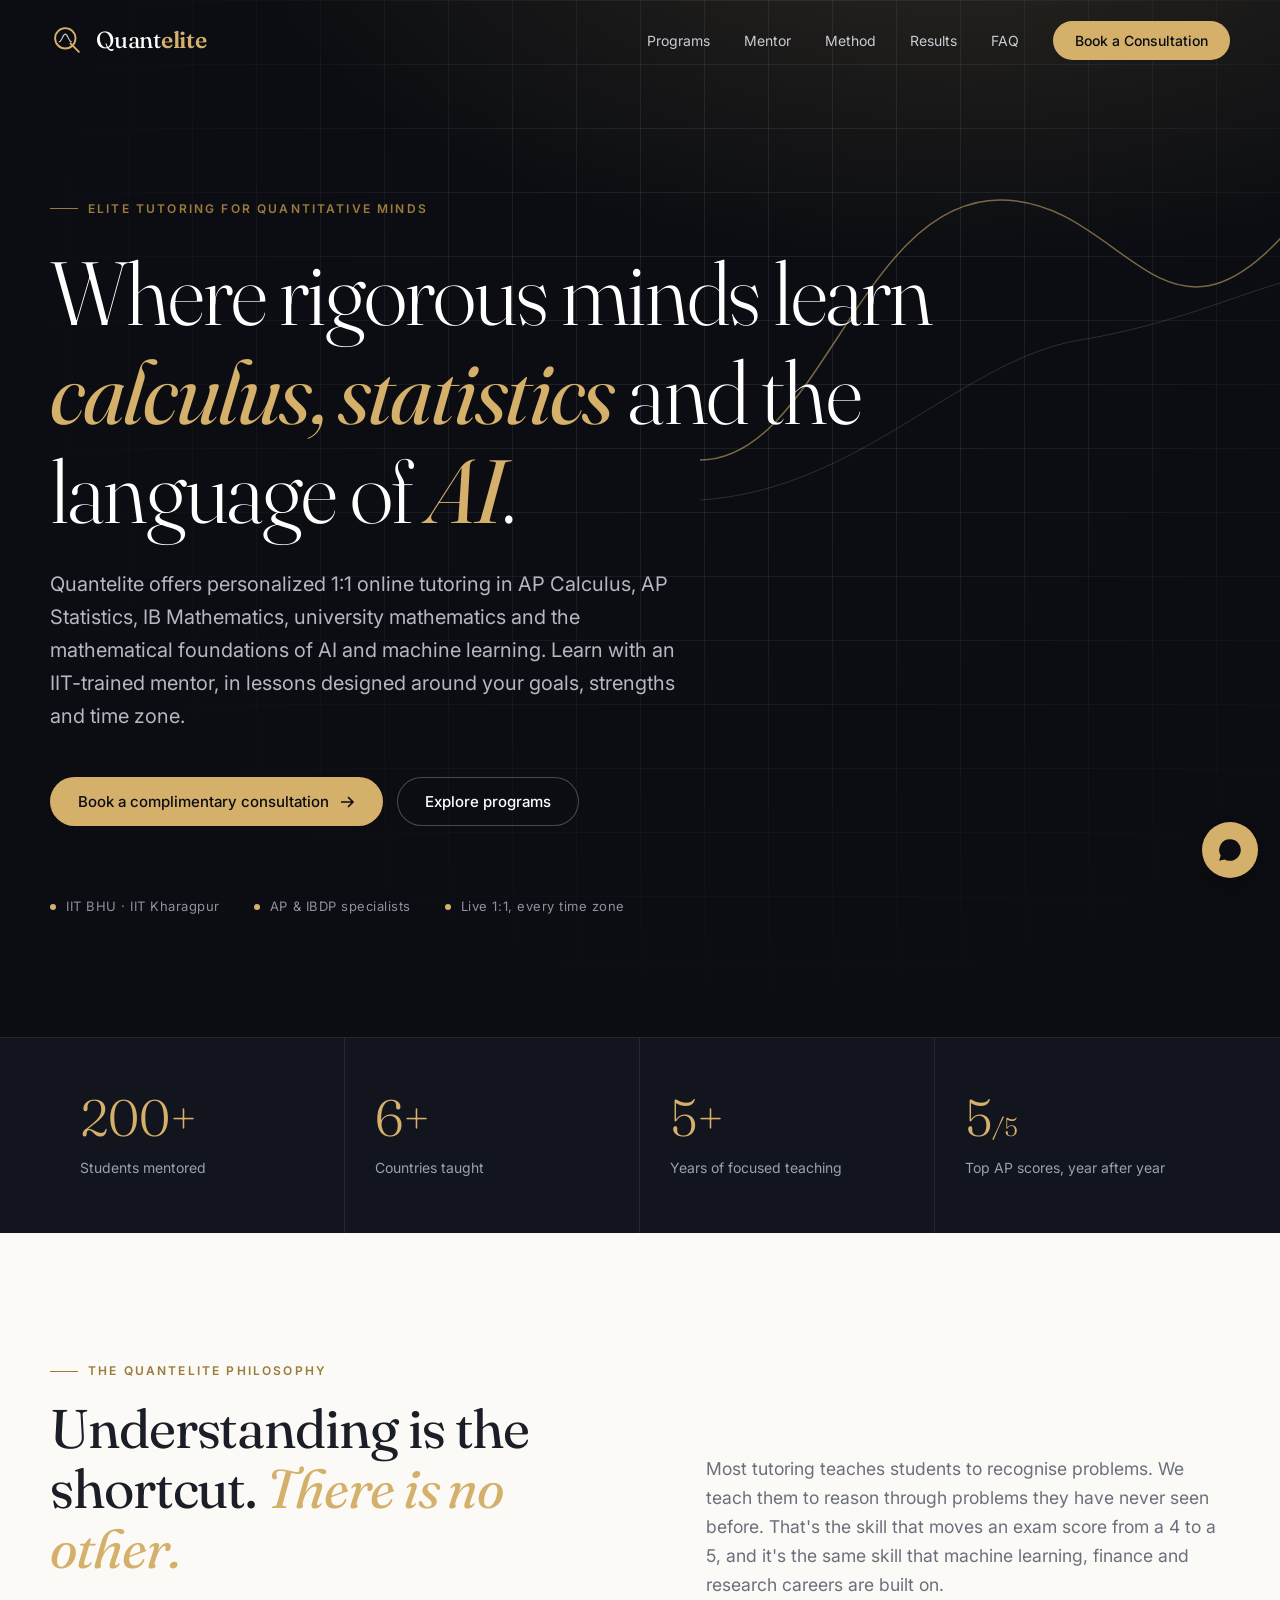
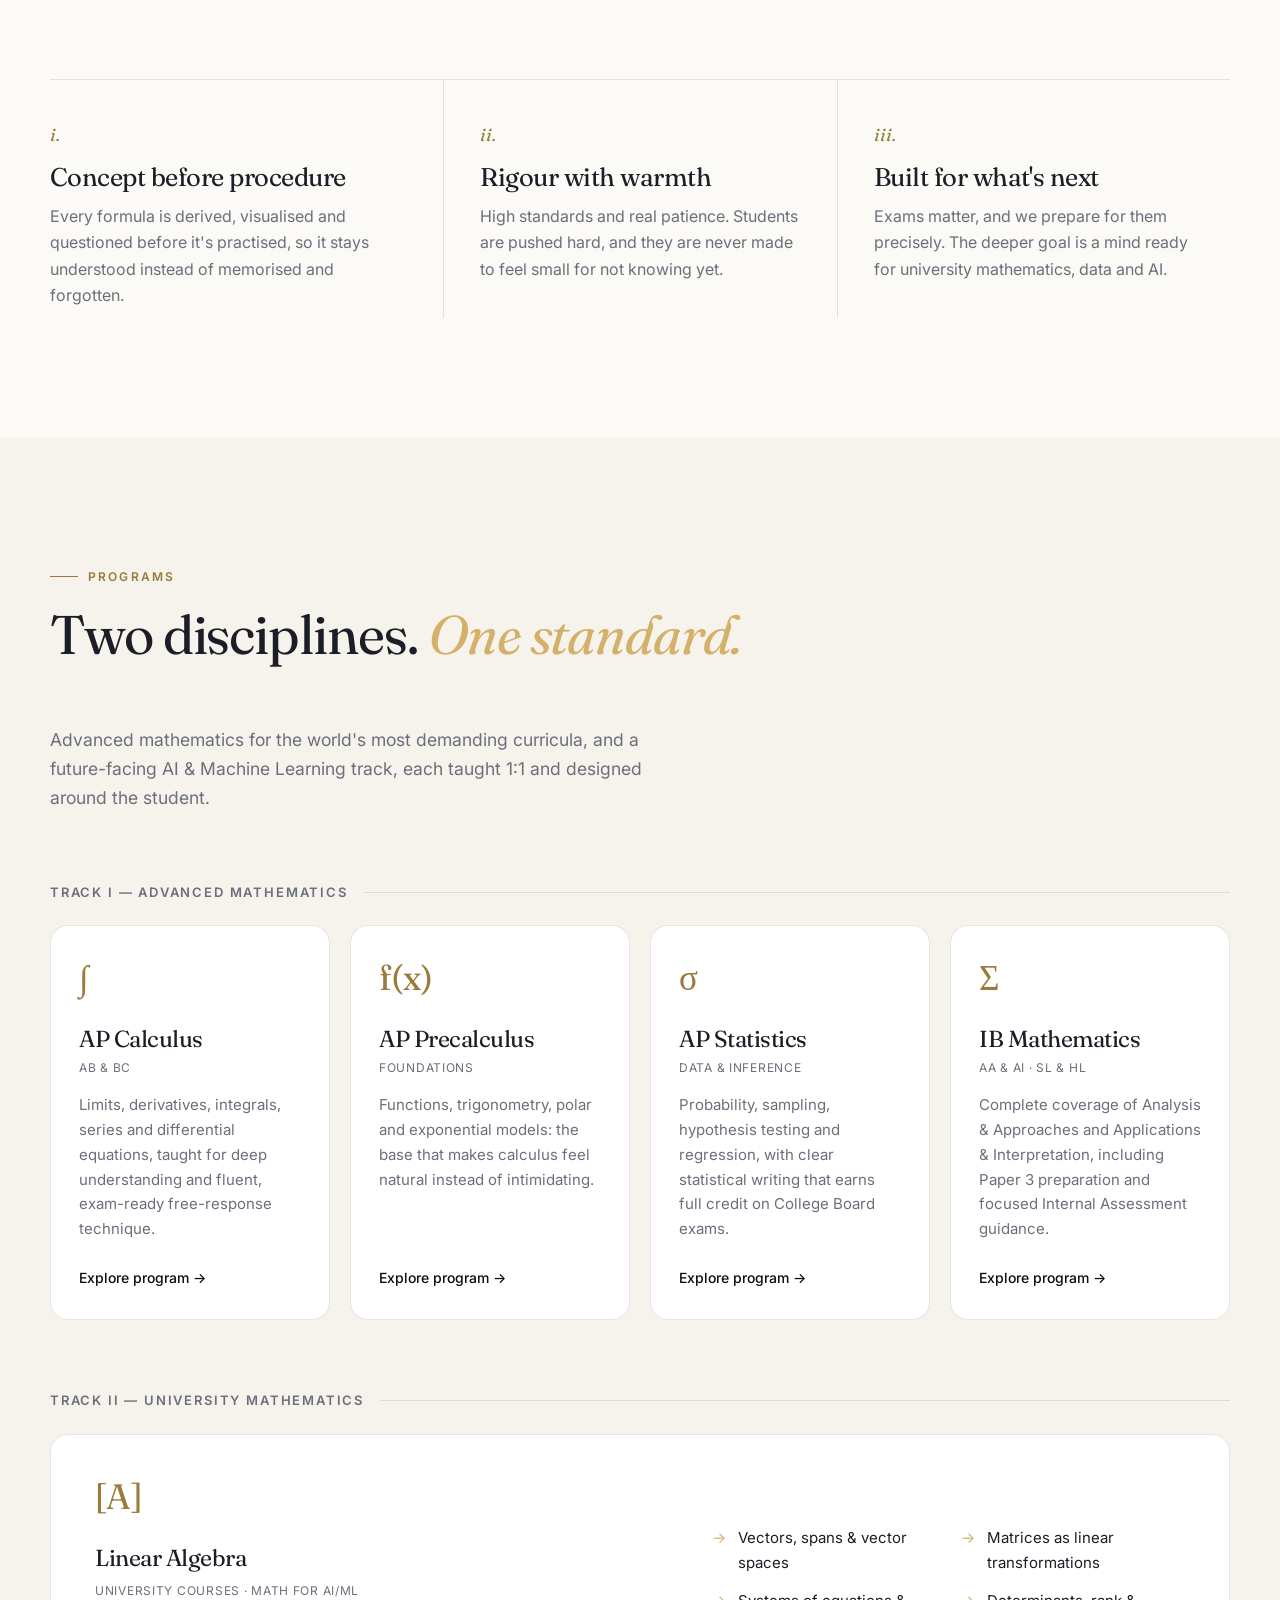
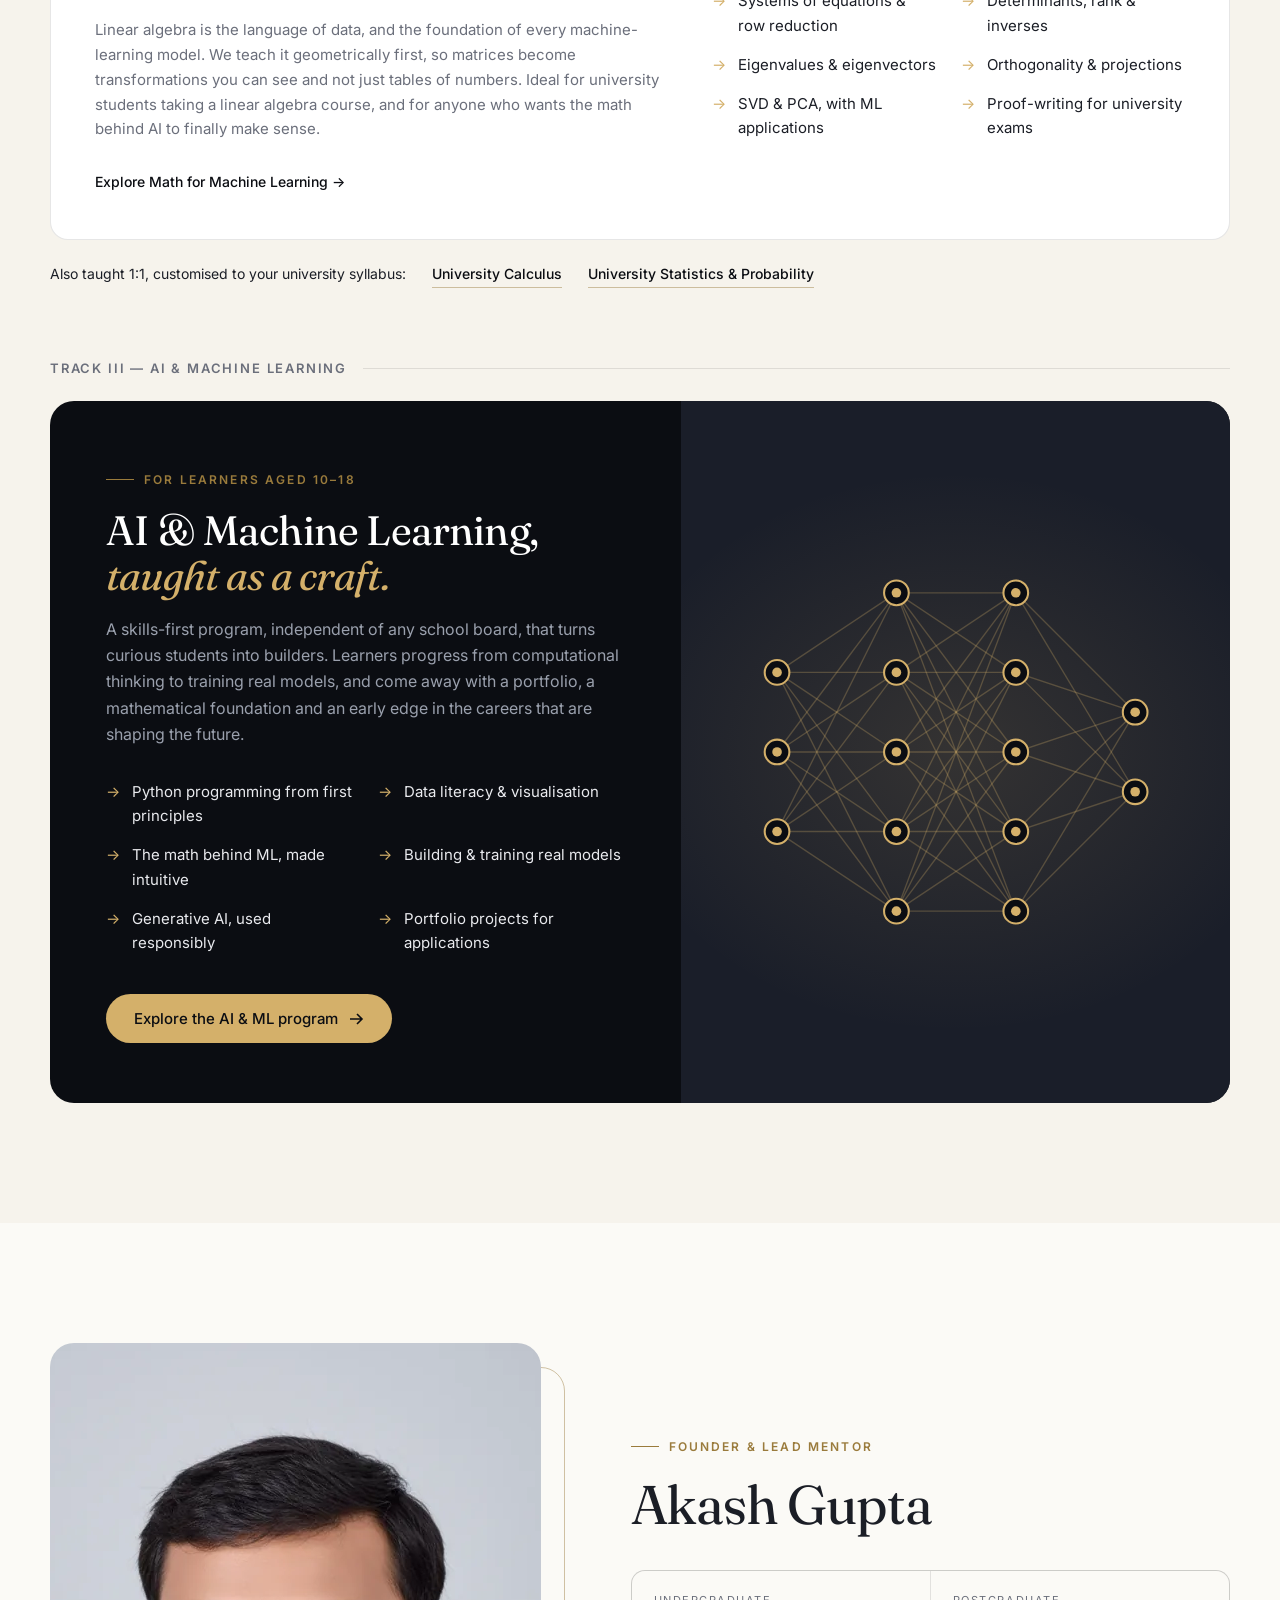
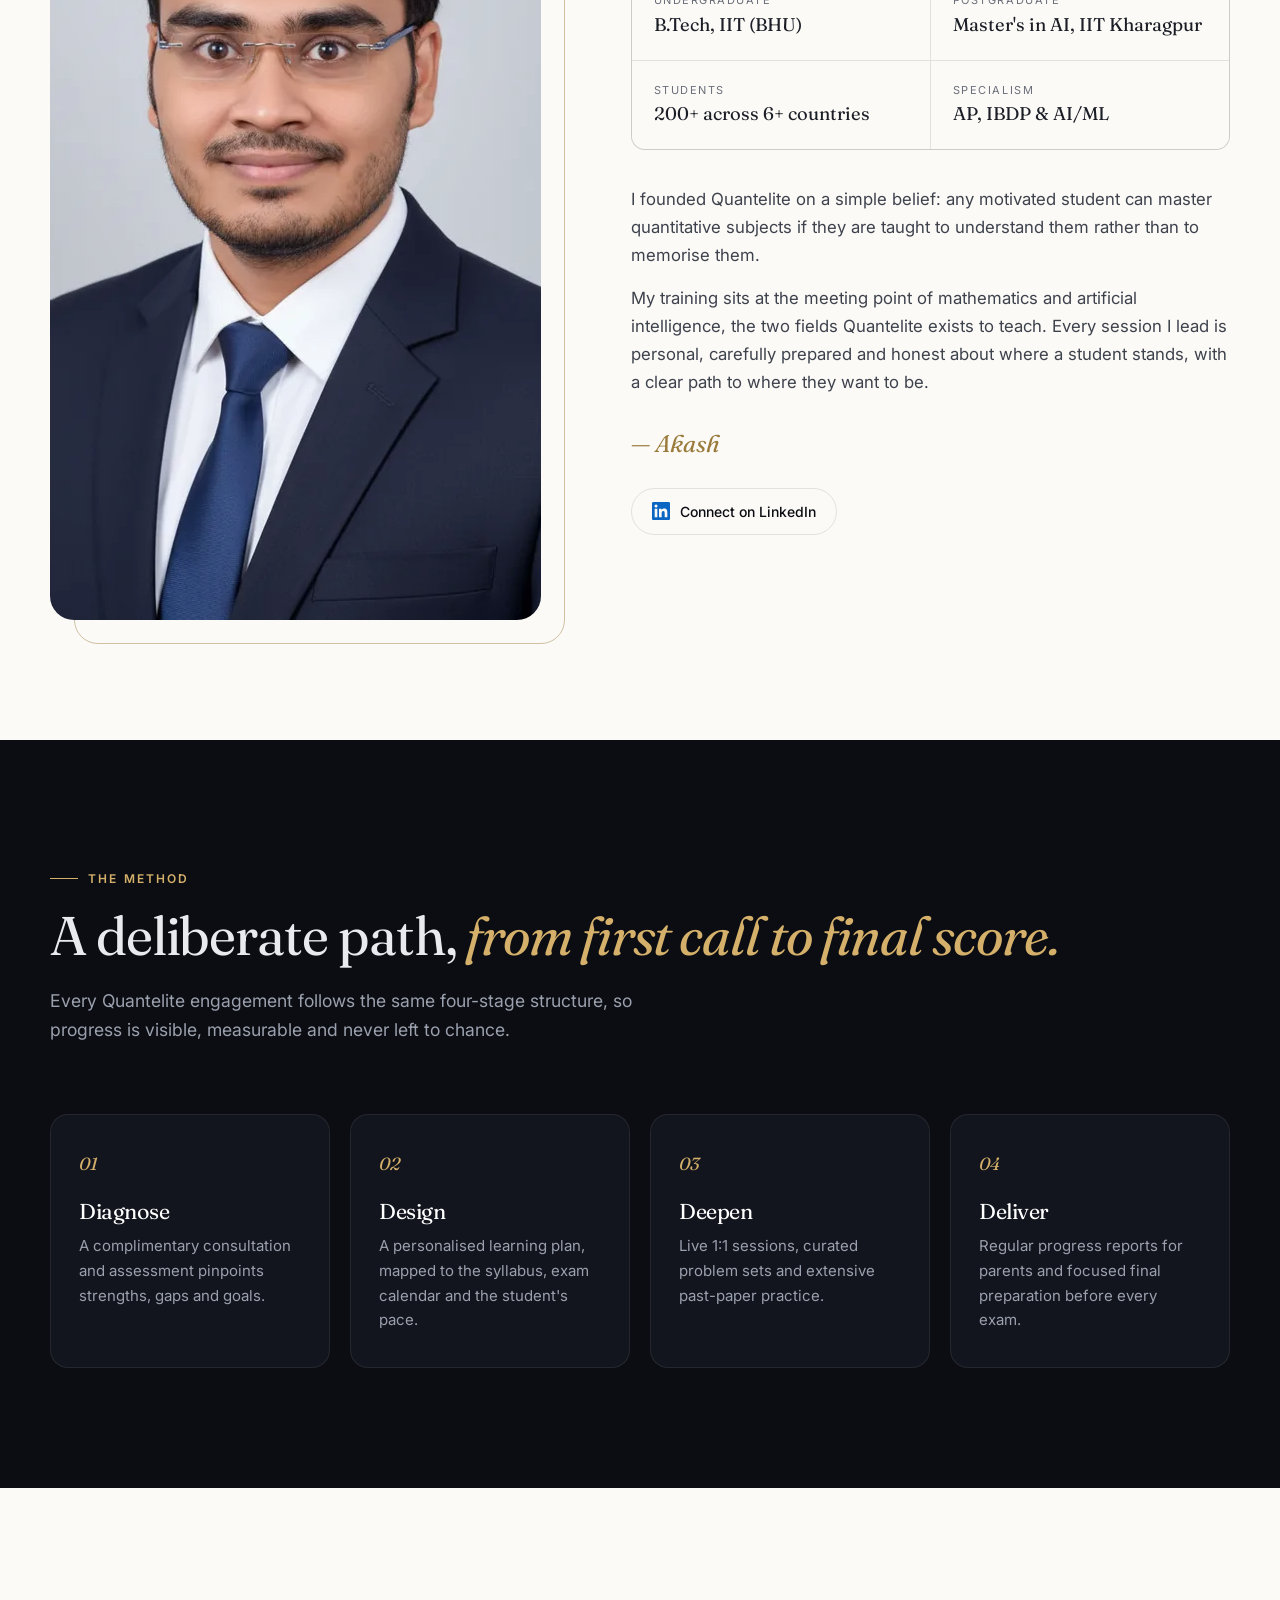
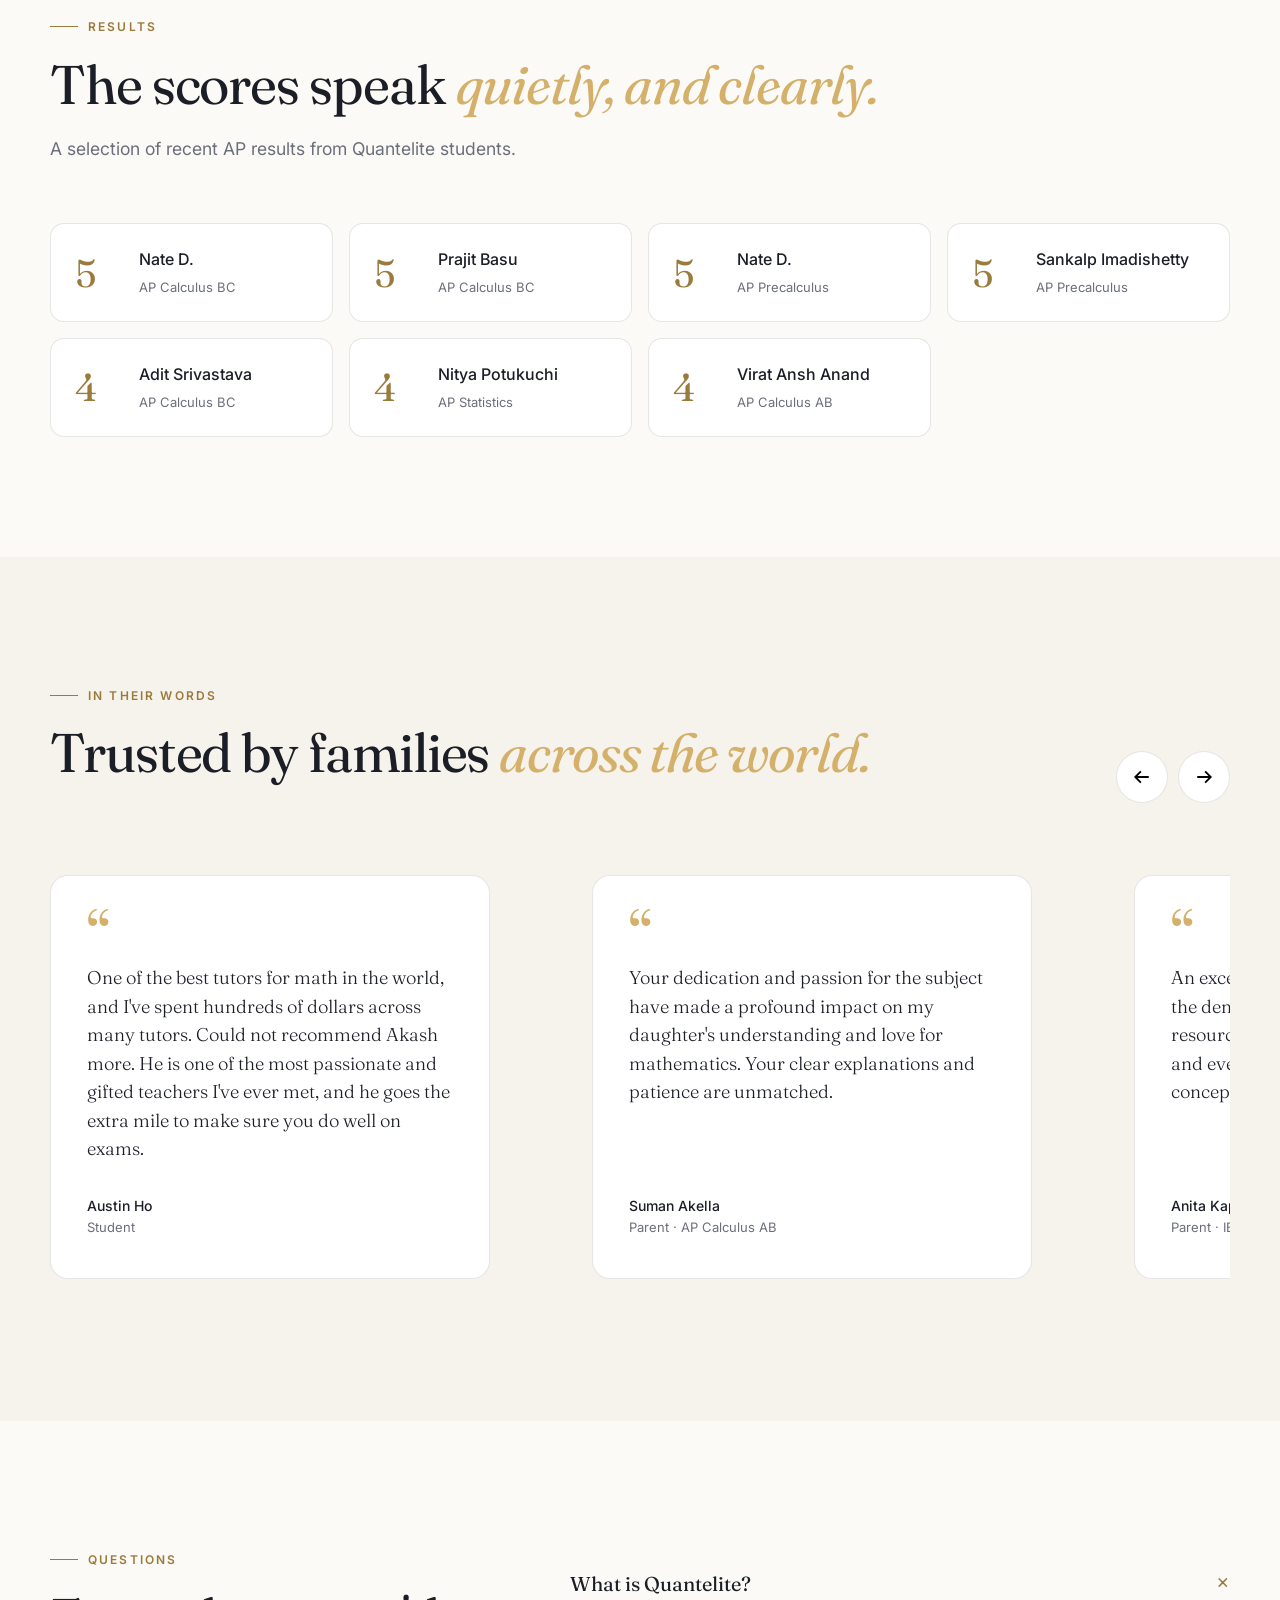
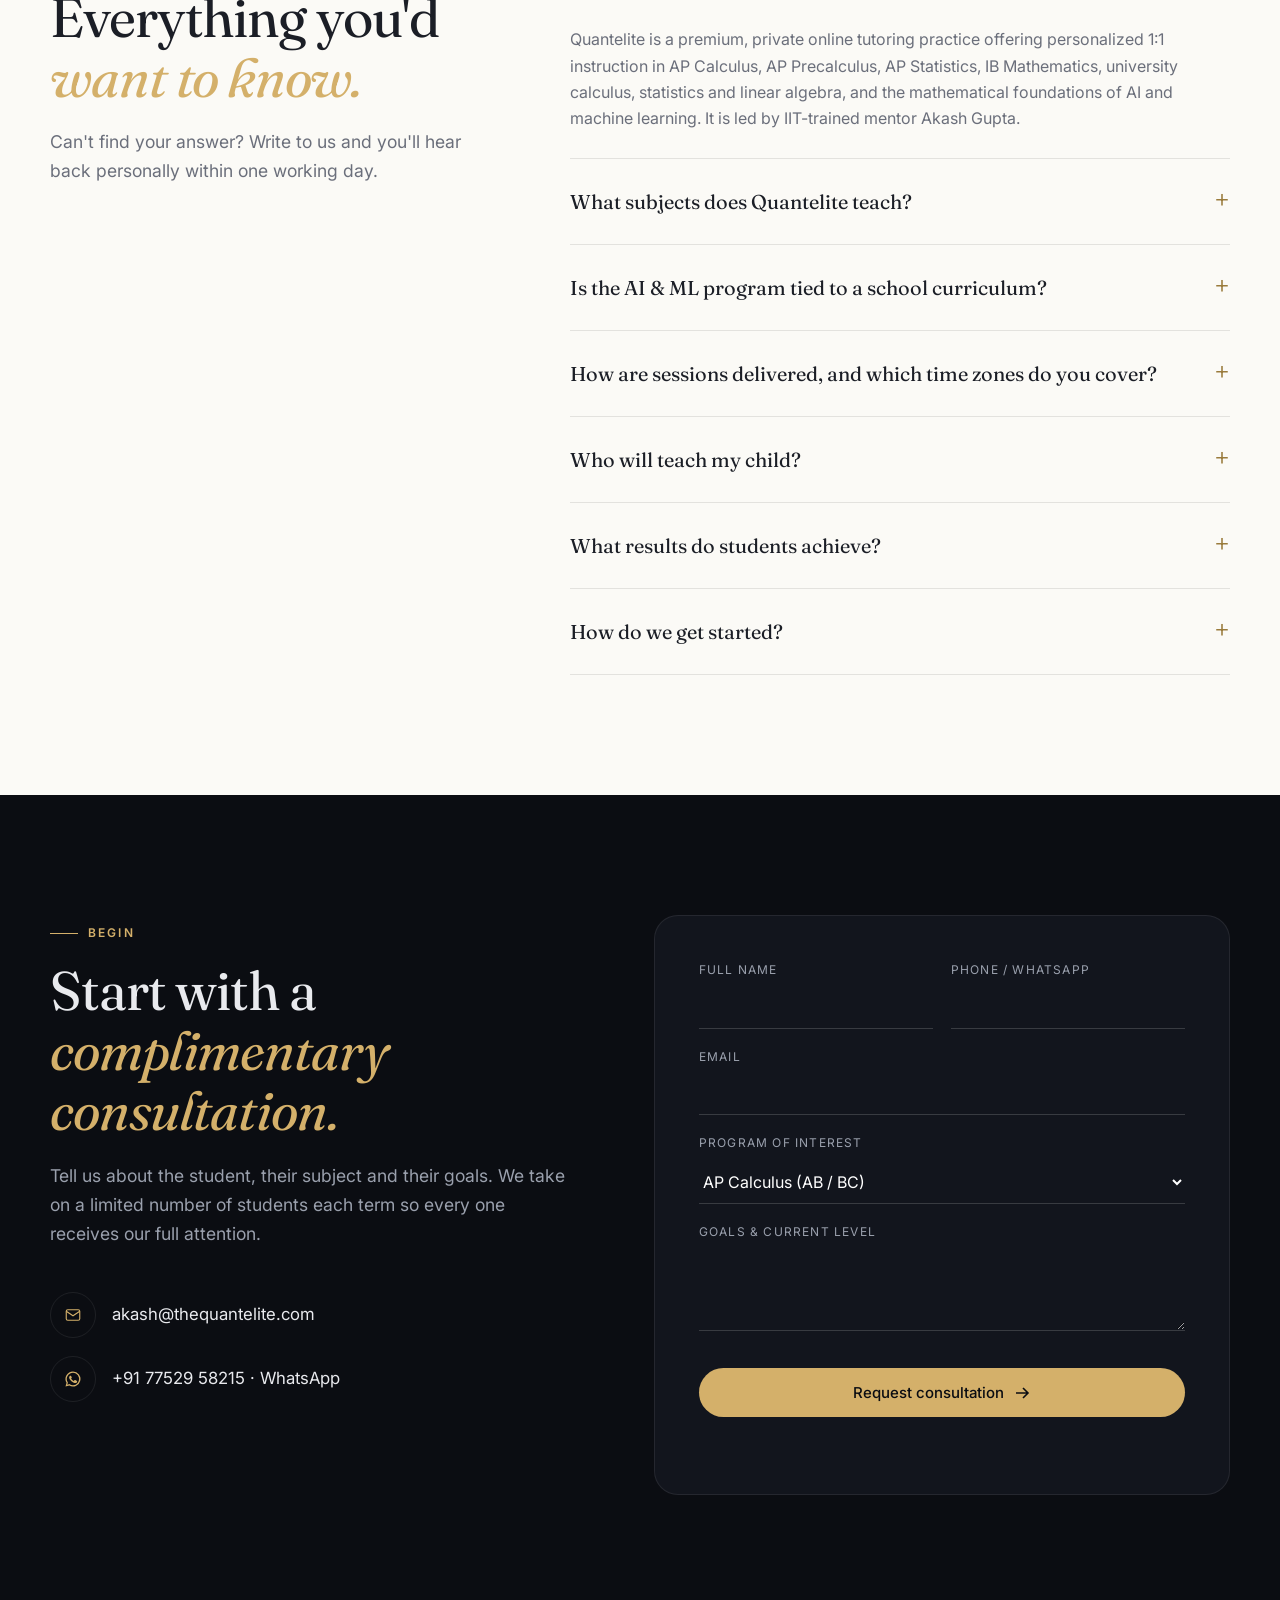
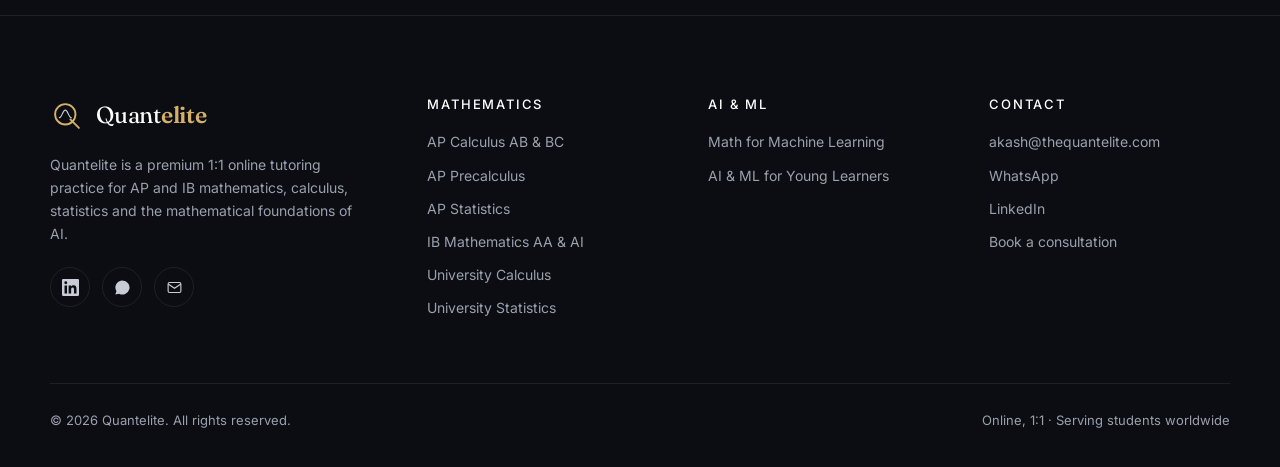
<file: index.html>
<!DOCTYPE html>
<html lang="en">
<head>
    <meta charset="UTF-8" />
    <meta name="viewport" content="width=device-width, initial-scale=1.0" />
    <title>Quantelite | 1:1 AP, IB Math &amp; Statistics Tutoring Online</title>
    <meta name="description" content="Personalized 1:1 online tutoring in AP Calculus, AP Statistics, IB Mathematics and the mathematics of AI. Learn with an IIT-trained mentor at Quantelite.">
    <meta name="author" content="Quantelite">
    <meta name="robots" content="index, follow">
    <meta name="theme-color" content="#0b0d12">
    <link rel="canonical" href="https://thequantelite.com/">

    <!-- Open Graph / Social -->
    <meta property="og:type" content="website">
    <meta property="og:site_name" content="Quantelite">
    <meta property="og:locale" content="en_US">
    <meta property="og:url" content="https://thequantelite.com/">
    <meta property="og:title" content="Quantelite | Elite 1:1 Tutoring for Quantitative Minds">
    <meta property="og:description" content="Personalized 1:1 online tutoring in AP Calculus, AP Statistics, IB Mathematics and the mathematics of AI, with an IIT-trained mentor.">
    <meta property="og:image" content="https://thequantelite.com/og-image.jpg">
    <meta property="og:image:width" content="1200">
    <meta property="og:image:height" content="630">
    <meta property="og:image:alt" content="Quantelite: elite 1:1 tutoring for quantitative minds">
    <meta name="twitter:card" content="summary_large_image">
    <meta name="twitter:title" content="Quantelite | Elite 1:1 Tutoring for Quantitative Minds">
    <meta name="twitter:description" content="Personalized 1:1 online tutoring in AP Calculus, AP Statistics, IB Mathematics and the mathematics of AI, with an IIT-trained mentor.">
    <meta name="twitter:image" content="https://thequantelite.com/og-image.jpg">

    <link rel="icon" href="/favicon.svg" type="image/svg+xml">
    <link rel="apple-touch-icon" href="/logo.png">
    <link rel="preconnect" href="https://fonts.googleapis.com">
    <link rel="preconnect" href="https://fonts.gstatic.com" crossorigin>
    <link href="https://fonts.googleapis.com/css2?family=Fraunces:opsz,wght@9..144,300;9..144,400;9..144,600&family=Inter:wght@300;400;500;600&display=swap" rel="stylesheet">

    <!-- Structured data for search engines & AI answer engines -->
    <script type="application/ld+json">
    {
      "@context": "https://schema.org",
      "@graph": [
        {
          "@type": "EducationalOrganization",
          "@id": "https://thequantelite.com/#org",
          "name": "Quantelite",
          "url": "https://thequantelite.com/",
          "logo": "https://thequantelite.com/logo.png",
          "image": "https://thequantelite.com/og-image.jpg",
          "description": "Quantelite is a premium 1:1 online tutoring practice specializing in AP and IB Mathematics, calculus, statistics and the mathematical foundations of AI and machine learning.",
          "email": "akash@thequantelite.com",
          "telephone": "+91-7752958215",
          "areaServed": { "@type": "Place", "name": "Worldwide" },
          "founder": { "@id": "https://thequantelite.com/#mentor" },
          "contactPoint": { "@type": "ContactPoint", "contactType": "admissions", "email": "akash@thequantelite.com", "telephone": "+91-7752958215", "availableLanguage": "English" },
          "hasOfferCatalog": {
            "@type": "OfferCatalog",
            "name": "Quantelite Programs",
            "itemListElement": [
              { "@type": "Offer", "itemOffered": { "@type": "Service", "name": "AP Calculus AB & BC Tutoring", "url": "https://thequantelite.com/ap-calculus-tutoring" } },
              { "@type": "Offer", "itemOffered": { "@type": "Service", "name": "AP Precalculus Tutoring", "url": "https://thequantelite.com/ap-precalculus-tutoring" } },
              { "@type": "Offer", "itemOffered": { "@type": "Service", "name": "AP Statistics Tutoring", "url": "https://thequantelite.com/ap-statistics-tutoring" } },
              { "@type": "Offer", "itemOffered": { "@type": "Service", "name": "IB Mathematics AA & AI Tutoring (SL/HL)", "url": "https://thequantelite.com/ib-math-tutoring" } },
              { "@type": "Offer", "itemOffered": { "@type": "Service", "name": "University Calculus Tutoring", "url": "https://thequantelite.com/calculus-tutoring" } },
              { "@type": "Offer", "itemOffered": { "@type": "Service", "name": "University Statistics Tutoring", "url": "https://thequantelite.com/statistics-tutoring" } },
              { "@type": "Offer", "itemOffered": { "@type": "Service", "name": "Mathematics for Machine Learning & Linear Algebra Tutoring", "url": "https://thequantelite.com/math-for-machine-learning" } },
              { "@type": "Offer", "itemOffered": { "@type": "Service", "name": "AI & Machine Learning for Kids and Teens", "url": "https://thequantelite.com/ai-ml-for-kids" } }
            ]
          }
        },
        {
          "@type": "WebSite",
          "@id": "https://thequantelite.com/#website",
          "url": "https://thequantelite.com/",
          "name": "Quantelite",
          "publisher": { "@id": "https://thequantelite.com/#org" },
          "inLanguage": "en"
        },
        {
          "@type": "Person",
          "@id": "https://thequantelite.com/#mentor",
          "name": "Akash Gupta",
          "jobTitle": "Founder & Lead Mentor",
          "worksFor": { "@id": "https://thequantelite.com/#org" },
          "image": "https://thequantelite.com/akash-gupta.jpg",
          "sameAs": ["https://www.linkedin.com/in/akash-gupta-384ba789/"],
          "alumniOf": [
            { "@type": "CollegeOrUniversity", "name": "Indian Institute of Technology (BHU) Varanasi" },
            { "@type": "CollegeOrUniversity", "name": "Indian Institute of Technology Kharagpur" }
          ],
          "knowsAbout": ["Calculus", "Statistics", "Linear Algebra", "IB Mathematics", "Artificial Intelligence", "Machine Learning", "Python"]
        },
        {
          "@type": "FAQPage",
          "mainEntity": [
            { "@type": "Question", "name": "What is Quantelite?", "acceptedAnswer": { "@type": "Answer", "text": "Quantelite is a premium, private online tutoring practice offering personalized 1:1 instruction in AP Calculus, AP Precalculus, AP Statistics, IB Mathematics, university calculus, statistics and linear algebra, and the mathematical foundations of AI and machine learning. It is led by IIT-trained mentor Akash Gupta." } },
            { "@type": "Question", "name": "What subjects does Quantelite teach?", "acceptedAnswer": { "@type": "Answer", "text": "Quantelite offers 1:1 online tutoring in AP Calculus AB and BC, AP Precalculus, AP Statistics, IB Mathematics (Analysis & Approaches and Applications & Interpretation, at SL and HL), university-level calculus, statistics and linear algebra, mathematics for machine learning, and a skills-based AI & Machine Learning program for students aged roughly 10 to 18." } },
            { "@type": "Question", "name": "Is the AI & ML program tied to a school curriculum?", "acceptedAnswer": { "@type": "Answer", "text": "No. It is independent of any school board. It builds real, career-ready skills: computational thinking, Python, data literacy, the mathematics behind machine learning, and hands-on projects students can show in portfolios and university applications." } },
            { "@type": "Question", "name": "How are sessions delivered, and which time zones do you cover?", "acceptedAnswer": { "@type": "Answer", "text": "Every session is live, 1:1 and online, with a shared digital whiteboard, curated problem sets and regular progress reports for parents. Sessions are scheduled across North American, UK and European, Middle East and Asia-Pacific time zones." } },
            { "@type": "Question", "name": "Who will teach my child?", "acceptedAnswer": { "@type": "Answer", "text": "Sessions are led by founder Akash Gupta, a B.Tech graduate of IIT (BHU) with a Master's in Artificial Intelligence from IIT Kharagpur, who has mentored 200+ students across 6+ countries." } },
            { "@type": "Question", "name": "What results do students achieve?", "acceptedAnswer": { "@type": "Answer", "text": "Quantelite students have earned 5s and 4s on AP Calculus BC, AP Calculus AB, AP Precalculus and AP Statistics. Just as important, they leave with lasting understanding and confidence." } },
            { "@type": "Question", "name": "How do we get started?", "acceptedAnswer": { "@type": "Answer", "text": "Book a complimentary consultation using the form below or on WhatsApp. We assess the student's current level and goals, then design a personalised learning plan before the first session." } }
          ]
        }
      ]
    }
    </script>

    <link rel="stylesheet" href="/styles.css">
</head>
<body>

<header class="nav" id="nav">
    <div class="wrap nav-inner">
        <a class="logo" href="#top" aria-label="Quantelite home">
            <svg viewBox="0 0 40 40" fill="none" aria-hidden="true">
                <circle cx="18" cy="18" r="12" stroke="#d4b06a" stroke-width="2.2"/>
                <path d="M24 24 L34 34" stroke="#d4b06a" stroke-width="2.2" stroke-linecap="round"/>
                <path d="M11 22 C14 22 15 13 18 13 S22 22 25 22" stroke="#fff" stroke-width="1.4" stroke-linecap="round" opacity=".8"/>
            </svg>
            <span>Quant<b>elite</b></span>
        </a>
        <button class="menu-btn" id="menuBtn" aria-label="Open menu" aria-expanded="false">
            <svg viewBox="0 0 24 24" fill="none" stroke="currentColor" stroke-width="1.6"><path d="M4 7h16M4 12h16M4 17h16"/></svg>
        </button>
        <nav aria-label="Primary">
            <ul class="nav-links" id="navLinks">
                <li><a href="#programs">Programs</a></li>
                <li><a href="#mentor">Mentor</a></li>
                <li><a href="#method">Method</a></li>
                <li><a href="#results">Results</a></li>
                <li><a href="#faq">FAQ</a></li>
                <li><a class="btn btn-gold" href="#contact">Book a Consultation</a></li>
            </ul>
        </nav>
    </div>
</header>

<main id="top">

<!-- HERO -->
<section class="hero">
    <div class="hero-grid"></div>
    <svg class="hero-curve" viewBox="0 0 640 400" fill="none" aria-hidden="true">
        <path d="M0 340 C120 340 160 80 300 80 S470 300 640 40" stroke="#d4b06a" stroke-width="1.5"/>
        <path d="M0 380 C160 370 260 240 380 220 S560 160 640 150" stroke="#ffffff" stroke-opacity=".25" stroke-width="1"/>
    </svg>
    <div class="wrap">
        <span class="eyebrow reveal">Elite tutoring for quantitative minds</span>
        <h1 class="reveal d1">Where rigorous minds learn <em>calculus, statistics</em> and the language of <em>AI</em>.</h1>
        <p class="hero-sub reveal d2">Quantelite offers personalized 1:1 online tutoring in AP Calculus, AP Statistics, IB Mathematics, university mathematics and the mathematical foundations of AI and machine learning. Learn with an IIT-trained mentor, in lessons designed around your goals, strengths and time zone.</p>
        <div class="hero-ctas reveal d3">
            <a href="#contact" class="btn btn-gold">Book a complimentary consultation
                <svg viewBox="0 0 16 16" fill="none" stroke="currentColor" stroke-width="1.6"><path d="M2 8h12M9 3l5 5-5 5"/></svg>
            </a>
            <a href="#programs" class="btn btn-ghost">Explore programs</a>
        </div>
        <div class="hero-meta reveal d3">
            <span>IIT BHU &middot; IIT Kharagpur</span>
            <span>AP &amp; IBDP specialists</span>
            <span>Live 1:1, every time zone</span>
        </div>
    </div>
</section>

<!-- STATS -->
<section class="stats" aria-label="Quantelite at a glance">
    <div class="wrap stats-row">
        <div class="stat reveal"><div class="stat-num"><span class="counter" data-target="200">0</span>+</div><p>Students mentored</p></div>
        <div class="stat reveal d1"><div class="stat-num"><span class="counter" data-target="6">0</span>+</div><p>Countries taught</p></div>
        <div class="stat reveal d2"><div class="stat-num"><span class="counter" data-target="5">0</span>+</div><p>Years of focused teaching</p></div>
        <div class="stat reveal d3"><div class="stat-num">5<span style="font-size:.5em">/5</span></div><p>Top AP scores, year after year</p></div>
    </div>
</section>

<!-- PHILOSOPHY -->
<section id="philosophy">
    <div class="wrap">
        <div class="philosophy-grid">
            <div>
                <span class="eyebrow reveal">The Quantelite philosophy</span>
                <h2 class="section-title reveal d1">Understanding is the shortcut. <em class="gold">There is no other.</em></h2>
            </div>
            <p class="section-lead reveal d2">Most tutoring teaches students to recognise problems. We teach them to reason through problems they have never seen before. That's the skill that moves an exam score from a 4 to a 5, and it's the same skill that machine learning, finance and research careers are built on.</p>
        </div>
        <div class="pillars">
            <div class="pillar reveal"><span class="pillar-num">i.</span><h3>Concept before procedure</h3><p>Every formula is derived, visualised and questioned before it's practised, so it stays understood instead of memorised and forgotten.</p></div>
            <div class="pillar reveal d1"><span class="pillar-num">ii.</span><h3>Rigour with warmth</h3><p>High standards and real patience. Students are pushed hard, and they are never made to feel small for not knowing yet.</p></div>
            <div class="pillar reveal d2"><span class="pillar-num">iii.</span><h3>Built for what's next</h3><p>Exams matter, and we prepare for them precisely. The deeper goal is a mind ready for university mathematics, data and AI.</p></div>
        </div>
    </div>
</section>

<!-- PROGRAMS -->
<section id="programs" class="programs">
    <div class="wrap">
        <div class="programs-head">
            <div>
                <span class="eyebrow reveal">Programs</span>
                <h2 class="section-title reveal d1">Two disciplines. <em class="gold">One standard.</em></h2>
            </div>
            <p class="section-lead reveal d2">Advanced mathematics for the world's most demanding curricula, and a future-facing AI &amp; Machine Learning track, each taught 1:1 and designed around the student.</p>
        </div>

        <div class="track-label reveal">Track I &mdash; Advanced Mathematics</div>
        <div class="cards">
            <article class="card reveal">
                <div class="card-sym">&int;</div>
                <h3><a href="/ap-calculus-tutoring" class="card-title">AP Calculus</a></h3>
                <span class="tag">AB &amp; BC</span>
                <p>Limits, derivatives, integrals, series and differential equations, taught for deep understanding and fluent, exam-ready free-response technique.</p>
                <a href="/ap-calculus-tutoring" class="card-link">Explore program &rarr;</a>
            </article>
            <article class="card reveal d1">
                <div class="card-sym">f(x)</div>
                <h3><a href="/ap-precalculus-tutoring" class="card-title">AP Precalculus</a></h3>
                <span class="tag">Foundations</span>
                <p>Functions, trigonometry, polar and exponential models: the base that makes calculus feel natural instead of intimidating.</p>
                <a href="/ap-precalculus-tutoring" class="card-link">Explore program &rarr;</a>
            </article>
            <article class="card reveal d2">
                <div class="card-sym">&sigma;</div>
                <h3><a href="/ap-statistics-tutoring" class="card-title">AP Statistics</a></h3>
                <span class="tag">Data &amp; Inference</span>
                <p>Probability, sampling, hypothesis testing and regression, with clear statistical writing that earns full credit on College Board exams.</p>
                <a href="/ap-statistics-tutoring" class="card-link">Explore program &rarr;</a>
            </article>
            <article class="card reveal d3">
                <div class="card-sym">&Sigma;</div>
                <h3><a href="/ib-math-tutoring" class="card-title">IB Mathematics</a></h3>
                <span class="tag">AA &amp; AI &middot; SL &amp; HL</span>
                <p>Complete coverage of Analysis &amp; Approaches and Applications &amp; Interpretation, including Paper 3 preparation and focused Internal Assessment guidance.</p>
                <a href="/ib-math-tutoring" class="card-link">Explore program &rarr;</a>
            </article>
        </div>

        <div class="track-label reveal">Track II &mdash; University Mathematics</div>
        <article class="card card-wide reveal">
            <div>
                <div class="card-sym">[A]</div>
                <h3>Linear Algebra</h3>
                <span class="tag">University courses &middot; Math for AI/ML</span>
                <p>Linear algebra is the language of data, and the foundation of every machine-learning model. We teach it geometrically first, so matrices become transformations you can see and not just tables of numbers. Ideal for university students taking a linear algebra course, and for anyone who wants the math behind AI to finally make sense.</p>
                <a href="/math-for-machine-learning" class="card-link">Explore Math for Machine Learning &rarr;</a>
            </div>
            <ul class="ai-list wide-list">
                <li>Vectors, spans &amp; vector spaces</li>
                <li>Matrices as linear transformations</li>
                <li>Systems of equations &amp; row reduction</li>
                <li>Determinants, rank &amp; inverses</li>
                <li>Eigenvalues &amp; eigenvectors</li>
                <li>Orthogonality &amp; projections</li>
                <li>SVD &amp; PCA, with ML applications</li>
                <li>Proof-writing for university exams</li>
            </ul>
        </article>
        <p class="program-links reveal">Also taught 1:1, customised to your university syllabus:
            <a href="/calculus-tutoring">University Calculus</a>
            <a href="/statistics-tutoring">University Statistics &amp; Probability</a>
        </p>

        <div class="track-label reveal">Track III &mdash; AI &amp; Machine Learning</div>
        <div class="ai-feature reveal">
            <div class="ai-copy">
                <span class="eyebrow">For learners aged 10&ndash;18</span>
                <h3>AI &amp; Machine Learning, <em class="gold">taught as a craft.</em></h3>
                <p>A skills-first program, independent of any school board, that turns curious students into builders. Learners progress from computational thinking to training real models, and come away with a portfolio, a mathematical foundation and an early edge in the careers that are shaping the future.</p>
                <ul class="ai-list">
                    <li>Python programming from first principles</li>
                    <li>Data literacy &amp; visualisation</li>
                    <li>The math behind ML, made intuitive</li>
                    <li>Building &amp; training real models</li>
                    <li>Generative AI, used responsibly</li>
                    <li>Portfolio projects for applications</li>
                </ul>
                <a href="/ai-ml-for-kids" class="btn btn-gold">Explore the AI &amp; ML program
                    <svg viewBox="0 0 16 16" fill="none" stroke="currentColor" stroke-width="1.6"><path d="M2 8h12M9 3l5 5-5 5"/></svg>
                </a>
            </div>
            <div class="ai-visual" aria-hidden="true">
                <svg viewBox="0 0 400 380" preserveAspectRatio="xMidYMid meet">
                    <g class="edges"></g>
                    <g class="nodes"></g>
                </svg>
            </div>
        </div>
    </div>
</section>

<!-- MENTOR -->
<section id="mentor">
    <div class="wrap mentor-grid">
        <div class="portrait reveal">
            <picture>
                <source srcset="/akash-gupta.webp" type="image/webp">
                <img src="/akash-gupta.jpg" alt="Akash Gupta, founder and lead mentor of Quantelite" loading="lazy" decoding="async" width="640" height="877">
            </picture>
        </div>
        <div class="mentor-copy">
            <span class="eyebrow reveal">Founder &amp; lead mentor</span>
            <h2 class="section-title reveal d1">Akash Gupta</h2>
            <div class="creds reveal d2">
                <div><small>Undergraduate</small><strong>B.Tech, IIT (BHU)</strong></div>
                <div><small>Postgraduate</small><strong>Master's in AI, IIT Kharagpur</strong></div>
                <div><small>Students</small><strong>200+ across 6+ countries</strong></div>
                <div><small>Specialism</small><strong>AP, IBDP &amp; AI/ML</strong></div>
            </div>
            <p class="reveal">I founded Quantelite on a simple belief: any motivated student can master quantitative subjects if they are taught to understand them rather than to memorise them.</p>
            <p class="reveal">My training sits at the meeting point of mathematics and artificial intelligence, the two fields Quantelite exists to teach. Every session I lead is personal, carefully prepared and honest about where a student stands, with a clear path to where they want to be.</p>
            <div class="signature reveal">&mdash; Akash</div>
            <a class="li-link reveal" href="https://www.linkedin.com/in/akash-gupta-384ba789/" target="_blank" rel="noopener me">
                <svg viewBox="0 0 24 24" fill="currentColor" aria-hidden="true"><path d="M20.45 20.45h-3.55v-5.57c0-1.33-.03-3.04-1.85-3.04-1.85 0-2.14 1.45-2.14 2.94v5.67H9.35V9h3.41v1.56h.05c.48-.9 1.64-1.85 3.37-1.85 3.6 0 4.27 2.37 4.27 5.46v6.28ZM5.34 7.43a2.06 2.06 0 1 1 0-4.12 2.06 2.06 0 0 1 0 4.12ZM7.12 20.45H3.56V9h3.56v11.45ZM22.22 0H1.77C.79 0 0 .77 0 1.73v20.54C0 23.23.79 24 1.77 24h20.45c.98 0 1.78-.77 1.78-1.73V1.73C24 .77 23.2 0 22.22 0Z"/></svg>
                Connect on LinkedIn
            </a>
        </div>
    </div>
</section>

<!-- METHOD -->
<section id="method" class="dark">
    <div class="wrap">
        <span class="eyebrow reveal">The method</span>
        <h2 class="section-title reveal d1">A deliberate path, <em class="gold">from first call to final score.</em></h2>
        <p class="section-lead reveal d2">Every Quantelite engagement follows the same four-stage structure, so progress is visible, measurable and never left to chance.</p>
        <div class="steps">
            <div class="step reveal"><h3>Diagnose</h3><p>A complimentary consultation and assessment pinpoints strengths, gaps and goals.</p></div>
            <div class="step reveal d1"><h3>Design</h3><p>A personalised learning plan, mapped to the syllabus, exam calendar and the student's pace.</p></div>
            <div class="step reveal d2"><h3>Deepen</h3><p>Live 1:1 sessions, curated problem sets and extensive past-paper practice.</p></div>
            <div class="step reveal d3"><h3>Deliver</h3><p>Regular progress reports for parents and focused final preparation before every exam.</p></div>
        </div>
    </div>
</section>

<!-- RESULTS -->
<section id="results">
    <div class="wrap">
        <span class="eyebrow reveal">Results</span>
        <h2 class="section-title reveal d1">The scores speak <em class="gold">quietly, and clearly.</em></h2>
        <p class="section-lead reveal d2">A selection of recent AP results from Quantelite students.</p>
        <div class="results-grid">
            <div class="result reveal"><span class="score">5</span><div><strong>Nate D.</strong><small>AP Calculus BC</small></div></div>
            <div class="result reveal d1"><span class="score">5</span><div><strong>Prajit Basu</strong><small>AP Calculus BC</small></div></div>
            <div class="result reveal d2"><span class="score">5</span><div><strong>Nate D.</strong><small>AP Precalculus</small></div></div>
            <div class="result reveal"><span class="score">5</span><div><strong>Sankalp Imadishetty</strong><small>AP Precalculus</small></div></div>
            <div class="result reveal d1"><span class="score">4</span><div><strong>Adit Srivastava</strong><small>AP Calculus BC</small></div></div>
            <div class="result reveal d2"><span class="score">4</span><div><strong>Nitya Potukuchi</strong><small>AP Statistics</small></div></div>
            <div class="result reveal"><span class="score">4</span><div><strong>Virat Ansh Anand</strong><small>AP Calculus AB</small></div></div>
        </div>
    </div>
</section>

<!-- TESTIMONIALS -->
<section id="testimonials" class="testimonials">
    <div class="wrap">
        <div class="t-head">
            <div>
                <span class="eyebrow reveal">In their words</span>
                <h2 class="section-title reveal d1">Trusted by families <em class="gold">across the world.</em></h2>
            </div>
            <div class="t-controls reveal">
                <button type="button" id="tPrev" aria-label="Previous testimonial"><svg viewBox="0 0 16 16" fill="none" stroke="currentColor" stroke-width="1.6"><path d="M14 8H2M7 3L2 8l5 5"/></svg></button>
                <button type="button" id="tNext" aria-label="Next testimonial"><svg viewBox="0 0 16 16" fill="none" stroke="currentColor" stroke-width="1.6"><path d="M2 8h12M9 3l5 5-5 5"/></svg></button>
            </div>
        </div>
        <div class="t-track" id="tTrack">
            <figure class="t-card"><div class="quote-mark">&ldquo;</div><blockquote>One of the best tutors for math in the world, and I've spent hundreds of dollars across many tutors. Could not recommend Akash more. He is one of the most passionate and gifted teachers I've ever met, and he goes the extra mile to make sure you do well on exams.</blockquote><cite>Austin Ho<span>Student</span></cite></figure>
            <figure class="t-card"><div class="quote-mark">&ldquo;</div><blockquote>Your dedication and passion for the subject have made a profound impact on my daughter's understanding and love for mathematics. Your clear explanations and patience are unmatched.</blockquote><cite>Suman Akella<span>Parent &middot; AP Calculus AB</span></cite></figure>
            <figure class="t-card"><div class="quote-mark">&ldquo;</div><blockquote>An excellent teacher, very knowledgeable of the demands of the IB curriculum. His resources for online teaching make it easy and even enjoyable to learn difficult concepts. Very patient and understanding.</blockquote><cite>Anita Kapoor<span>Parent &middot; IB Math HL</span></cite></figure>
            <figure class="t-card"><div class="quote-mark">&ldquo;</div><blockquote>My son improved his scores studying under Akash. He gained real confidence in a tough subject like calculus.</blockquote><cite>Anand Rajarethinam<span>Parent &middot; Calculus</span></cite></figure>
            <figure class="t-card"><div class="quote-mark">&ldquo;</div><blockquote>A passionate, knowledgeable, experienced and dedicated teacher. He follows up and reports progress. He truly cares for his students and makes a huge impact.</blockquote><cite>Rohit Behl<span>Parent &middot; Grade 12 Data Management &amp; SAT</span></cite></figure>
            <figure class="t-card"><div class="quote-mark">&ldquo;</div><blockquote>He explained concepts in a way that made them easy to understand and even made math interesting. Thanks to his guidance, I feel much more confident in math now.</blockquote><cite>Savini N Khongrymai<span>Student</span></cite></figure>
            <figure class="t-card"><div class="quote-mark">&ldquo;</div><blockquote>Your patience, encouragement and dedication have made all the difference in my son's progress. Thank you for all the time and attention.</blockquote><cite>Deepika<span>Parent</span></cite></figure>
            <figure class="t-card"><div class="quote-mark">&ldquo;</div><blockquote>His patient ways and thorough subject knowledge helped my son gain interest in maths. I still remember my son saying, "I wish I had Akash as my teacher for years."</blockquote><cite>Archana Joshi<span>Parent</span></cite></figure>
            <figure class="t-card"><div class="quote-mark">&ldquo;</div><blockquote>He went above and beyond to support, even outside regular tutoring hours, and provided extra resources like practice problems.</blockquote><cite>Preeti Choudhary<span>Parent</span></cite></figure>
        </div>
    </div>
</section>

<!-- FAQ (GEO: direct, quotable answers) -->
<section id="faq" class="faq">
    <div class="wrap faq-grid">
        <div>
            <span class="eyebrow reveal">Questions</span>
            <h2 class="section-title reveal d1">Everything you'd <em class="gold">want to know.</em></h2>
            <p class="section-lead reveal d2">Can't find your answer? Write to us and you'll hear back personally within one working day.</p>
        </div>
        <div class="reveal">
            <details open><summary>What is Quantelite?</summary><p>Quantelite is a premium, private online tutoring practice offering personalized 1:1 instruction in AP Calculus, AP Precalculus, AP Statistics, IB Mathematics, university calculus, statistics and linear algebra, and the mathematical foundations of AI and machine learning. It is led by IIT-trained mentor Akash Gupta.</p></details>
            <details><summary>What subjects does Quantelite teach?</summary><p>Quantelite offers 1:1 online tutoring in <a href="/ap-calculus-tutoring">AP Calculus AB and BC</a>, <a href="/ap-precalculus-tutoring">AP Precalculus</a>, <a href="/ap-statistics-tutoring">AP Statistics</a>, <a href="/ib-math-tutoring">IB Mathematics</a> (Analysis &amp; Approaches and Applications &amp; Interpretation, at SL and HL), university-level <a href="/calculus-tutoring">calculus</a>, <a href="/statistics-tutoring">statistics</a> and linear algebra, <a href="/math-for-machine-learning">mathematics for machine learning</a>, and a skills-based <a href="/ai-ml-for-kids">AI &amp; Machine Learning program</a> for students aged roughly 10 to 18.</p></details>
            <details><summary>Is the AI &amp; ML program tied to a school curriculum?</summary><p>No. It is independent of any school board. It builds real, career-ready skills: computational thinking, Python, data literacy, the mathematics behind machine learning, and hands-on projects students can show in portfolios and university applications.</p></details>
            <details><summary>How are sessions delivered, and which time zones do you cover?</summary><p>Every session is live, 1:1 and online, with a shared digital whiteboard, curated problem sets and regular progress reports for parents. Sessions are scheduled across North American, UK and European, Middle East and Asia-Pacific time zones.</p></details>
            <details><summary>Who will teach my child?</summary><p>Sessions are led by founder Akash Gupta, a B.Tech graduate of IIT (BHU) with a Master's in Artificial Intelligence from IIT Kharagpur, who has mentored 200+ students across 6+ countries.</p></details>
            <details><summary>What results do students achieve?</summary><p>Quantelite students have earned 5s and 4s on AP Calculus BC, AP Calculus AB, AP Precalculus and AP Statistics. Just as important, they leave with lasting understanding and confidence.</p></details>
            <details><summary>How do we get started?</summary><p>Book a complimentary consultation using the form below or on WhatsApp. We assess the student's current level and goals, then design a personalised learning plan before the first session.</p></details>
        </div>
    </div>
</section>

<!-- CONTACT -->
<section id="contact" class="dark">
    <div class="wrap contact-grid">
        <div>
            <span class="eyebrow reveal">Begin</span>
            <h2 class="section-title reveal d1">Start with a <em class="gold">complimentary consultation.</em></h2>
            <p class="section-lead reveal d2">Tell us about the student, their subject and their goals. We take on a limited number of students each term so every one receives our full attention.</p>
            <div class="contact-points reveal d3">
                <a href="mailto:akash@thequantelite.com"><span class="ic"><svg viewBox="0 0 24 24" fill="none" stroke="currentColor" stroke-width="1.5"><rect x="3" y="5" width="18" height="14" rx="2"/><path d="m3 7 9 6 9-6"/></svg></span>akash@thequantelite.com</a>
                <a href="https://wa.me/917752958215" target="_blank" rel="noopener"><span class="ic"><svg viewBox="0 0 24 24" fill="currentColor"><path d="M12 2a10 10 0 0 0-8.6 15.1L2 22l5-1.3A10 10 0 1 0 12 2Zm0 18.2c-1.5 0-3-.4-4.3-1.2l-.3-.2-3 .8.8-2.9-.2-.3A8.2 8.2 0 1 1 12 20.2Zm4.5-6.1c-.2-.1-1.5-.7-1.7-.8-.2-.1-.4-.1-.6.1l-.8 1c-.1.2-.3.2-.5.1a6.7 6.7 0 0 1-3.3-2.9c-.3-.4.3-.4.7-1.4.1-.2 0-.3 0-.4l-.8-1.8c-.2-.5-.4-.4-.6-.4h-.5a1 1 0 0 0-.7.3 3 3 0 0 0-.9 2.2 5.2 5.2 0 0 0 1.1 2.7 11.8 11.8 0 0 0 4.5 4c1.7.7 2.4.8 3.2.6.5-.1 1.5-.6 1.7-1.2.2-.6.2-1.1.2-1.2-.1-.1-.3-.2-.5-.3Z"/></svg></span>+91 77529 58215 &middot; WhatsApp</a>
            </div>
        </div>
        <form class="form reveal" id="contactForm" name="consultation" method="POST" data-netlify="true" netlify-honeypot="company">
            <input type="hidden" name="form-name" value="consultation">
            <p hidden><label>Leave this empty: <input name="company"></label></p>
            <div class="form-row">
                <div class="field"><label for="f-name">Full name</label><input id="f-name" type="text" name="name" required autocomplete="name"></div>
                <div class="field"><label for="f-phone">Phone / WhatsApp</label><input id="f-phone" type="tel" name="phone" autocomplete="tel"></div>
            </div>
            <div class="field"><label for="f-email">Email</label><input id="f-email" type="email" name="email" required autocomplete="email"></div>
            <div class="field">
                <label for="f-course">Program of interest</label>
                <select id="f-course" name="course">
                    <option>AP Calculus (AB / BC)</option>
                    <option>AP Precalculus</option>
                    <option>AP Statistics</option>
                    <option>IBDP Mathematics (AA / AI)</option>
                    <option>Linear Algebra (University / AI-ML)</option>
                    <option>AI &amp; Machine Learning</option>
                    <option>Not sure yet</option>
                </select>
            </div>
            <div class="field"><label for="f-msg">Goals &amp; current level</label><textarea id="f-msg" name="message" rows="3"></textarea></div>
            <button type="submit" class="btn btn-gold">Request consultation
                <svg viewBox="0 0 16 16" fill="none" stroke="currentColor" stroke-width="1.6"><path d="M2 8h12M9 3l5 5-5 5"/></svg>
            </button>
            <p class="form-status" id="formStatus" role="status" aria-live="polite"></p>
        </form>
    </div>
</section>

</main>

<footer>
    <div class="wrap">
        <div class="foot-grid">
            <div>
                <a class="logo" href="/" aria-label="Quantelite home">
                    <svg viewBox="0 0 40 40" fill="none" aria-hidden="true"><circle cx="18" cy="18" r="12" stroke="#d4b06a" stroke-width="2.2"/><path d="M24 24 L34 34" stroke="#d4b06a" stroke-width="2.2" stroke-linecap="round"/><path d="M11 22 C14 22 15 13 18 13 S22 22 25 22" stroke="#fff" stroke-width="1.4" stroke-linecap="round" opacity=".8"/></svg>
                    <span>Quant<b>elite</b></span>
                </a>
                <p class="foot-tag">Quantelite is a premium 1:1 online tutoring practice for AP and IB mathematics, calculus, statistics and the mathematical foundations of AI.</p>
                <div class="foot-social">
                    <a href="https://www.linkedin.com/in/akash-gupta-384ba789/" target="_blank" rel="noopener" aria-label="Akash Gupta on LinkedIn"><svg viewBox="0 0 24 24" fill="currentColor" aria-hidden="true"><path d="M20.45 20.45h-3.55v-5.57c0-1.33-.03-3.04-1.85-3.04-1.85 0-2.14 1.45-2.14 2.94v5.67H9.35V9h3.41v1.56h.05c.48-.9 1.64-1.85 3.37-1.85 3.6 0 4.27 2.37 4.27 5.46v6.28ZM5.34 7.43a2.06 2.06 0 1 1 0-4.12 2.06 2.06 0 0 1 0 4.12ZM7.12 20.45H3.56V9h3.56v11.45ZM22.22 0H1.77C.79 0 0 .77 0 1.73v20.54C0 23.23.79 24 1.77 24h20.45c.98 0 1.78-.77 1.78-1.73V1.73C24 .77 23.2 0 22.22 0Z"/></svg></a>
                    <a href="https://wa.me/917752958215" target="_blank" rel="noopener" aria-label="WhatsApp"><svg viewBox="0 0 24 24" fill="currentColor" aria-hidden="true"><path d="M12 2a10 10 0 0 0-8.6 15.1L2 22l5-1.3A10 10 0 1 0 12 2Zm4.5 12.1c-.2-.1-1.5-.7-1.7-.8-.2-.1-.4-.1-.6.1l-.8 1c-.1.2-.3.2-.5.1a6.7 6.7 0 0 1-3.3-2.9c-.3-.4.3-.4.7-1.4.1-.2 0-.3 0-.4l-.8-1.8c-.2-.5-.4-.4-.6-.4h-.5a1 1 0 0 0-.7.3 3 3 0 0 0-.9 2.2 5.2 5.2 0 0 0 1.1 2.7 11.8 11.8 0 0 0 4.5 4c1.7.7 2.4.8 3.2.6.5-.1 1.5-.6 1.7-1.2.2-.6.2-1.1.2-1.2-.1-.1-.3-.2-.5-.3Z"/></svg></a>
                    <a href="mailto:akash@thequantelite.com" aria-label="Email"><svg viewBox="0 0 24 24" fill="none" stroke="currentColor" stroke-width="1.6" aria-hidden="true"><rect x="3" y="5" width="18" height="14" rx="2"/><path d="m3 7 9 6 9-6"/></svg></a>
                </div>
            </div>
            <div><h3>Mathematics</h3><ul><li><a href="/ap-calculus-tutoring">AP Calculus AB &amp; BC</a></li><li><a href="/ap-precalculus-tutoring">AP Precalculus</a></li><li><a href="/ap-statistics-tutoring">AP Statistics</a></li><li><a href="/ib-math-tutoring">IB Mathematics AA &amp; AI</a></li><li><a href="/calculus-tutoring">University Calculus</a></li><li><a href="/statistics-tutoring">University Statistics</a></li></ul></div>
            <div><h3>AI &amp; ML</h3><ul><li><a href="/math-for-machine-learning">Math for Machine Learning</a></li><li><a href="/ai-ml-for-kids">AI &amp; ML for Young Learners</a></li></ul></div>
            <div><h3>Contact</h3><ul><li><a href="mailto:akash@thequantelite.com">akash@thequantelite.com</a></li><li><a href="https://wa.me/917752958215" target="_blank" rel="noopener">WhatsApp</a></li><li><a href="https://www.linkedin.com/in/akash-gupta-384ba789/" target="_blank" rel="noopener">LinkedIn</a></li><li><a href="/#contact">Book a consultation</a></li></ul></div>
        </div>
        <div class="foot-bottom">
            <span>&copy; <span id="year">2026</span> Quantelite. All rights reserved.</span>
            <span>Online, 1:1 &middot; Serving students worldwide</span>
        </div>
    </div>
</footer>

<a class="wa-float" href="https://wa.me/917752958215" target="_blank" rel="noopener" aria-label="Chat on WhatsApp"><svg viewBox="0 0 24 24" fill="currentColor" aria-hidden="true"><path d="M12 2a10 10 0 0 0-8.6 15.1L2 22l5-1.3A10 10 0 1 0 12 2Zm4.5 12.1c-.2-.1-1.5-.7-1.7-.8-.2-.1-.4-.1-.6.1l-.8 1c-.1.2-.3.2-.5.1a6.7 6.7 0 0 1-3.3-2.9c-.3-.4.3-.4.7-1.4.1-.2 0-.3 0-.4l-.8-1.8c-.2-.5-.4-.4-.6-.4h-.5a1 1 0 0 0-.7.3 3 3 0 0 0-.9 2.2 5.2 5.2 0 0 0 1.1 2.7 11.8 11.8 0 0 0 4.5 4c1.7.7 2.4.8 3.2.6.5-.1 1.5-.6 1.7-1.2.2-.6.2-1.1.2-1.2-.1-.1-.3-.2-.5-.3Z"/></svg></a>

<script src="/main.js" defer></script>
</body>
</html>
</file>
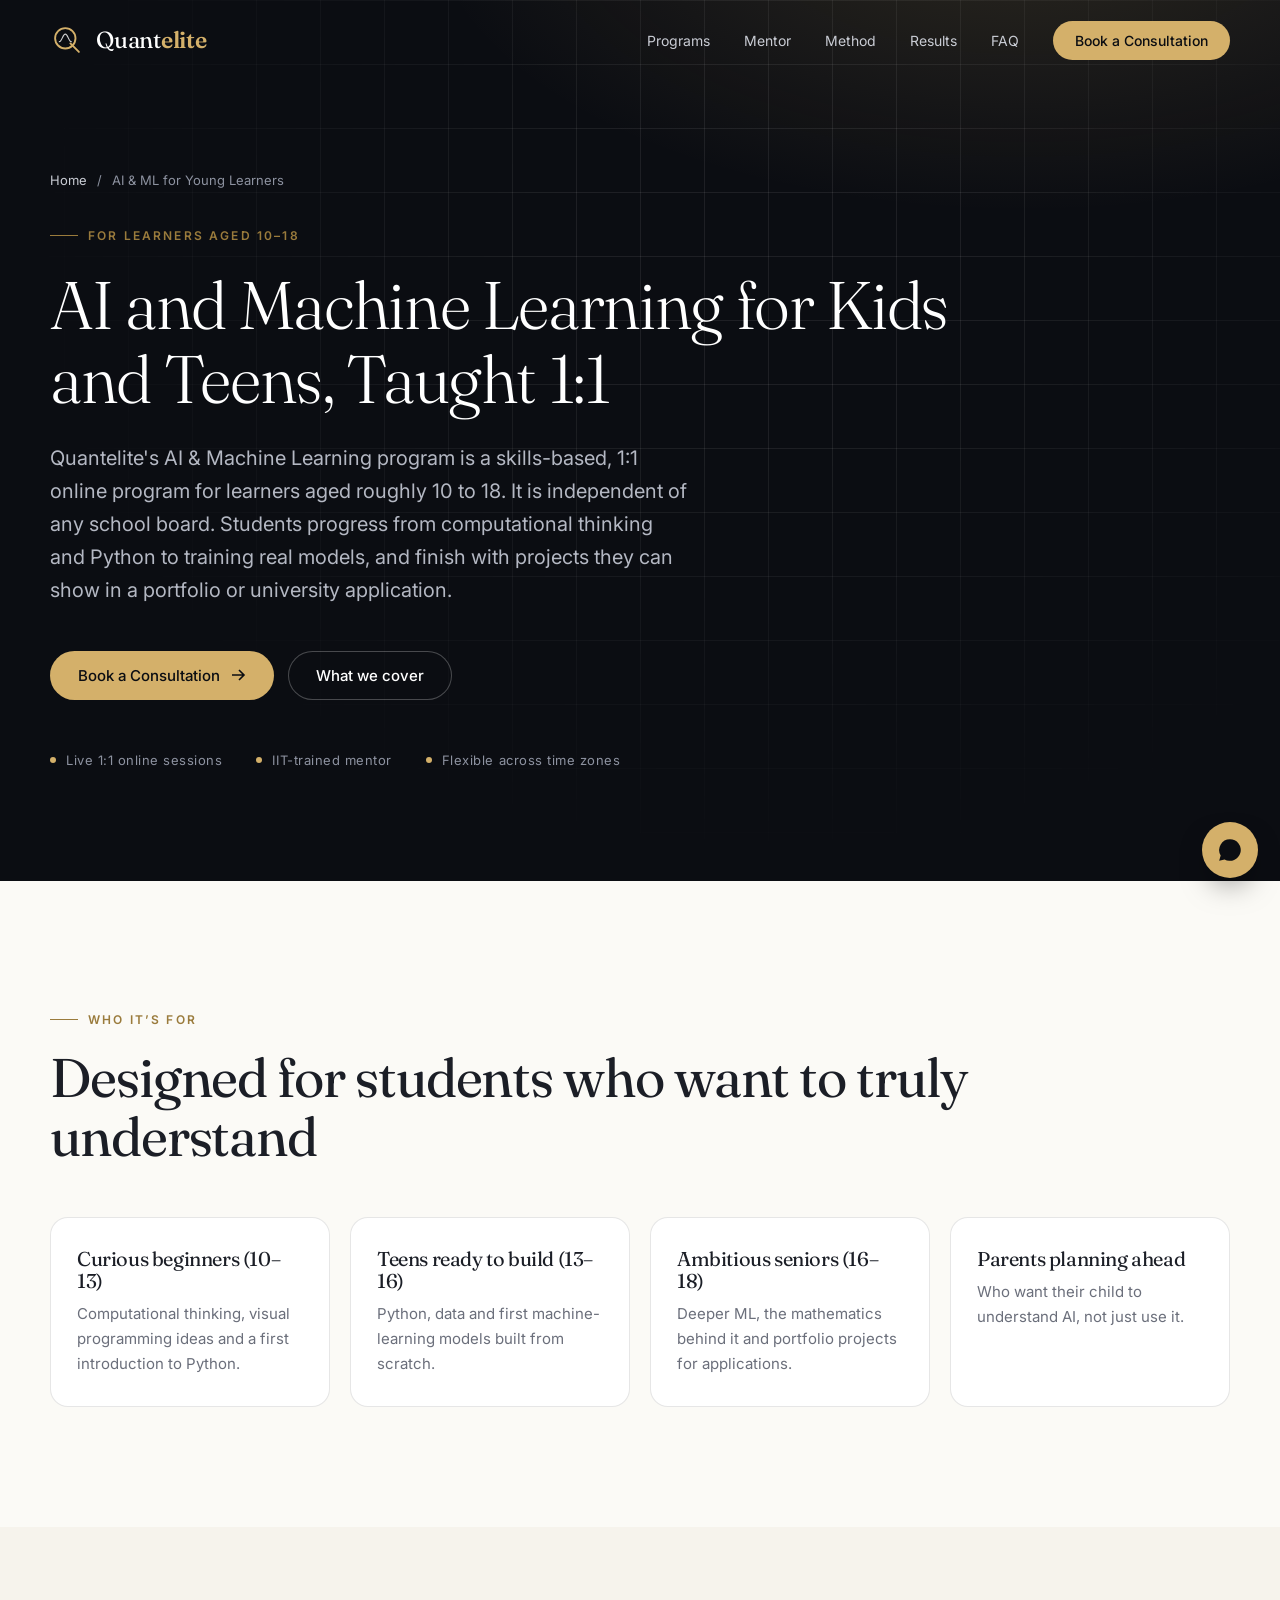
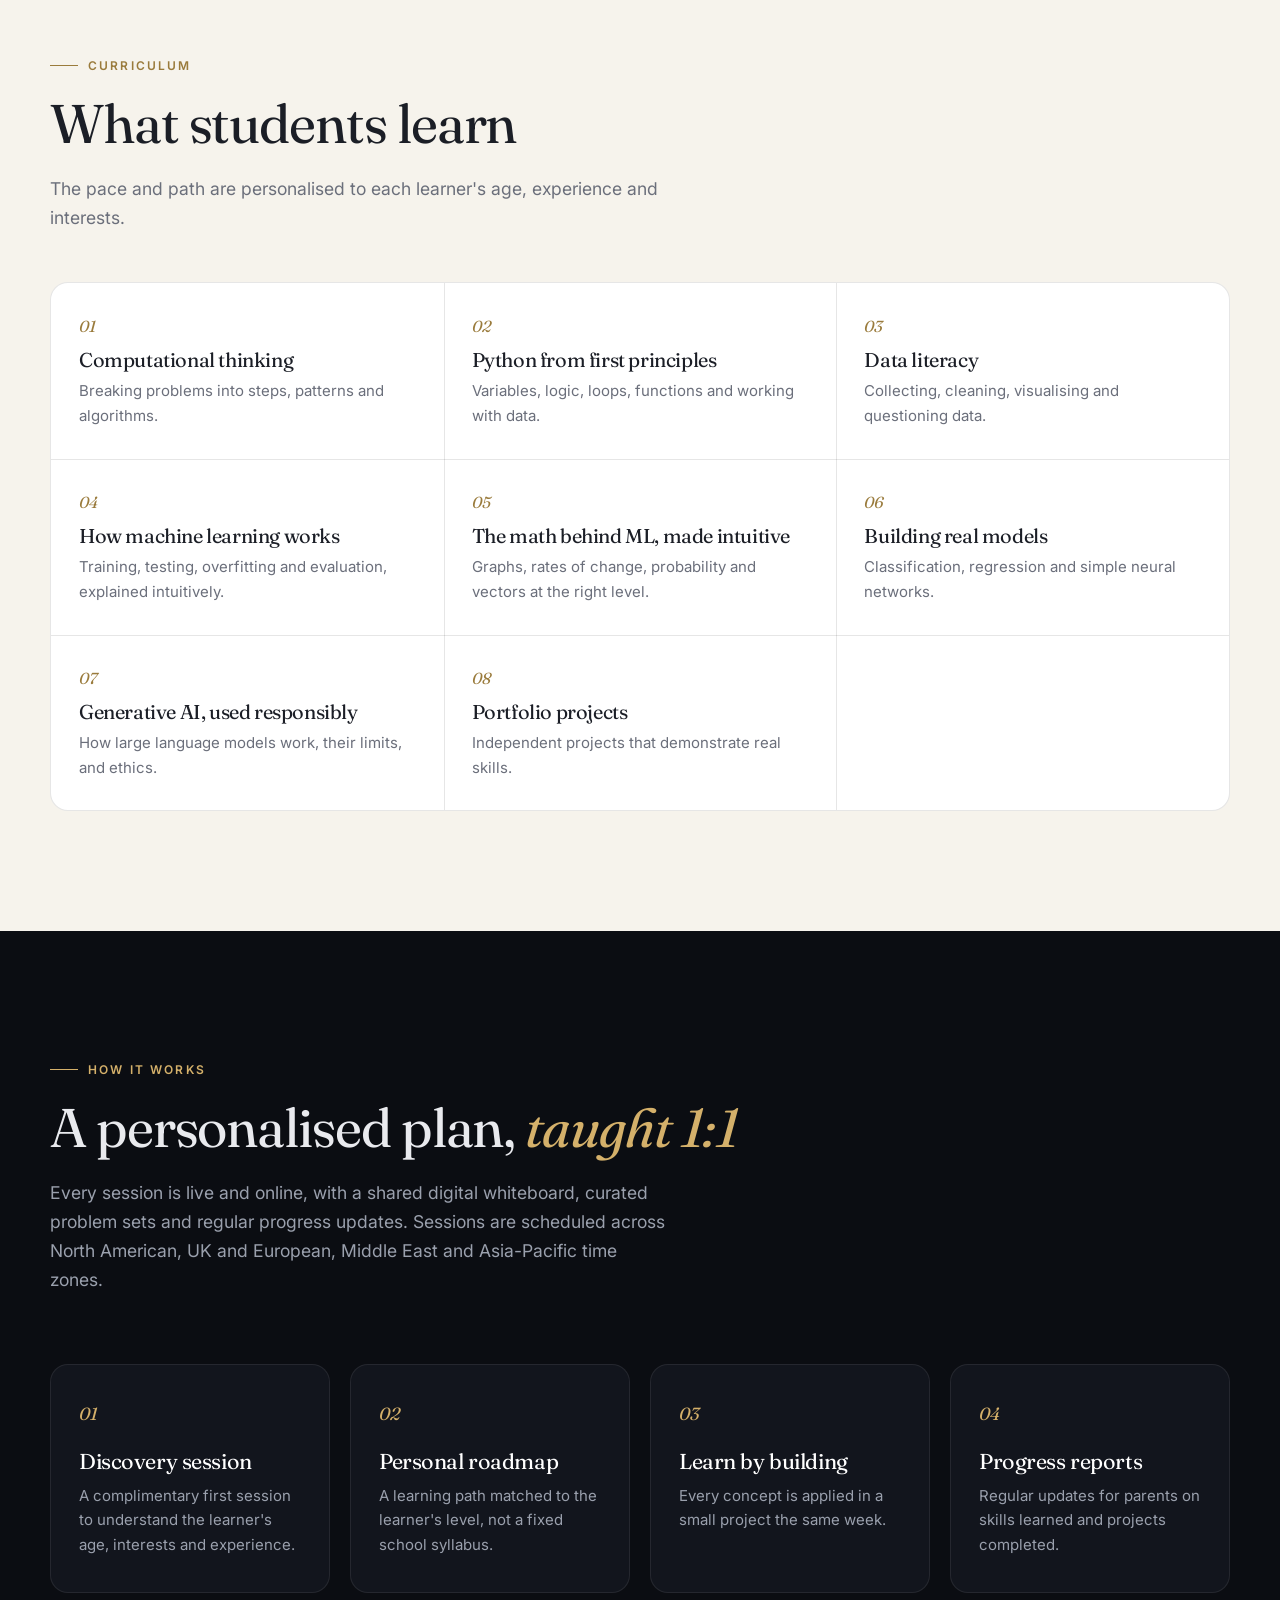
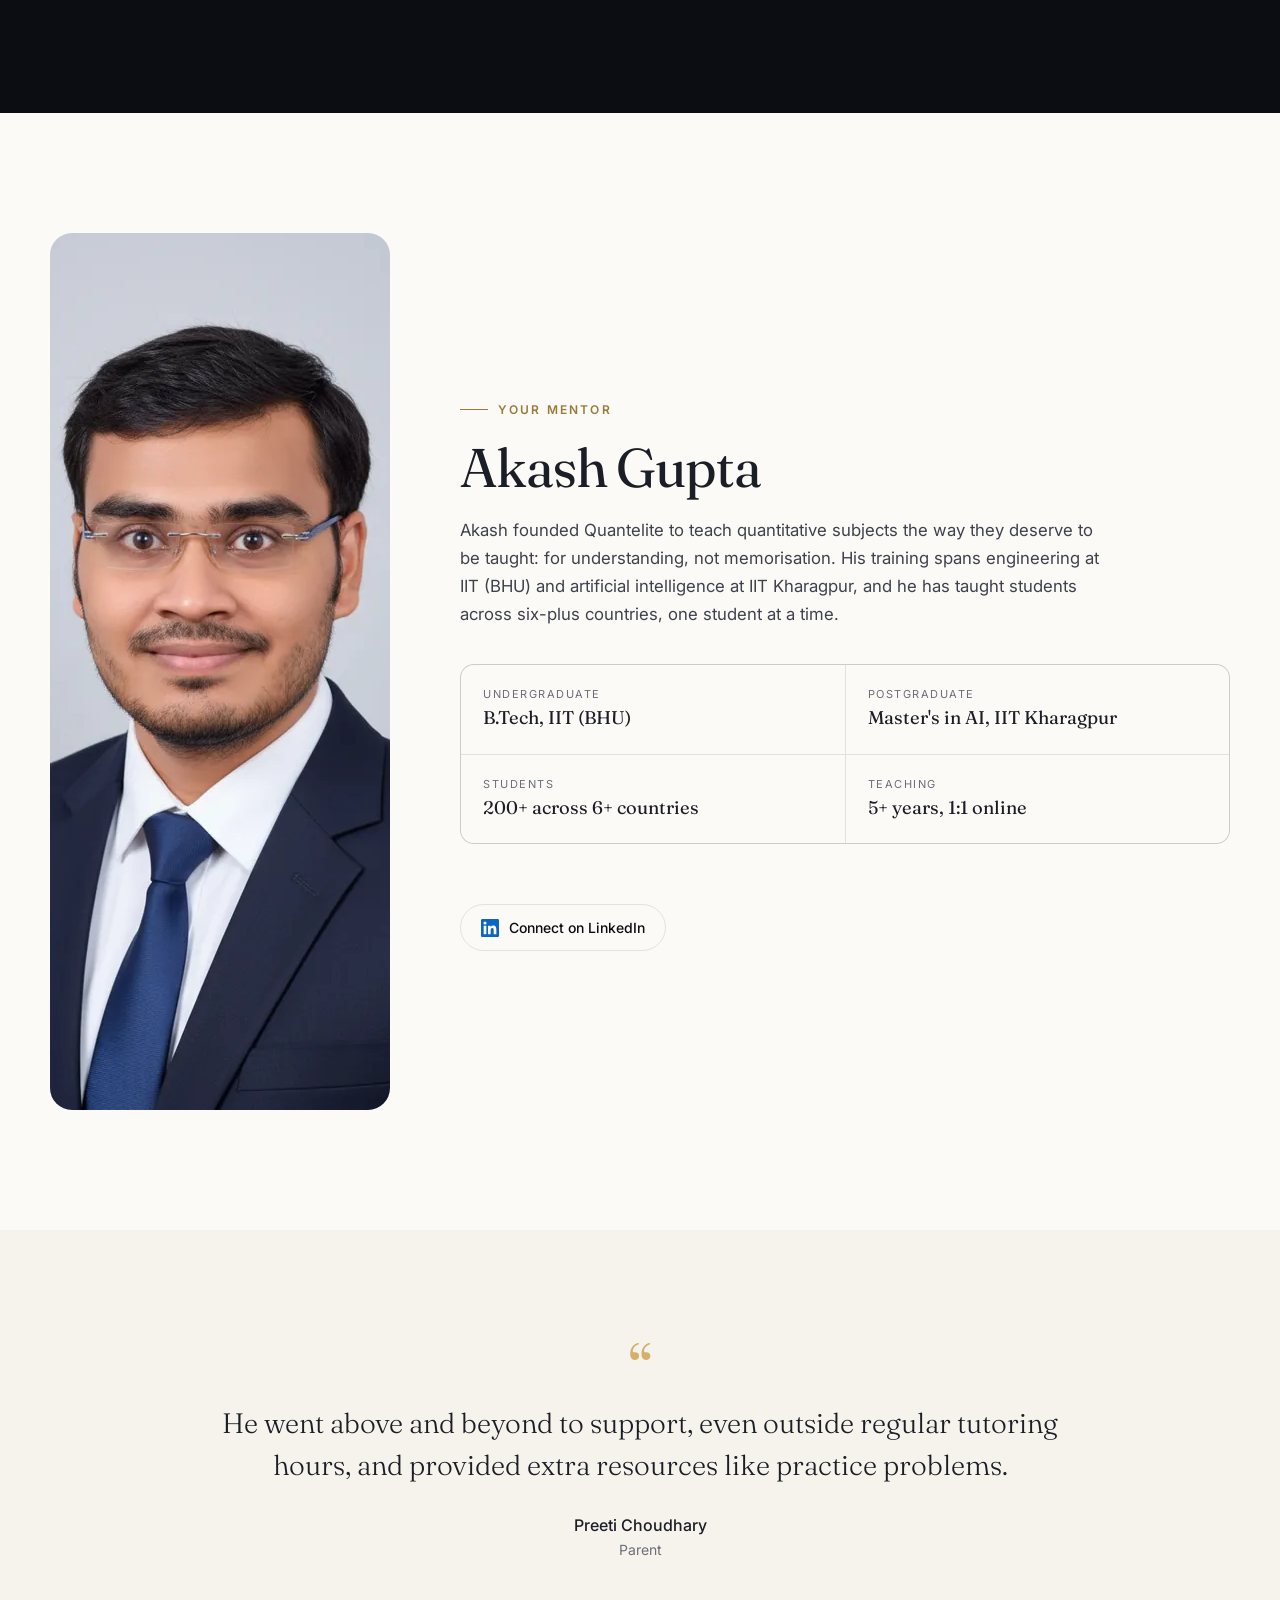
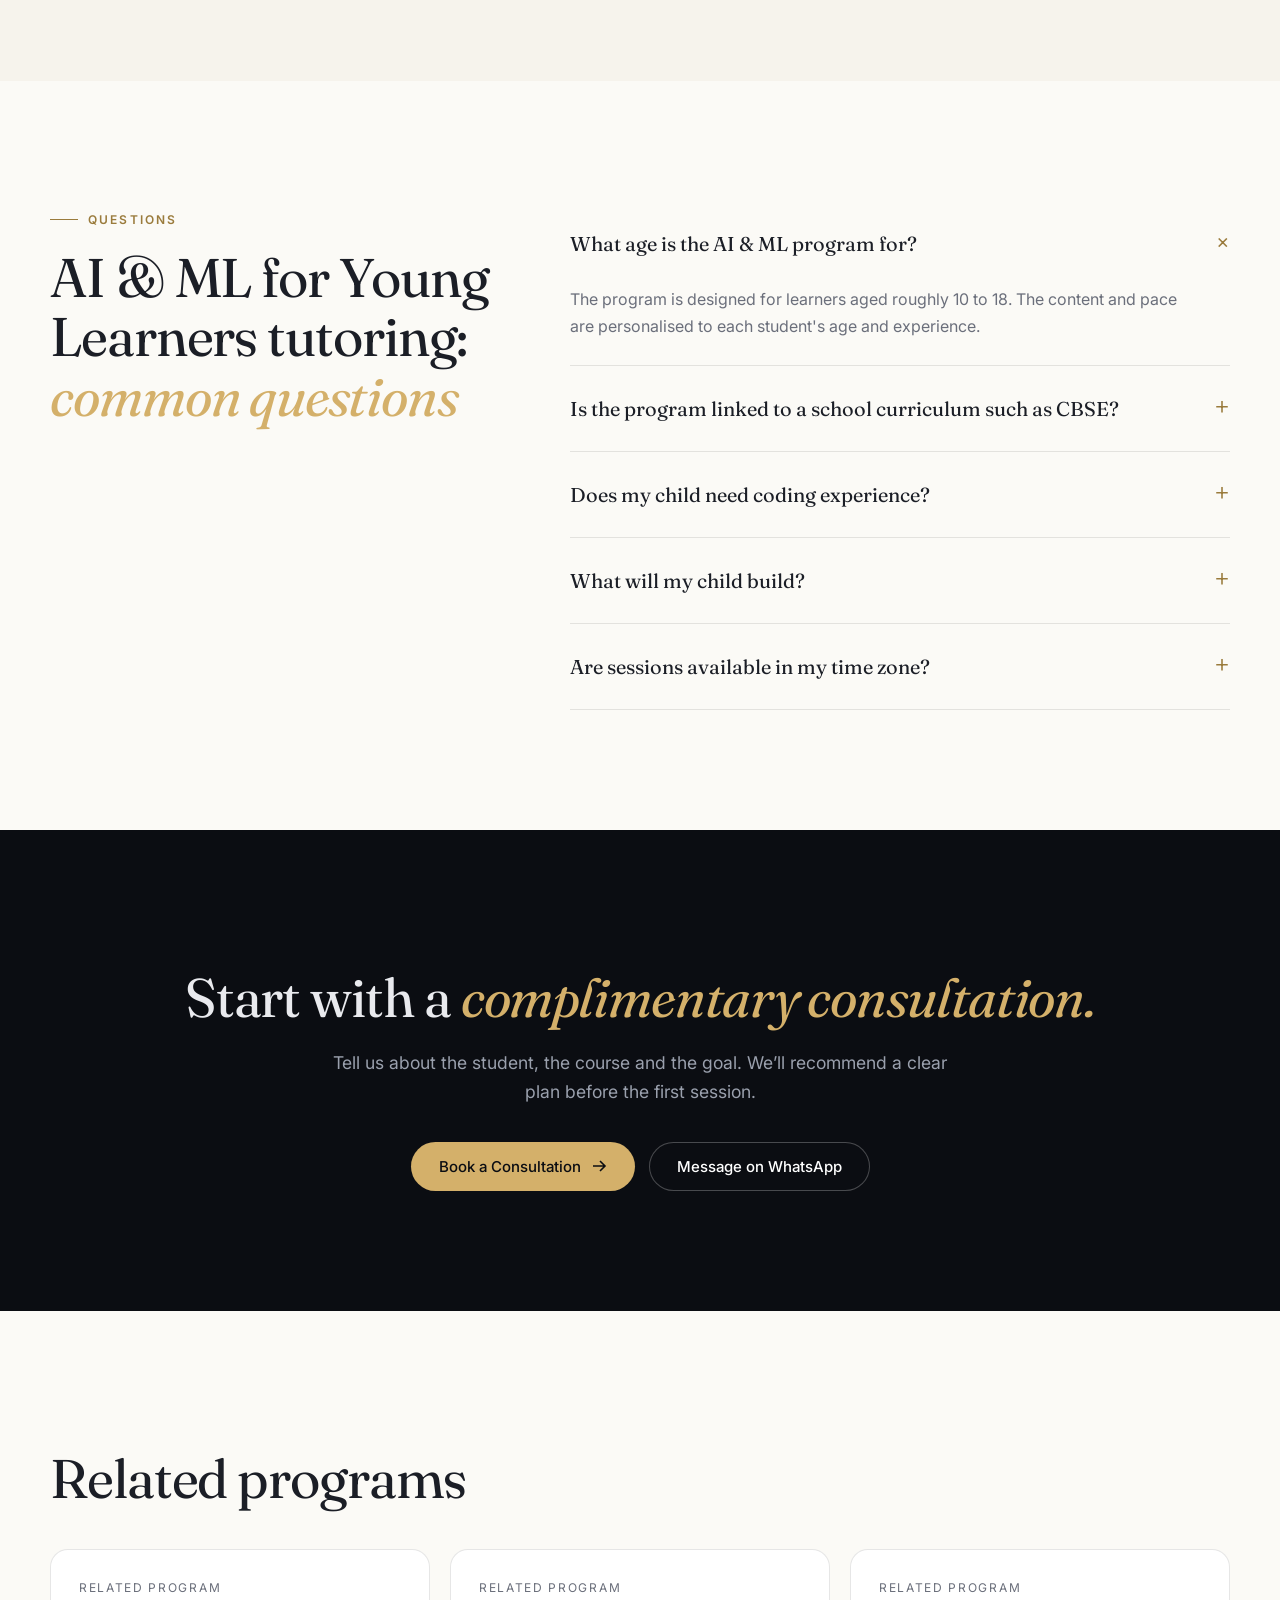
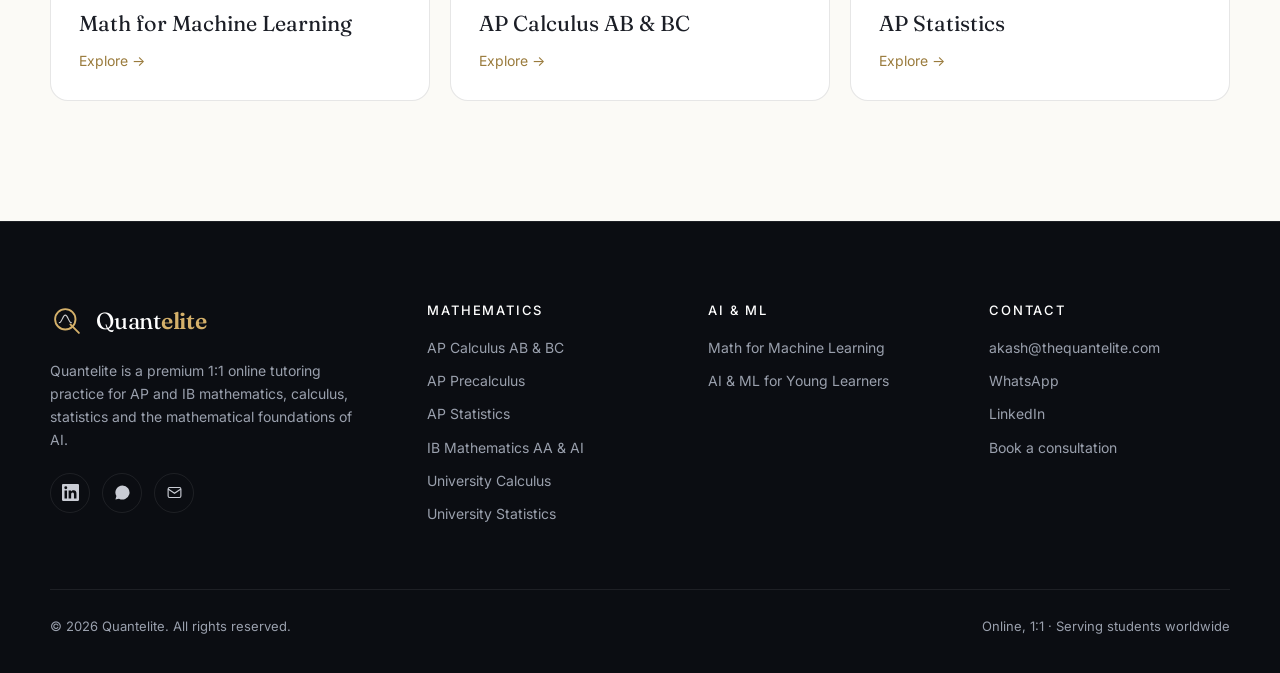
<file: ai-ml-for-kids.html>
<!DOCTYPE html>
<html lang="en">
<head>
    <meta charset="UTF-8" />
    <meta name="viewport" content="width=device-width, initial-scale=1.0" />
    <title>AI &amp; Machine Learning for Kids and Teens | 1:1 Online | Quantelite</title>
    <meta name="description" content="A skills-based 1:1 online AI and machine learning program for learners aged 10 to 18. Python, data, the math behind ML, real models and portfolio projects.">
    <meta name="robots" content="index, follow">
    <meta name="theme-color" content="#0b0d12">
    <link rel="canonical" href="https://thequantelite.com/ai-ml-for-kids">

    <meta property="og:type" content="website">
    <meta property="og:site_name" content="Quantelite">
    <meta property="og:locale" content="en_US">
    <meta property="og:title" content="AI &amp; Machine Learning for Kids and Teens | 1:1 Online | Quantelite">
    <meta property="og:description" content="A skills-based 1:1 online AI and machine learning program for learners aged 10 to 18. Python, data, the math behind ML, real models and portfolio projects.">
    <meta property="og:url" content="https://thequantelite.com/ai-ml-for-kids">
    <meta property="og:image" content="https://thequantelite.com/og-image.jpg">
    <meta property="og:image:width" content="1200">
    <meta property="og:image:height" content="630">
    <meta property="og:image:alt" content="Quantelite: elite 1:1 tutoring for quantitative minds">
    <meta name="twitter:card" content="summary_large_image">
    <meta name="twitter:title" content="AI &amp; Machine Learning for Kids and Teens | 1:1 Online | Quantelite">
    <meta name="twitter:description" content="A skills-based 1:1 online AI and machine learning program for learners aged 10 to 18. Python, data, the math behind ML, real models and portfolio projects.">
    <meta name="twitter:image" content="https://thequantelite.com/og-image.jpg">

    <link rel="icon" href="/favicon.svg" type="image/svg+xml">
    <link rel="apple-touch-icon" href="/logo.png">

    <link rel="preconnect" href="https://fonts.googleapis.com">
    <link rel="preconnect" href="https://fonts.gstatic.com" crossorigin>
    <link href="https://fonts.googleapis.com/css2?family=Fraunces:opsz,wght@9..144,300;9..144,400;9..144,600&family=Inter:wght@300;400;500;600&display=swap" rel="stylesheet">
    <link rel="stylesheet" href="/styles.css">
    <script type="application/ld+json">
{
  "@context": "https://schema.org",
  "@graph": [
    {
      "@type": "Service",
      "@id": "https://thequantelite.com/ai-ml-for-kids#service",
      "name": "AI & Machine Learning for Kids and Teens",
      "serviceType": "AI and machine learning tutoring for children and teenagers",
      "description": "A skills-based 1:1 online AI and machine learning program for learners aged 10 to 18. Python, data, the math behind ML, real models and portfolio projects.",
      "url": "https://thequantelite.com/ai-ml-for-kids",
      "provider": {
        "@id": "https://thequantelite.com/#org"
      },
      "areaServed": {
        "@type": "Place",
        "name": "Worldwide"
      },
      "availableChannel": {
        "@type": "ServiceChannel",
        "name": "Live 1:1 online sessions",
        "serviceUrl": "https://thequantelite.com/ai-ml-for-kids"
      }
    },
    {
      "@type": "WebPage",
      "@id": "https://thequantelite.com/ai-ml-for-kids#webpage",
      "url": "https://thequantelite.com/ai-ml-for-kids",
      "name": "AI & Machine Learning for Kids and Teens | 1:1 Online | Quantelite",
      "description": "A skills-based 1:1 online AI and machine learning program for learners aged 10 to 18. Python, data, the math behind ML, real models and portfolio projects.",
      "isPartOf": {
        "@id": "https://thequantelite.com/#website"
      },
      "about": {
        "@id": "https://thequantelite.com/ai-ml-for-kids#service"
      },
      "primaryImageOfPage": "https://thequantelite.com/og-image.jpg",
      "inLanguage": "en",
      "dateModified": "2026-11-02"
    },
    {
      "@type": "BreadcrumbList",
      "itemListElement": [
        {
          "@type": "ListItem",
          "position": 1,
          "name": "Home",
          "item": "https://thequantelite.com/"
        },
        {
          "@type": "ListItem",
          "position": 2,
          "name": "AI & ML for Young Learners",
          "item": "https://thequantelite.com/ai-ml-for-kids"
        }
      ]
    },
    {
      "@type": "FAQPage",
      "mainEntity": [
        {
          "@type": "Question",
          "name": "What age is the AI & ML program for?",
          "acceptedAnswer": {
            "@type": "Answer",
            "text": "The program is designed for learners aged roughly 10 to 18. The content and pace are personalised to each student's age and experience."
          }
        },
        {
          "@type": "Question",
          "name": "Is the program linked to a school curriculum such as CBSE?",
          "acceptedAnswer": {
            "@type": "Answer",
            "text": "No. It is independent of any school board. It focuses on practical, career-relevant skills: computational thinking, Python, data literacy, the mathematics behind machine learning and hands-on projects."
          }
        },
        {
          "@type": "Question",
          "name": "Does my child need coding experience?",
          "acceptedAnswer": {
            "@type": "Answer",
            "text": "No. Beginners start with computational thinking and Python basics. Students with experience move straight to data and machine learning."
          }
        },
        {
          "@type": "Question",
          "name": "What will my child build?",
          "acceptedAnswer": {
            "@type": "Answer",
            "text": "Students build projects such as data visualisations, classifiers and simple neural networks, matched to their level and interests, which they can show in a portfolio."
          }
        },
        {
          "@type": "Question",
          "name": "Are sessions available in my time zone?",
          "acceptedAnswer": {
            "@type": "Answer",
            "text": "Sessions are scheduled across North American, UK and European, Middle East and Asia-Pacific time zones. Every session is live, 1:1 and online."
          }
        }
      ]
    }
  ]
}
    </script>
</head>
<body>
<header class="nav" id="nav">
    <div class="wrap nav-inner">
        <a class="logo" href="/" aria-label="Quantelite home">
            <svg viewBox="0 0 40 40" fill="none" aria-hidden="true"><circle cx="18" cy="18" r="12" stroke="#d4b06a" stroke-width="2.2"/><path d="M24 24 L34 34" stroke="#d4b06a" stroke-width="2.2" stroke-linecap="round"/><path d="M11 22 C14 22 15 13 18 13 S22 22 25 22" stroke="#fff" stroke-width="1.4" stroke-linecap="round" opacity=".8"/></svg>
            <span>Quant<b>elite</b></span>
        </a>
        <button class="menu-btn" id="menuBtn" aria-label="Open menu" aria-expanded="false">
            <svg viewBox="0 0 24 24" fill="none" stroke="currentColor" stroke-width="1.6"><path d="M4 7h16M4 12h16M4 17h16"/></svg>
        </button>
        <nav aria-label="Primary">
            <ul class="nav-links" id="navLinks">
                <li><a href="/#programs">Programs</a></li>
                <li><a href="/#mentor">Mentor</a></li>
                <li><a href="/#method">Method</a></li>
                <li><a href="/#results">Results</a></li>
                <li><a href="/#faq">FAQ</a></li>
                <li><a class="btn btn-gold" href="/#contact">Book a Consultation</a></li>
            </ul>
        </nav>
    </div>
</header>

<main id="top">

<section class="page-hero">
    <div class="hero-grid"></div>
    <div class="wrap">
        <nav class="crumbs reveal" aria-label="Breadcrumb"><a href="/">Home</a><span aria-hidden="true">/</span><span aria-current="page">AI &amp; ML for Young Learners</span></nav>
        <span class="eyebrow reveal">For learners aged 10–18</span>
        <h1 class="reveal d1">AI and Machine Learning for Kids and Teens, Taught 1:1</h1>
        <p class="hero-sub reveal d2">Quantelite&#x27;s AI &amp; Machine Learning program is a skills-based, 1:1 online program for learners aged roughly 10 to 18. It is independent of any school board. Students progress from computational thinking and Python to training real models, and finish with projects they can show in a portfolio or university application.</p>
        <div class="hero-ctas reveal d3">
            <a href="/#contact" class="btn btn-gold">Book a Consultation <svg viewBox="0 0 16 16" fill="none" stroke="currentColor" stroke-width="1.6"><path d="M2 8h12M9 3l5 5-5 5"/></svg></a>
            <a href="#topics" class="btn btn-ghost">What we cover</a>
        </div>
        <div class="hero-meta reveal d3">
            <span>Live 1:1 online sessions</span>
            <span>IIT-trained mentor</span>
            <span>Flexible across time zones</span>
        </div>
    </div>
</section>

<section aria-labelledby="who-h">
    <div class="wrap">
        <span class="eyebrow reveal">Who it&rsquo;s for</span>
        <h2 class="section-title reveal d1" id="who-h">Designed for students who want to truly understand</h2>
        <div class="who-grid"><div class="who reveal"><h3>Curious beginners (10–13)</h3><p>Computational thinking, visual programming ideas and a first introduction to Python.</p></div><div class="who reveal d1"><h3>Teens ready to build (13–16)</h3><p>Python, data and first machine-learning models built from scratch.</p></div><div class="who reveal d2"><h3>Ambitious seniors (16–18)</h3><p>Deeper ML, the mathematics behind it and portfolio projects for applications.</p></div><div class="who reveal d3"><h3>Parents planning ahead</h3><p>Who want their child to understand AI, not just use it.</p></div></div>
    </div>
</section>

<section id="topics" class="programs" aria-labelledby="topics-h">
    <div class="wrap">
        <span class="eyebrow reveal">Curriculum</span>
        <h2 class="section-title reveal d1" id="topics-h">What students learn</h2>
        <p class="section-lead reveal d2">The pace and path are personalised to each learner&#x27;s age, experience and interests.</p>
        <div class="topic-grid"><div class="topic reveal"><span class="topic-num">01</span><h3>Computational thinking</h3><p>Breaking problems into steps, patterns and algorithms.</p></div><div class="topic reveal"><span class="topic-num">02</span><h3>Python from first principles</h3><p>Variables, logic, loops, functions and working with data.</p></div><div class="topic reveal"><span class="topic-num">03</span><h3>Data literacy</h3><p>Collecting, cleaning, visualising and questioning data.</p></div><div class="topic reveal"><span class="topic-num">04</span><h3>How machine learning works</h3><p>Training, testing, overfitting and evaluation, explained intuitively.</p></div><div class="topic reveal"><span class="topic-num">05</span><h3>The math behind ML, made intuitive</h3><p>Graphs, rates of change, probability and vectors at the right level.</p></div><div class="topic reveal"><span class="topic-num">06</span><h3>Building real models</h3><p>Classification, regression and simple neural networks.</p></div><div class="topic reveal"><span class="topic-num">07</span><h3>Generative AI, used responsibly</h3><p>How large language models work, their limits, and ethics.</p></div><div class="topic reveal"><span class="topic-num">08</span><h3>Portfolio projects</h3><p>Independent projects that demonstrate real skills.</p></div></div>
    </div>
</section>

<section class="dark" aria-labelledby="how-h">
    <div class="wrap">
        <span class="eyebrow reveal">How it works</span>
        <h2 class="section-title reveal d1" id="how-h">A personalised plan, <em class="gold">taught 1:1</em></h2>
        <p class="section-lead reveal d2">Every session is live and online, with a shared digital whiteboard, curated problem sets and regular progress updates. Sessions are scheduled across North American, UK and European, Middle East and Asia-Pacific time zones.</p>
        <div class="steps"><div class="step reveal"><h3>Discovery session</h3><p>A complimentary first session to understand the learner&#x27;s age, interests and experience.</p></div><div class="step reveal d1"><h3>Personal roadmap</h3><p>A learning path matched to the learner&#x27;s level, not a fixed school syllabus.</p></div><div class="step reveal d2"><h3>Learn by building</h3><p>Every concept is applied in a small project the same week.</p></div><div class="step reveal d3"><h3>Progress reports</h3><p>Regular updates for parents on skills learned and projects completed.</p></div></div>
    </div>
</section>

<section aria-labelledby="mentor-h">
    <div class="wrap mentor-strip">
        <picture class="mentor-photo reveal">
            <source srcset="/akash-gupta.webp" type="image/webp">
            <img src="/akash-gupta.jpg" alt="Akash Gupta, founder and lead mentor of Quantelite" width="640" height="877" loading="lazy" decoding="async">
        </picture>
        <div>
            <span class="eyebrow reveal">Your mentor</span>
            <h2 class="section-title reveal d1" id="mentor-h">Akash Gupta</h2>
            <p class="reveal">Akash founded Quantelite to teach quantitative subjects the way they deserve to be taught: for understanding, not memorisation. His training spans engineering at IIT (BHU) and artificial intelligence at IIT Kharagpur, and he has taught students across six-plus countries, one student at a time.</p>
            <div class="creds reveal d2"><div><small>Undergraduate</small><strong>B.Tech, IIT (BHU)</strong></div><div><small>Postgraduate</small><strong>Master&#x27;s in AI, IIT Kharagpur</strong></div><div><small>Students</small><strong>200+ across 6+ countries</strong></div><div><small>Teaching</small><strong>5+ years, 1:1 online</strong></div></div>
            <a class="li-link reveal" href="https://www.linkedin.com/in/akash-gupta-384ba789/" target="_blank" rel="noopener me"><svg viewBox="0 0 24 24" fill="currentColor" aria-hidden="true"><path d="M20.45 20.45h-3.55v-5.57c0-1.33-.03-3.04-1.85-3.04-1.85 0-2.14 1.45-2.14 2.94v5.67H9.35V9h3.41v1.56h.05c.48-.9 1.64-1.85 3.37-1.85 3.6 0 4.27 2.37 4.27 5.46v6.28ZM5.34 7.43a2.06 2.06 0 1 1 0-4.12 2.06 2.06 0 0 1 0 4.12ZM7.12 20.45H3.56V9h3.56v11.45ZM22.22 0H1.77C.79 0 0 .77 0 1.73v20.54C0 23.23.79 24 1.77 24h20.45c.98 0 1.78-.77 1.78-1.73V1.73C24 .77 23.2 0 22.22 0Z"/></svg> Connect on LinkedIn</a>
        </div>
    </div>
</section>

<section class="testimonials" aria-labelledby="q-h">
    <div class="wrap">
        <h2 class="visually-hidden" id="q-h">What families say</h2>
        <figure class="page-quote reveal">
            <div class="quote-mark">&ldquo;</div>
            <blockquote>He went above and beyond to support, even outside regular tutoring hours, and provided extra resources like practice problems.</blockquote>
            <figcaption><cite>Preeti Choudhary<span>Parent</span></cite></figcaption>
        </figure>
    </div>
</section>

<section class="faq" aria-labelledby="faq-h">
    <div class="wrap faq-grid">
        <div>
            <span class="eyebrow reveal">Questions</span>
            <h2 class="section-title reveal d1" id="faq-h">AI &amp; ML for Young Learners tutoring: <em class="gold">common questions</em></h2>
        </div>
        <div class="reveal"><details open><summary>What age is the AI &amp; ML program for?</summary><p>The program is designed for learners aged roughly 10 to 18. The content and pace are personalised to each student&#x27;s age and experience.</p></details><details><summary>Is the program linked to a school curriculum such as CBSE?</summary><p>No. It is independent of any school board. It focuses on practical, career-relevant skills: computational thinking, Python, data literacy, the mathematics behind machine learning and hands-on projects.</p></details><details><summary>Does my child need coding experience?</summary><p>No. Beginners start with computational thinking and Python basics. Students with experience move straight to data and machine learning.</p></details><details><summary>What will my child build?</summary><p>Students build projects such as data visualisations, classifiers and simple neural networks, matched to their level and interests, which they can show in a portfolio.</p></details><details><summary>Are sessions available in my time zone?</summary><p>Sessions are scheduled across North American, UK and European, Middle East and Asia-Pacific time zones. Every session is live, 1:1 and online.</p></details></div>
    </div>
</section>

<section class="dark cta-band" aria-labelledby="cta-h">
    <div class="wrap">
        <h2 class="section-title reveal" id="cta-h">Start with a <em class="gold">complimentary consultation.</em></h2>
        <p class="section-lead reveal d1">Tell us about the student, the course and the goal. We&rsquo;ll recommend a clear plan before the first session.</p>
        <div class="hero-ctas reveal d2">
            <a href="/#contact" class="btn btn-gold">Book a Consultation <svg viewBox="0 0 16 16" fill="none" stroke="currentColor" stroke-width="1.6"><path d="M2 8h12M9 3l5 5-5 5"/></svg></a>
            <a href="https://wa.me/917752958215" class="btn btn-ghost" target="_blank" rel="noopener">Message on WhatsApp</a>
        </div>
    </div>
</section>

<section class="related" aria-labelledby="rel-h">
    <div class="wrap">
        <h2 class="section-title reveal" id="rel-h">Related programs</h2>
        <div class="related-grid"><a class="related-card reveal" href="/math-for-machine-learning"><span>Related program</span><strong>Math for Machine Learning</strong><em>Explore &rarr;</em></a><a class="related-card reveal" href="/ap-calculus-tutoring"><span>Related program</span><strong>AP Calculus AB &amp; BC</strong><em>Explore &rarr;</em></a><a class="related-card reveal" href="/ap-statistics-tutoring"><span>Related program</span><strong>AP Statistics</strong><em>Explore &rarr;</em></a></div>
    </div>
</section>

</main>

<footer>
    <div class="wrap">
        <div class="foot-grid">
            <div>
                <a class="logo" href="/" aria-label="Quantelite home">
                    <svg viewBox="0 0 40 40" fill="none" aria-hidden="true"><circle cx="18" cy="18" r="12" stroke="#d4b06a" stroke-width="2.2"/><path d="M24 24 L34 34" stroke="#d4b06a" stroke-width="2.2" stroke-linecap="round"/><path d="M11 22 C14 22 15 13 18 13 S22 22 25 22" stroke="#fff" stroke-width="1.4" stroke-linecap="round" opacity=".8"/></svg>
                    <span>Quant<b>elite</b></span>
                </a>
                <p class="foot-tag">Quantelite is a premium 1:1 online tutoring practice for AP and IB mathematics, calculus, statistics and the mathematical foundations of AI.</p>
                <div class="foot-social">
                    <a href="https://www.linkedin.com/in/akash-gupta-384ba789/" target="_blank" rel="noopener" aria-label="Akash Gupta on LinkedIn"><svg viewBox="0 0 24 24" fill="currentColor" aria-hidden="true"><path d="M20.45 20.45h-3.55v-5.57c0-1.33-.03-3.04-1.85-3.04-1.85 0-2.14 1.45-2.14 2.94v5.67H9.35V9h3.41v1.56h.05c.48-.9 1.64-1.85 3.37-1.85 3.6 0 4.27 2.37 4.27 5.46v6.28ZM5.34 7.43a2.06 2.06 0 1 1 0-4.12 2.06 2.06 0 0 1 0 4.12ZM7.12 20.45H3.56V9h3.56v11.45ZM22.22 0H1.77C.79 0 0 .77 0 1.73v20.54C0 23.23.79 24 1.77 24h20.45c.98 0 1.78-.77 1.78-1.73V1.73C24 .77 23.2 0 22.22 0Z"/></svg></a>
                    <a href="https://wa.me/917752958215" target="_blank" rel="noopener" aria-label="WhatsApp"><svg viewBox="0 0 24 24" fill="currentColor" aria-hidden="true"><path d="M12 2a10 10 0 0 0-8.6 15.1L2 22l5-1.3A10 10 0 1 0 12 2Zm4.5 12.1c-.2-.1-1.5-.7-1.7-.8-.2-.1-.4-.1-.6.1l-.8 1c-.1.2-.3.2-.5.1a6.7 6.7 0 0 1-3.3-2.9c-.3-.4.3-.4.7-1.4.1-.2 0-.3 0-.4l-.8-1.8c-.2-.5-.4-.4-.6-.4h-.5a1 1 0 0 0-.7.3 3 3 0 0 0-.9 2.2 5.2 5.2 0 0 0 1.1 2.7 11.8 11.8 0 0 0 4.5 4c1.7.7 2.4.8 3.2.6.5-.1 1.5-.6 1.7-1.2.2-.6.2-1.1.2-1.2-.1-.1-.3-.2-.5-.3Z"/></svg></a>
                    <a href="mailto:akash@thequantelite.com" aria-label="Email"><svg viewBox="0 0 24 24" fill="none" stroke="currentColor" stroke-width="1.6" aria-hidden="true"><rect x="3" y="5" width="18" height="14" rx="2"/><path d="m3 7 9 6 9-6"/></svg></a>
                </div>
            </div>
            <div><h3>Mathematics</h3><ul><li><a href="/ap-calculus-tutoring">AP Calculus AB &amp; BC</a></li><li><a href="/ap-precalculus-tutoring">AP Precalculus</a></li><li><a href="/ap-statistics-tutoring">AP Statistics</a></li><li><a href="/ib-math-tutoring">IB Mathematics AA &amp; AI</a></li><li><a href="/calculus-tutoring">University Calculus</a></li><li><a href="/statistics-tutoring">University Statistics</a></li></ul></div>
            <div><h3>AI &amp; ML</h3><ul><li><a href="/math-for-machine-learning">Math for Machine Learning</a></li><li><a href="/ai-ml-for-kids">AI &amp; ML for Young Learners</a></li></ul></div>
            <div><h3>Contact</h3><ul><li><a href="mailto:akash@thequantelite.com">akash@thequantelite.com</a></li><li><a href="https://wa.me/917752958215" target="_blank" rel="noopener">WhatsApp</a></li><li><a href="https://www.linkedin.com/in/akash-gupta-384ba789/" target="_blank" rel="noopener">LinkedIn</a></li><li><a href="/#contact">Book a consultation</a></li></ul></div>
        </div>
        <div class="foot-bottom">
            <span>&copy; <span id="year">2026</span> Quantelite. All rights reserved.</span>
            <span>Online, 1:1 &middot; Serving students worldwide</span>
        </div>
    </div>
</footer>

<a class="wa-float" href="https://wa.me/917752958215" target="_blank" rel="noopener" aria-label="Chat on WhatsApp"><svg viewBox="0 0 24 24" fill="currentColor" aria-hidden="true"><path d="M12 2a10 10 0 0 0-8.6 15.1L2 22l5-1.3A10 10 0 1 0 12 2Zm4.5 12.1c-.2-.1-1.5-.7-1.7-.8-.2-.1-.4-.1-.6.1l-.8 1c-.1.2-.3.2-.5.1a6.7 6.7 0 0 1-3.3-2.9c-.3-.4.3-.4.7-1.4.1-.2 0-.3 0-.4l-.8-1.8c-.2-.5-.4-.4-.6-.4h-.5a1 1 0 0 0-.7.3 3 3 0 0 0-.9 2.2 5.2 5.2 0 0 0 1.1 2.7 11.8 11.8 0 0 0 4.5 4c1.7.7 2.4.8 3.2.6.5-.1 1.5-.6 1.7-1.2.2-.6.2-1.1.2-1.2-.1-.1-.3-.2-.5-.3Z"/></svg></a>

<script src="/main.js" defer></script>
</body>
</html>
</file>
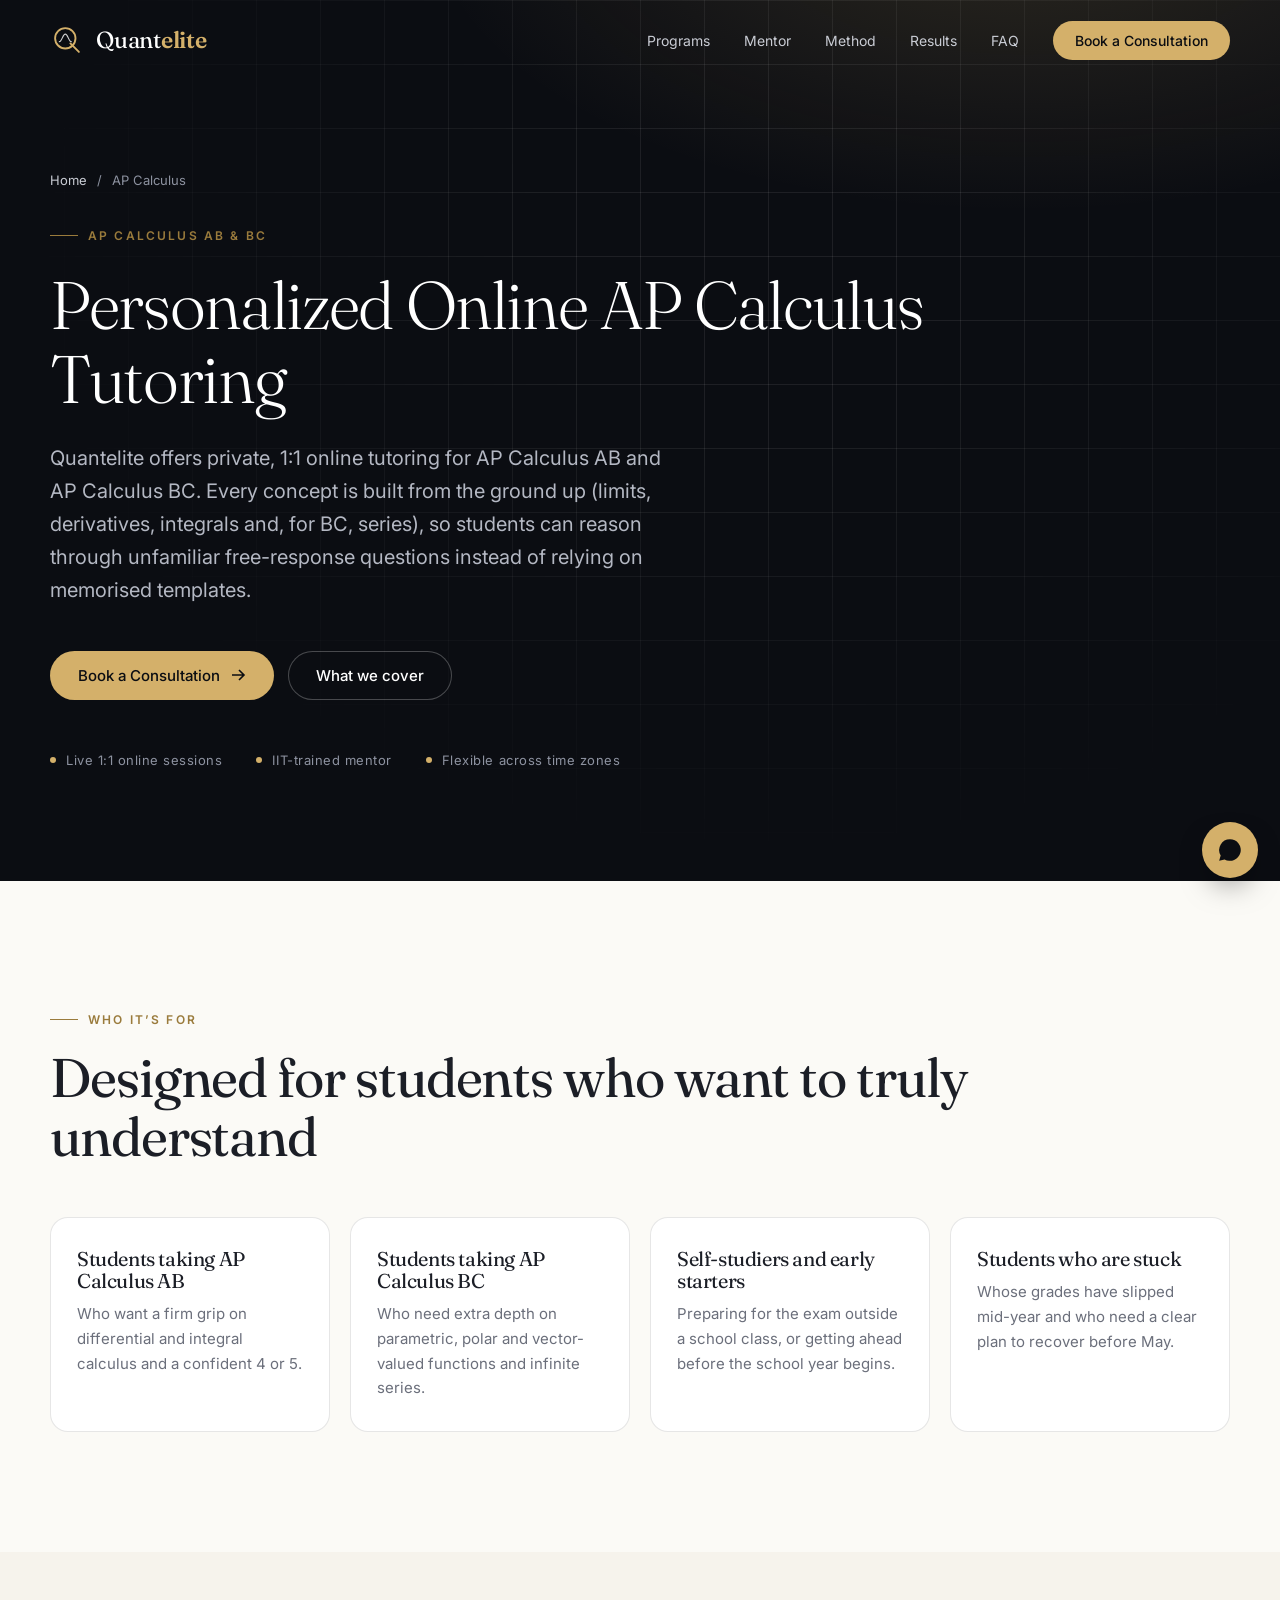
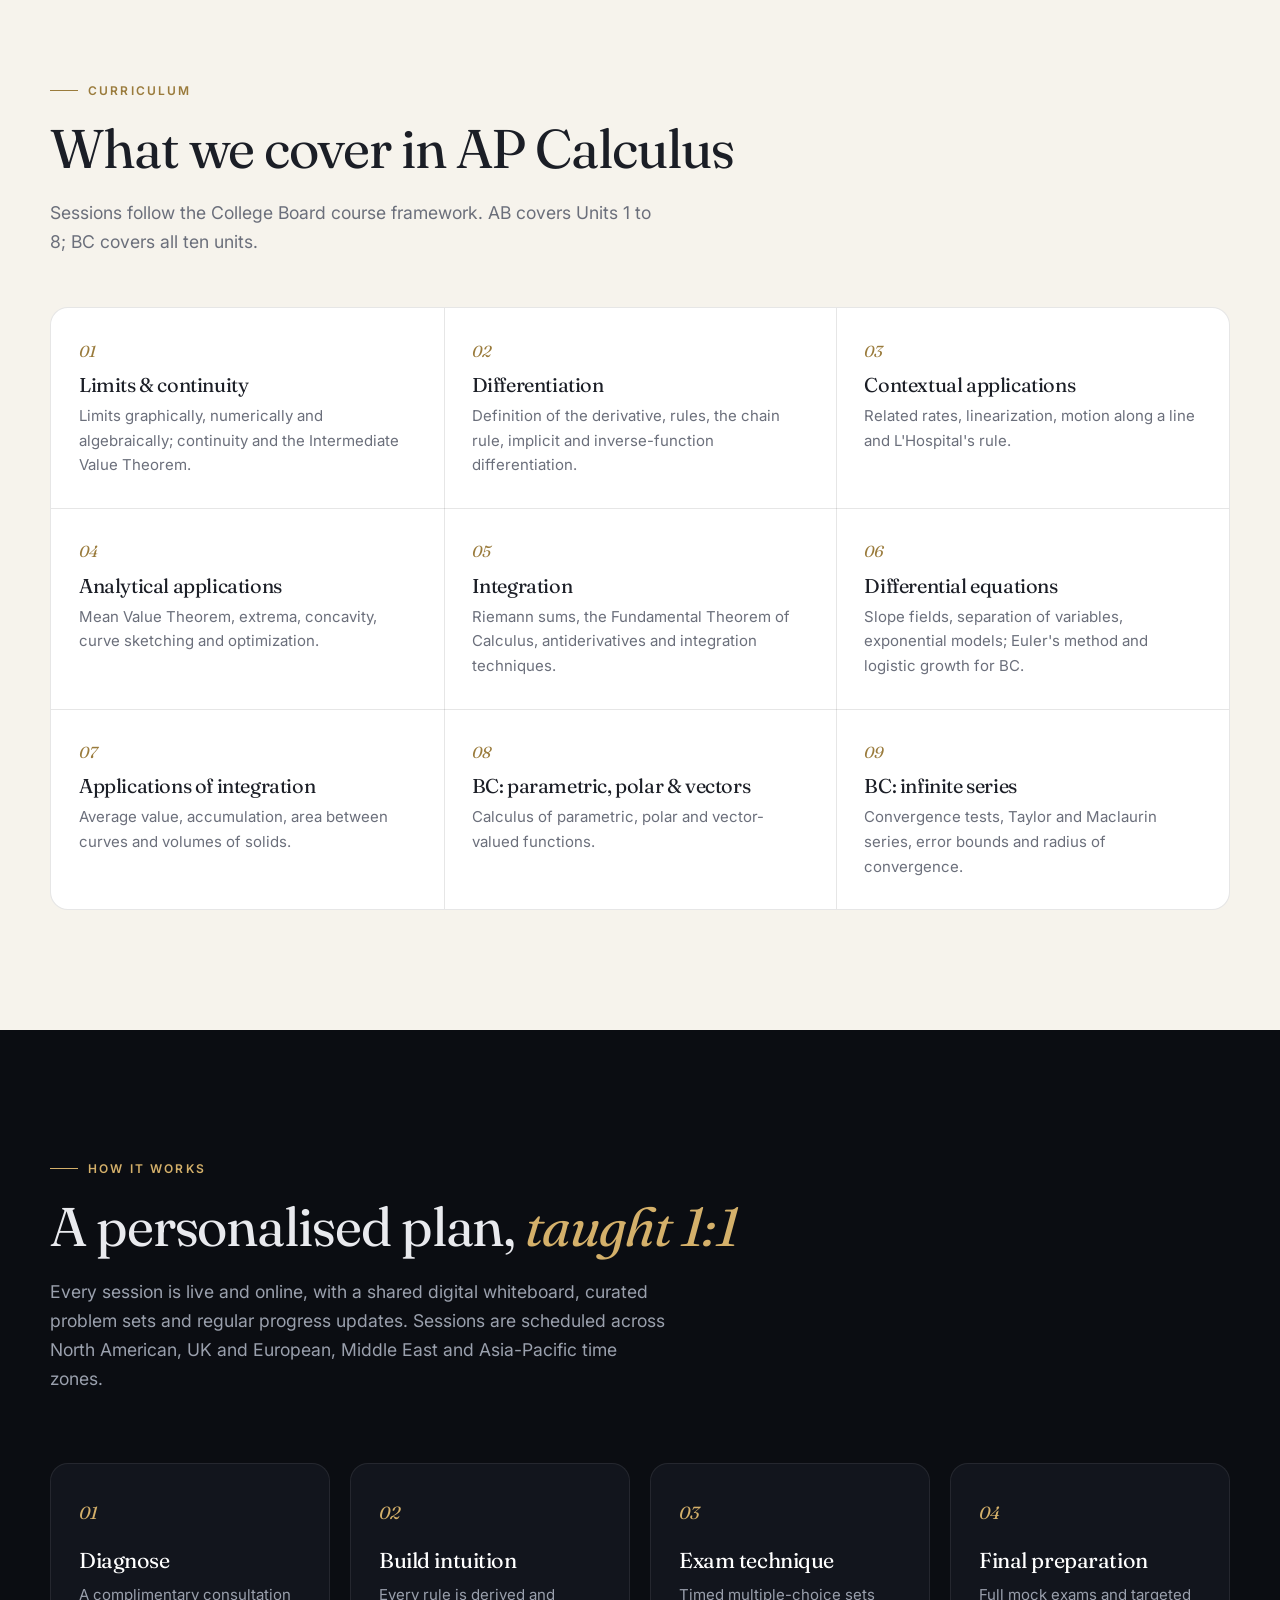
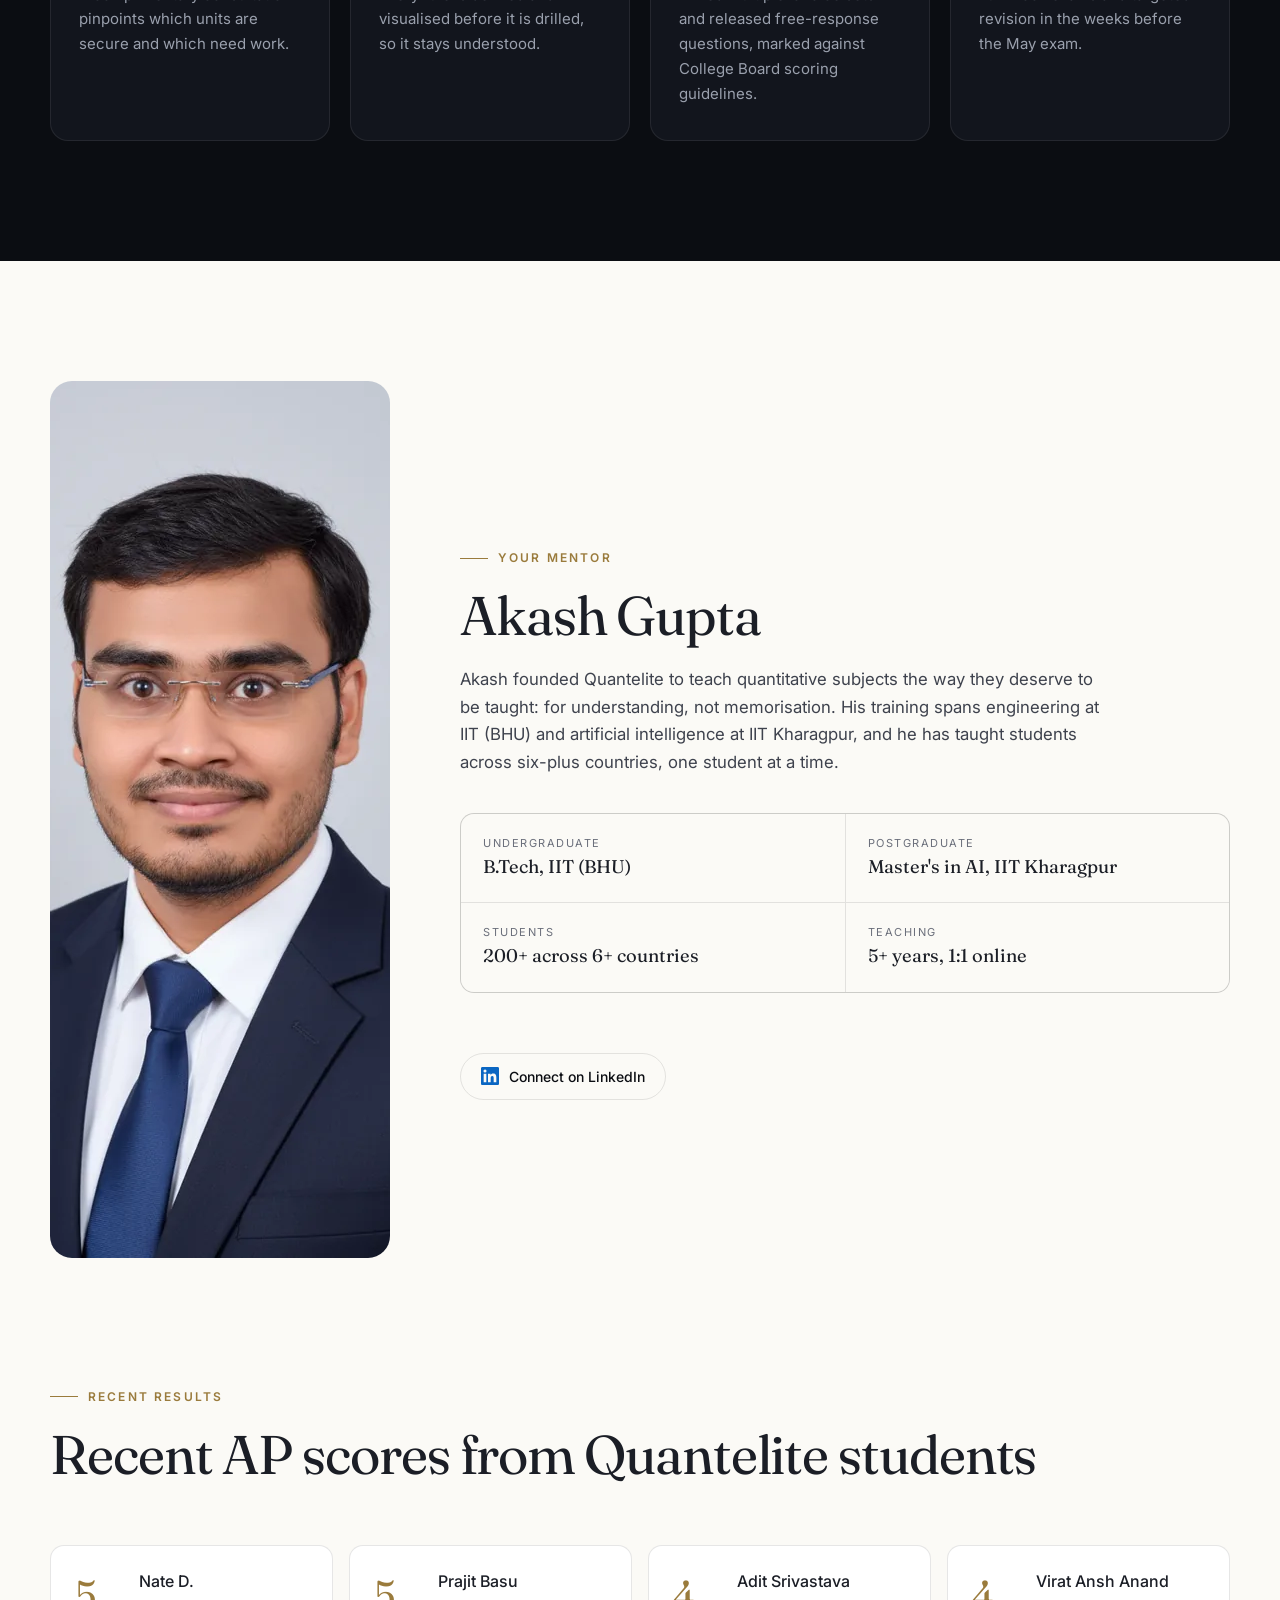
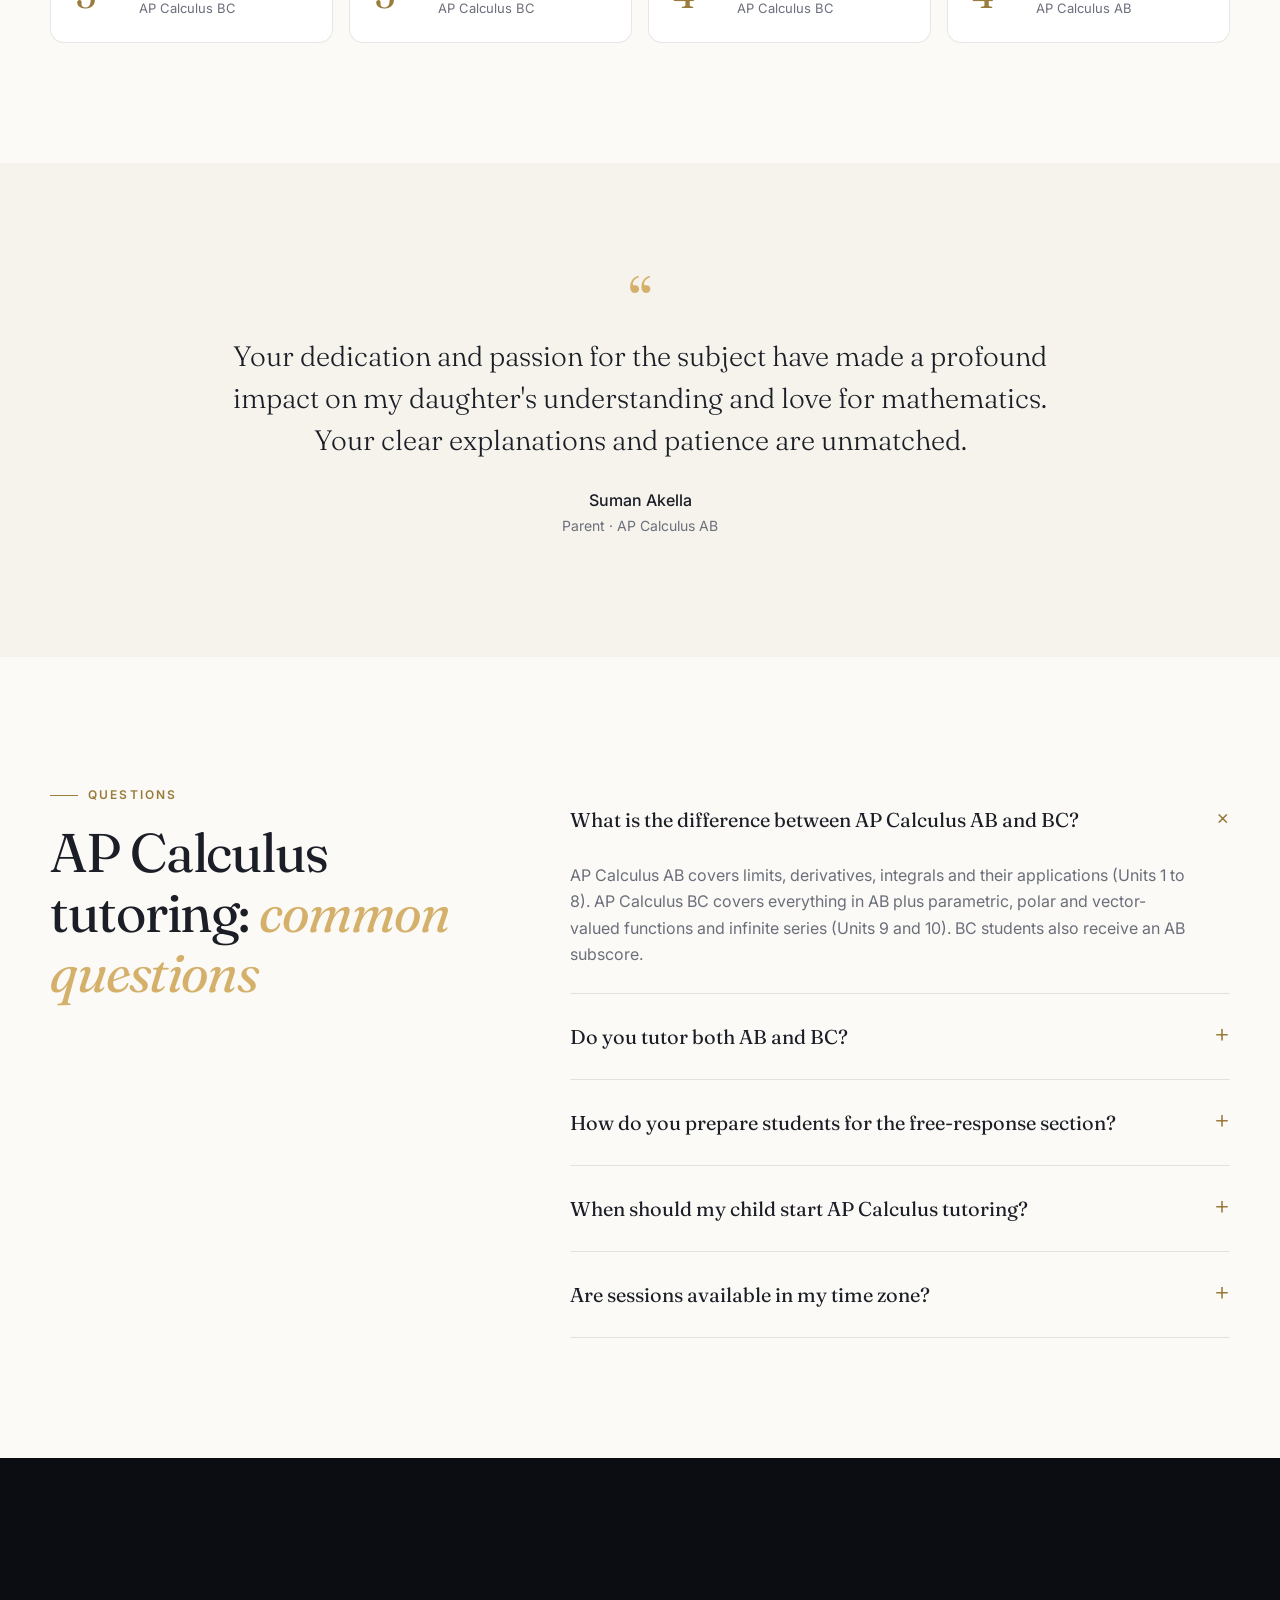
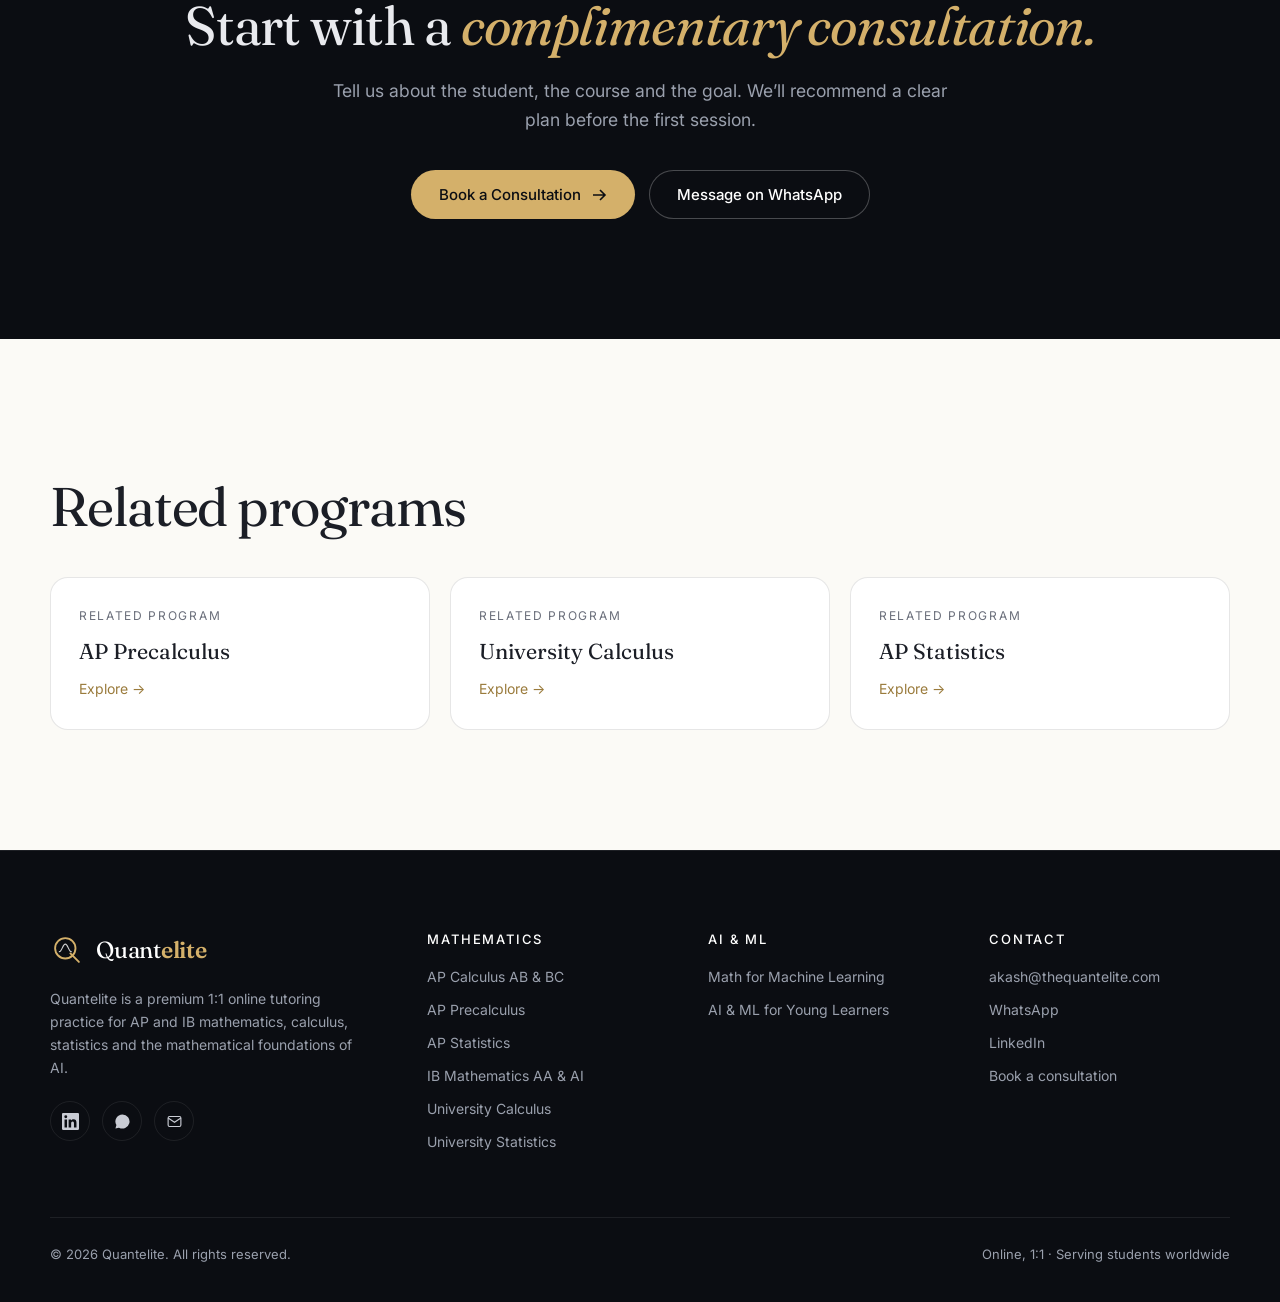
<file: ap-calculus-tutoring.html>
<!DOCTYPE html>
<html lang="en">
<head>
    <meta charset="UTF-8" />
    <meta name="viewport" content="width=device-width, initial-scale=1.0" />
    <title>Online AP Calculus Tutor | AB &amp; BC 1:1 Tutoring | Quantelite</title>
    <meta name="description" content="Personalized 1:1 online AP Calculus AB and BC tutoring with an IIT-trained mentor. Limits, derivatives, integrals, series and free-response exam strategy.">
    <meta name="robots" content="index, follow">
    <meta name="theme-color" content="#0b0d12">
    <link rel="canonical" href="https://thequantelite.com/ap-calculus-tutoring">

    <meta property="og:type" content="website">
    <meta property="og:site_name" content="Quantelite">
    <meta property="og:locale" content="en_US">
    <meta property="og:title" content="Online AP Calculus Tutor | AB &amp; BC 1:1 Tutoring | Quantelite">
    <meta property="og:description" content="Personalized 1:1 online AP Calculus AB and BC tutoring with an IIT-trained mentor. Limits, derivatives, integrals, series and free-response exam strategy.">
    <meta property="og:url" content="https://thequantelite.com/ap-calculus-tutoring">
    <meta property="og:image" content="https://thequantelite.com/og-image.jpg">
    <meta property="og:image:width" content="1200">
    <meta property="og:image:height" content="630">
    <meta property="og:image:alt" content="Quantelite: elite 1:1 tutoring for quantitative minds">
    <meta name="twitter:card" content="summary_large_image">
    <meta name="twitter:title" content="Online AP Calculus Tutor | AB &amp; BC 1:1 Tutoring | Quantelite">
    <meta name="twitter:description" content="Personalized 1:1 online AP Calculus AB and BC tutoring with an IIT-trained mentor. Limits, derivatives, integrals, series and free-response exam strategy.">
    <meta name="twitter:image" content="https://thequantelite.com/og-image.jpg">

    <link rel="icon" href="/favicon.svg" type="image/svg+xml">
    <link rel="apple-touch-icon" href="/logo.png">

    <link rel="preconnect" href="https://fonts.googleapis.com">
    <link rel="preconnect" href="https://fonts.gstatic.com" crossorigin>
    <link href="https://fonts.googleapis.com/css2?family=Fraunces:opsz,wght@9..144,300;9..144,400;9..144,600&family=Inter:wght@300;400;500;600&display=swap" rel="stylesheet">
    <link rel="stylesheet" href="/styles.css">
    <script type="application/ld+json">
{
  "@context": "https://schema.org",
  "@graph": [
    {
      "@type": "Service",
      "@id": "https://thequantelite.com/ap-calculus-tutoring#service",
      "name": "AP Calculus Tutoring",
      "serviceType": "AP Calculus tutoring",
      "description": "Personalized 1:1 online AP Calculus AB and BC tutoring with an IIT-trained mentor. Limits, derivatives, integrals, series and free-response exam strategy.",
      "url": "https://thequantelite.com/ap-calculus-tutoring",
      "provider": {
        "@id": "https://thequantelite.com/#org"
      },
      "areaServed": {
        "@type": "Place",
        "name": "Worldwide"
      },
      "availableChannel": {
        "@type": "ServiceChannel",
        "name": "Live 1:1 online sessions",
        "serviceUrl": "https://thequantelite.com/ap-calculus-tutoring"
      }
    },
    {
      "@type": "WebPage",
      "@id": "https://thequantelite.com/ap-calculus-tutoring#webpage",
      "url": "https://thequantelite.com/ap-calculus-tutoring",
      "name": "Online AP Calculus Tutor | AB & BC 1:1 Tutoring | Quantelite",
      "description": "Personalized 1:1 online AP Calculus AB and BC tutoring with an IIT-trained mentor. Limits, derivatives, integrals, series and free-response exam strategy.",
      "isPartOf": {
        "@id": "https://thequantelite.com/#website"
      },
      "about": {
        "@id": "https://thequantelite.com/ap-calculus-tutoring#service"
      },
      "primaryImageOfPage": "https://thequantelite.com/og-image.jpg",
      "inLanguage": "en",
      "dateModified": "2026-11-02"
    },
    {
      "@type": "BreadcrumbList",
      "itemListElement": [
        {
          "@type": "ListItem",
          "position": 1,
          "name": "Home",
          "item": "https://thequantelite.com/"
        },
        {
          "@type": "ListItem",
          "position": 2,
          "name": "AP Calculus",
          "item": "https://thequantelite.com/ap-calculus-tutoring"
        }
      ]
    },
    {
      "@type": "FAQPage",
      "mainEntity": [
        {
          "@type": "Question",
          "name": "What is the difference between AP Calculus AB and BC?",
          "acceptedAnswer": {
            "@type": "Answer",
            "text": "AP Calculus AB covers limits, derivatives, integrals and their applications (Units 1 to 8). AP Calculus BC covers everything in AB plus parametric, polar and vector-valued functions and infinite series (Units 9 and 10). BC students also receive an AB subscore."
          }
        },
        {
          "@type": "Question",
          "name": "Do you tutor both AB and BC?",
          "acceptedAnswer": {
            "@type": "Answer",
            "text": "Yes. Quantelite tutors both AP Calculus AB and AP Calculus BC, 1:1 and online, and adapts each plan to the student's course, school pace and exam date."
          }
        },
        {
          "@type": "Question",
          "name": "How do you prepare students for the free-response section?",
          "acceptedAnswer": {
            "@type": "Answer",
            "text": "Students practise released free-response questions under timed conditions, and their answers are reviewed against the official scoring guidelines, with focus on justification, notation and units."
          }
        },
        {
          "@type": "Question",
          "name": "When should my child start AP Calculus tutoring?",
          "acceptedAnswer": {
            "@type": "Answer",
            "text": "Ideally at the start of the school year, so concepts are secure before each unit test. Students can also join mid-year or for focused exam preparation from February onwards."
          }
        },
        {
          "@type": "Question",
          "name": "Are sessions available in my time zone?",
          "acceptedAnswer": {
            "@type": "Answer",
            "text": "Sessions are scheduled across North American, UK and European, Middle East and Asia-Pacific time zones. Every session is live, 1:1 and online."
          }
        }
      ]
    }
  ]
}
    </script>
</head>
<body>
<header class="nav" id="nav">
    <div class="wrap nav-inner">
        <a class="logo" href="/" aria-label="Quantelite home">
            <svg viewBox="0 0 40 40" fill="none" aria-hidden="true"><circle cx="18" cy="18" r="12" stroke="#d4b06a" stroke-width="2.2"/><path d="M24 24 L34 34" stroke="#d4b06a" stroke-width="2.2" stroke-linecap="round"/><path d="M11 22 C14 22 15 13 18 13 S22 22 25 22" stroke="#fff" stroke-width="1.4" stroke-linecap="round" opacity=".8"/></svg>
            <span>Quant<b>elite</b></span>
        </a>
        <button class="menu-btn" id="menuBtn" aria-label="Open menu" aria-expanded="false">
            <svg viewBox="0 0 24 24" fill="none" stroke="currentColor" stroke-width="1.6"><path d="M4 7h16M4 12h16M4 17h16"/></svg>
        </button>
        <nav aria-label="Primary">
            <ul class="nav-links" id="navLinks">
                <li><a href="/#programs">Programs</a></li>
                <li><a href="/#mentor">Mentor</a></li>
                <li><a href="/#method">Method</a></li>
                <li><a href="/#results">Results</a></li>
                <li><a href="/#faq">FAQ</a></li>
                <li><a class="btn btn-gold" href="/#contact">Book a Consultation</a></li>
            </ul>
        </nav>
    </div>
</header>

<main id="top">

<section class="page-hero">
    <div class="hero-grid"></div>
    <div class="wrap">
        <nav class="crumbs reveal" aria-label="Breadcrumb"><a href="/">Home</a><span aria-hidden="true">/</span><span aria-current="page">AP Calculus</span></nav>
        <span class="eyebrow reveal">AP Calculus AB &amp; BC</span>
        <h1 class="reveal d1">Personalized Online AP Calculus Tutoring</h1>
        <p class="hero-sub reveal d2">Quantelite offers private, 1:1 online tutoring for AP Calculus AB and AP Calculus BC. Every concept is built from the ground up (limits, derivatives, integrals and, for BC, series), so students can reason through unfamiliar free-response questions instead of relying on memorised templates.</p>
        <div class="hero-ctas reveal d3">
            <a href="/#contact" class="btn btn-gold">Book a Consultation <svg viewBox="0 0 16 16" fill="none" stroke="currentColor" stroke-width="1.6"><path d="M2 8h12M9 3l5 5-5 5"/></svg></a>
            <a href="#topics" class="btn btn-ghost">What we cover</a>
        </div>
        <div class="hero-meta reveal d3">
            <span>Live 1:1 online sessions</span>
            <span>IIT-trained mentor</span>
            <span>Flexible across time zones</span>
        </div>
    </div>
</section>

<section aria-labelledby="who-h">
    <div class="wrap">
        <span class="eyebrow reveal">Who it&rsquo;s for</span>
        <h2 class="section-title reveal d1" id="who-h">Designed for students who want to truly understand</h2>
        <div class="who-grid"><div class="who reveal"><h3>Students taking AP Calculus AB</h3><p>Who want a firm grip on differential and integral calculus and a confident 4 or 5.</p></div><div class="who reveal d1"><h3>Students taking AP Calculus BC</h3><p>Who need extra depth on parametric, polar and vector-valued functions and infinite series.</p></div><div class="who reveal d2"><h3>Self-studiers and early starters</h3><p>Preparing for the exam outside a school class, or getting ahead before the school year begins.</p></div><div class="who reveal d3"><h3>Students who are stuck</h3><p>Whose grades have slipped mid-year and who need a clear plan to recover before May.</p></div></div>
    </div>
</section>

<section id="topics" class="programs" aria-labelledby="topics-h">
    <div class="wrap">
        <span class="eyebrow reveal">Curriculum</span>
        <h2 class="section-title reveal d1" id="topics-h">What we cover in AP Calculus</h2>
        <p class="section-lead reveal d2">Sessions follow the College Board course framework. AB covers Units 1 to 8; BC covers all ten units.</p>
        <div class="topic-grid"><div class="topic reveal"><span class="topic-num">01</span><h3>Limits &amp; continuity</h3><p>Limits graphically, numerically and algebraically; continuity and the Intermediate Value Theorem.</p></div><div class="topic reveal"><span class="topic-num">02</span><h3>Differentiation</h3><p>Definition of the derivative, rules, the chain rule, implicit and inverse-function differentiation.</p></div><div class="topic reveal"><span class="topic-num">03</span><h3>Contextual applications</h3><p>Related rates, linearization, motion along a line and L&#x27;Hospital&#x27;s rule.</p></div><div class="topic reveal"><span class="topic-num">04</span><h3>Analytical applications</h3><p>Mean Value Theorem, extrema, concavity, curve sketching and optimization.</p></div><div class="topic reveal"><span class="topic-num">05</span><h3>Integration</h3><p>Riemann sums, the Fundamental Theorem of Calculus, antiderivatives and integration techniques.</p></div><div class="topic reveal"><span class="topic-num">06</span><h3>Differential equations</h3><p>Slope fields, separation of variables, exponential models; Euler&#x27;s method and logistic growth for BC.</p></div><div class="topic reveal"><span class="topic-num">07</span><h3>Applications of integration</h3><p>Average value, accumulation, area between curves and volumes of solids.</p></div><div class="topic reveal"><span class="topic-num">08</span><h3>BC: parametric, polar &amp; vectors</h3><p>Calculus of parametric, polar and vector-valued functions.</p></div><div class="topic reveal"><span class="topic-num">09</span><h3>BC: infinite series</h3><p>Convergence tests, Taylor and Maclaurin series, error bounds and radius of convergence.</p></div></div>
    </div>
</section>

<section class="dark" aria-labelledby="how-h">
    <div class="wrap">
        <span class="eyebrow reveal">How it works</span>
        <h2 class="section-title reveal d1" id="how-h">A personalised plan, <em class="gold">taught 1:1</em></h2>
        <p class="section-lead reveal d2">Every session is live and online, with a shared digital whiteboard, curated problem sets and regular progress updates. Sessions are scheduled across North American, UK and European, Middle East and Asia-Pacific time zones.</p>
        <div class="steps"><div class="step reveal"><h3>Diagnose</h3><p>A complimentary consultation pinpoints which units are secure and which need work.</p></div><div class="step reveal d1"><h3>Build intuition</h3><p>Every rule is derived and visualised before it is drilled, so it stays understood.</p></div><div class="step reveal d2"><h3>Exam technique</h3><p>Timed multiple-choice sets and released free-response questions, marked against College Board scoring guidelines.</p></div><div class="step reveal d3"><h3>Final preparation</h3><p>Full mock exams and targeted revision in the weeks before the May exam.</p></div></div>
    </div>
</section>

<section aria-labelledby="mentor-h">
    <div class="wrap mentor-strip">
        <picture class="mentor-photo reveal">
            <source srcset="/akash-gupta.webp" type="image/webp">
            <img src="/akash-gupta.jpg" alt="Akash Gupta, founder and lead mentor of Quantelite" width="640" height="877" loading="lazy" decoding="async">
        </picture>
        <div>
            <span class="eyebrow reveal">Your mentor</span>
            <h2 class="section-title reveal d1" id="mentor-h">Akash Gupta</h2>
            <p class="reveal">Akash founded Quantelite to teach quantitative subjects the way they deserve to be taught: for understanding, not memorisation. His training spans engineering at IIT (BHU) and artificial intelligence at IIT Kharagpur, and he has taught students across six-plus countries, one student at a time.</p>
            <div class="creds reveal d2"><div><small>Undergraduate</small><strong>B.Tech, IIT (BHU)</strong></div><div><small>Postgraduate</small><strong>Master&#x27;s in AI, IIT Kharagpur</strong></div><div><small>Students</small><strong>200+ across 6+ countries</strong></div><div><small>Teaching</small><strong>5+ years, 1:1 online</strong></div></div>
            <a class="li-link reveal" href="https://www.linkedin.com/in/akash-gupta-384ba789/" target="_blank" rel="noopener me"><svg viewBox="0 0 24 24" fill="currentColor" aria-hidden="true"><path d="M20.45 20.45h-3.55v-5.57c0-1.33-.03-3.04-1.85-3.04-1.85 0-2.14 1.45-2.14 2.94v5.67H9.35V9h3.41v1.56h.05c.48-.9 1.64-1.85 3.37-1.85 3.6 0 4.27 2.37 4.27 5.46v6.28ZM5.34 7.43a2.06 2.06 0 1 1 0-4.12 2.06 2.06 0 0 1 0 4.12ZM7.12 20.45H3.56V9h3.56v11.45ZM22.22 0H1.77C.79 0 0 .77 0 1.73v20.54C0 23.23.79 24 1.77 24h20.45c.98 0 1.78-.77 1.78-1.73V1.73C24 .77 23.2 0 22.22 0Z"/></svg> Connect on LinkedIn</a>
        </div>
    </div>
</section>

<section class="page-results" aria-labelledby="res-h">
    <div class="wrap">
        <span class="eyebrow reveal">Recent results</span>
        <h2 class="section-title reveal d1" id="res-h">Recent AP scores from Quantelite students</h2>
        <div class="results-grid"><div class="result"><span class="score">5</span><div><strong>Nate D.</strong><small>AP Calculus BC</small></div></div><div class="result"><span class="score">5</span><div><strong>Prajit Basu</strong><small>AP Calculus BC</small></div></div><div class="result"><span class="score">4</span><div><strong>Adit Srivastava</strong><small>AP Calculus BC</small></div></div><div class="result"><span class="score">4</span><div><strong>Virat Ansh Anand</strong><small>AP Calculus AB</small></div></div></div>
    </div>
</section>
<section class="testimonials" aria-labelledby="q-h">
    <div class="wrap">
        <h2 class="visually-hidden" id="q-h">What families say</h2>
        <figure class="page-quote reveal">
            <div class="quote-mark">&ldquo;</div>
            <blockquote>Your dedication and passion for the subject have made a profound impact on my daughter&#x27;s understanding and love for mathematics. Your clear explanations and patience are unmatched.</blockquote>
            <figcaption><cite>Suman Akella<span>Parent · AP Calculus AB</span></cite></figcaption>
        </figure>
    </div>
</section>

<section class="faq" aria-labelledby="faq-h">
    <div class="wrap faq-grid">
        <div>
            <span class="eyebrow reveal">Questions</span>
            <h2 class="section-title reveal d1" id="faq-h">AP Calculus tutoring: <em class="gold">common questions</em></h2>
        </div>
        <div class="reveal"><details open><summary>What is the difference between AP Calculus AB and BC?</summary><p>AP Calculus AB covers limits, derivatives, integrals and their applications (Units 1 to 8). AP Calculus BC covers everything in AB plus parametric, polar and vector-valued functions and infinite series (Units 9 and 10). BC students also receive an AB subscore.</p></details><details><summary>Do you tutor both AB and BC?</summary><p>Yes. Quantelite tutors both AP Calculus AB and AP Calculus BC, 1:1 and online, and adapts each plan to the student&#x27;s course, school pace and exam date.</p></details><details><summary>How do you prepare students for the free-response section?</summary><p>Students practise released free-response questions under timed conditions, and their answers are reviewed against the official scoring guidelines, with focus on justification, notation and units.</p></details><details><summary>When should my child start AP Calculus tutoring?</summary><p>Ideally at the start of the school year, so concepts are secure before each unit test. Students can also join mid-year or for focused exam preparation from February onwards.</p></details><details><summary>Are sessions available in my time zone?</summary><p>Sessions are scheduled across North American, UK and European, Middle East and Asia-Pacific time zones. Every session is live, 1:1 and online.</p></details></div>
    </div>
</section>

<section class="dark cta-band" aria-labelledby="cta-h">
    <div class="wrap">
        <h2 class="section-title reveal" id="cta-h">Start with a <em class="gold">complimentary consultation.</em></h2>
        <p class="section-lead reveal d1">Tell us about the student, the course and the goal. We&rsquo;ll recommend a clear plan before the first session.</p>
        <div class="hero-ctas reveal d2">
            <a href="/#contact" class="btn btn-gold">Book a Consultation <svg viewBox="0 0 16 16" fill="none" stroke="currentColor" stroke-width="1.6"><path d="M2 8h12M9 3l5 5-5 5"/></svg></a>
            <a href="https://wa.me/917752958215" class="btn btn-ghost" target="_blank" rel="noopener">Message on WhatsApp</a>
        </div>
    </div>
</section>

<section class="related" aria-labelledby="rel-h">
    <div class="wrap">
        <h2 class="section-title reveal" id="rel-h">Related programs</h2>
        <div class="related-grid"><a class="related-card reveal" href="/ap-precalculus-tutoring"><span>Related program</span><strong>AP Precalculus</strong><em>Explore &rarr;</em></a><a class="related-card reveal" href="/calculus-tutoring"><span>Related program</span><strong>University Calculus</strong><em>Explore &rarr;</em></a><a class="related-card reveal" href="/ap-statistics-tutoring"><span>Related program</span><strong>AP Statistics</strong><em>Explore &rarr;</em></a></div>
    </div>
</section>

</main>

<footer>
    <div class="wrap">
        <div class="foot-grid">
            <div>
                <a class="logo" href="/" aria-label="Quantelite home">
                    <svg viewBox="0 0 40 40" fill="none" aria-hidden="true"><circle cx="18" cy="18" r="12" stroke="#d4b06a" stroke-width="2.2"/><path d="M24 24 L34 34" stroke="#d4b06a" stroke-width="2.2" stroke-linecap="round"/><path d="M11 22 C14 22 15 13 18 13 S22 22 25 22" stroke="#fff" stroke-width="1.4" stroke-linecap="round" opacity=".8"/></svg>
                    <span>Quant<b>elite</b></span>
                </a>
                <p class="foot-tag">Quantelite is a premium 1:1 online tutoring practice for AP and IB mathematics, calculus, statistics and the mathematical foundations of AI.</p>
                <div class="foot-social">
                    <a href="https://www.linkedin.com/in/akash-gupta-384ba789/" target="_blank" rel="noopener" aria-label="Akash Gupta on LinkedIn"><svg viewBox="0 0 24 24" fill="currentColor" aria-hidden="true"><path d="M20.45 20.45h-3.55v-5.57c0-1.33-.03-3.04-1.85-3.04-1.85 0-2.14 1.45-2.14 2.94v5.67H9.35V9h3.41v1.56h.05c.48-.9 1.64-1.85 3.37-1.85 3.6 0 4.27 2.37 4.27 5.46v6.28ZM5.34 7.43a2.06 2.06 0 1 1 0-4.12 2.06 2.06 0 0 1 0 4.12ZM7.12 20.45H3.56V9h3.56v11.45ZM22.22 0H1.77C.79 0 0 .77 0 1.73v20.54C0 23.23.79 24 1.77 24h20.45c.98 0 1.78-.77 1.78-1.73V1.73C24 .77 23.2 0 22.22 0Z"/></svg></a>
                    <a href="https://wa.me/917752958215" target="_blank" rel="noopener" aria-label="WhatsApp"><svg viewBox="0 0 24 24" fill="currentColor" aria-hidden="true"><path d="M12 2a10 10 0 0 0-8.6 15.1L2 22l5-1.3A10 10 0 1 0 12 2Zm4.5 12.1c-.2-.1-1.5-.7-1.7-.8-.2-.1-.4-.1-.6.1l-.8 1c-.1.2-.3.2-.5.1a6.7 6.7 0 0 1-3.3-2.9c-.3-.4.3-.4.7-1.4.1-.2 0-.3 0-.4l-.8-1.8c-.2-.5-.4-.4-.6-.4h-.5a1 1 0 0 0-.7.3 3 3 0 0 0-.9 2.2 5.2 5.2 0 0 0 1.1 2.7 11.8 11.8 0 0 0 4.5 4c1.7.7 2.4.8 3.2.6.5-.1 1.5-.6 1.7-1.2.2-.6.2-1.1.2-1.2-.1-.1-.3-.2-.5-.3Z"/></svg></a>
                    <a href="mailto:akash@thequantelite.com" aria-label="Email"><svg viewBox="0 0 24 24" fill="none" stroke="currentColor" stroke-width="1.6" aria-hidden="true"><rect x="3" y="5" width="18" height="14" rx="2"/><path d="m3 7 9 6 9-6"/></svg></a>
                </div>
            </div>
            <div><h3>Mathematics</h3><ul><li><a href="/ap-calculus-tutoring">AP Calculus AB &amp; BC</a></li><li><a href="/ap-precalculus-tutoring">AP Precalculus</a></li><li><a href="/ap-statistics-tutoring">AP Statistics</a></li><li><a href="/ib-math-tutoring">IB Mathematics AA &amp; AI</a></li><li><a href="/calculus-tutoring">University Calculus</a></li><li><a href="/statistics-tutoring">University Statistics</a></li></ul></div>
            <div><h3>AI &amp; ML</h3><ul><li><a href="/math-for-machine-learning">Math for Machine Learning</a></li><li><a href="/ai-ml-for-kids">AI &amp; ML for Young Learners</a></li></ul></div>
            <div><h3>Contact</h3><ul><li><a href="mailto:akash@thequantelite.com">akash@thequantelite.com</a></li><li><a href="https://wa.me/917752958215" target="_blank" rel="noopener">WhatsApp</a></li><li><a href="https://www.linkedin.com/in/akash-gupta-384ba789/" target="_blank" rel="noopener">LinkedIn</a></li><li><a href="/#contact">Book a consultation</a></li></ul></div>
        </div>
        <div class="foot-bottom">
            <span>&copy; <span id="year">2026</span> Quantelite. All rights reserved.</span>
            <span>Online, 1:1 &middot; Serving students worldwide</span>
        </div>
    </div>
</footer>

<a class="wa-float" href="https://wa.me/917752958215" target="_blank" rel="noopener" aria-label="Chat on WhatsApp"><svg viewBox="0 0 24 24" fill="currentColor" aria-hidden="true"><path d="M12 2a10 10 0 0 0-8.6 15.1L2 22l5-1.3A10 10 0 1 0 12 2Zm4.5 12.1c-.2-.1-1.5-.7-1.7-.8-.2-.1-.4-.1-.6.1l-.8 1c-.1.2-.3.2-.5.1a6.7 6.7 0 0 1-3.3-2.9c-.3-.4.3-.4.7-1.4.1-.2 0-.3 0-.4l-.8-1.8c-.2-.5-.4-.4-.6-.4h-.5a1 1 0 0 0-.7.3 3 3 0 0 0-.9 2.2 5.2 5.2 0 0 0 1.1 2.7 11.8 11.8 0 0 0 4.5 4c1.7.7 2.4.8 3.2.6.5-.1 1.5-.6 1.7-1.2.2-.6.2-1.1.2-1.2-.1-.1-.3-.2-.5-.3Z"/></svg></a>

<script src="/main.js" defer></script>
</body>
</html>
</file>
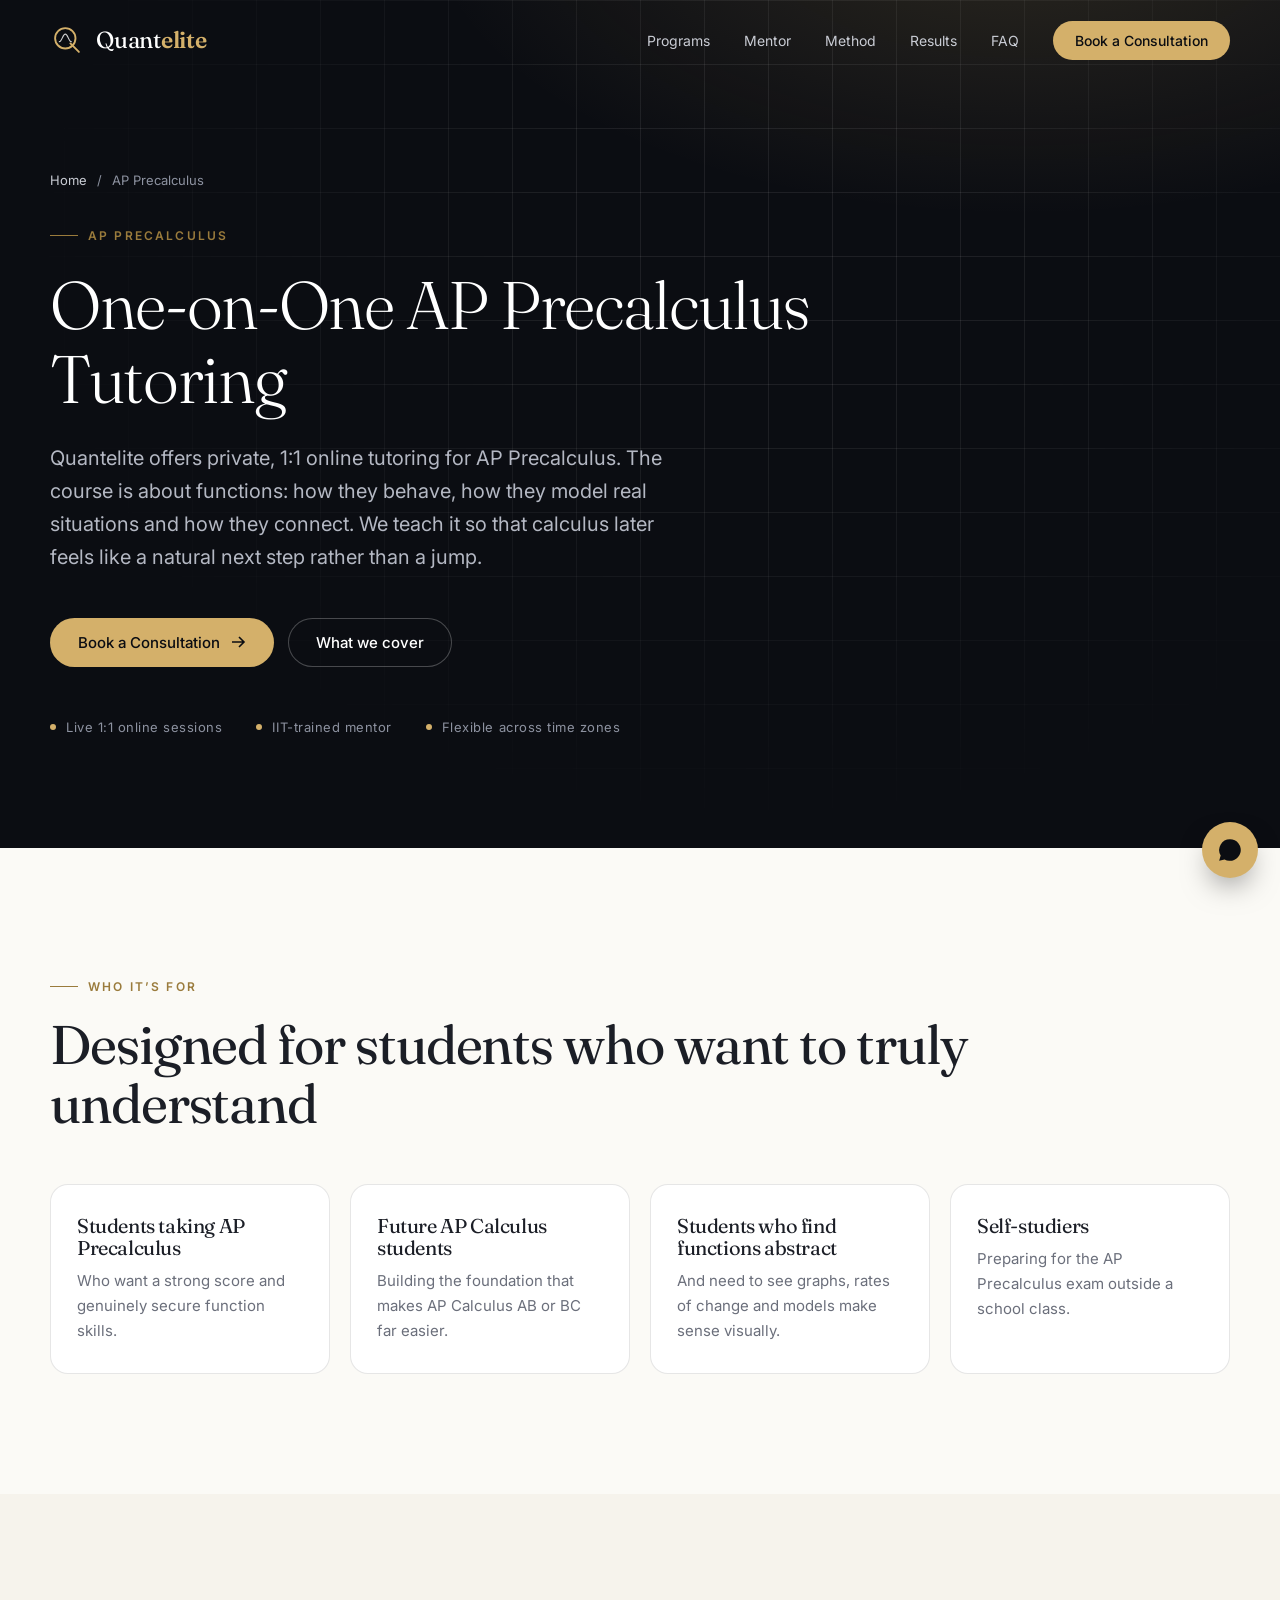
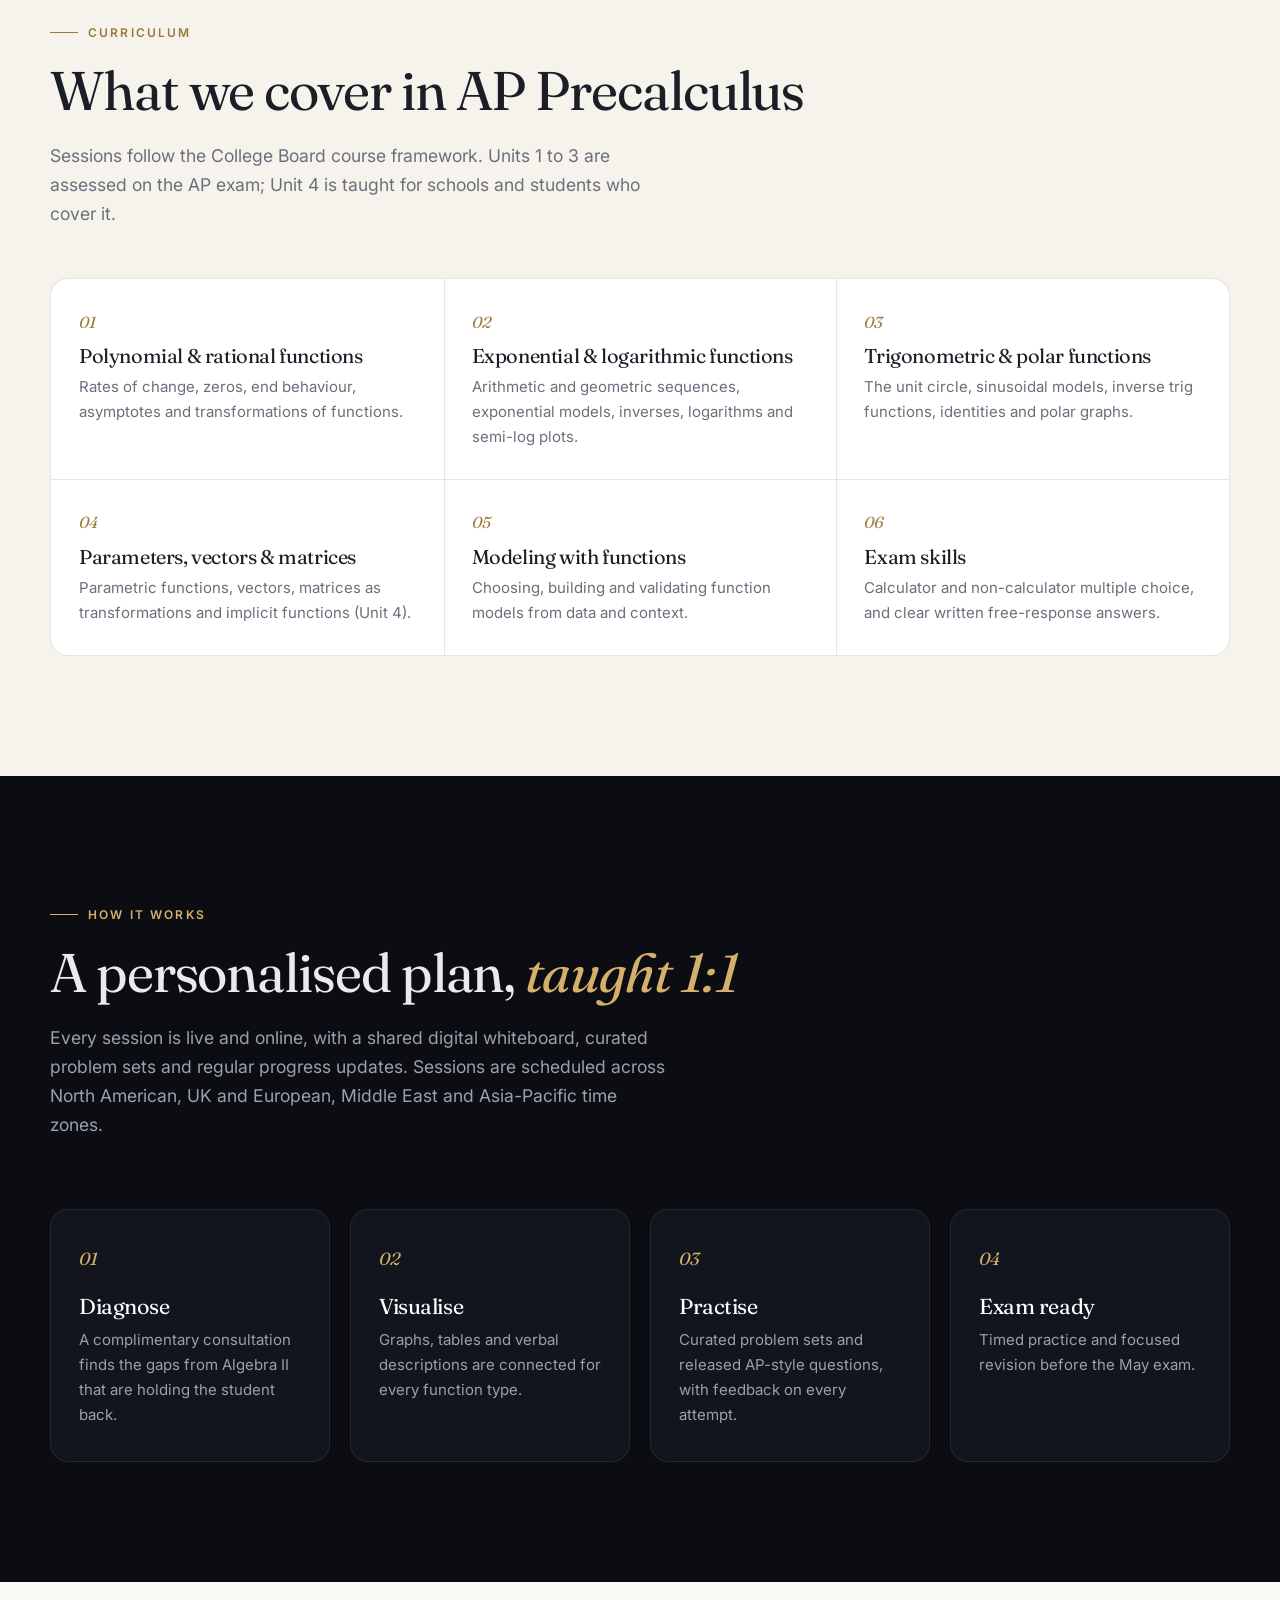
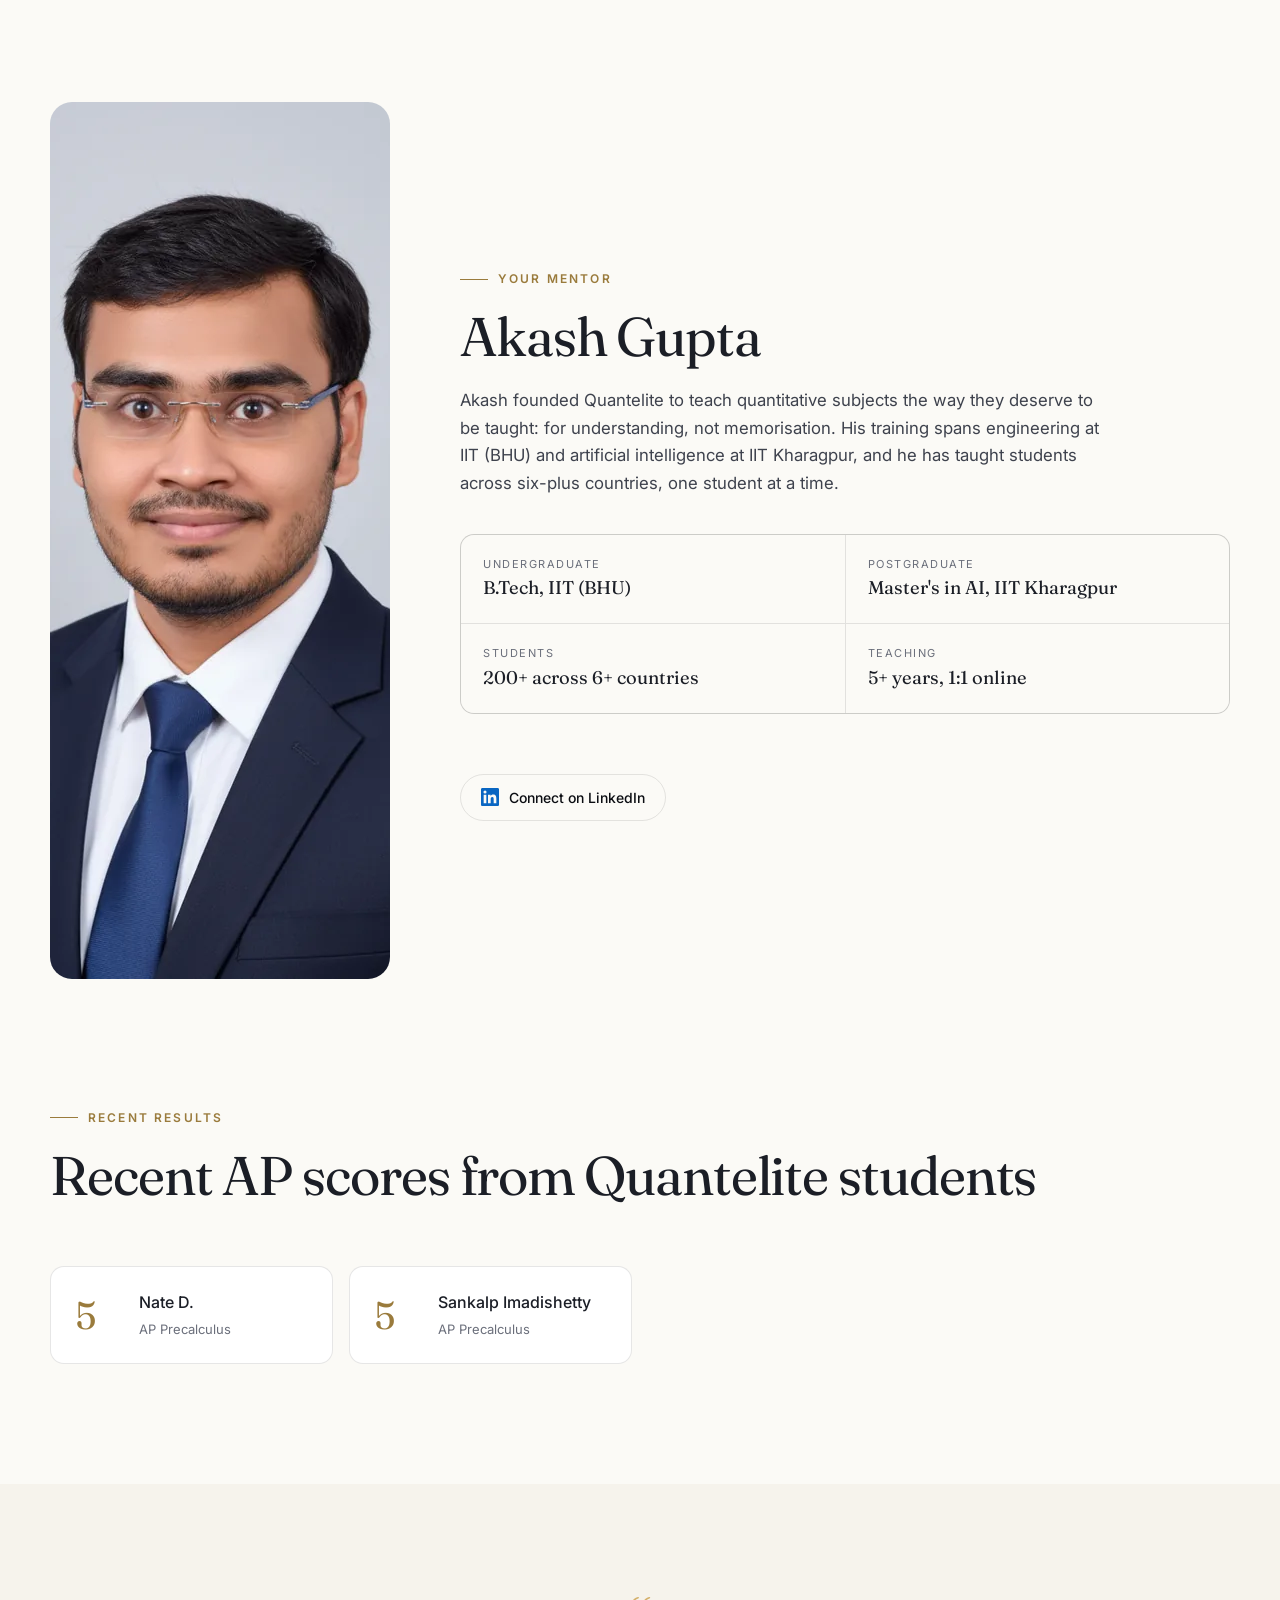
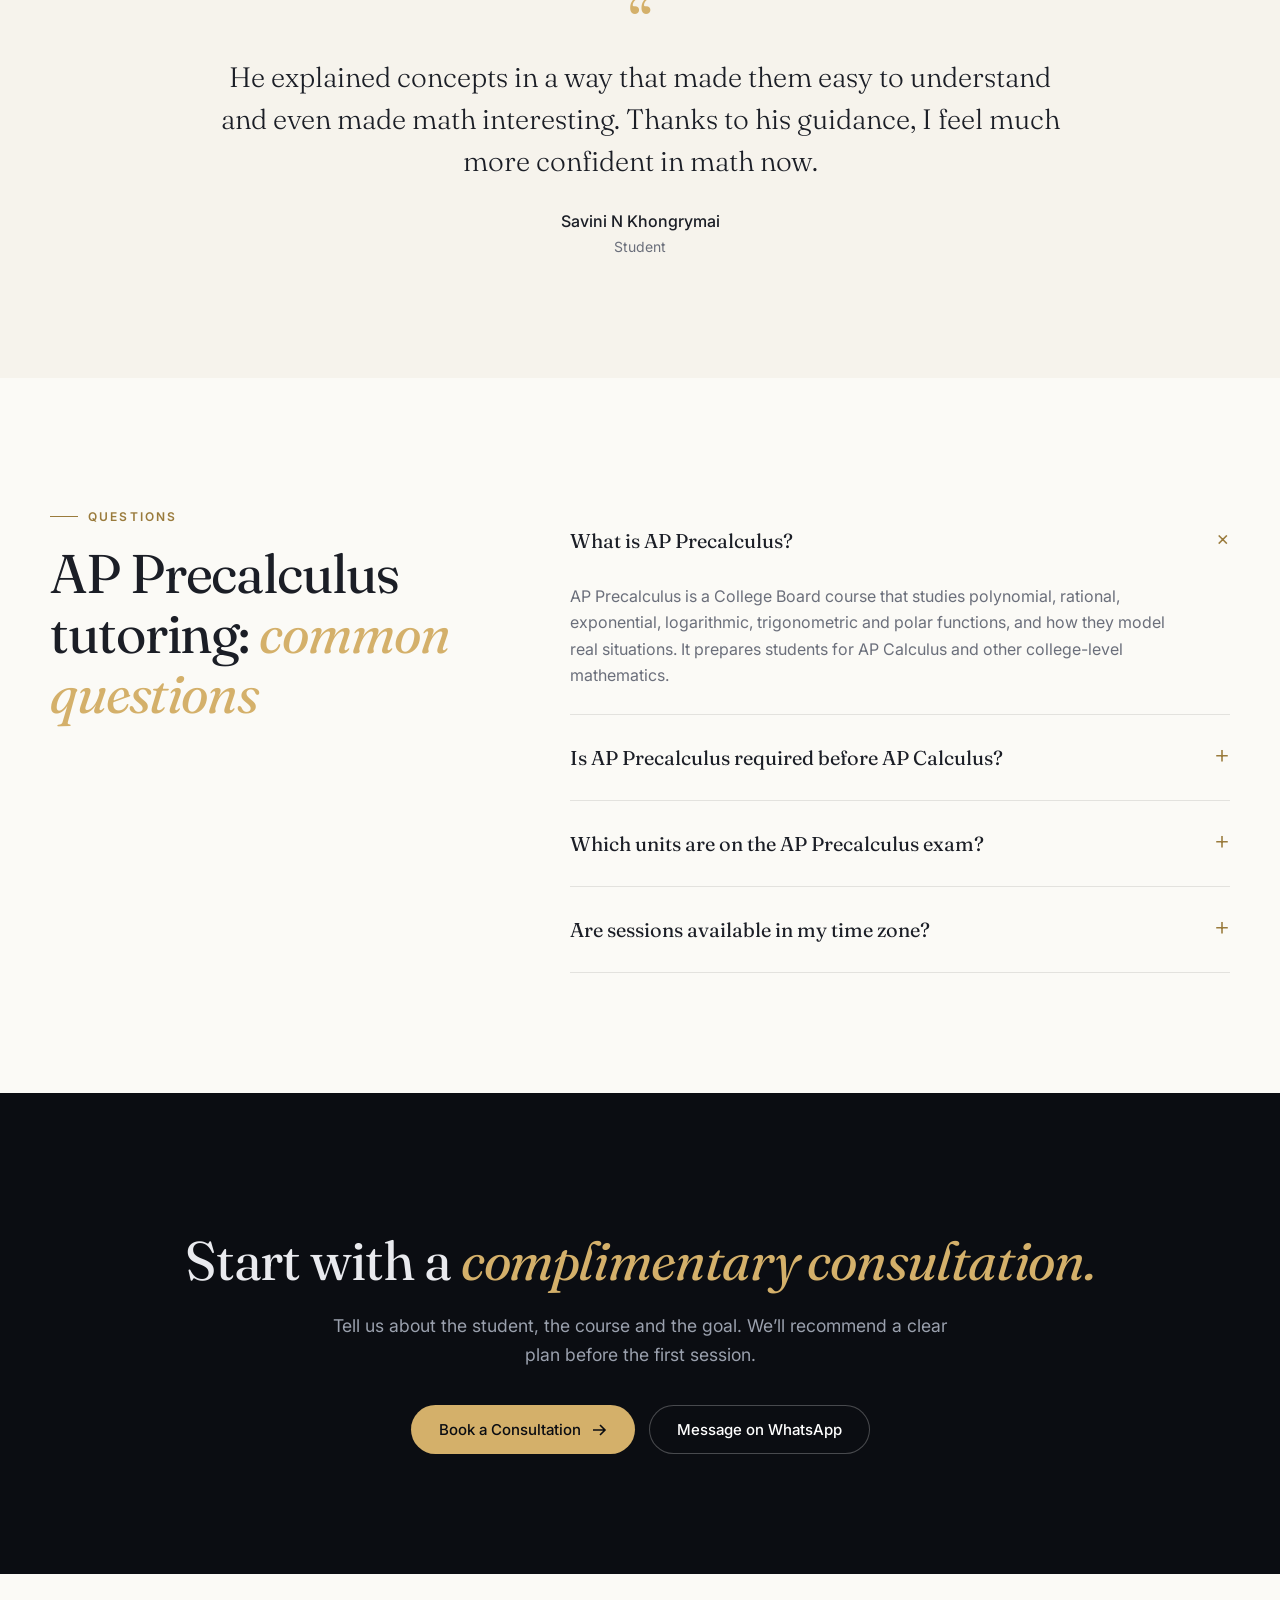
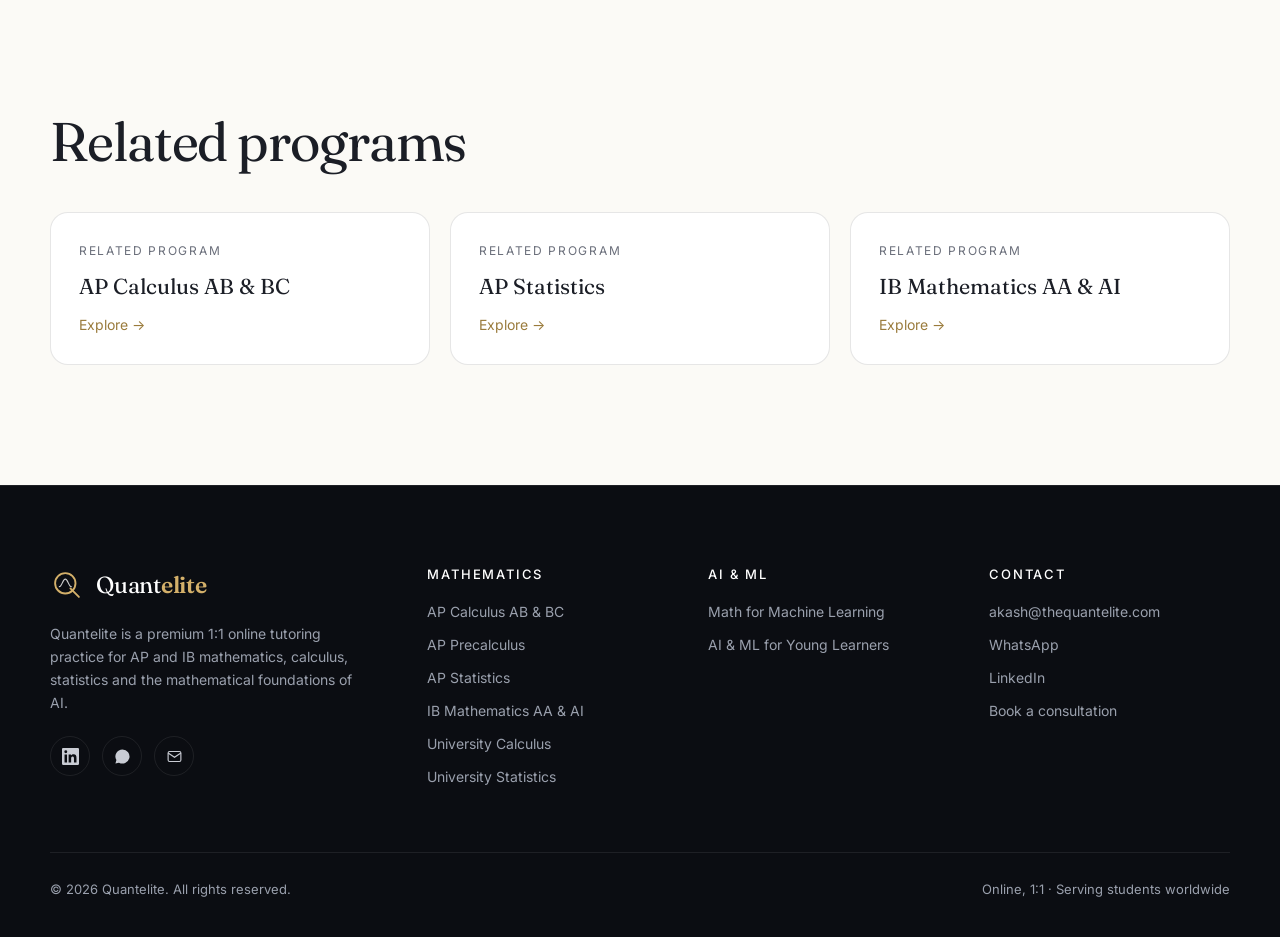
<file: ap-precalculus-tutoring.html>
<!DOCTYPE html>
<html lang="en">
<head>
    <meta charset="UTF-8" />
    <meta name="viewport" content="width=device-width, initial-scale=1.0" />
    <title>Online AP Precalculus Tutor | 1:1 Tutoring | Quantelite</title>
    <meta name="description" content="Private 1:1 online AP Precalculus tutoring with an IIT-trained mentor. Polynomial, rational, exponential, logarithmic, trigonometric and polar functions.">
    <meta name="robots" content="index, follow">
    <meta name="theme-color" content="#0b0d12">
    <link rel="canonical" href="https://thequantelite.com/ap-precalculus-tutoring">

    <meta property="og:type" content="website">
    <meta property="og:site_name" content="Quantelite">
    <meta property="og:locale" content="en_US">
    <meta property="og:title" content="Online AP Precalculus Tutor | 1:1 Tutoring | Quantelite">
    <meta property="og:description" content="Private 1:1 online AP Precalculus tutoring with an IIT-trained mentor. Polynomial, rational, exponential, logarithmic, trigonometric and polar functions.">
    <meta property="og:url" content="https://thequantelite.com/ap-precalculus-tutoring">
    <meta property="og:image" content="https://thequantelite.com/og-image.jpg">
    <meta property="og:image:width" content="1200">
    <meta property="og:image:height" content="630">
    <meta property="og:image:alt" content="Quantelite: elite 1:1 tutoring for quantitative minds">
    <meta name="twitter:card" content="summary_large_image">
    <meta name="twitter:title" content="Online AP Precalculus Tutor | 1:1 Tutoring | Quantelite">
    <meta name="twitter:description" content="Private 1:1 online AP Precalculus tutoring with an IIT-trained mentor. Polynomial, rational, exponential, logarithmic, trigonometric and polar functions.">
    <meta name="twitter:image" content="https://thequantelite.com/og-image.jpg">

    <link rel="icon" href="/favicon.svg" type="image/svg+xml">
    <link rel="apple-touch-icon" href="/logo.png">

    <link rel="preconnect" href="https://fonts.googleapis.com">
    <link rel="preconnect" href="https://fonts.gstatic.com" crossorigin>
    <link href="https://fonts.googleapis.com/css2?family=Fraunces:opsz,wght@9..144,300;9..144,400;9..144,600&family=Inter:wght@300;400;500;600&display=swap" rel="stylesheet">
    <link rel="stylesheet" href="/styles.css">
    <script type="application/ld+json">
{
  "@context": "https://schema.org",
  "@graph": [
    {
      "@type": "Service",
      "@id": "https://thequantelite.com/ap-precalculus-tutoring#service",
      "name": "AP Precalculus Tutoring",
      "serviceType": "AP Precalculus tutoring",
      "description": "Private 1:1 online AP Precalculus tutoring with an IIT-trained mentor. Polynomial, rational, exponential, logarithmic, trigonometric and polar functions.",
      "url": "https://thequantelite.com/ap-precalculus-tutoring",
      "provider": {
        "@id": "https://thequantelite.com/#org"
      },
      "areaServed": {
        "@type": "Place",
        "name": "Worldwide"
      },
      "availableChannel": {
        "@type": "ServiceChannel",
        "name": "Live 1:1 online sessions",
        "serviceUrl": "https://thequantelite.com/ap-precalculus-tutoring"
      }
    },
    {
      "@type": "WebPage",
      "@id": "https://thequantelite.com/ap-precalculus-tutoring#webpage",
      "url": "https://thequantelite.com/ap-precalculus-tutoring",
      "name": "Online AP Precalculus Tutor | 1:1 Tutoring | Quantelite",
      "description": "Private 1:1 online AP Precalculus tutoring with an IIT-trained mentor. Polynomial, rational, exponential, logarithmic, trigonometric and polar functions.",
      "isPartOf": {
        "@id": "https://thequantelite.com/#website"
      },
      "about": {
        "@id": "https://thequantelite.com/ap-precalculus-tutoring#service"
      },
      "primaryImageOfPage": "https://thequantelite.com/og-image.jpg",
      "inLanguage": "en",
      "dateModified": "2026-11-02"
    },
    {
      "@type": "BreadcrumbList",
      "itemListElement": [
        {
          "@type": "ListItem",
          "position": 1,
          "name": "Home",
          "item": "https://thequantelite.com/"
        },
        {
          "@type": "ListItem",
          "position": 2,
          "name": "AP Precalculus",
          "item": "https://thequantelite.com/ap-precalculus-tutoring"
        }
      ]
    },
    {
      "@type": "FAQPage",
      "mainEntity": [
        {
          "@type": "Question",
          "name": "What is AP Precalculus?",
          "acceptedAnswer": {
            "@type": "Answer",
            "text": "AP Precalculus is a College Board course that studies polynomial, rational, exponential, logarithmic, trigonometric and polar functions, and how they model real situations. It prepares students for AP Calculus and other college-level mathematics."
          }
        },
        {
          "@type": "Question",
          "name": "Is AP Precalculus required before AP Calculus?",
          "acceptedAnswer": {
            "@type": "Answer",
            "text": "It is not formally required, but it builds exactly the function skills that AP Calculus depends on. Students who take it usually find AP Calculus noticeably easier."
          }
        },
        {
          "@type": "Question",
          "name": "Which units are on the AP Precalculus exam?",
          "acceptedAnswer": {
            "@type": "Answer",
            "text": "Units 1 to 3 (polynomial and rational functions; exponential and logarithmic functions; trigonometric and polar functions) are assessed on the exam. Unit 4 is optional and not assessed."
          }
        },
        {
          "@type": "Question",
          "name": "Are sessions available in my time zone?",
          "acceptedAnswer": {
            "@type": "Answer",
            "text": "Sessions are scheduled across North American, UK and European, Middle East and Asia-Pacific time zones. Every session is live, 1:1 and online."
          }
        }
      ]
    }
  ]
}
    </script>
</head>
<body>
<header class="nav" id="nav">
    <div class="wrap nav-inner">
        <a class="logo" href="/" aria-label="Quantelite home">
            <svg viewBox="0 0 40 40" fill="none" aria-hidden="true"><circle cx="18" cy="18" r="12" stroke="#d4b06a" stroke-width="2.2"/><path d="M24 24 L34 34" stroke="#d4b06a" stroke-width="2.2" stroke-linecap="round"/><path d="M11 22 C14 22 15 13 18 13 S22 22 25 22" stroke="#fff" stroke-width="1.4" stroke-linecap="round" opacity=".8"/></svg>
            <span>Quant<b>elite</b></span>
        </a>
        <button class="menu-btn" id="menuBtn" aria-label="Open menu" aria-expanded="false">
            <svg viewBox="0 0 24 24" fill="none" stroke="currentColor" stroke-width="1.6"><path d="M4 7h16M4 12h16M4 17h16"/></svg>
        </button>
        <nav aria-label="Primary">
            <ul class="nav-links" id="navLinks">
                <li><a href="/#programs">Programs</a></li>
                <li><a href="/#mentor">Mentor</a></li>
                <li><a href="/#method">Method</a></li>
                <li><a href="/#results">Results</a></li>
                <li><a href="/#faq">FAQ</a></li>
                <li><a class="btn btn-gold" href="/#contact">Book a Consultation</a></li>
            </ul>
        </nav>
    </div>
</header>

<main id="top">

<section class="page-hero">
    <div class="hero-grid"></div>
    <div class="wrap">
        <nav class="crumbs reveal" aria-label="Breadcrumb"><a href="/">Home</a><span aria-hidden="true">/</span><span aria-current="page">AP Precalculus</span></nav>
        <span class="eyebrow reveal">AP Precalculus</span>
        <h1 class="reveal d1">One-on-One AP Precalculus Tutoring</h1>
        <p class="hero-sub reveal d2">Quantelite offers private, 1:1 online tutoring for AP Precalculus. The course is about functions: how they behave, how they model real situations and how they connect. We teach it so that calculus later feels like a natural next step rather than a jump.</p>
        <div class="hero-ctas reveal d3">
            <a href="/#contact" class="btn btn-gold">Book a Consultation <svg viewBox="0 0 16 16" fill="none" stroke="currentColor" stroke-width="1.6"><path d="M2 8h12M9 3l5 5-5 5"/></svg></a>
            <a href="#topics" class="btn btn-ghost">What we cover</a>
        </div>
        <div class="hero-meta reveal d3">
            <span>Live 1:1 online sessions</span>
            <span>IIT-trained mentor</span>
            <span>Flexible across time zones</span>
        </div>
    </div>
</section>

<section aria-labelledby="who-h">
    <div class="wrap">
        <span class="eyebrow reveal">Who it&rsquo;s for</span>
        <h2 class="section-title reveal d1" id="who-h">Designed for students who want to truly understand</h2>
        <div class="who-grid"><div class="who reveal"><h3>Students taking AP Precalculus</h3><p>Who want a strong score and genuinely secure function skills.</p></div><div class="who reveal d1"><h3>Future AP Calculus students</h3><p>Building the foundation that makes AP Calculus AB or BC far easier.</p></div><div class="who reveal d2"><h3>Students who find functions abstract</h3><p>And need to see graphs, rates of change and models make sense visually.</p></div><div class="who reveal d3"><h3>Self-studiers</h3><p>Preparing for the AP Precalculus exam outside a school class.</p></div></div>
    </div>
</section>

<section id="topics" class="programs" aria-labelledby="topics-h">
    <div class="wrap">
        <span class="eyebrow reveal">Curriculum</span>
        <h2 class="section-title reveal d1" id="topics-h">What we cover in AP Precalculus</h2>
        <p class="section-lead reveal d2">Sessions follow the College Board course framework. Units 1 to 3 are assessed on the AP exam; Unit 4 is taught for schools and students who cover it.</p>
        <div class="topic-grid"><div class="topic reveal"><span class="topic-num">01</span><h3>Polynomial &amp; rational functions</h3><p>Rates of change, zeros, end behaviour, asymptotes and transformations of functions.</p></div><div class="topic reveal"><span class="topic-num">02</span><h3>Exponential &amp; logarithmic functions</h3><p>Arithmetic and geometric sequences, exponential models, inverses, logarithms and semi-log plots.</p></div><div class="topic reveal"><span class="topic-num">03</span><h3>Trigonometric &amp; polar functions</h3><p>The unit circle, sinusoidal models, inverse trig functions, identities and polar graphs.</p></div><div class="topic reveal"><span class="topic-num">04</span><h3>Parameters, vectors &amp; matrices</h3><p>Parametric functions, vectors, matrices as transformations and implicit functions (Unit 4).</p></div><div class="topic reveal"><span class="topic-num">05</span><h3>Modeling with functions</h3><p>Choosing, building and validating function models from data and context.</p></div><div class="topic reveal"><span class="topic-num">06</span><h3>Exam skills</h3><p>Calculator and non-calculator multiple choice, and clear written free-response answers.</p></div></div>
    </div>
</section>

<section class="dark" aria-labelledby="how-h">
    <div class="wrap">
        <span class="eyebrow reveal">How it works</span>
        <h2 class="section-title reveal d1" id="how-h">A personalised plan, <em class="gold">taught 1:1</em></h2>
        <p class="section-lead reveal d2">Every session is live and online, with a shared digital whiteboard, curated problem sets and regular progress updates. Sessions are scheduled across North American, UK and European, Middle East and Asia-Pacific time zones.</p>
        <div class="steps"><div class="step reveal"><h3>Diagnose</h3><p>A complimentary consultation finds the gaps from Algebra II that are holding the student back.</p></div><div class="step reveal d1"><h3>Visualise</h3><p>Graphs, tables and verbal descriptions are connected for every function type.</p></div><div class="step reveal d2"><h3>Practise</h3><p>Curated problem sets and released AP-style questions, with feedback on every attempt.</p></div><div class="step reveal d3"><h3>Exam ready</h3><p>Timed practice and focused revision before the May exam.</p></div></div>
    </div>
</section>

<section aria-labelledby="mentor-h">
    <div class="wrap mentor-strip">
        <picture class="mentor-photo reveal">
            <source srcset="/akash-gupta.webp" type="image/webp">
            <img src="/akash-gupta.jpg" alt="Akash Gupta, founder and lead mentor of Quantelite" width="640" height="877" loading="lazy" decoding="async">
        </picture>
        <div>
            <span class="eyebrow reveal">Your mentor</span>
            <h2 class="section-title reveal d1" id="mentor-h">Akash Gupta</h2>
            <p class="reveal">Akash founded Quantelite to teach quantitative subjects the way they deserve to be taught: for understanding, not memorisation. His training spans engineering at IIT (BHU) and artificial intelligence at IIT Kharagpur, and he has taught students across six-plus countries, one student at a time.</p>
            <div class="creds reveal d2"><div><small>Undergraduate</small><strong>B.Tech, IIT (BHU)</strong></div><div><small>Postgraduate</small><strong>Master&#x27;s in AI, IIT Kharagpur</strong></div><div><small>Students</small><strong>200+ across 6+ countries</strong></div><div><small>Teaching</small><strong>5+ years, 1:1 online</strong></div></div>
            <a class="li-link reveal" href="https://www.linkedin.com/in/akash-gupta-384ba789/" target="_blank" rel="noopener me"><svg viewBox="0 0 24 24" fill="currentColor" aria-hidden="true"><path d="M20.45 20.45h-3.55v-5.57c0-1.33-.03-3.04-1.85-3.04-1.85 0-2.14 1.45-2.14 2.94v5.67H9.35V9h3.41v1.56h.05c.48-.9 1.64-1.85 3.37-1.85 3.6 0 4.27 2.37 4.27 5.46v6.28ZM5.34 7.43a2.06 2.06 0 1 1 0-4.12 2.06 2.06 0 0 1 0 4.12ZM7.12 20.45H3.56V9h3.56v11.45ZM22.22 0H1.77C.79 0 0 .77 0 1.73v20.54C0 23.23.79 24 1.77 24h20.45c.98 0 1.78-.77 1.78-1.73V1.73C24 .77 23.2 0 22.22 0Z"/></svg> Connect on LinkedIn</a>
        </div>
    </div>
</section>

<section class="page-results" aria-labelledby="res-h">
    <div class="wrap">
        <span class="eyebrow reveal">Recent results</span>
        <h2 class="section-title reveal d1" id="res-h">Recent AP scores from Quantelite students</h2>
        <div class="results-grid"><div class="result"><span class="score">5</span><div><strong>Nate D.</strong><small>AP Precalculus</small></div></div><div class="result"><span class="score">5</span><div><strong>Sankalp Imadishetty</strong><small>AP Precalculus</small></div></div></div>
    </div>
</section>
<section class="testimonials" aria-labelledby="q-h">
    <div class="wrap">
        <h2 class="visually-hidden" id="q-h">What families say</h2>
        <figure class="page-quote reveal">
            <div class="quote-mark">&ldquo;</div>
            <blockquote>He explained concepts in a way that made them easy to understand and even made math interesting. Thanks to his guidance, I feel much more confident in math now.</blockquote>
            <figcaption><cite>Savini N Khongrymai<span>Student</span></cite></figcaption>
        </figure>
    </div>
</section>

<section class="faq" aria-labelledby="faq-h">
    <div class="wrap faq-grid">
        <div>
            <span class="eyebrow reveal">Questions</span>
            <h2 class="section-title reveal d1" id="faq-h">AP Precalculus tutoring: <em class="gold">common questions</em></h2>
        </div>
        <div class="reveal"><details open><summary>What is AP Precalculus?</summary><p>AP Precalculus is a College Board course that studies polynomial, rational, exponential, logarithmic, trigonometric and polar functions, and how they model real situations. It prepares students for AP Calculus and other college-level mathematics.</p></details><details><summary>Is AP Precalculus required before AP Calculus?</summary><p>It is not formally required, but it builds exactly the function skills that AP Calculus depends on. Students who take it usually find AP Calculus noticeably easier.</p></details><details><summary>Which units are on the AP Precalculus exam?</summary><p>Units 1 to 3 (polynomial and rational functions; exponential and logarithmic functions; trigonometric and polar functions) are assessed on the exam. Unit 4 is optional and not assessed.</p></details><details><summary>Are sessions available in my time zone?</summary><p>Sessions are scheduled across North American, UK and European, Middle East and Asia-Pacific time zones. Every session is live, 1:1 and online.</p></details></div>
    </div>
</section>

<section class="dark cta-band" aria-labelledby="cta-h">
    <div class="wrap">
        <h2 class="section-title reveal" id="cta-h">Start with a <em class="gold">complimentary consultation.</em></h2>
        <p class="section-lead reveal d1">Tell us about the student, the course and the goal. We&rsquo;ll recommend a clear plan before the first session.</p>
        <div class="hero-ctas reveal d2">
            <a href="/#contact" class="btn btn-gold">Book a Consultation <svg viewBox="0 0 16 16" fill="none" stroke="currentColor" stroke-width="1.6"><path d="M2 8h12M9 3l5 5-5 5"/></svg></a>
            <a href="https://wa.me/917752958215" class="btn btn-ghost" target="_blank" rel="noopener">Message on WhatsApp</a>
        </div>
    </div>
</section>

<section class="related" aria-labelledby="rel-h">
    <div class="wrap">
        <h2 class="section-title reveal" id="rel-h">Related programs</h2>
        <div class="related-grid"><a class="related-card reveal" href="/ap-calculus-tutoring"><span>Related program</span><strong>AP Calculus AB &amp; BC</strong><em>Explore &rarr;</em></a><a class="related-card reveal" href="/ap-statistics-tutoring"><span>Related program</span><strong>AP Statistics</strong><em>Explore &rarr;</em></a><a class="related-card reveal" href="/ib-math-tutoring"><span>Related program</span><strong>IB Mathematics AA &amp; AI</strong><em>Explore &rarr;</em></a></div>
    </div>
</section>

</main>

<footer>
    <div class="wrap">
        <div class="foot-grid">
            <div>
                <a class="logo" href="/" aria-label="Quantelite home">
                    <svg viewBox="0 0 40 40" fill="none" aria-hidden="true"><circle cx="18" cy="18" r="12" stroke="#d4b06a" stroke-width="2.2"/><path d="M24 24 L34 34" stroke="#d4b06a" stroke-width="2.2" stroke-linecap="round"/><path d="M11 22 C14 22 15 13 18 13 S22 22 25 22" stroke="#fff" stroke-width="1.4" stroke-linecap="round" opacity=".8"/></svg>
                    <span>Quant<b>elite</b></span>
                </a>
                <p class="foot-tag">Quantelite is a premium 1:1 online tutoring practice for AP and IB mathematics, calculus, statistics and the mathematical foundations of AI.</p>
                <div class="foot-social">
                    <a href="https://www.linkedin.com/in/akash-gupta-384ba789/" target="_blank" rel="noopener" aria-label="Akash Gupta on LinkedIn"><svg viewBox="0 0 24 24" fill="currentColor" aria-hidden="true"><path d="M20.45 20.45h-3.55v-5.57c0-1.33-.03-3.04-1.85-3.04-1.85 0-2.14 1.45-2.14 2.94v5.67H9.35V9h3.41v1.56h.05c.48-.9 1.64-1.85 3.37-1.85 3.6 0 4.27 2.37 4.27 5.46v6.28ZM5.34 7.43a2.06 2.06 0 1 1 0-4.12 2.06 2.06 0 0 1 0 4.12ZM7.12 20.45H3.56V9h3.56v11.45ZM22.22 0H1.77C.79 0 0 .77 0 1.73v20.54C0 23.23.79 24 1.77 24h20.45c.98 0 1.78-.77 1.78-1.73V1.73C24 .77 23.2 0 22.22 0Z"/></svg></a>
                    <a href="https://wa.me/917752958215" target="_blank" rel="noopener" aria-label="WhatsApp"><svg viewBox="0 0 24 24" fill="currentColor" aria-hidden="true"><path d="M12 2a10 10 0 0 0-8.6 15.1L2 22l5-1.3A10 10 0 1 0 12 2Zm4.5 12.1c-.2-.1-1.5-.7-1.7-.8-.2-.1-.4-.1-.6.1l-.8 1c-.1.2-.3.2-.5.1a6.7 6.7 0 0 1-3.3-2.9c-.3-.4.3-.4.7-1.4.1-.2 0-.3 0-.4l-.8-1.8c-.2-.5-.4-.4-.6-.4h-.5a1 1 0 0 0-.7.3 3 3 0 0 0-.9 2.2 5.2 5.2 0 0 0 1.1 2.7 11.8 11.8 0 0 0 4.5 4c1.7.7 2.4.8 3.2.6.5-.1 1.5-.6 1.7-1.2.2-.6.2-1.1.2-1.2-.1-.1-.3-.2-.5-.3Z"/></svg></a>
                    <a href="mailto:akash@thequantelite.com" aria-label="Email"><svg viewBox="0 0 24 24" fill="none" stroke="currentColor" stroke-width="1.6" aria-hidden="true"><rect x="3" y="5" width="18" height="14" rx="2"/><path d="m3 7 9 6 9-6"/></svg></a>
                </div>
            </div>
            <div><h3>Mathematics</h3><ul><li><a href="/ap-calculus-tutoring">AP Calculus AB &amp; BC</a></li><li><a href="/ap-precalculus-tutoring">AP Precalculus</a></li><li><a href="/ap-statistics-tutoring">AP Statistics</a></li><li><a href="/ib-math-tutoring">IB Mathematics AA &amp; AI</a></li><li><a href="/calculus-tutoring">University Calculus</a></li><li><a href="/statistics-tutoring">University Statistics</a></li></ul></div>
            <div><h3>AI &amp; ML</h3><ul><li><a href="/math-for-machine-learning">Math for Machine Learning</a></li><li><a href="/ai-ml-for-kids">AI &amp; ML for Young Learners</a></li></ul></div>
            <div><h3>Contact</h3><ul><li><a href="mailto:akash@thequantelite.com">akash@thequantelite.com</a></li><li><a href="https://wa.me/917752958215" target="_blank" rel="noopener">WhatsApp</a></li><li><a href="https://www.linkedin.com/in/akash-gupta-384ba789/" target="_blank" rel="noopener">LinkedIn</a></li><li><a href="/#contact">Book a consultation</a></li></ul></div>
        </div>
        <div class="foot-bottom">
            <span>&copy; <span id="year">2026</span> Quantelite. All rights reserved.</span>
            <span>Online, 1:1 &middot; Serving students worldwide</span>
        </div>
    </div>
</footer>

<a class="wa-float" href="https://wa.me/917752958215" target="_blank" rel="noopener" aria-label="Chat on WhatsApp"><svg viewBox="0 0 24 24" fill="currentColor" aria-hidden="true"><path d="M12 2a10 10 0 0 0-8.6 15.1L2 22l5-1.3A10 10 0 1 0 12 2Zm4.5 12.1c-.2-.1-1.5-.7-1.7-.8-.2-.1-.4-.1-.6.1l-.8 1c-.1.2-.3.2-.5.1a6.7 6.7 0 0 1-3.3-2.9c-.3-.4.3-.4.7-1.4.1-.2 0-.3 0-.4l-.8-1.8c-.2-.5-.4-.4-.6-.4h-.5a1 1 0 0 0-.7.3 3 3 0 0 0-.9 2.2 5.2 5.2 0 0 0 1.1 2.7 11.8 11.8 0 0 0 4.5 4c1.7.7 2.4.8 3.2.6.5-.1 1.5-.6 1.7-1.2.2-.6.2-1.1.2-1.2-.1-.1-.3-.2-.5-.3Z"/></svg></a>

<script src="/main.js" defer></script>
</body>
</html>
</file>
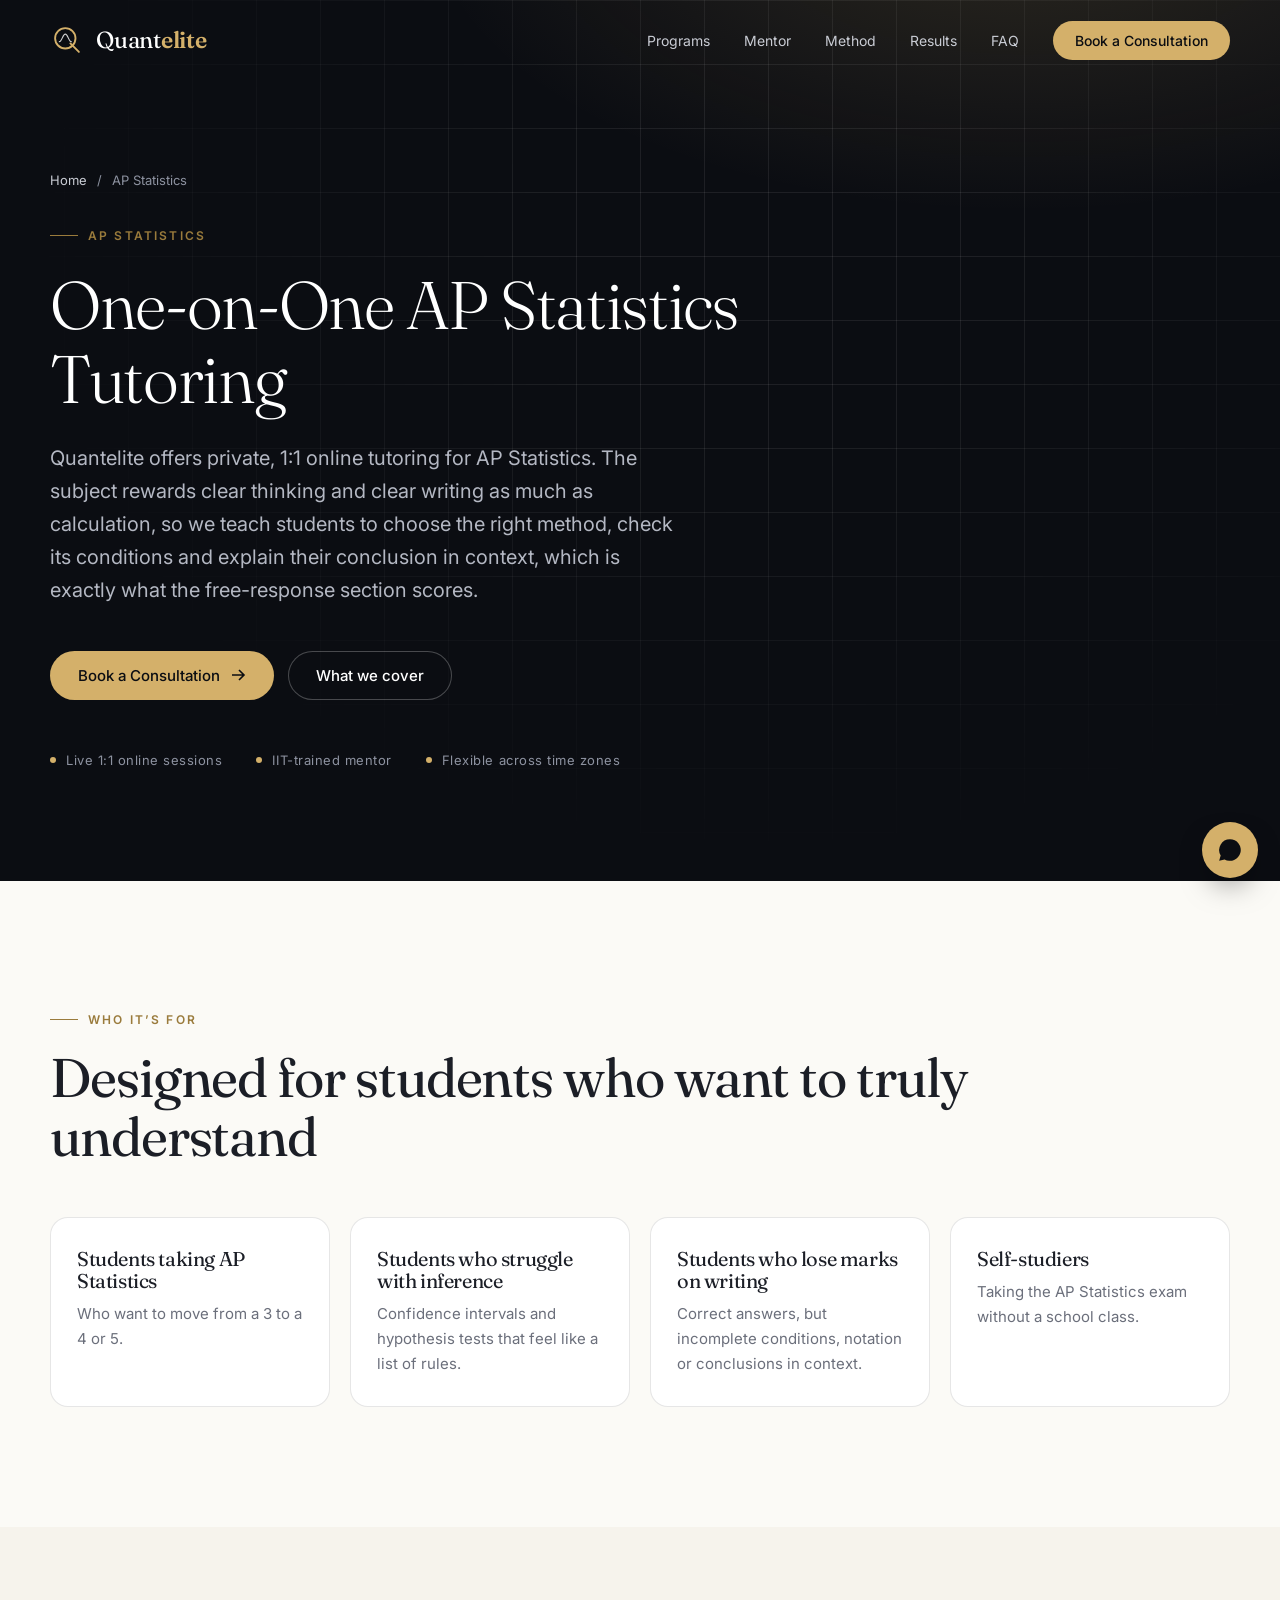
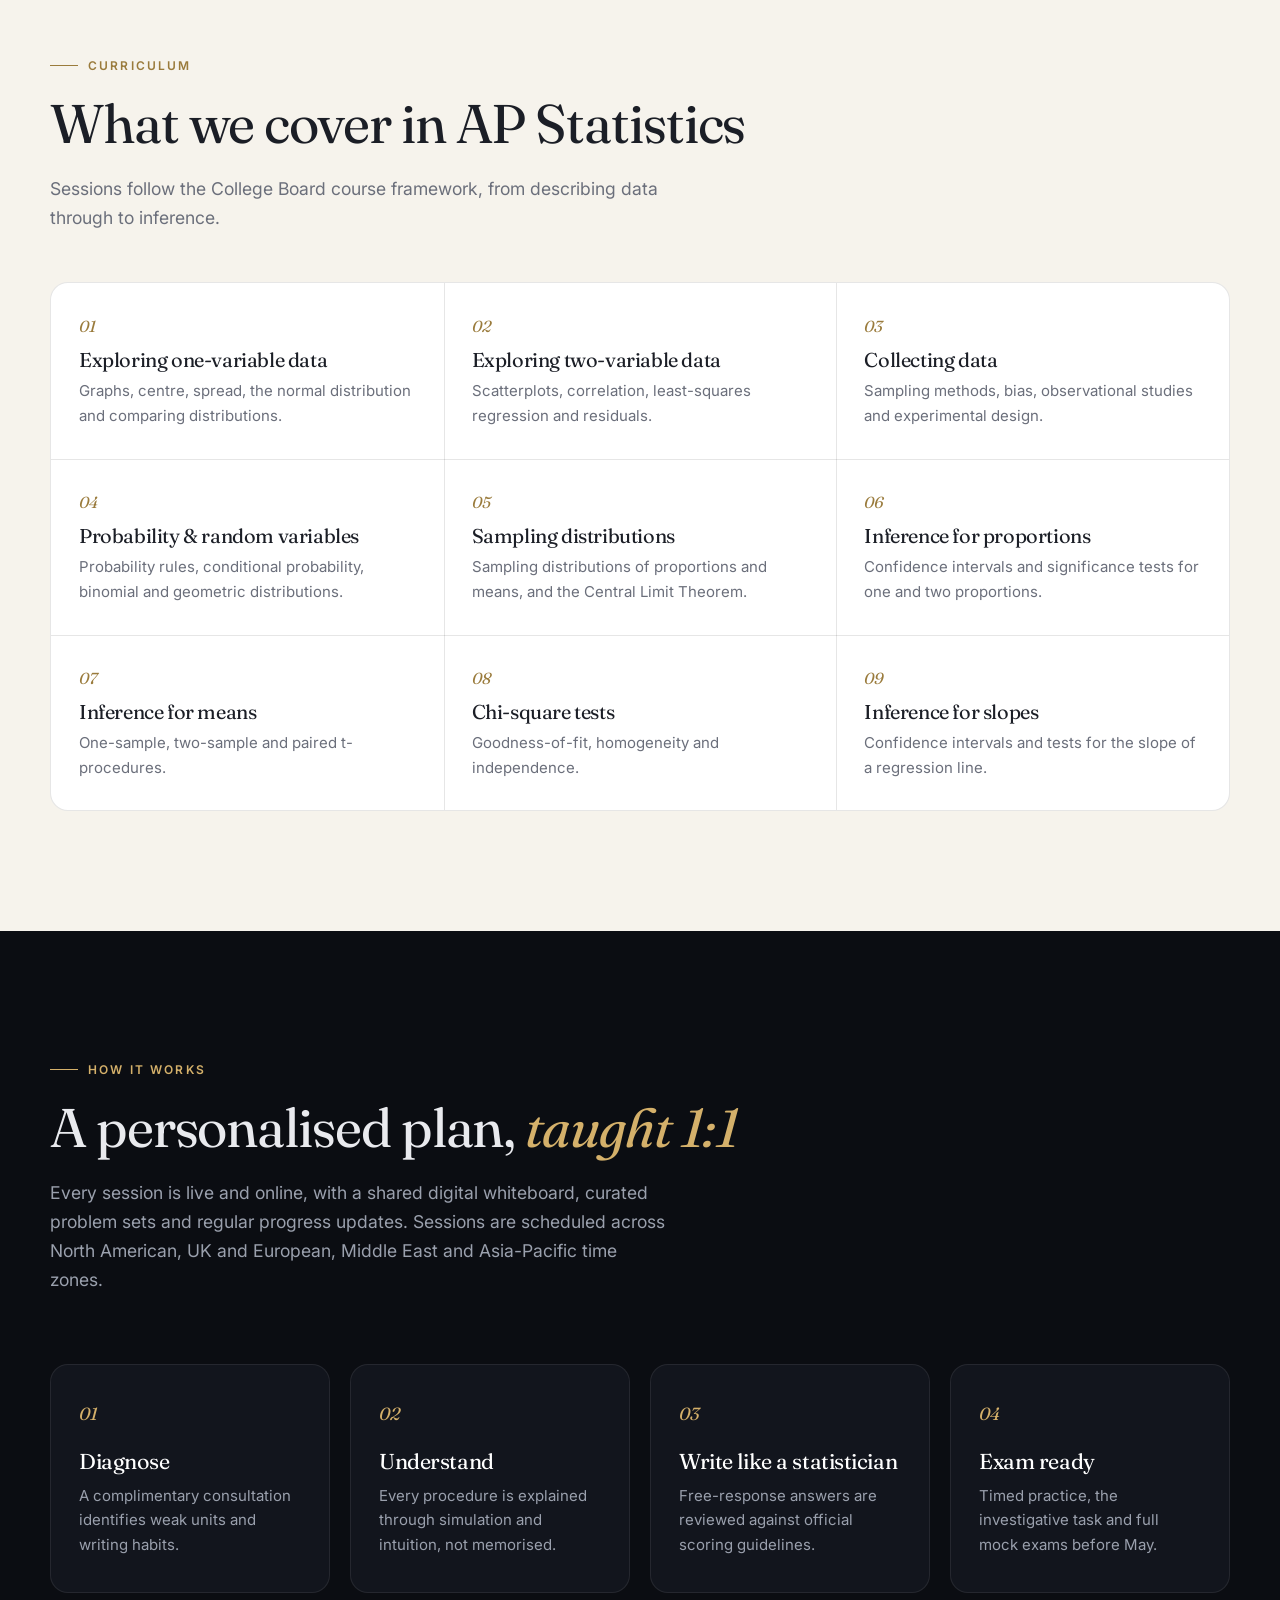
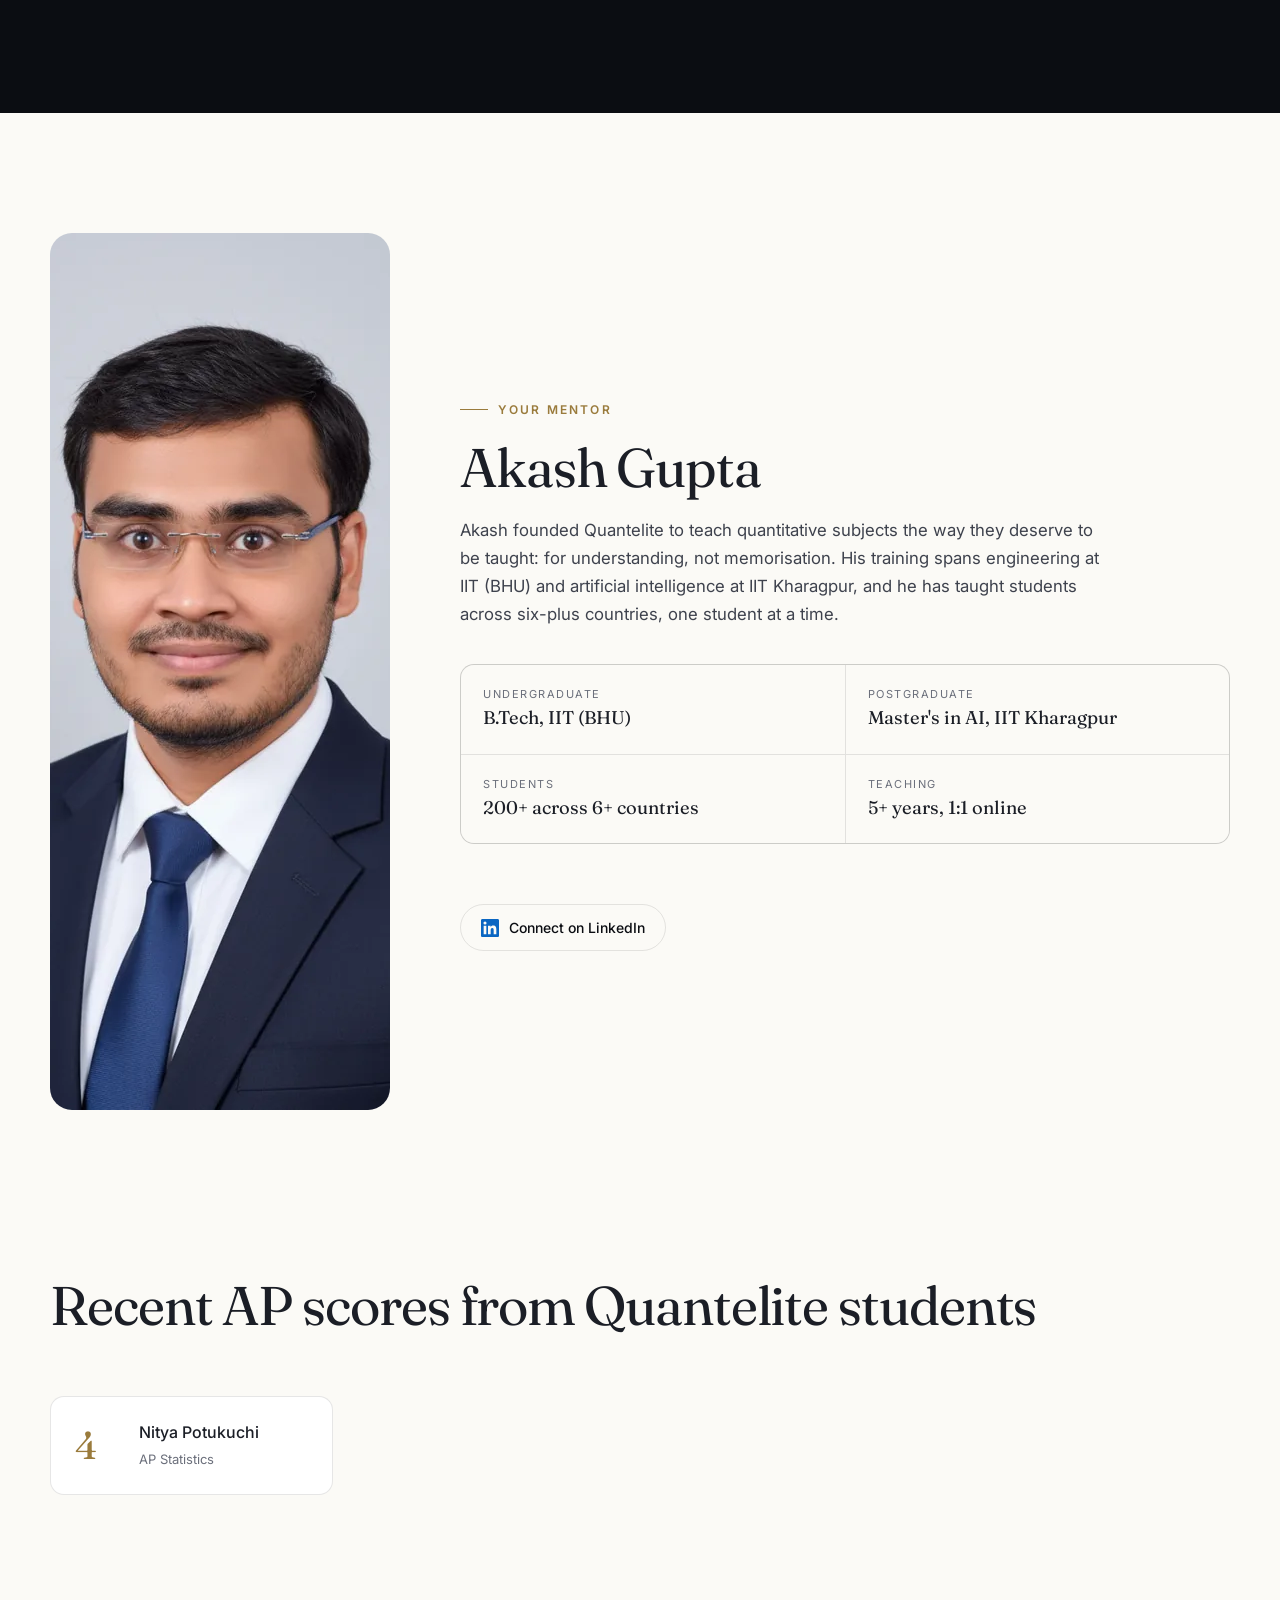
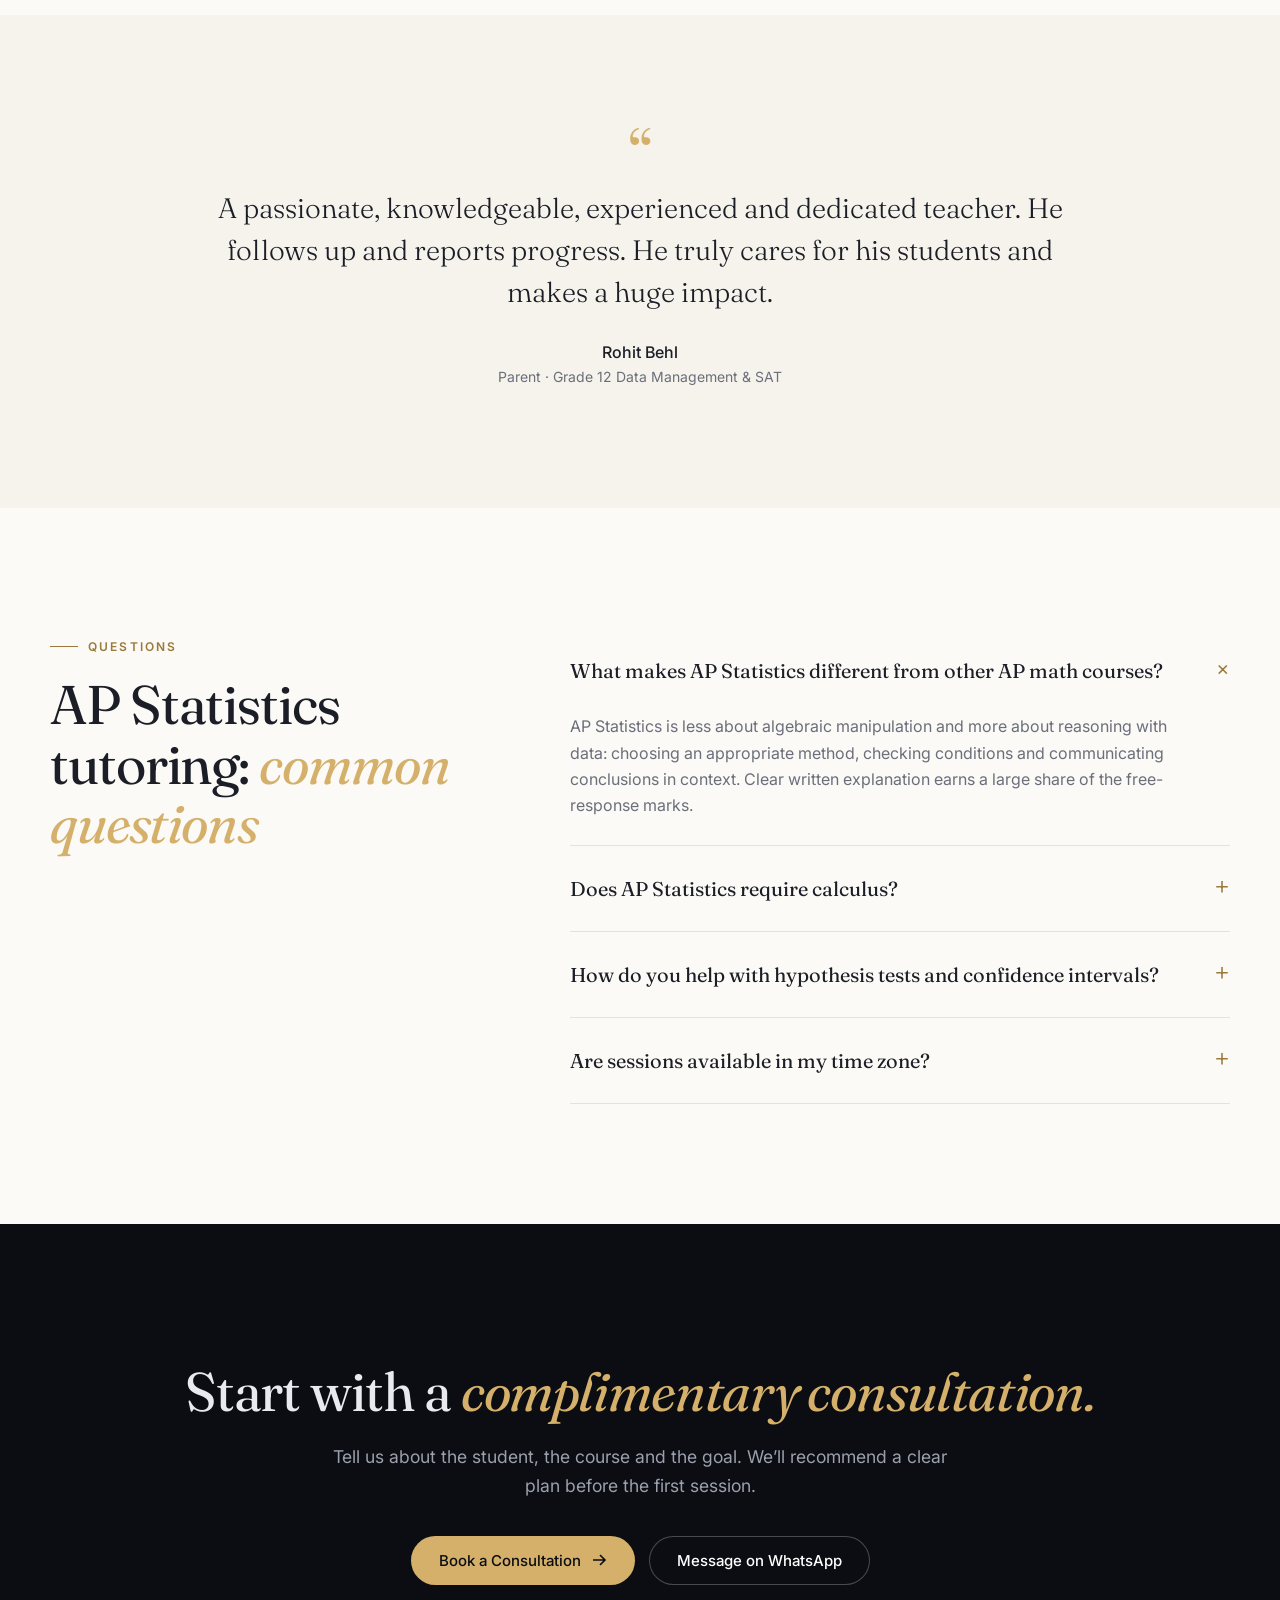
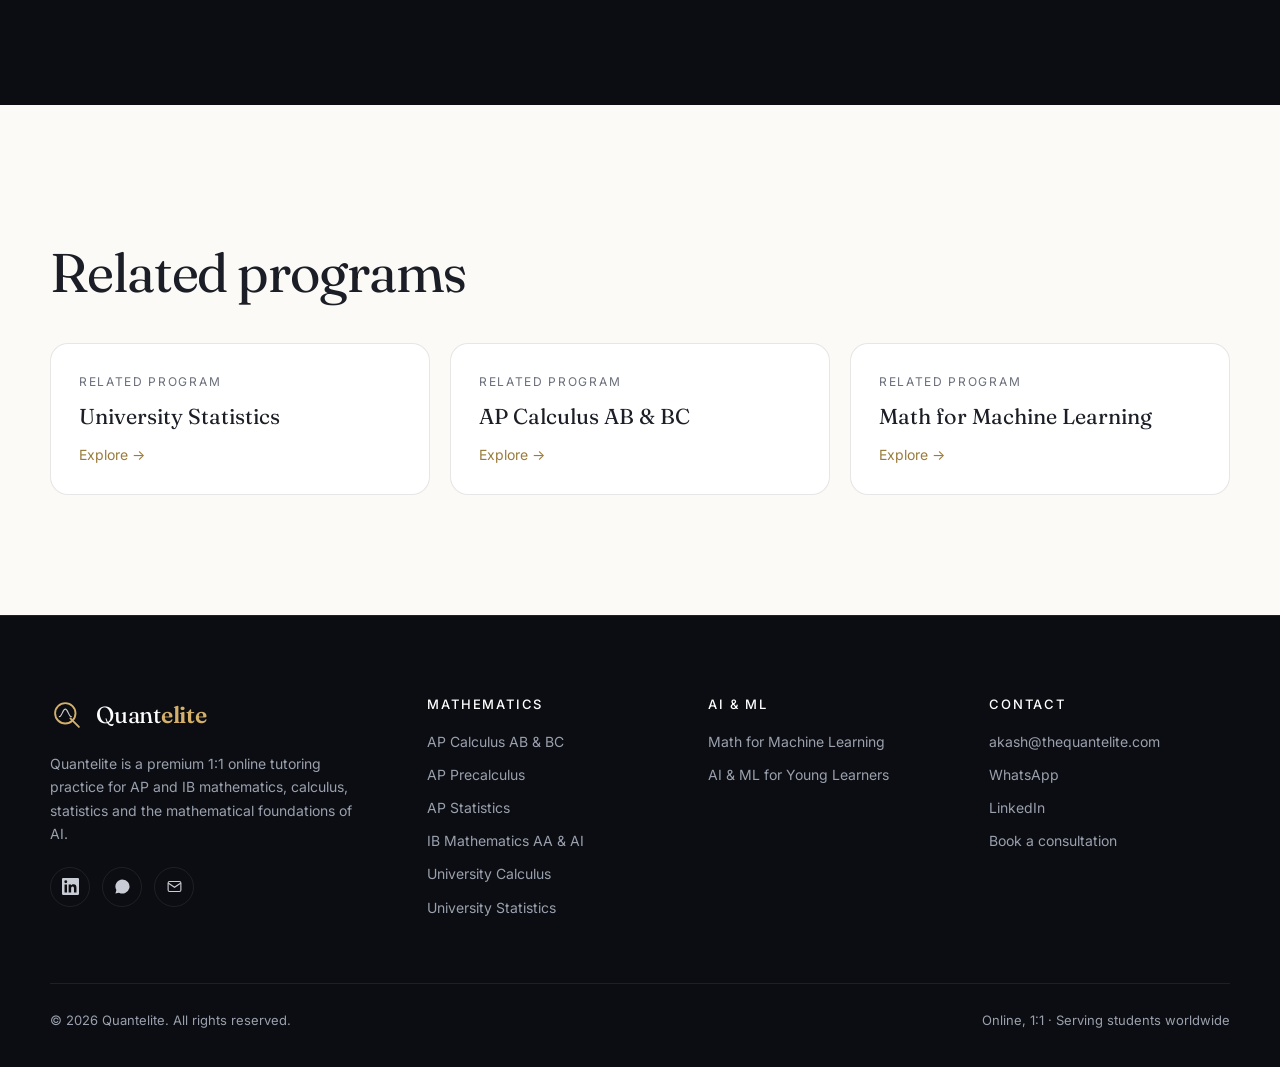
<file: ap-statistics-tutoring.html>
<!DOCTYPE html>
<html lang="en">
<head>
    <meta charset="UTF-8" />
    <meta name="viewport" content="width=device-width, initial-scale=1.0" />
    <title>Online AP Statistics Tutor | 1:1 Lessons | Quantelite</title>
    <meta name="description" content="Personalized 1:1 online AP Statistics tutoring with an IIT-trained mentor. Data analysis, probability, sampling distributions, inference and free-response writing.">
    <meta name="robots" content="index, follow">
    <meta name="theme-color" content="#0b0d12">
    <link rel="canonical" href="https://thequantelite.com/ap-statistics-tutoring">

    <meta property="og:type" content="website">
    <meta property="og:site_name" content="Quantelite">
    <meta property="og:locale" content="en_US">
    <meta property="og:title" content="Online AP Statistics Tutor | 1:1 Lessons | Quantelite">
    <meta property="og:description" content="Personalized 1:1 online AP Statistics tutoring with an IIT-trained mentor. Data analysis, probability, sampling distributions, inference and free-response writing.">
    <meta property="og:url" content="https://thequantelite.com/ap-statistics-tutoring">
    <meta property="og:image" content="https://thequantelite.com/og-image.jpg">
    <meta property="og:image:width" content="1200">
    <meta property="og:image:height" content="630">
    <meta property="og:image:alt" content="Quantelite: elite 1:1 tutoring for quantitative minds">
    <meta name="twitter:card" content="summary_large_image">
    <meta name="twitter:title" content="Online AP Statistics Tutor | 1:1 Lessons | Quantelite">
    <meta name="twitter:description" content="Personalized 1:1 online AP Statistics tutoring with an IIT-trained mentor. Data analysis, probability, sampling distributions, inference and free-response writing.">
    <meta name="twitter:image" content="https://thequantelite.com/og-image.jpg">

    <link rel="icon" href="/favicon.svg" type="image/svg+xml">
    <link rel="apple-touch-icon" href="/logo.png">

    <link rel="preconnect" href="https://fonts.googleapis.com">
    <link rel="preconnect" href="https://fonts.gstatic.com" crossorigin>
    <link href="https://fonts.googleapis.com/css2?family=Fraunces:opsz,wght@9..144,300;9..144,400;9..144,600&family=Inter:wght@300;400;500;600&display=swap" rel="stylesheet">
    <link rel="stylesheet" href="/styles.css">
    <script type="application/ld+json">
{
  "@context": "https://schema.org",
  "@graph": [
    {
      "@type": "Service",
      "@id": "https://thequantelite.com/ap-statistics-tutoring#service",
      "name": "AP Statistics Tutoring",
      "serviceType": "AP Statistics tutoring",
      "description": "Personalized 1:1 online AP Statistics tutoring with an IIT-trained mentor. Data analysis, probability, sampling distributions, inference and free-response writing.",
      "url": "https://thequantelite.com/ap-statistics-tutoring",
      "provider": {
        "@id": "https://thequantelite.com/#org"
      },
      "areaServed": {
        "@type": "Place",
        "name": "Worldwide"
      },
      "availableChannel": {
        "@type": "ServiceChannel",
        "name": "Live 1:1 online sessions",
        "serviceUrl": "https://thequantelite.com/ap-statistics-tutoring"
      }
    },
    {
      "@type": "WebPage",
      "@id": "https://thequantelite.com/ap-statistics-tutoring#webpage",
      "url": "https://thequantelite.com/ap-statistics-tutoring",
      "name": "Online AP Statistics Tutor | 1:1 Lessons | Quantelite",
      "description": "Personalized 1:1 online AP Statistics tutoring with an IIT-trained mentor. Data analysis, probability, sampling distributions, inference and free-response writing.",
      "isPartOf": {
        "@id": "https://thequantelite.com/#website"
      },
      "about": {
        "@id": "https://thequantelite.com/ap-statistics-tutoring#service"
      },
      "primaryImageOfPage": "https://thequantelite.com/og-image.jpg",
      "inLanguage": "en",
      "dateModified": "2026-11-02"
    },
    {
      "@type": "BreadcrumbList",
      "itemListElement": [
        {
          "@type": "ListItem",
          "position": 1,
          "name": "Home",
          "item": "https://thequantelite.com/"
        },
        {
          "@type": "ListItem",
          "position": 2,
          "name": "AP Statistics",
          "item": "https://thequantelite.com/ap-statistics-tutoring"
        }
      ]
    },
    {
      "@type": "FAQPage",
      "mainEntity": [
        {
          "@type": "Question",
          "name": "What makes AP Statistics different from other AP math courses?",
          "acceptedAnswer": {
            "@type": "Answer",
            "text": "AP Statistics is less about algebraic manipulation and more about reasoning with data: choosing an appropriate method, checking conditions and communicating conclusions in context. Clear written explanation earns a large share of the free-response marks."
          }
        },
        {
          "@type": "Question",
          "name": "Does AP Statistics require calculus?",
          "acceptedAnswer": {
            "@type": "Answer",
            "text": "No. AP Statistics requires only algebra. A graphing calculator is used throughout the course and on the exam."
          }
        },
        {
          "@type": "Question",
          "name": "How do you help with hypothesis tests and confidence intervals?",
          "acceptedAnswer": {
            "@type": "Answer",
            "text": "Students learn one consistent structure for every inference procedure: state the parameter and hypotheses, check conditions, calculate, and conclude in context. They practise it until it is automatic."
          }
        },
        {
          "@type": "Question",
          "name": "Are sessions available in my time zone?",
          "acceptedAnswer": {
            "@type": "Answer",
            "text": "Sessions are scheduled across North American, UK and European, Middle East and Asia-Pacific time zones. Every session is live, 1:1 and online."
          }
        }
      ]
    }
  ]
}
    </script>
</head>
<body>
<header class="nav" id="nav">
    <div class="wrap nav-inner">
        <a class="logo" href="/" aria-label="Quantelite home">
            <svg viewBox="0 0 40 40" fill="none" aria-hidden="true"><circle cx="18" cy="18" r="12" stroke="#d4b06a" stroke-width="2.2"/><path d="M24 24 L34 34" stroke="#d4b06a" stroke-width="2.2" stroke-linecap="round"/><path d="M11 22 C14 22 15 13 18 13 S22 22 25 22" stroke="#fff" stroke-width="1.4" stroke-linecap="round" opacity=".8"/></svg>
            <span>Quant<b>elite</b></span>
        </a>
        <button class="menu-btn" id="menuBtn" aria-label="Open menu" aria-expanded="false">
            <svg viewBox="0 0 24 24" fill="none" stroke="currentColor" stroke-width="1.6"><path d="M4 7h16M4 12h16M4 17h16"/></svg>
        </button>
        <nav aria-label="Primary">
            <ul class="nav-links" id="navLinks">
                <li><a href="/#programs">Programs</a></li>
                <li><a href="/#mentor">Mentor</a></li>
                <li><a href="/#method">Method</a></li>
                <li><a href="/#results">Results</a></li>
                <li><a href="/#faq">FAQ</a></li>
                <li><a class="btn btn-gold" href="/#contact">Book a Consultation</a></li>
            </ul>
        </nav>
    </div>
</header>

<main id="top">

<section class="page-hero">
    <div class="hero-grid"></div>
    <div class="wrap">
        <nav class="crumbs reveal" aria-label="Breadcrumb"><a href="/">Home</a><span aria-hidden="true">/</span><span aria-current="page">AP Statistics</span></nav>
        <span class="eyebrow reveal">AP Statistics</span>
        <h1 class="reveal d1">One-on-One AP Statistics Tutoring</h1>
        <p class="hero-sub reveal d2">Quantelite offers private, 1:1 online tutoring for AP Statistics. The subject rewards clear thinking and clear writing as much as calculation, so we teach students to choose the right method, check its conditions and explain their conclusion in context, which is exactly what the free-response section scores.</p>
        <div class="hero-ctas reveal d3">
            <a href="/#contact" class="btn btn-gold">Book a Consultation <svg viewBox="0 0 16 16" fill="none" stroke="currentColor" stroke-width="1.6"><path d="M2 8h12M9 3l5 5-5 5"/></svg></a>
            <a href="#topics" class="btn btn-ghost">What we cover</a>
        </div>
        <div class="hero-meta reveal d3">
            <span>Live 1:1 online sessions</span>
            <span>IIT-trained mentor</span>
            <span>Flexible across time zones</span>
        </div>
    </div>
</section>

<section aria-labelledby="who-h">
    <div class="wrap">
        <span class="eyebrow reveal">Who it&rsquo;s for</span>
        <h2 class="section-title reveal d1" id="who-h">Designed for students who want to truly understand</h2>
        <div class="who-grid"><div class="who reveal"><h3>Students taking AP Statistics</h3><p>Who want to move from a 3 to a 4 or 5.</p></div><div class="who reveal d1"><h3>Students who struggle with inference</h3><p>Confidence intervals and hypothesis tests that feel like a list of rules.</p></div><div class="who reveal d2"><h3>Students who lose marks on writing</h3><p>Correct answers, but incomplete conditions, notation or conclusions in context.</p></div><div class="who reveal d3"><h3>Self-studiers</h3><p>Taking the AP Statistics exam without a school class.</p></div></div>
    </div>
</section>

<section id="topics" class="programs" aria-labelledby="topics-h">
    <div class="wrap">
        <span class="eyebrow reveal">Curriculum</span>
        <h2 class="section-title reveal d1" id="topics-h">What we cover in AP Statistics</h2>
        <p class="section-lead reveal d2">Sessions follow the College Board course framework, from describing data through to inference.</p>
        <div class="topic-grid"><div class="topic reveal"><span class="topic-num">01</span><h3>Exploring one-variable data</h3><p>Graphs, centre, spread, the normal distribution and comparing distributions.</p></div><div class="topic reveal"><span class="topic-num">02</span><h3>Exploring two-variable data</h3><p>Scatterplots, correlation, least-squares regression and residuals.</p></div><div class="topic reveal"><span class="topic-num">03</span><h3>Collecting data</h3><p>Sampling methods, bias, observational studies and experimental design.</p></div><div class="topic reveal"><span class="topic-num">04</span><h3>Probability &amp; random variables</h3><p>Probability rules, conditional probability, binomial and geometric distributions.</p></div><div class="topic reveal"><span class="topic-num">05</span><h3>Sampling distributions</h3><p>Sampling distributions of proportions and means, and the Central Limit Theorem.</p></div><div class="topic reveal"><span class="topic-num">06</span><h3>Inference for proportions</h3><p>Confidence intervals and significance tests for one and two proportions.</p></div><div class="topic reveal"><span class="topic-num">07</span><h3>Inference for means</h3><p>One-sample, two-sample and paired t-procedures.</p></div><div class="topic reveal"><span class="topic-num">08</span><h3>Chi-square tests</h3><p>Goodness-of-fit, homogeneity and independence.</p></div><div class="topic reveal"><span class="topic-num">09</span><h3>Inference for slopes</h3><p>Confidence intervals and tests for the slope of a regression line.</p></div></div>
    </div>
</section>

<section class="dark" aria-labelledby="how-h">
    <div class="wrap">
        <span class="eyebrow reveal">How it works</span>
        <h2 class="section-title reveal d1" id="how-h">A personalised plan, <em class="gold">taught 1:1</em></h2>
        <p class="section-lead reveal d2">Every session is live and online, with a shared digital whiteboard, curated problem sets and regular progress updates. Sessions are scheduled across North American, UK and European, Middle East and Asia-Pacific time zones.</p>
        <div class="steps"><div class="step reveal"><h3>Diagnose</h3><p>A complimentary consultation identifies weak units and writing habits.</p></div><div class="step reveal d1"><h3>Understand</h3><p>Every procedure is explained through simulation and intuition, not memorised.</p></div><div class="step reveal d2"><h3>Write like a statistician</h3><p>Free-response answers are reviewed against official scoring guidelines.</p></div><div class="step reveal d3"><h3>Exam ready</h3><p>Timed practice, the investigative task and full mock exams before May.</p></div></div>
    </div>
</section>

<section aria-labelledby="mentor-h">
    <div class="wrap mentor-strip">
        <picture class="mentor-photo reveal">
            <source srcset="/akash-gupta.webp" type="image/webp">
            <img src="/akash-gupta.jpg" alt="Akash Gupta, founder and lead mentor of Quantelite" width="640" height="877" loading="lazy" decoding="async">
        </picture>
        <div>
            <span class="eyebrow reveal">Your mentor</span>
            <h2 class="section-title reveal d1" id="mentor-h">Akash Gupta</h2>
            <p class="reveal">Akash founded Quantelite to teach quantitative subjects the way they deserve to be taught: for understanding, not memorisation. His training spans engineering at IIT (BHU) and artificial intelligence at IIT Kharagpur, and he has taught students across six-plus countries, one student at a time.</p>
            <div class="creds reveal d2"><div><small>Undergraduate</small><strong>B.Tech, IIT (BHU)</strong></div><div><small>Postgraduate</small><strong>Master&#x27;s in AI, IIT Kharagpur</strong></div><div><small>Students</small><strong>200+ across 6+ countries</strong></div><div><small>Teaching</small><strong>5+ years, 1:1 online</strong></div></div>
            <a class="li-link reveal" href="https://www.linkedin.com/in/akash-gupta-384ba789/" target="_blank" rel="noopener me"><svg viewBox="0 0 24 24" fill="currentColor" aria-hidden="true"><path d="M20.45 20.45h-3.55v-5.57c0-1.33-.03-3.04-1.85-3.04-1.85 0-2.14 1.45-2.14 2.94v5.67H9.35V9h3.41v1.56h.05c.48-.9 1.64-1.85 3.37-1.85 3.6 0 4.27 2.37 4.27 5.46v6.28ZM5.34 7.43a2.06 2.06 0 1 1 0-4.12 2.06 2.06 0 0 1 0 4.12ZM7.12 20.45H3.56V9h3.56v11.45ZM22.22 0H1.77C.79 0 0 .77 0 1.73v20.54C0 23.23.79 24 1.77 24h20.45c.98 0 1.78-.77 1.78-1.73V1.73C24 .77 23.2 0 22.22 0Z"/></svg> Connect on LinkedIn</a>
        </div>
    </div>
</section>

<section class="page-results" aria-labelledby="res-h">
    <div class="wrap">
        <span class="eyebrow reveal">Recent results</span>
        <h2 class="section-title reveal d1" id="res-h">Recent AP scores from Quantelite students</h2>
        <div class="results-grid"><div class="result"><span class="score">4</span><div><strong>Nitya Potukuchi</strong><small>AP Statistics</small></div></div></div>
    </div>
</section>
<section class="testimonials" aria-labelledby="q-h">
    <div class="wrap">
        <h2 class="visually-hidden" id="q-h">What families say</h2>
        <figure class="page-quote reveal">
            <div class="quote-mark">&ldquo;</div>
            <blockquote>A passionate, knowledgeable, experienced and dedicated teacher. He follows up and reports progress. He truly cares for his students and makes a huge impact.</blockquote>
            <figcaption><cite>Rohit Behl<span>Parent · Grade 12 Data Management &amp; SAT</span></cite></figcaption>
        </figure>
    </div>
</section>

<section class="faq" aria-labelledby="faq-h">
    <div class="wrap faq-grid">
        <div>
            <span class="eyebrow reveal">Questions</span>
            <h2 class="section-title reveal d1" id="faq-h">AP Statistics tutoring: <em class="gold">common questions</em></h2>
        </div>
        <div class="reveal"><details open><summary>What makes AP Statistics different from other AP math courses?</summary><p>AP Statistics is less about algebraic manipulation and more about reasoning with data: choosing an appropriate method, checking conditions and communicating conclusions in context. Clear written explanation earns a large share of the free-response marks.</p></details><details><summary>Does AP Statistics require calculus?</summary><p>No. AP Statistics requires only algebra. A graphing calculator is used throughout the course and on the exam.</p></details><details><summary>How do you help with hypothesis tests and confidence intervals?</summary><p>Students learn one consistent structure for every inference procedure: state the parameter and hypotheses, check conditions, calculate, and conclude in context. They practise it until it is automatic.</p></details><details><summary>Are sessions available in my time zone?</summary><p>Sessions are scheduled across North American, UK and European, Middle East and Asia-Pacific time zones. Every session is live, 1:1 and online.</p></details></div>
    </div>
</section>

<section class="dark cta-band" aria-labelledby="cta-h">
    <div class="wrap">
        <h2 class="section-title reveal" id="cta-h">Start with a <em class="gold">complimentary consultation.</em></h2>
        <p class="section-lead reveal d1">Tell us about the student, the course and the goal. We&rsquo;ll recommend a clear plan before the first session.</p>
        <div class="hero-ctas reveal d2">
            <a href="/#contact" class="btn btn-gold">Book a Consultation <svg viewBox="0 0 16 16" fill="none" stroke="currentColor" stroke-width="1.6"><path d="M2 8h12M9 3l5 5-5 5"/></svg></a>
            <a href="https://wa.me/917752958215" class="btn btn-ghost" target="_blank" rel="noopener">Message on WhatsApp</a>
        </div>
    </div>
</section>

<section class="related" aria-labelledby="rel-h">
    <div class="wrap">
        <h2 class="section-title reveal" id="rel-h">Related programs</h2>
        <div class="related-grid"><a class="related-card reveal" href="/statistics-tutoring"><span>Related program</span><strong>University Statistics</strong><em>Explore &rarr;</em></a><a class="related-card reveal" href="/ap-calculus-tutoring"><span>Related program</span><strong>AP Calculus AB &amp; BC</strong><em>Explore &rarr;</em></a><a class="related-card reveal" href="/math-for-machine-learning"><span>Related program</span><strong>Math for Machine Learning</strong><em>Explore &rarr;</em></a></div>
    </div>
</section>

</main>

<footer>
    <div class="wrap">
        <div class="foot-grid">
            <div>
                <a class="logo" href="/" aria-label="Quantelite home">
                    <svg viewBox="0 0 40 40" fill="none" aria-hidden="true"><circle cx="18" cy="18" r="12" stroke="#d4b06a" stroke-width="2.2"/><path d="M24 24 L34 34" stroke="#d4b06a" stroke-width="2.2" stroke-linecap="round"/><path d="M11 22 C14 22 15 13 18 13 S22 22 25 22" stroke="#fff" stroke-width="1.4" stroke-linecap="round" opacity=".8"/></svg>
                    <span>Quant<b>elite</b></span>
                </a>
                <p class="foot-tag">Quantelite is a premium 1:1 online tutoring practice for AP and IB mathematics, calculus, statistics and the mathematical foundations of AI.</p>
                <div class="foot-social">
                    <a href="https://www.linkedin.com/in/akash-gupta-384ba789/" target="_blank" rel="noopener" aria-label="Akash Gupta on LinkedIn"><svg viewBox="0 0 24 24" fill="currentColor" aria-hidden="true"><path d="M20.45 20.45h-3.55v-5.57c0-1.33-.03-3.04-1.85-3.04-1.85 0-2.14 1.45-2.14 2.94v5.67H9.35V9h3.41v1.56h.05c.48-.9 1.64-1.85 3.37-1.85 3.6 0 4.27 2.37 4.27 5.46v6.28ZM5.34 7.43a2.06 2.06 0 1 1 0-4.12 2.06 2.06 0 0 1 0 4.12ZM7.12 20.45H3.56V9h3.56v11.45ZM22.22 0H1.77C.79 0 0 .77 0 1.73v20.54C0 23.23.79 24 1.77 24h20.45c.98 0 1.78-.77 1.78-1.73V1.73C24 .77 23.2 0 22.22 0Z"/></svg></a>
                    <a href="https://wa.me/917752958215" target="_blank" rel="noopener" aria-label="WhatsApp"><svg viewBox="0 0 24 24" fill="currentColor" aria-hidden="true"><path d="M12 2a10 10 0 0 0-8.6 15.1L2 22l5-1.3A10 10 0 1 0 12 2Zm4.5 12.1c-.2-.1-1.5-.7-1.7-.8-.2-.1-.4-.1-.6.1l-.8 1c-.1.2-.3.2-.5.1a6.7 6.7 0 0 1-3.3-2.9c-.3-.4.3-.4.7-1.4.1-.2 0-.3 0-.4l-.8-1.8c-.2-.5-.4-.4-.6-.4h-.5a1 1 0 0 0-.7.3 3 3 0 0 0-.9 2.2 5.2 5.2 0 0 0 1.1 2.7 11.8 11.8 0 0 0 4.5 4c1.7.7 2.4.8 3.2.6.5-.1 1.5-.6 1.7-1.2.2-.6.2-1.1.2-1.2-.1-.1-.3-.2-.5-.3Z"/></svg></a>
                    <a href="mailto:akash@thequantelite.com" aria-label="Email"><svg viewBox="0 0 24 24" fill="none" stroke="currentColor" stroke-width="1.6" aria-hidden="true"><rect x="3" y="5" width="18" height="14" rx="2"/><path d="m3 7 9 6 9-6"/></svg></a>
                </div>
            </div>
            <div><h3>Mathematics</h3><ul><li><a href="/ap-calculus-tutoring">AP Calculus AB &amp; BC</a></li><li><a href="/ap-precalculus-tutoring">AP Precalculus</a></li><li><a href="/ap-statistics-tutoring">AP Statistics</a></li><li><a href="/ib-math-tutoring">IB Mathematics AA &amp; AI</a></li><li><a href="/calculus-tutoring">University Calculus</a></li><li><a href="/statistics-tutoring">University Statistics</a></li></ul></div>
            <div><h3>AI &amp; ML</h3><ul><li><a href="/math-for-machine-learning">Math for Machine Learning</a></li><li><a href="/ai-ml-for-kids">AI &amp; ML for Young Learners</a></li></ul></div>
            <div><h3>Contact</h3><ul><li><a href="mailto:akash@thequantelite.com">akash@thequantelite.com</a></li><li><a href="https://wa.me/917752958215" target="_blank" rel="noopener">WhatsApp</a></li><li><a href="https://www.linkedin.com/in/akash-gupta-384ba789/" target="_blank" rel="noopener">LinkedIn</a></li><li><a href="/#contact">Book a consultation</a></li></ul></div>
        </div>
        <div class="foot-bottom">
            <span>&copy; <span id="year">2026</span> Quantelite. All rights reserved.</span>
            <span>Online, 1:1 &middot; Serving students worldwide</span>
        </div>
    </div>
</footer>

<a class="wa-float" href="https://wa.me/917752958215" target="_blank" rel="noopener" aria-label="Chat on WhatsApp"><svg viewBox="0 0 24 24" fill="currentColor" aria-hidden="true"><path d="M12 2a10 10 0 0 0-8.6 15.1L2 22l5-1.3A10 10 0 1 0 12 2Zm4.5 12.1c-.2-.1-1.5-.7-1.7-.8-.2-.1-.4-.1-.6.1l-.8 1c-.1.2-.3.2-.5.1a6.7 6.7 0 0 1-3.3-2.9c-.3-.4.3-.4.7-1.4.1-.2 0-.3 0-.4l-.8-1.8c-.2-.5-.4-.4-.6-.4h-.5a1 1 0 0 0-.7.3 3 3 0 0 0-.9 2.2 5.2 5.2 0 0 0 1.1 2.7 11.8 11.8 0 0 0 4.5 4c1.7.7 2.4.8 3.2.6.5-.1 1.5-.6 1.7-1.2.2-.6.2-1.1.2-1.2-.1-.1-.3-.2-.5-.3Z"/></svg></a>

<script src="/main.js" defer></script>
</body>
</html>
</file>
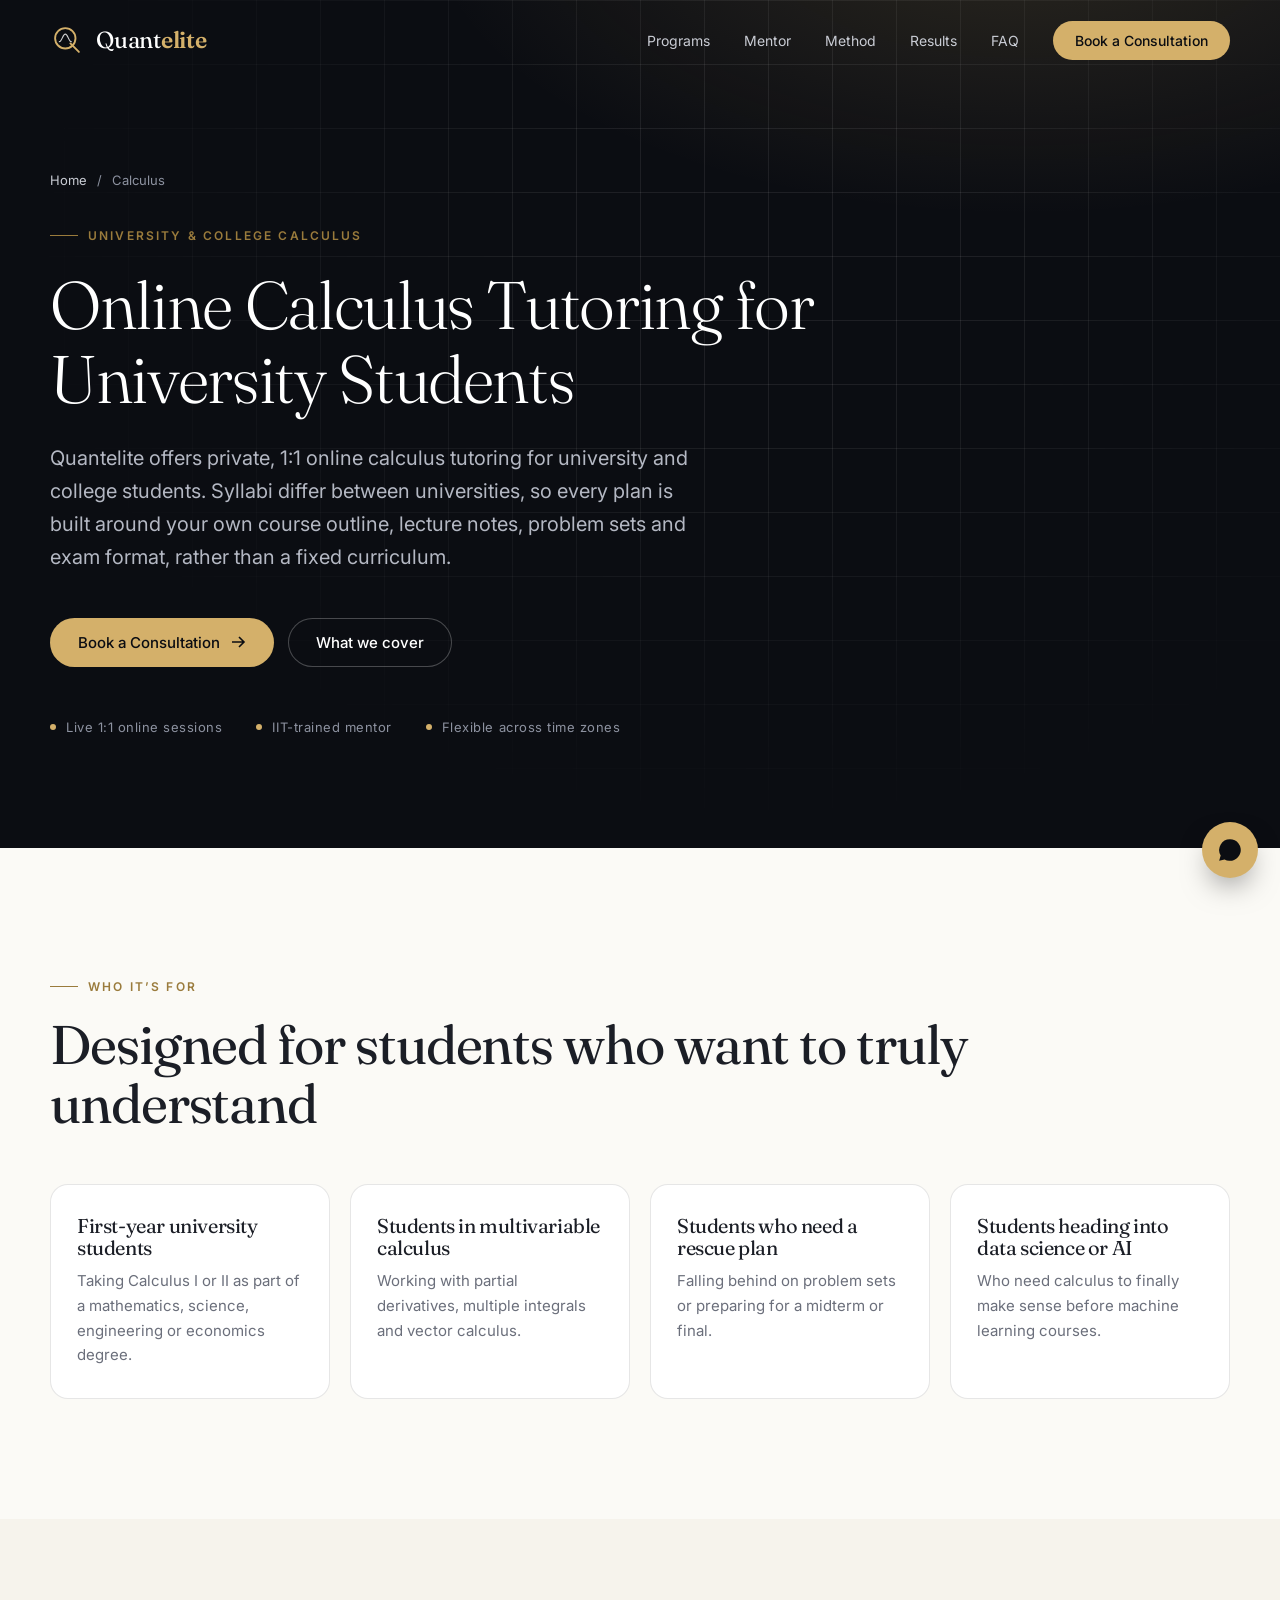
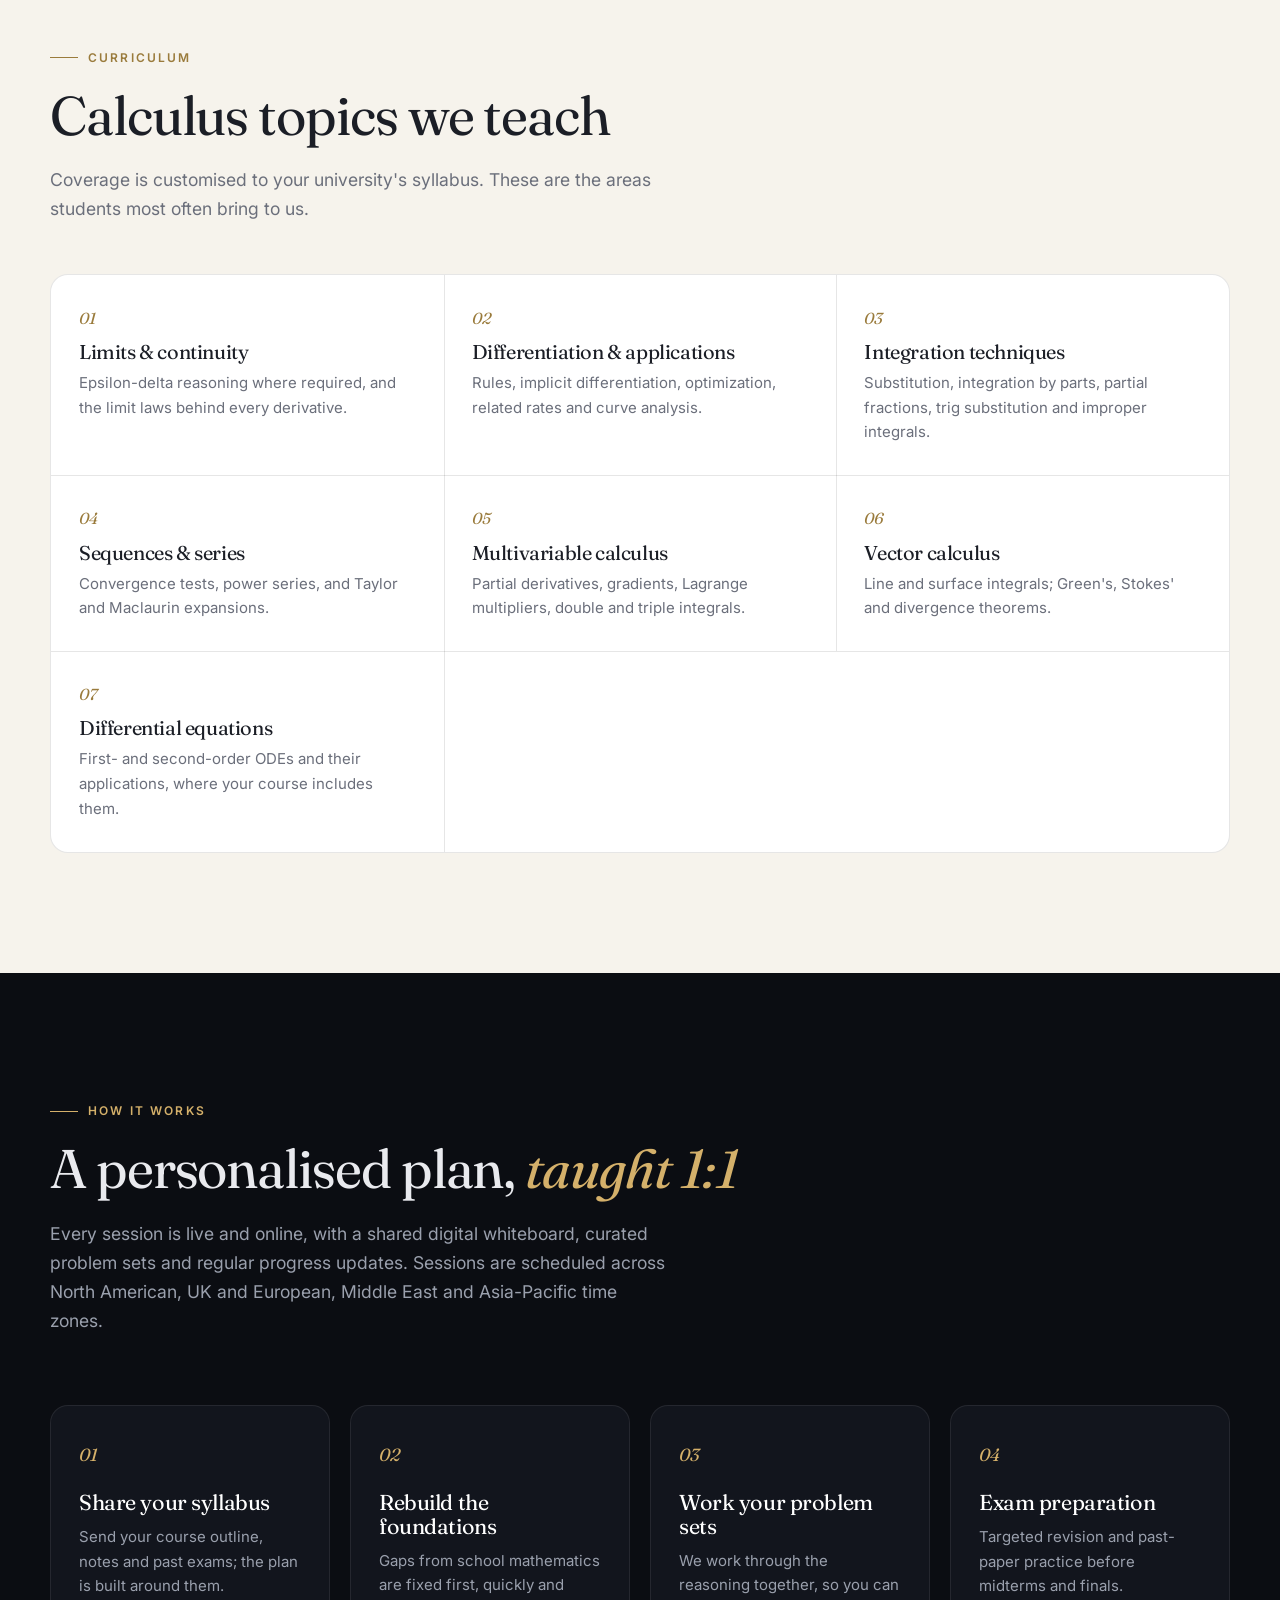
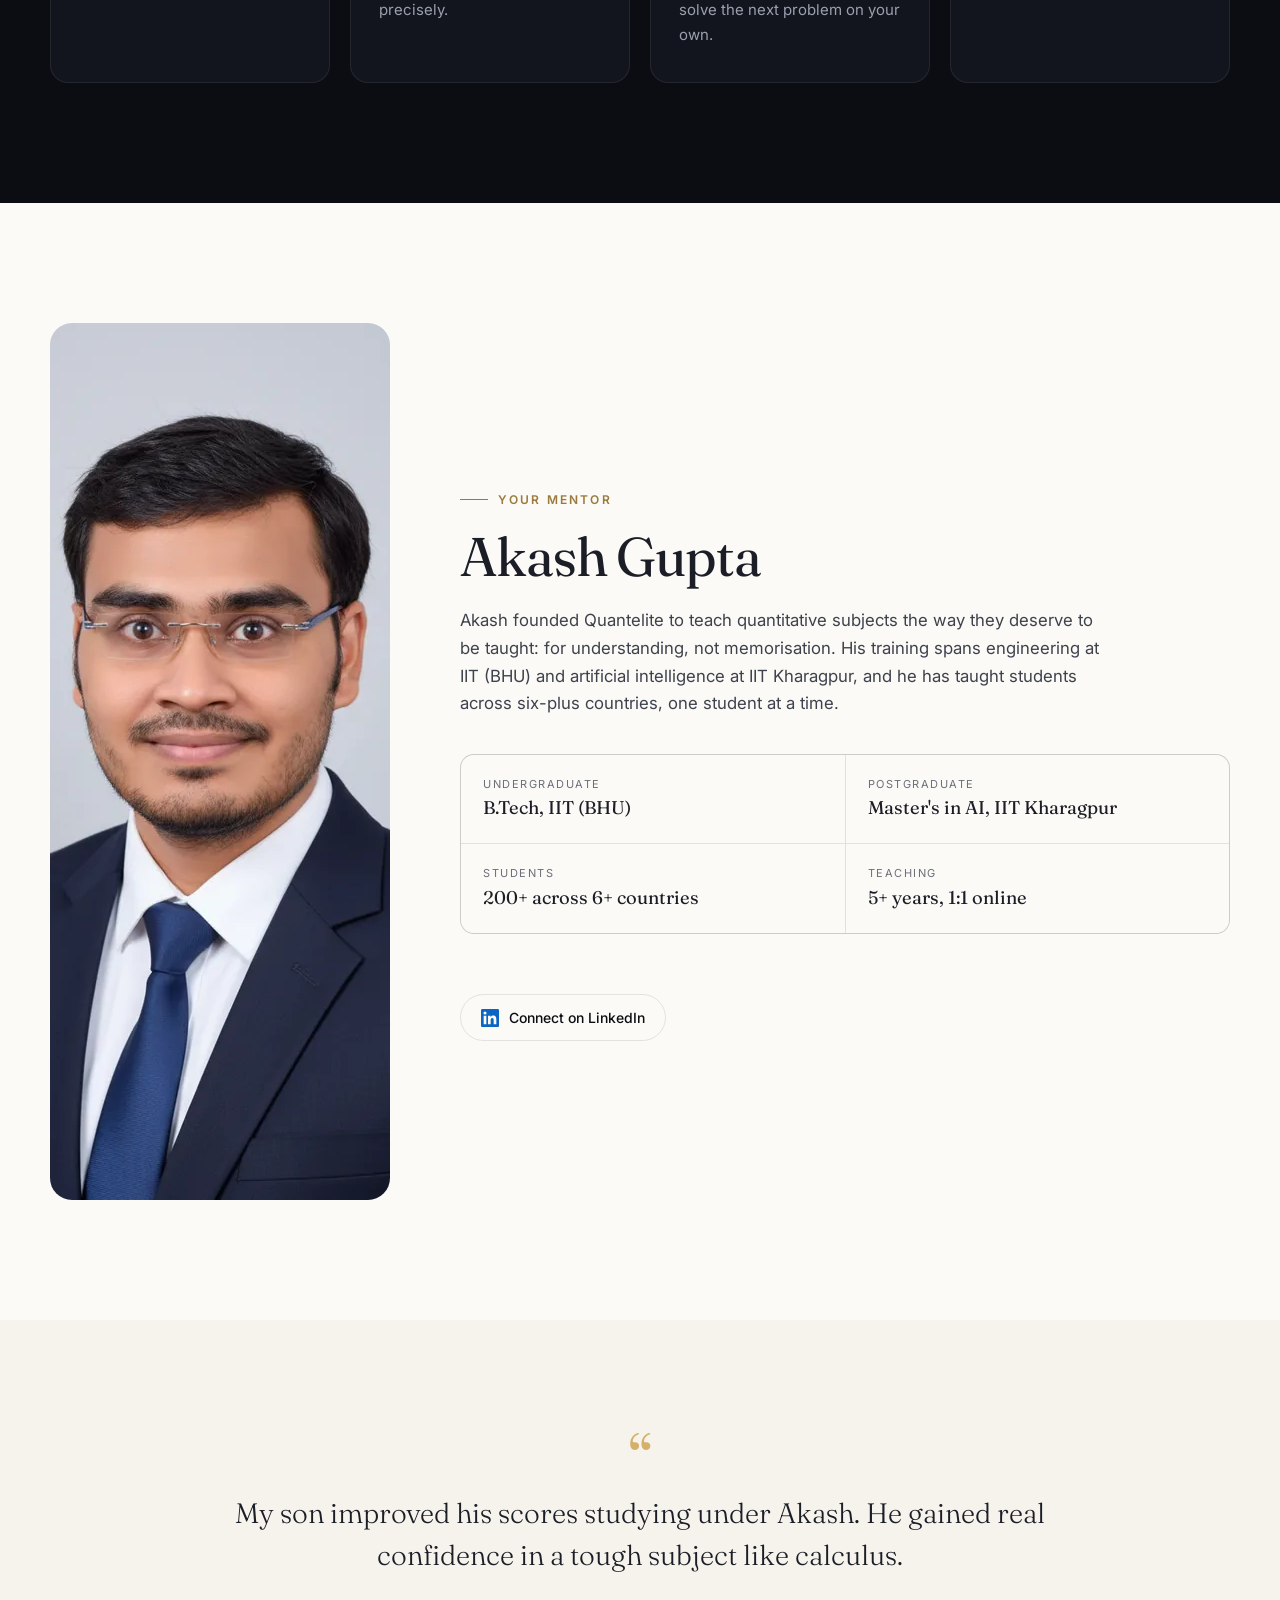
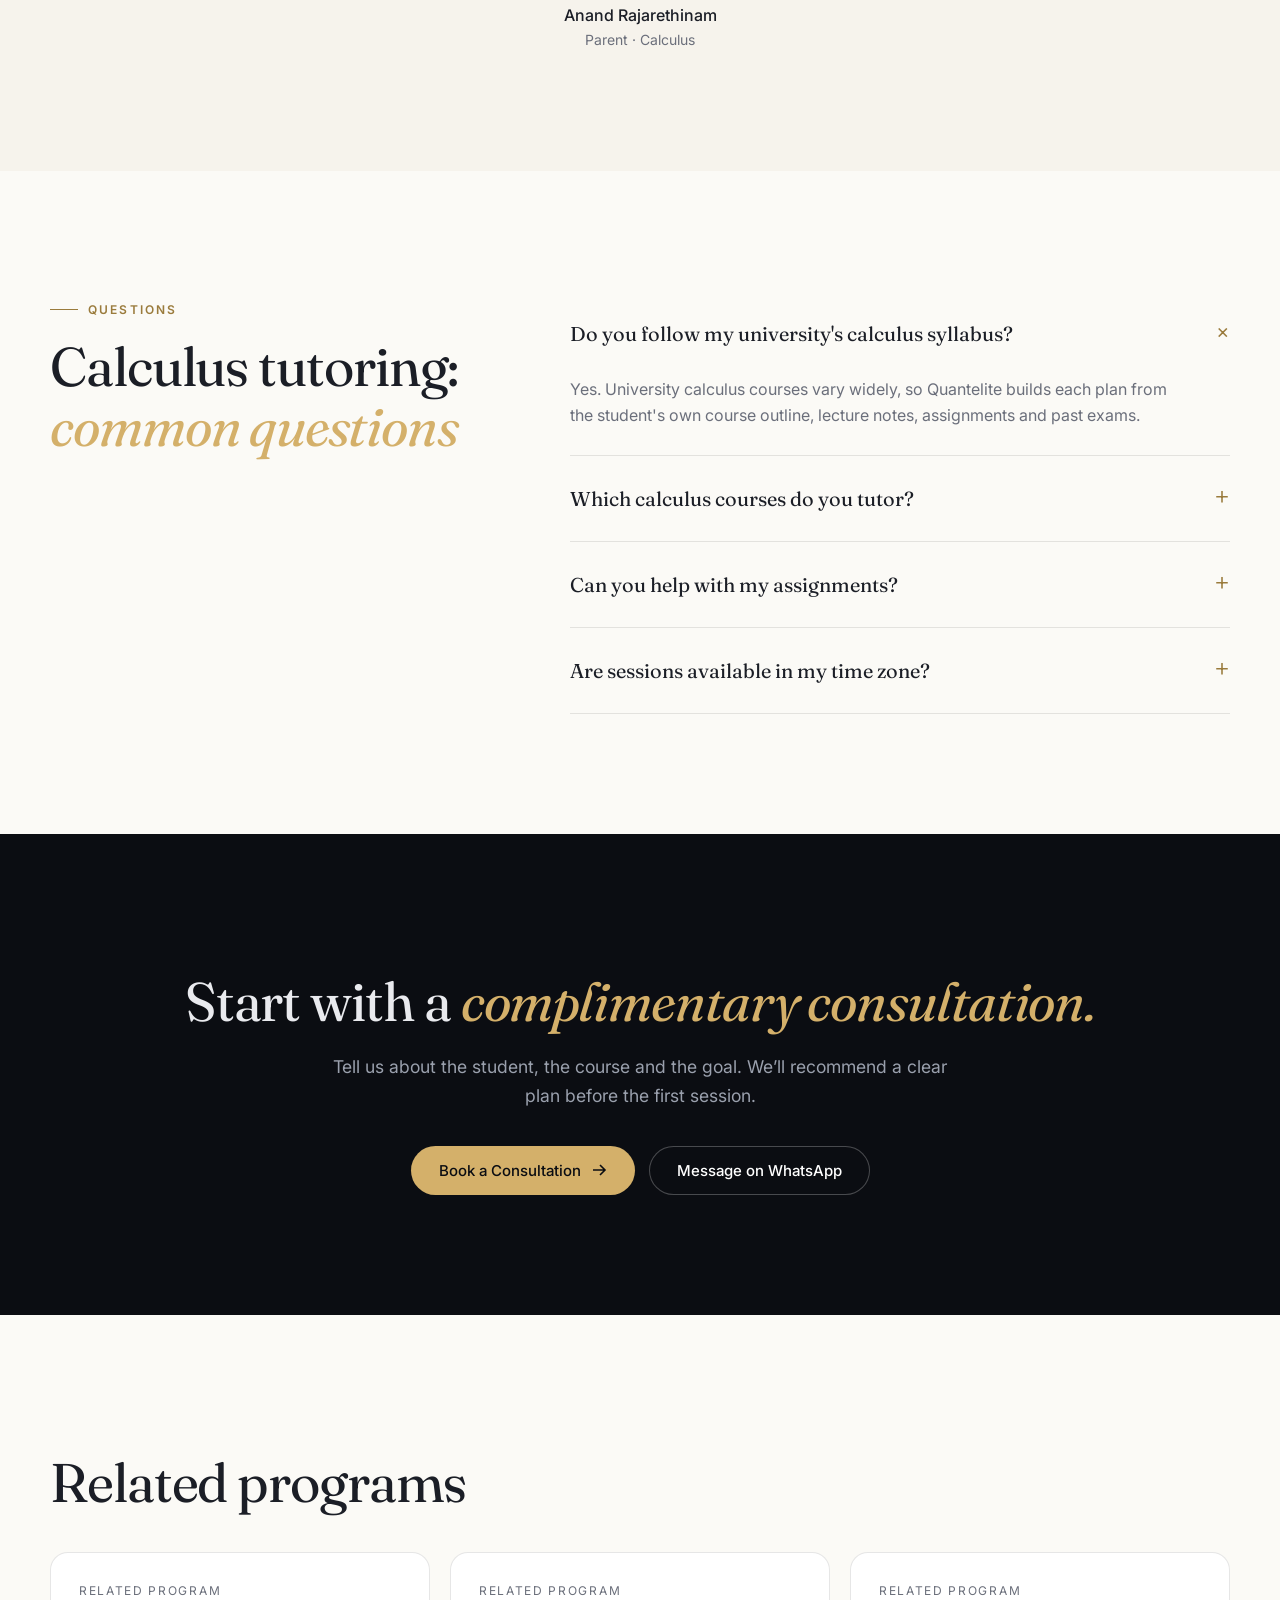
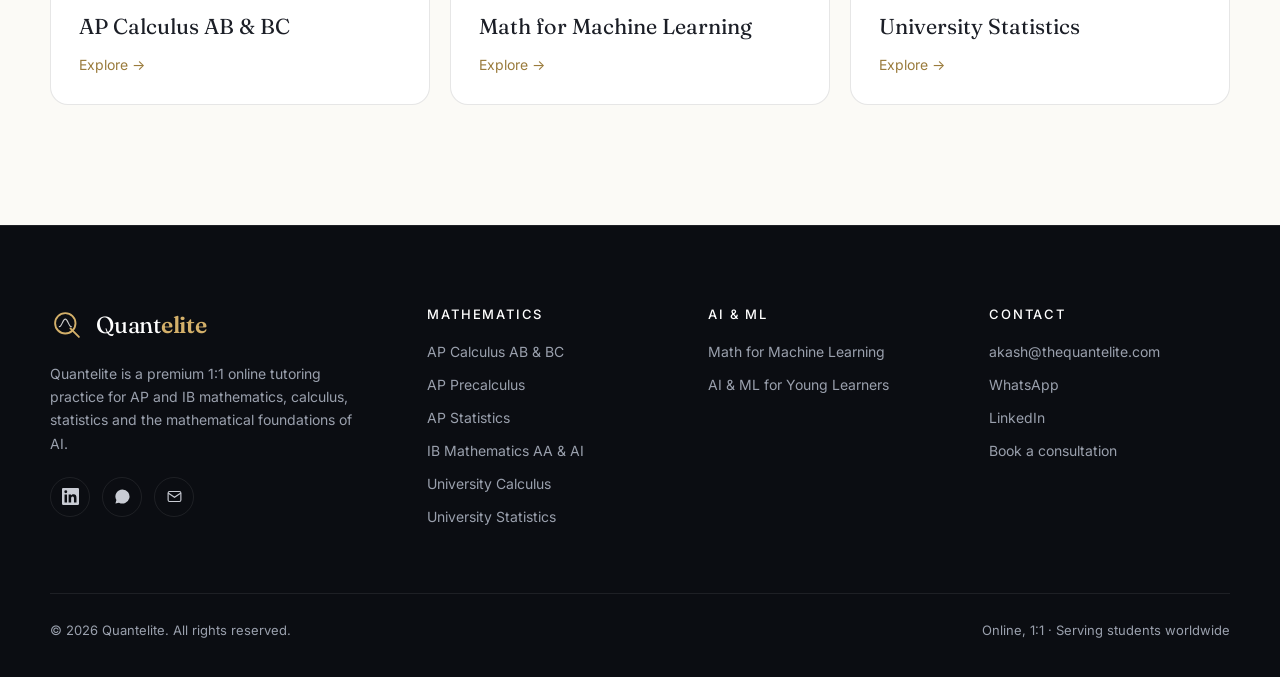
<file: calculus-tutoring.html>
<!DOCTYPE html>
<html lang="en">
<head>
    <meta charset="UTF-8" />
    <meta name="viewport" content="width=device-width, initial-scale=1.0" />
    <title>Online Calculus Tutor | University &amp; College 1:1 Lessons | Quantelite</title>
    <meta name="description" content="Private 1:1 online calculus tutoring for university and college students. Single-variable and multivariable calculus, tailored to your own course syllabus.">
    <meta name="robots" content="index, follow">
    <meta name="theme-color" content="#0b0d12">
    <link rel="canonical" href="https://thequantelite.com/calculus-tutoring">

    <meta property="og:type" content="website">
    <meta property="og:site_name" content="Quantelite">
    <meta property="og:locale" content="en_US">
    <meta property="og:title" content="Online Calculus Tutor | University &amp; College 1:1 Lessons | Quantelite">
    <meta property="og:description" content="Private 1:1 online calculus tutoring for university and college students. Single-variable and multivariable calculus, tailored to your own course syllabus.">
    <meta property="og:url" content="https://thequantelite.com/calculus-tutoring">
    <meta property="og:image" content="https://thequantelite.com/og-image.jpg">
    <meta property="og:image:width" content="1200">
    <meta property="og:image:height" content="630">
    <meta property="og:image:alt" content="Quantelite: elite 1:1 tutoring for quantitative minds">
    <meta name="twitter:card" content="summary_large_image">
    <meta name="twitter:title" content="Online Calculus Tutor | University &amp; College 1:1 Lessons | Quantelite">
    <meta name="twitter:description" content="Private 1:1 online calculus tutoring for university and college students. Single-variable and multivariable calculus, tailored to your own course syllabus.">
    <meta name="twitter:image" content="https://thequantelite.com/og-image.jpg">

    <link rel="icon" href="/favicon.svg" type="image/svg+xml">
    <link rel="apple-touch-icon" href="/logo.png">

    <link rel="preconnect" href="https://fonts.googleapis.com">
    <link rel="preconnect" href="https://fonts.gstatic.com" crossorigin>
    <link href="https://fonts.googleapis.com/css2?family=Fraunces:opsz,wght@9..144,300;9..144,400;9..144,600&family=Inter:wght@300;400;500;600&display=swap" rel="stylesheet">
    <link rel="stylesheet" href="/styles.css">
    <script type="application/ld+json">
{
  "@context": "https://schema.org",
  "@graph": [
    {
      "@type": "Service",
      "@id": "https://thequantelite.com/calculus-tutoring#service",
      "name": "Calculus Tutoring",
      "serviceType": "University calculus tutoring",
      "description": "Private 1:1 online calculus tutoring for university and college students. Single-variable and multivariable calculus, tailored to your own course syllabus.",
      "url": "https://thequantelite.com/calculus-tutoring",
      "provider": {
        "@id": "https://thequantelite.com/#org"
      },
      "areaServed": {
        "@type": "Place",
        "name": "Worldwide"
      },
      "availableChannel": {
        "@type": "ServiceChannel",
        "name": "Live 1:1 online sessions",
        "serviceUrl": "https://thequantelite.com/calculus-tutoring"
      }
    },
    {
      "@type": "WebPage",
      "@id": "https://thequantelite.com/calculus-tutoring#webpage",
      "url": "https://thequantelite.com/calculus-tutoring",
      "name": "Online Calculus Tutor | University & College 1:1 Lessons | Quantelite",
      "description": "Private 1:1 online calculus tutoring for university and college students. Single-variable and multivariable calculus, tailored to your own course syllabus.",
      "isPartOf": {
        "@id": "https://thequantelite.com/#website"
      },
      "about": {
        "@id": "https://thequantelite.com/calculus-tutoring#service"
      },
      "primaryImageOfPage": "https://thequantelite.com/og-image.jpg",
      "inLanguage": "en",
      "dateModified": "2026-11-02"
    },
    {
      "@type": "BreadcrumbList",
      "itemListElement": [
        {
          "@type": "ListItem",
          "position": 1,
          "name": "Home",
          "item": "https://thequantelite.com/"
        },
        {
          "@type": "ListItem",
          "position": 2,
          "name": "Calculus",
          "item": "https://thequantelite.com/calculus-tutoring"
        }
      ]
    },
    {
      "@type": "FAQPage",
      "mainEntity": [
        {
          "@type": "Question",
          "name": "Do you follow my university's calculus syllabus?",
          "acceptedAnswer": {
            "@type": "Answer",
            "text": "Yes. University calculus courses vary widely, so Quantelite builds each plan from the student's own course outline, lecture notes, assignments and past exams."
          }
        },
        {
          "@type": "Question",
          "name": "Which calculus courses do you tutor?",
          "acceptedAnswer": {
            "@type": "Answer",
            "text": "Single-variable calculus (Calculus I and II), multivariable calculus and vector calculus, and introductory differential equations where they are part of the course."
          }
        },
        {
          "@type": "Question",
          "name": "Can you help with my assignments?",
          "acceptedAnswer": {
            "@type": "Answer",
            "text": "Sessions focus on understanding the methods behind your problem sets so you can complete them yourself. We do not complete graded work on a student's behalf."
          }
        },
        {
          "@type": "Question",
          "name": "Are sessions available in my time zone?",
          "acceptedAnswer": {
            "@type": "Answer",
            "text": "Sessions are scheduled across North American, UK and European, Middle East and Asia-Pacific time zones. Every session is live, 1:1 and online."
          }
        }
      ]
    }
  ]
}
    </script>
</head>
<body>
<header class="nav" id="nav">
    <div class="wrap nav-inner">
        <a class="logo" href="/" aria-label="Quantelite home">
            <svg viewBox="0 0 40 40" fill="none" aria-hidden="true"><circle cx="18" cy="18" r="12" stroke="#d4b06a" stroke-width="2.2"/><path d="M24 24 L34 34" stroke="#d4b06a" stroke-width="2.2" stroke-linecap="round"/><path d="M11 22 C14 22 15 13 18 13 S22 22 25 22" stroke="#fff" stroke-width="1.4" stroke-linecap="round" opacity=".8"/></svg>
            <span>Quant<b>elite</b></span>
        </a>
        <button class="menu-btn" id="menuBtn" aria-label="Open menu" aria-expanded="false">
            <svg viewBox="0 0 24 24" fill="none" stroke="currentColor" stroke-width="1.6"><path d="M4 7h16M4 12h16M4 17h16"/></svg>
        </button>
        <nav aria-label="Primary">
            <ul class="nav-links" id="navLinks">
                <li><a href="/#programs">Programs</a></li>
                <li><a href="/#mentor">Mentor</a></li>
                <li><a href="/#method">Method</a></li>
                <li><a href="/#results">Results</a></li>
                <li><a href="/#faq">FAQ</a></li>
                <li><a class="btn btn-gold" href="/#contact">Book a Consultation</a></li>
            </ul>
        </nav>
    </div>
</header>

<main id="top">

<section class="page-hero">
    <div class="hero-grid"></div>
    <div class="wrap">
        <nav class="crumbs reveal" aria-label="Breadcrumb"><a href="/">Home</a><span aria-hidden="true">/</span><span aria-current="page">Calculus</span></nav>
        <span class="eyebrow reveal">University &amp; college calculus</span>
        <h1 class="reveal d1">Online Calculus Tutoring for University Students</h1>
        <p class="hero-sub reveal d2">Quantelite offers private, 1:1 online calculus tutoring for university and college students. Syllabi differ between universities, so every plan is built around your own course outline, lecture notes, problem sets and exam format, rather than a fixed curriculum.</p>
        <div class="hero-ctas reveal d3">
            <a href="/#contact" class="btn btn-gold">Book a Consultation <svg viewBox="0 0 16 16" fill="none" stroke="currentColor" stroke-width="1.6"><path d="M2 8h12M9 3l5 5-5 5"/></svg></a>
            <a href="#topics" class="btn btn-ghost">What we cover</a>
        </div>
        <div class="hero-meta reveal d3">
            <span>Live 1:1 online sessions</span>
            <span>IIT-trained mentor</span>
            <span>Flexible across time zones</span>
        </div>
    </div>
</section>

<section aria-labelledby="who-h">
    <div class="wrap">
        <span class="eyebrow reveal">Who it&rsquo;s for</span>
        <h2 class="section-title reveal d1" id="who-h">Designed for students who want to truly understand</h2>
        <div class="who-grid"><div class="who reveal"><h3>First-year university students</h3><p>Taking Calculus I or II as part of a mathematics, science, engineering or economics degree.</p></div><div class="who reveal d1"><h3>Students in multivariable calculus</h3><p>Working with partial derivatives, multiple integrals and vector calculus.</p></div><div class="who reveal d2"><h3>Students who need a rescue plan</h3><p>Falling behind on problem sets or preparing for a midterm or final.</p></div><div class="who reveal d3"><h3>Students heading into data science or AI</h3><p>Who need calculus to finally make sense before machine learning courses.</p></div></div>
    </div>
</section>

<section id="topics" class="programs" aria-labelledby="topics-h">
    <div class="wrap">
        <span class="eyebrow reveal">Curriculum</span>
        <h2 class="section-title reveal d1" id="topics-h">Calculus topics we teach</h2>
        <p class="section-lead reveal d2">Coverage is customised to your university&#x27;s syllabus. These are the areas students most often bring to us.</p>
        <div class="topic-grid"><div class="topic reveal"><span class="topic-num">01</span><h3>Limits &amp; continuity</h3><p>Epsilon-delta reasoning where required, and the limit laws behind every derivative.</p></div><div class="topic reveal"><span class="topic-num">02</span><h3>Differentiation &amp; applications</h3><p>Rules, implicit differentiation, optimization, related rates and curve analysis.</p></div><div class="topic reveal"><span class="topic-num">03</span><h3>Integration techniques</h3><p>Substitution, integration by parts, partial fractions, trig substitution and improper integrals.</p></div><div class="topic reveal"><span class="topic-num">04</span><h3>Sequences &amp; series</h3><p>Convergence tests, power series, and Taylor and Maclaurin expansions.</p></div><div class="topic reveal"><span class="topic-num">05</span><h3>Multivariable calculus</h3><p>Partial derivatives, gradients, Lagrange multipliers, double and triple integrals.</p></div><div class="topic reveal"><span class="topic-num">06</span><h3>Vector calculus</h3><p>Line and surface integrals; Green&#x27;s, Stokes&#x27; and divergence theorems.</p></div><div class="topic reveal"><span class="topic-num">07</span><h3>Differential equations</h3><p>First- and second-order ODEs and their applications, where your course includes them.</p></div></div>
    </div>
</section>

<section class="dark" aria-labelledby="how-h">
    <div class="wrap">
        <span class="eyebrow reveal">How it works</span>
        <h2 class="section-title reveal d1" id="how-h">A personalised plan, <em class="gold">taught 1:1</em></h2>
        <p class="section-lead reveal d2">Every session is live and online, with a shared digital whiteboard, curated problem sets and regular progress updates. Sessions are scheduled across North American, UK and European, Middle East and Asia-Pacific time zones.</p>
        <div class="steps"><div class="step reveal"><h3>Share your syllabus</h3><p>Send your course outline, notes and past exams; the plan is built around them.</p></div><div class="step reveal d1"><h3>Rebuild the foundations</h3><p>Gaps from school mathematics are fixed first, quickly and precisely.</p></div><div class="step reveal d2"><h3>Work your problem sets</h3><p>We work through the reasoning together, so you can solve the next problem on your own.</p></div><div class="step reveal d3"><h3>Exam preparation</h3><p>Targeted revision and past-paper practice before midterms and finals.</p></div></div>
    </div>
</section>

<section aria-labelledby="mentor-h">
    <div class="wrap mentor-strip">
        <picture class="mentor-photo reveal">
            <source srcset="/akash-gupta.webp" type="image/webp">
            <img src="/akash-gupta.jpg" alt="Akash Gupta, founder and lead mentor of Quantelite" width="640" height="877" loading="lazy" decoding="async">
        </picture>
        <div>
            <span class="eyebrow reveal">Your mentor</span>
            <h2 class="section-title reveal d1" id="mentor-h">Akash Gupta</h2>
            <p class="reveal">Akash founded Quantelite to teach quantitative subjects the way they deserve to be taught: for understanding, not memorisation. His training spans engineering at IIT (BHU) and artificial intelligence at IIT Kharagpur, and he has taught students across six-plus countries, one student at a time.</p>
            <div class="creds reveal d2"><div><small>Undergraduate</small><strong>B.Tech, IIT (BHU)</strong></div><div><small>Postgraduate</small><strong>Master&#x27;s in AI, IIT Kharagpur</strong></div><div><small>Students</small><strong>200+ across 6+ countries</strong></div><div><small>Teaching</small><strong>5+ years, 1:1 online</strong></div></div>
            <a class="li-link reveal" href="https://www.linkedin.com/in/akash-gupta-384ba789/" target="_blank" rel="noopener me"><svg viewBox="0 0 24 24" fill="currentColor" aria-hidden="true"><path d="M20.45 20.45h-3.55v-5.57c0-1.33-.03-3.04-1.85-3.04-1.85 0-2.14 1.45-2.14 2.94v5.67H9.35V9h3.41v1.56h.05c.48-.9 1.64-1.85 3.37-1.85 3.6 0 4.27 2.37 4.27 5.46v6.28ZM5.34 7.43a2.06 2.06 0 1 1 0-4.12 2.06 2.06 0 0 1 0 4.12ZM7.12 20.45H3.56V9h3.56v11.45ZM22.22 0H1.77C.79 0 0 .77 0 1.73v20.54C0 23.23.79 24 1.77 24h20.45c.98 0 1.78-.77 1.78-1.73V1.73C24 .77 23.2 0 22.22 0Z"/></svg> Connect on LinkedIn</a>
        </div>
    </div>
</section>

<section class="testimonials" aria-labelledby="q-h">
    <div class="wrap">
        <h2 class="visually-hidden" id="q-h">What families say</h2>
        <figure class="page-quote reveal">
            <div class="quote-mark">&ldquo;</div>
            <blockquote>My son improved his scores studying under Akash. He gained real confidence in a tough subject like calculus.</blockquote>
            <figcaption><cite>Anand Rajarethinam<span>Parent · Calculus</span></cite></figcaption>
        </figure>
    </div>
</section>

<section class="faq" aria-labelledby="faq-h">
    <div class="wrap faq-grid">
        <div>
            <span class="eyebrow reveal">Questions</span>
            <h2 class="section-title reveal d1" id="faq-h">Calculus tutoring: <em class="gold">common questions</em></h2>
        </div>
        <div class="reveal"><details open><summary>Do you follow my university&#x27;s calculus syllabus?</summary><p>Yes. University calculus courses vary widely, so Quantelite builds each plan from the student&#x27;s own course outline, lecture notes, assignments and past exams.</p></details><details><summary>Which calculus courses do you tutor?</summary><p>Single-variable calculus (Calculus I and II), multivariable calculus and vector calculus, and introductory differential equations where they are part of the course.</p></details><details><summary>Can you help with my assignments?</summary><p>Sessions focus on understanding the methods behind your problem sets so you can complete them yourself. We do not complete graded work on a student&#x27;s behalf.</p></details><details><summary>Are sessions available in my time zone?</summary><p>Sessions are scheduled across North American, UK and European, Middle East and Asia-Pacific time zones. Every session is live, 1:1 and online.</p></details></div>
    </div>
</section>

<section class="dark cta-band" aria-labelledby="cta-h">
    <div class="wrap">
        <h2 class="section-title reveal" id="cta-h">Start with a <em class="gold">complimentary consultation.</em></h2>
        <p class="section-lead reveal d1">Tell us about the student, the course and the goal. We&rsquo;ll recommend a clear plan before the first session.</p>
        <div class="hero-ctas reveal d2">
            <a href="/#contact" class="btn btn-gold">Book a Consultation <svg viewBox="0 0 16 16" fill="none" stroke="currentColor" stroke-width="1.6"><path d="M2 8h12M9 3l5 5-5 5"/></svg></a>
            <a href="https://wa.me/917752958215" class="btn btn-ghost" target="_blank" rel="noopener">Message on WhatsApp</a>
        </div>
    </div>
</section>

<section class="related" aria-labelledby="rel-h">
    <div class="wrap">
        <h2 class="section-title reveal" id="rel-h">Related programs</h2>
        <div class="related-grid"><a class="related-card reveal" href="/ap-calculus-tutoring"><span>Related program</span><strong>AP Calculus AB &amp; BC</strong><em>Explore &rarr;</em></a><a class="related-card reveal" href="/math-for-machine-learning"><span>Related program</span><strong>Math for Machine Learning</strong><em>Explore &rarr;</em></a><a class="related-card reveal" href="/statistics-tutoring"><span>Related program</span><strong>University Statistics</strong><em>Explore &rarr;</em></a></div>
    </div>
</section>

</main>

<footer>
    <div class="wrap">
        <div class="foot-grid">
            <div>
                <a class="logo" href="/" aria-label="Quantelite home">
                    <svg viewBox="0 0 40 40" fill="none" aria-hidden="true"><circle cx="18" cy="18" r="12" stroke="#d4b06a" stroke-width="2.2"/><path d="M24 24 L34 34" stroke="#d4b06a" stroke-width="2.2" stroke-linecap="round"/><path d="M11 22 C14 22 15 13 18 13 S22 22 25 22" stroke="#fff" stroke-width="1.4" stroke-linecap="round" opacity=".8"/></svg>
                    <span>Quant<b>elite</b></span>
                </a>
                <p class="foot-tag">Quantelite is a premium 1:1 online tutoring practice for AP and IB mathematics, calculus, statistics and the mathematical foundations of AI.</p>
                <div class="foot-social">
                    <a href="https://www.linkedin.com/in/akash-gupta-384ba789/" target="_blank" rel="noopener" aria-label="Akash Gupta on LinkedIn"><svg viewBox="0 0 24 24" fill="currentColor" aria-hidden="true"><path d="M20.45 20.45h-3.55v-5.57c0-1.33-.03-3.04-1.85-3.04-1.85 0-2.14 1.45-2.14 2.94v5.67H9.35V9h3.41v1.56h.05c.48-.9 1.64-1.85 3.37-1.85 3.6 0 4.27 2.37 4.27 5.46v6.28ZM5.34 7.43a2.06 2.06 0 1 1 0-4.12 2.06 2.06 0 0 1 0 4.12ZM7.12 20.45H3.56V9h3.56v11.45ZM22.22 0H1.77C.79 0 0 .77 0 1.73v20.54C0 23.23.79 24 1.77 24h20.45c.98 0 1.78-.77 1.78-1.73V1.73C24 .77 23.2 0 22.22 0Z"/></svg></a>
                    <a href="https://wa.me/917752958215" target="_blank" rel="noopener" aria-label="WhatsApp"><svg viewBox="0 0 24 24" fill="currentColor" aria-hidden="true"><path d="M12 2a10 10 0 0 0-8.6 15.1L2 22l5-1.3A10 10 0 1 0 12 2Zm4.5 12.1c-.2-.1-1.5-.7-1.7-.8-.2-.1-.4-.1-.6.1l-.8 1c-.1.2-.3.2-.5.1a6.7 6.7 0 0 1-3.3-2.9c-.3-.4.3-.4.7-1.4.1-.2 0-.3 0-.4l-.8-1.8c-.2-.5-.4-.4-.6-.4h-.5a1 1 0 0 0-.7.3 3 3 0 0 0-.9 2.2 5.2 5.2 0 0 0 1.1 2.7 11.8 11.8 0 0 0 4.5 4c1.7.7 2.4.8 3.2.6.5-.1 1.5-.6 1.7-1.2.2-.6.2-1.1.2-1.2-.1-.1-.3-.2-.5-.3Z"/></svg></a>
                    <a href="mailto:akash@thequantelite.com" aria-label="Email"><svg viewBox="0 0 24 24" fill="none" stroke="currentColor" stroke-width="1.6" aria-hidden="true"><rect x="3" y="5" width="18" height="14" rx="2"/><path d="m3 7 9 6 9-6"/></svg></a>
                </div>
            </div>
            <div><h3>Mathematics</h3><ul><li><a href="/ap-calculus-tutoring">AP Calculus AB &amp; BC</a></li><li><a href="/ap-precalculus-tutoring">AP Precalculus</a></li><li><a href="/ap-statistics-tutoring">AP Statistics</a></li><li><a href="/ib-math-tutoring">IB Mathematics AA &amp; AI</a></li><li><a href="/calculus-tutoring">University Calculus</a></li><li><a href="/statistics-tutoring">University Statistics</a></li></ul></div>
            <div><h3>AI &amp; ML</h3><ul><li><a href="/math-for-machine-learning">Math for Machine Learning</a></li><li><a href="/ai-ml-for-kids">AI &amp; ML for Young Learners</a></li></ul></div>
            <div><h3>Contact</h3><ul><li><a href="mailto:akash@thequantelite.com">akash@thequantelite.com</a></li><li><a href="https://wa.me/917752958215" target="_blank" rel="noopener">WhatsApp</a></li><li><a href="https://www.linkedin.com/in/akash-gupta-384ba789/" target="_blank" rel="noopener">LinkedIn</a></li><li><a href="/#contact">Book a consultation</a></li></ul></div>
        </div>
        <div class="foot-bottom">
            <span>&copy; <span id="year">2026</span> Quantelite. All rights reserved.</span>
            <span>Online, 1:1 &middot; Serving students worldwide</span>
        </div>
    </div>
</footer>

<a class="wa-float" href="https://wa.me/917752958215" target="_blank" rel="noopener" aria-label="Chat on WhatsApp"><svg viewBox="0 0 24 24" fill="currentColor" aria-hidden="true"><path d="M12 2a10 10 0 0 0-8.6 15.1L2 22l5-1.3A10 10 0 1 0 12 2Zm4.5 12.1c-.2-.1-1.5-.7-1.7-.8-.2-.1-.4-.1-.6.1l-.8 1c-.1.2-.3.2-.5.1a6.7 6.7 0 0 1-3.3-2.9c-.3-.4.3-.4.7-1.4.1-.2 0-.3 0-.4l-.8-1.8c-.2-.5-.4-.4-.6-.4h-.5a1 1 0 0 0-.7.3 3 3 0 0 0-.9 2.2 5.2 5.2 0 0 0 1.1 2.7 11.8 11.8 0 0 0 4.5 4c1.7.7 2.4.8 3.2.6.5-.1 1.5-.6 1.7-1.2.2-.6.2-1.1.2-1.2-.1-.1-.3-.2-.5-.3Z"/></svg></a>

<script src="/main.js" defer></script>
</body>
</html>
</file>
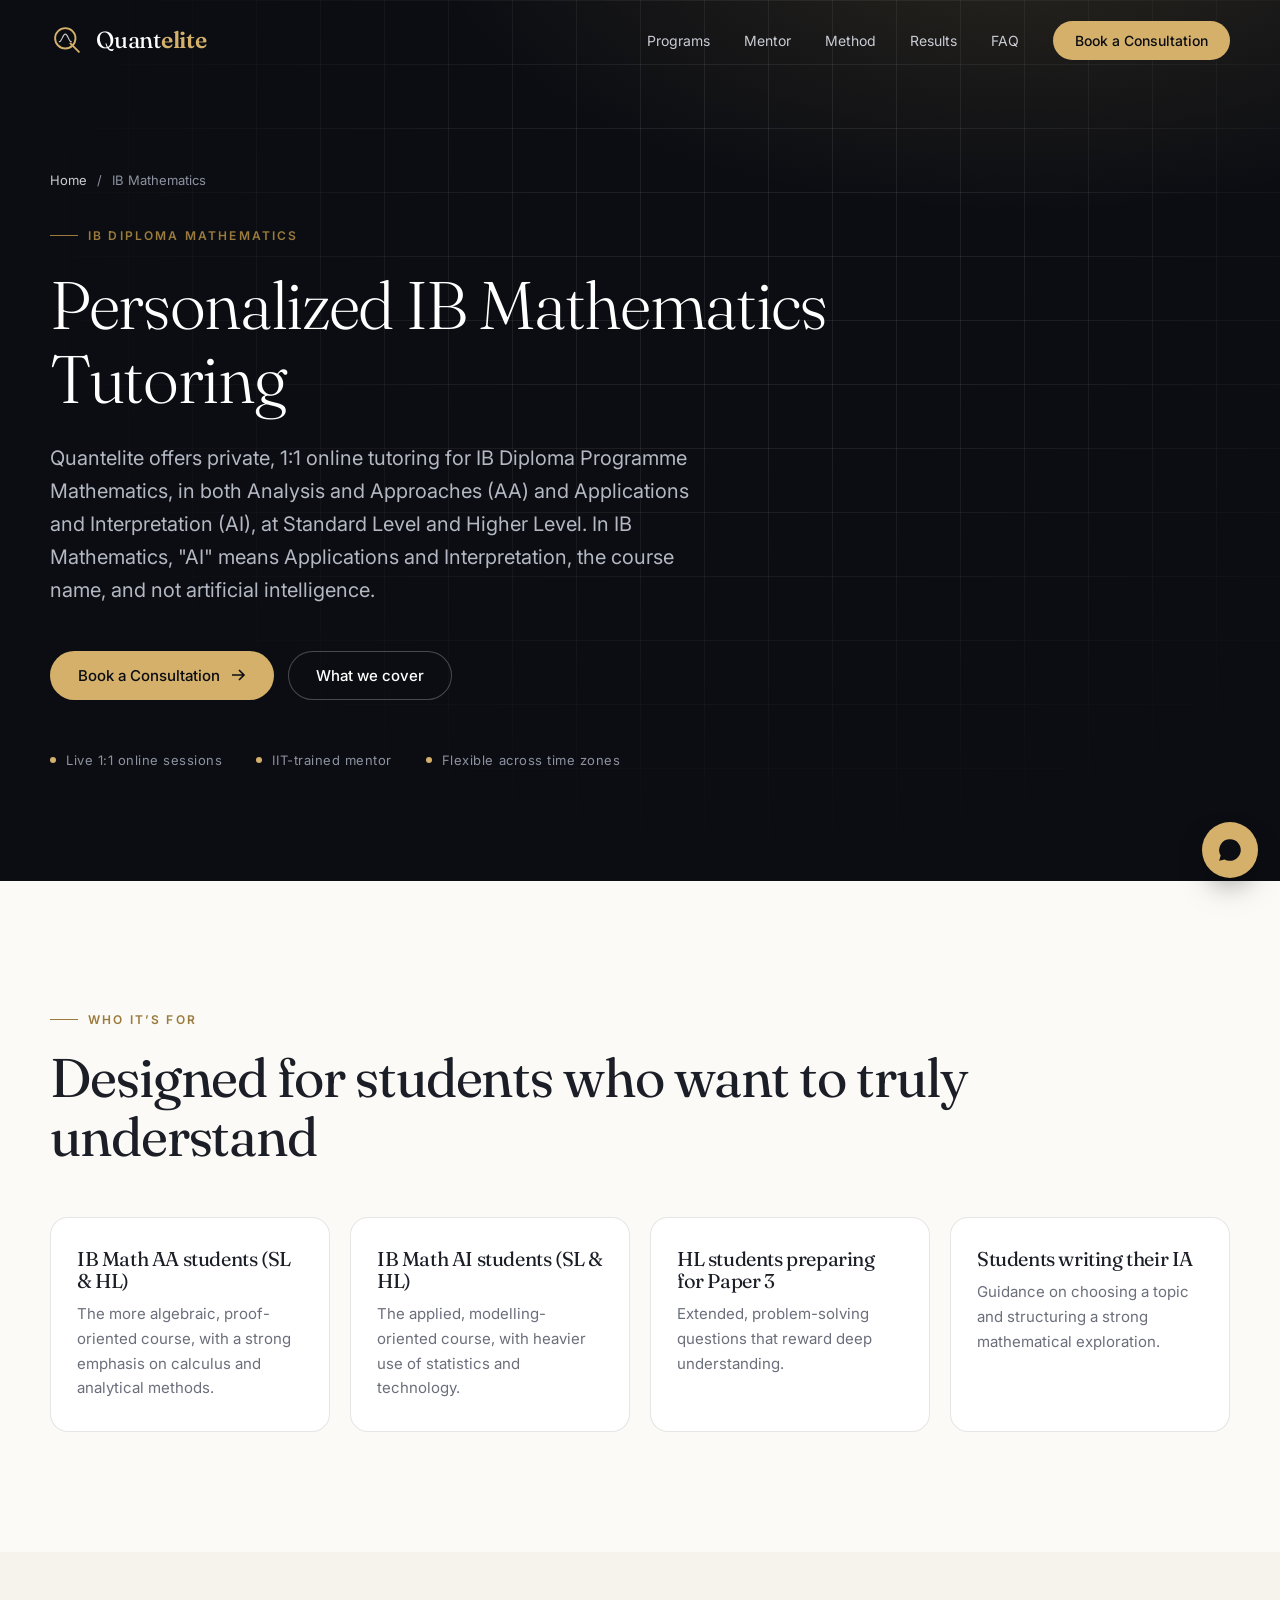
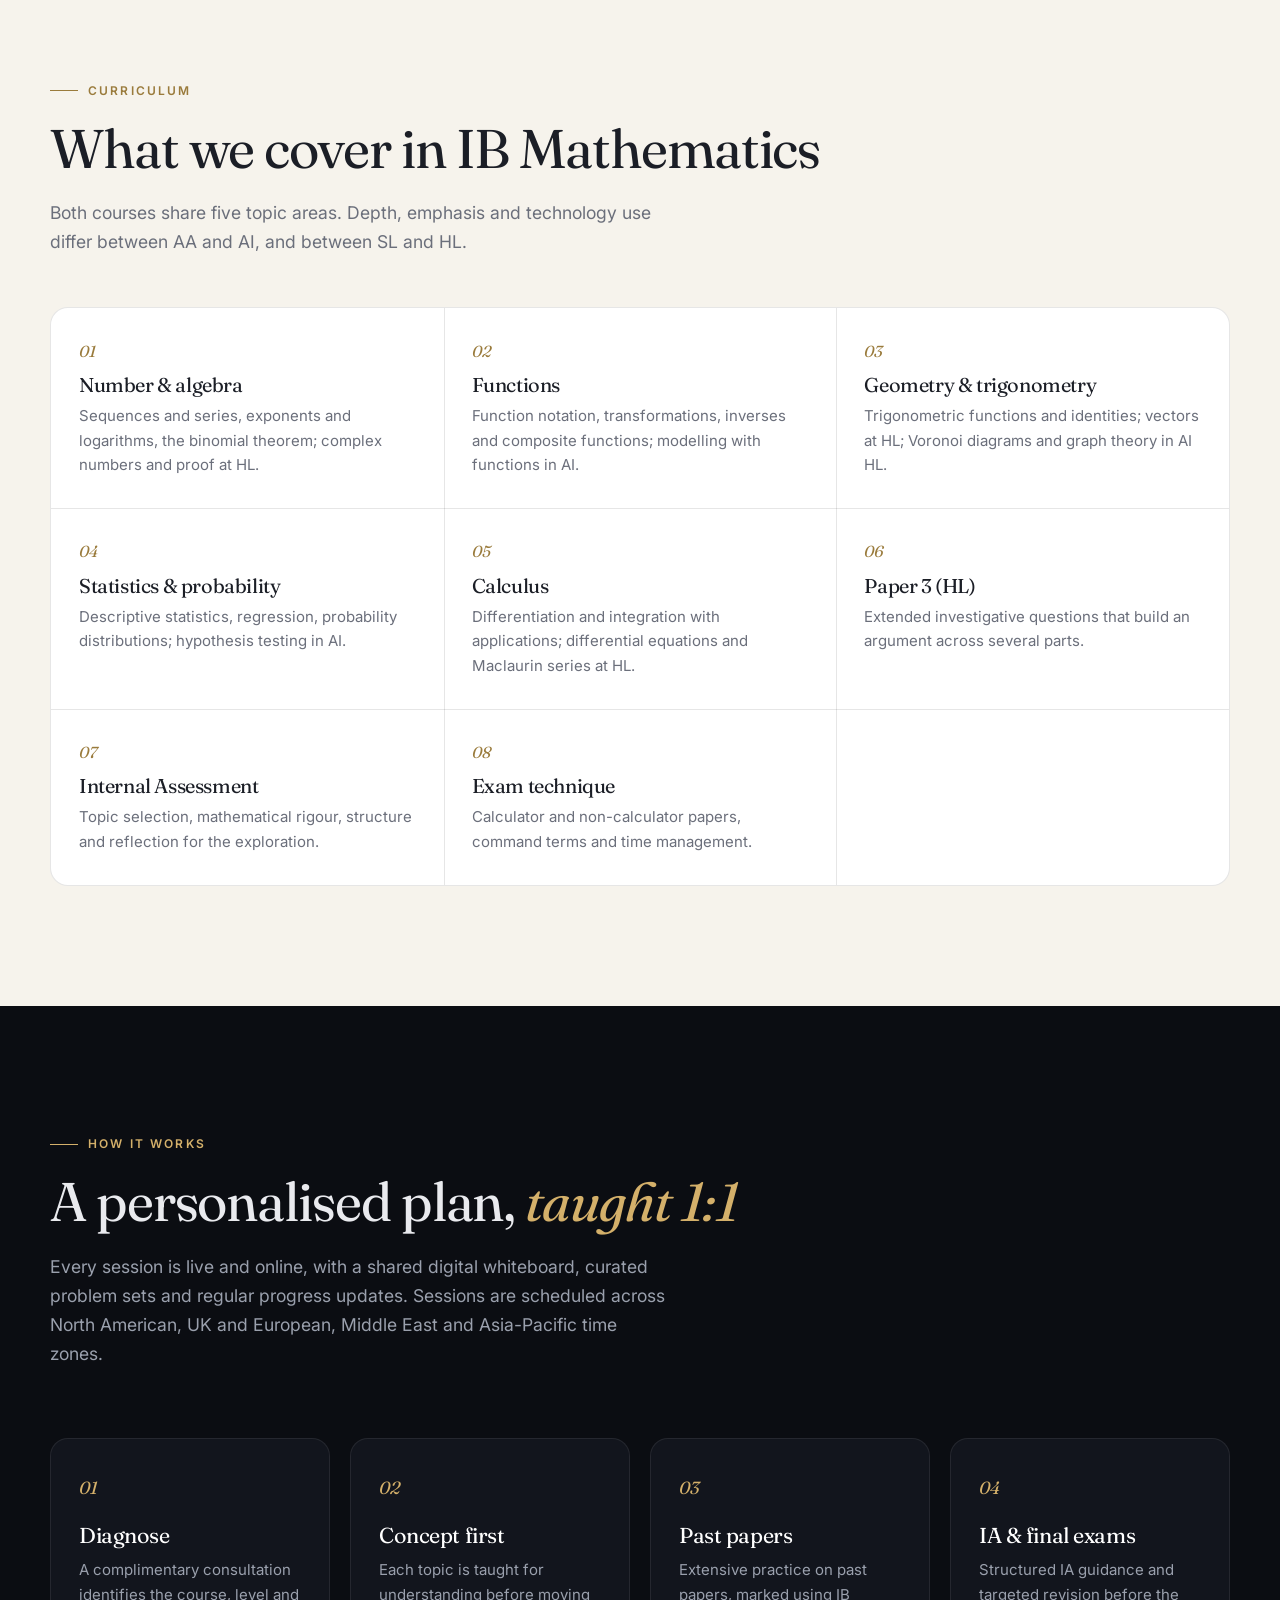
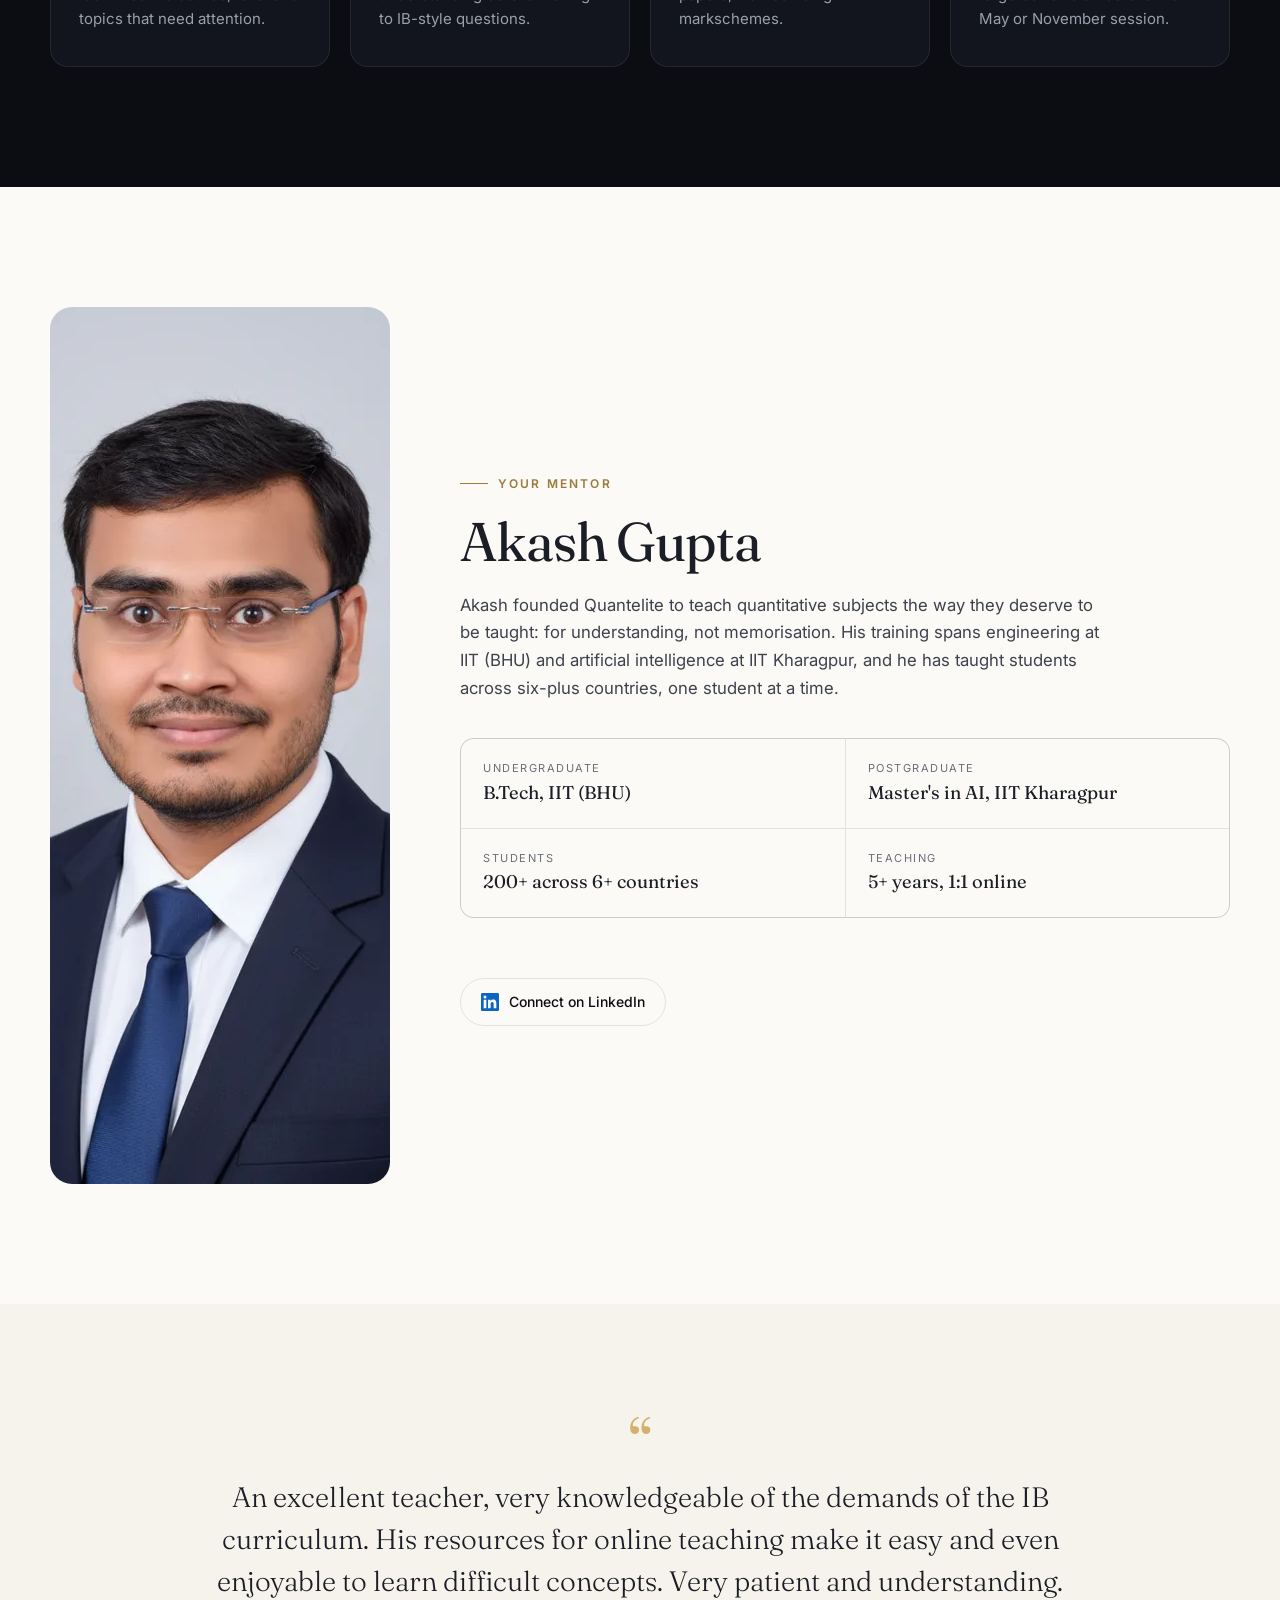
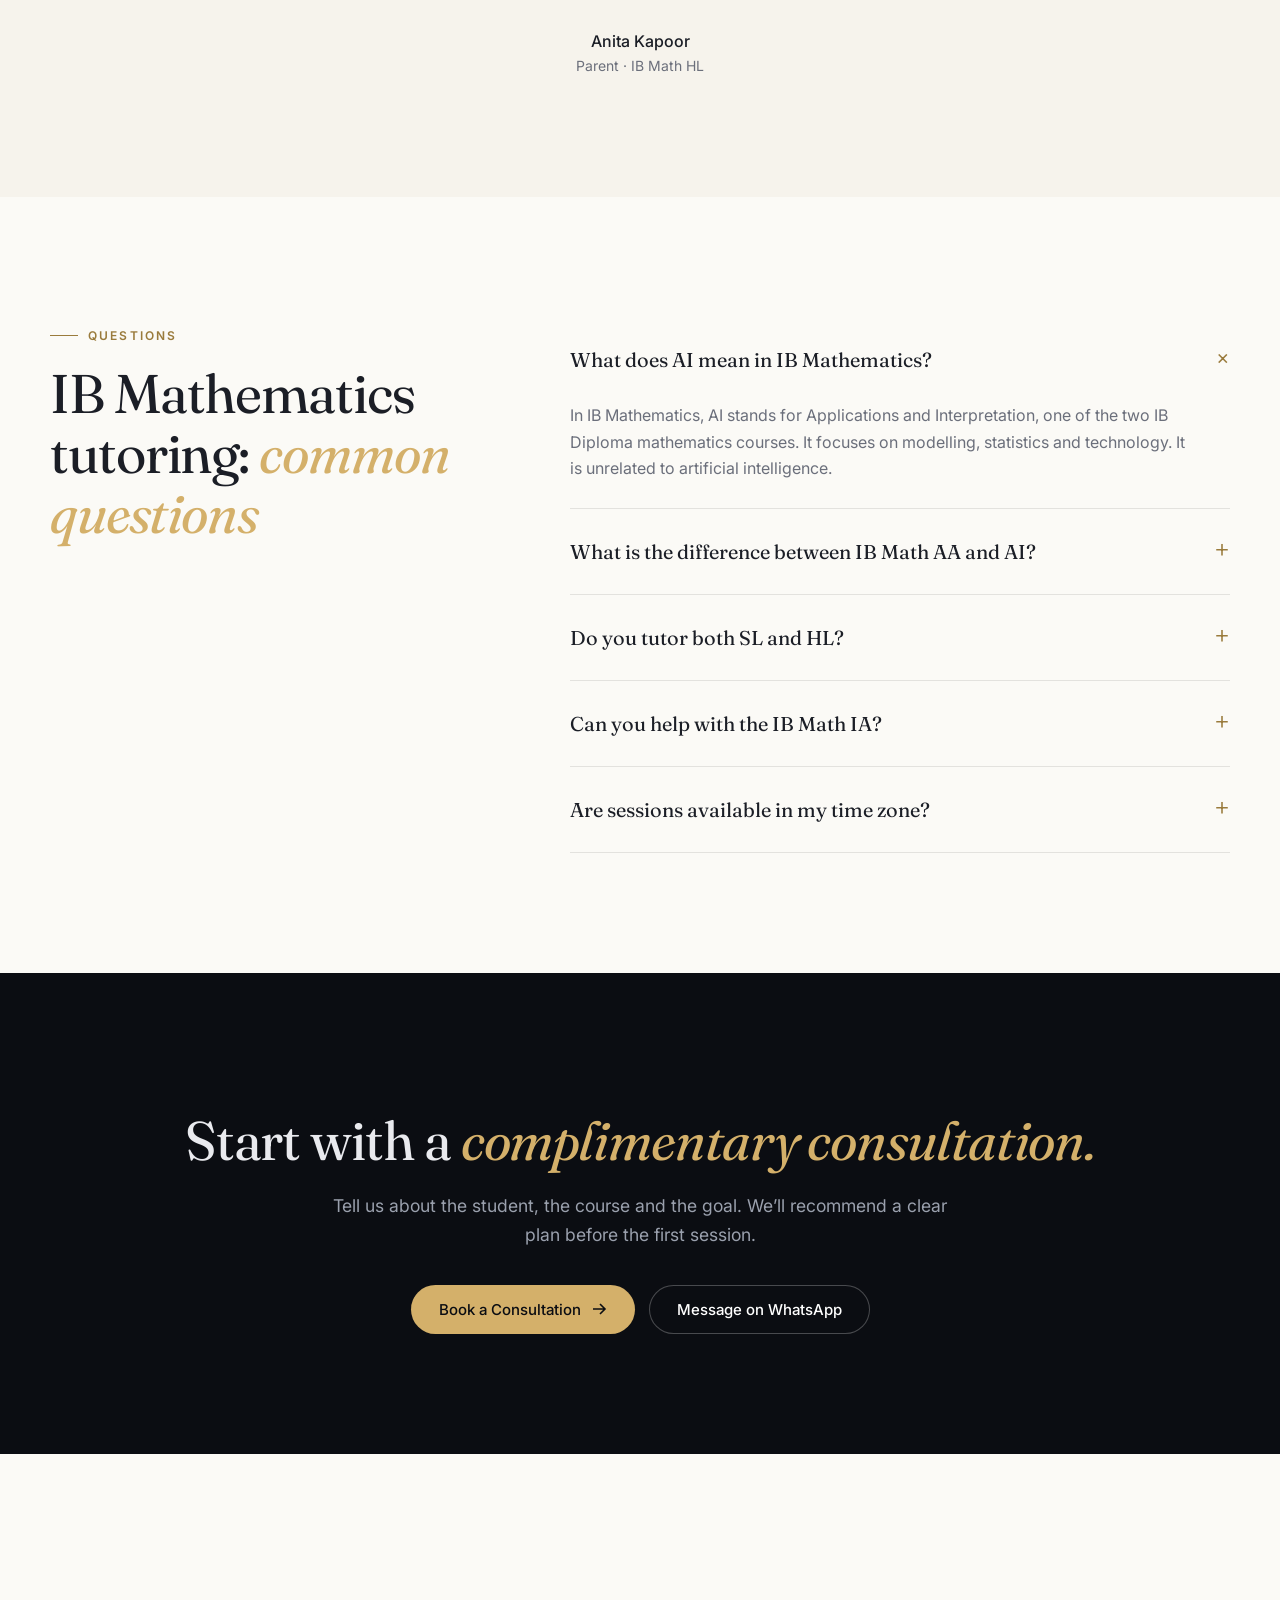
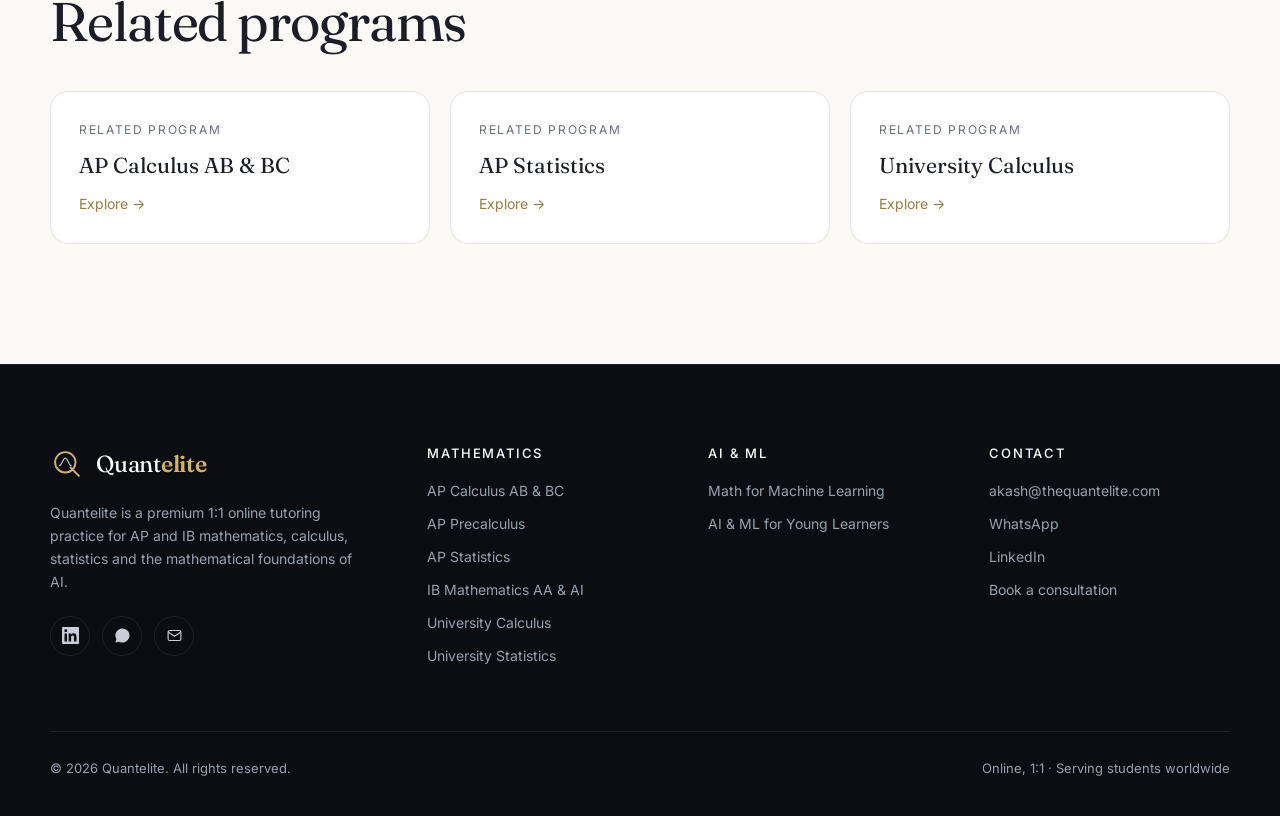
<file: ib-math-tutoring.html>
<!DOCTYPE html>
<html lang="en">
<head>
    <meta charset="UTF-8" />
    <meta name="viewport" content="width=device-width, initial-scale=1.0" />
    <title>Online IB Math Tutor | AA &amp; AI, SL &amp; HL | Quantelite</title>
    <meta name="description" content="Personalized 1:1 online IB Mathematics tutoring for Analysis &amp; Approaches and Applications &amp; Interpretation, at SL and HL, including Paper 3 and IA guidance.">
    <meta name="robots" content="index, follow">
    <meta name="theme-color" content="#0b0d12">
    <link rel="canonical" href="https://thequantelite.com/ib-math-tutoring">

    <meta property="og:type" content="website">
    <meta property="og:site_name" content="Quantelite">
    <meta property="og:locale" content="en_US">
    <meta property="og:title" content="Online IB Math Tutor | AA &amp; AI, SL &amp; HL | Quantelite">
    <meta property="og:description" content="Personalized 1:1 online IB Mathematics tutoring for Analysis &amp; Approaches and Applications &amp; Interpretation, at SL and HL, including Paper 3 and IA guidance.">
    <meta property="og:url" content="https://thequantelite.com/ib-math-tutoring">
    <meta property="og:image" content="https://thequantelite.com/og-image.jpg">
    <meta property="og:image:width" content="1200">
    <meta property="og:image:height" content="630">
    <meta property="og:image:alt" content="Quantelite: elite 1:1 tutoring for quantitative minds">
    <meta name="twitter:card" content="summary_large_image">
    <meta name="twitter:title" content="Online IB Math Tutor | AA &amp; AI, SL &amp; HL | Quantelite">
    <meta name="twitter:description" content="Personalized 1:1 online IB Mathematics tutoring for Analysis &amp; Approaches and Applications &amp; Interpretation, at SL and HL, including Paper 3 and IA guidance.">
    <meta name="twitter:image" content="https://thequantelite.com/og-image.jpg">

    <link rel="icon" href="/favicon.svg" type="image/svg+xml">
    <link rel="apple-touch-icon" href="/logo.png">

    <link rel="preconnect" href="https://fonts.googleapis.com">
    <link rel="preconnect" href="https://fonts.gstatic.com" crossorigin>
    <link href="https://fonts.googleapis.com/css2?family=Fraunces:opsz,wght@9..144,300;9..144,400;9..144,600&family=Inter:wght@300;400;500;600&display=swap" rel="stylesheet">
    <link rel="stylesheet" href="/styles.css">
    <script type="application/ld+json">
{
  "@context": "https://schema.org",
  "@graph": [
    {
      "@type": "Service",
      "@id": "https://thequantelite.com/ib-math-tutoring#service",
      "name": "IB Mathematics Tutoring",
      "serviceType": "IB Mathematics tutoring",
      "description": "Personalized 1:1 online IB Mathematics tutoring for Analysis & Approaches and Applications & Interpretation, at SL and HL, including Paper 3 and IA guidance.",
      "url": "https://thequantelite.com/ib-math-tutoring",
      "provider": {
        "@id": "https://thequantelite.com/#org"
      },
      "areaServed": {
        "@type": "Place",
        "name": "Worldwide"
      },
      "availableChannel": {
        "@type": "ServiceChannel",
        "name": "Live 1:1 online sessions",
        "serviceUrl": "https://thequantelite.com/ib-math-tutoring"
      }
    },
    {
      "@type": "WebPage",
      "@id": "https://thequantelite.com/ib-math-tutoring#webpage",
      "url": "https://thequantelite.com/ib-math-tutoring",
      "name": "Online IB Math Tutor | AA & AI, SL & HL | Quantelite",
      "description": "Personalized 1:1 online IB Mathematics tutoring for Analysis & Approaches and Applications & Interpretation, at SL and HL, including Paper 3 and IA guidance.",
      "isPartOf": {
        "@id": "https://thequantelite.com/#website"
      },
      "about": {
        "@id": "https://thequantelite.com/ib-math-tutoring#service"
      },
      "primaryImageOfPage": "https://thequantelite.com/og-image.jpg",
      "inLanguage": "en",
      "dateModified": "2026-11-02"
    },
    {
      "@type": "BreadcrumbList",
      "itemListElement": [
        {
          "@type": "ListItem",
          "position": 1,
          "name": "Home",
          "item": "https://thequantelite.com/"
        },
        {
          "@type": "ListItem",
          "position": 2,
          "name": "IB Mathematics",
          "item": "https://thequantelite.com/ib-math-tutoring"
        }
      ]
    },
    {
      "@type": "FAQPage",
      "mainEntity": [
        {
          "@type": "Question",
          "name": "What does AI mean in IB Mathematics?",
          "acceptedAnswer": {
            "@type": "Answer",
            "text": "In IB Mathematics, AI stands for Applications and Interpretation, one of the two IB Diploma mathematics courses. It focuses on modelling, statistics and technology. It is unrelated to artificial intelligence."
          }
        },
        {
          "@type": "Question",
          "name": "What is the difference between IB Math AA and AI?",
          "acceptedAnswer": {
            "@type": "Answer",
            "text": "Analysis and Approaches (AA) is more algebraic and analytical, with a stronger emphasis on calculus and proof. Applications and Interpretation (AI) is more applied, with greater use of statistics, modelling and technology. Both are offered at SL and HL."
          }
        },
        {
          "@type": "Question",
          "name": "Do you tutor both SL and HL?",
          "acceptedAnswer": {
            "@type": "Answer",
            "text": "Yes. Quantelite tutors IB Math AA and AI at both Standard Level and Higher Level, including Paper 3 preparation for HL students."
          }
        },
        {
          "@type": "Question",
          "name": "Can you help with the IB Math IA?",
          "acceptedAnswer": {
            "@type": "Answer",
            "text": "Yes. Students receive guidance on choosing a suitable topic, structuring the exploration and meeting the assessment criteria. The work itself always remains the student's own."
          }
        },
        {
          "@type": "Question",
          "name": "Are sessions available in my time zone?",
          "acceptedAnswer": {
            "@type": "Answer",
            "text": "Sessions are scheduled across North American, UK and European, Middle East and Asia-Pacific time zones. Every session is live, 1:1 and online."
          }
        }
      ]
    }
  ]
}
    </script>
</head>
<body>
<header class="nav" id="nav">
    <div class="wrap nav-inner">
        <a class="logo" href="/" aria-label="Quantelite home">
            <svg viewBox="0 0 40 40" fill="none" aria-hidden="true"><circle cx="18" cy="18" r="12" stroke="#d4b06a" stroke-width="2.2"/><path d="M24 24 L34 34" stroke="#d4b06a" stroke-width="2.2" stroke-linecap="round"/><path d="M11 22 C14 22 15 13 18 13 S22 22 25 22" stroke="#fff" stroke-width="1.4" stroke-linecap="round" opacity=".8"/></svg>
            <span>Quant<b>elite</b></span>
        </a>
        <button class="menu-btn" id="menuBtn" aria-label="Open menu" aria-expanded="false">
            <svg viewBox="0 0 24 24" fill="none" stroke="currentColor" stroke-width="1.6"><path d="M4 7h16M4 12h16M4 17h16"/></svg>
        </button>
        <nav aria-label="Primary">
            <ul class="nav-links" id="navLinks">
                <li><a href="/#programs">Programs</a></li>
                <li><a href="/#mentor">Mentor</a></li>
                <li><a href="/#method">Method</a></li>
                <li><a href="/#results">Results</a></li>
                <li><a href="/#faq">FAQ</a></li>
                <li><a class="btn btn-gold" href="/#contact">Book a Consultation</a></li>
            </ul>
        </nav>
    </div>
</header>

<main id="top">

<section class="page-hero">
    <div class="hero-grid"></div>
    <div class="wrap">
        <nav class="crumbs reveal" aria-label="Breadcrumb"><a href="/">Home</a><span aria-hidden="true">/</span><span aria-current="page">IB Mathematics</span></nav>
        <span class="eyebrow reveal">IB Diploma Mathematics</span>
        <h1 class="reveal d1">Personalized IB Mathematics Tutoring</h1>
        <p class="hero-sub reveal d2">Quantelite offers private, 1:1 online tutoring for IB Diploma Programme Mathematics, in both Analysis and Approaches (AA) and Applications and Interpretation (AI), at Standard Level and Higher Level. In IB Mathematics, &quot;AI&quot; means Applications and Interpretation, the course name, and not artificial intelligence.</p>
        <div class="hero-ctas reveal d3">
            <a href="/#contact" class="btn btn-gold">Book a Consultation <svg viewBox="0 0 16 16" fill="none" stroke="currentColor" stroke-width="1.6"><path d="M2 8h12M9 3l5 5-5 5"/></svg></a>
            <a href="#topics" class="btn btn-ghost">What we cover</a>
        </div>
        <div class="hero-meta reveal d3">
            <span>Live 1:1 online sessions</span>
            <span>IIT-trained mentor</span>
            <span>Flexible across time zones</span>
        </div>
    </div>
</section>

<section aria-labelledby="who-h">
    <div class="wrap">
        <span class="eyebrow reveal">Who it&rsquo;s for</span>
        <h2 class="section-title reveal d1" id="who-h">Designed for students who want to truly understand</h2>
        <div class="who-grid"><div class="who reveal"><h3>IB Math AA students (SL &amp; HL)</h3><p>The more algebraic, proof-oriented course, with a strong emphasis on calculus and analytical methods.</p></div><div class="who reveal d1"><h3>IB Math AI students (SL &amp; HL)</h3><p>The applied, modelling-oriented course, with heavier use of statistics and technology.</p></div><div class="who reveal d2"><h3>HL students preparing for Paper 3</h3><p>Extended, problem-solving questions that reward deep understanding.</p></div><div class="who reveal d3"><h3>Students writing their IA</h3><p>Guidance on choosing a topic and structuring a strong mathematical exploration.</p></div></div>
    </div>
</section>

<section id="topics" class="programs" aria-labelledby="topics-h">
    <div class="wrap">
        <span class="eyebrow reveal">Curriculum</span>
        <h2 class="section-title reveal d1" id="topics-h">What we cover in IB Mathematics</h2>
        <p class="section-lead reveal d2">Both courses share five topic areas. Depth, emphasis and technology use differ between AA and AI, and between SL and HL.</p>
        <div class="topic-grid"><div class="topic reveal"><span class="topic-num">01</span><h3>Number &amp; algebra</h3><p>Sequences and series, exponents and logarithms, the binomial theorem; complex numbers and proof at HL.</p></div><div class="topic reveal"><span class="topic-num">02</span><h3>Functions</h3><p>Function notation, transformations, inverses and composite functions; modelling with functions in AI.</p></div><div class="topic reveal"><span class="topic-num">03</span><h3>Geometry &amp; trigonometry</h3><p>Trigonometric functions and identities; vectors at HL; Voronoi diagrams and graph theory in AI HL.</p></div><div class="topic reveal"><span class="topic-num">04</span><h3>Statistics &amp; probability</h3><p>Descriptive statistics, regression, probability distributions; hypothesis testing in AI.</p></div><div class="topic reveal"><span class="topic-num">05</span><h3>Calculus</h3><p>Differentiation and integration with applications; differential equations and Maclaurin series at HL.</p></div><div class="topic reveal"><span class="topic-num">06</span><h3>Paper 3 (HL)</h3><p>Extended investigative questions that build an argument across several parts.</p></div><div class="topic reveal"><span class="topic-num">07</span><h3>Internal Assessment</h3><p>Topic selection, mathematical rigour, structure and reflection for the exploration.</p></div><div class="topic reveal"><span class="topic-num">08</span><h3>Exam technique</h3><p>Calculator and non-calculator papers, command terms and time management.</p></div></div>
    </div>
</section>

<section class="dark" aria-labelledby="how-h">
    <div class="wrap">
        <span class="eyebrow reveal">How it works</span>
        <h2 class="section-title reveal d1" id="how-h">A personalised plan, <em class="gold">taught 1:1</em></h2>
        <p class="section-lead reveal d2">Every session is live and online, with a shared digital whiteboard, curated problem sets and regular progress updates. Sessions are scheduled across North American, UK and European, Middle East and Asia-Pacific time zones.</p>
        <div class="steps"><div class="step reveal"><h3>Diagnose</h3><p>A complimentary consultation identifies the course, level and topics that need attention.</p></div><div class="step reveal d1"><h3>Concept first</h3><p>Each topic is taught for understanding before moving to IB-style questions.</p></div><div class="step reveal d2"><h3>Past papers</h3><p>Extensive practice on past papers, marked using IB markschemes.</p></div><div class="step reveal d3"><h3>IA &amp; final exams</h3><p>Structured IA guidance and targeted revision before the May or November session.</p></div></div>
    </div>
</section>

<section aria-labelledby="mentor-h">
    <div class="wrap mentor-strip">
        <picture class="mentor-photo reveal">
            <source srcset="/akash-gupta.webp" type="image/webp">
            <img src="/akash-gupta.jpg" alt="Akash Gupta, founder and lead mentor of Quantelite" width="640" height="877" loading="lazy" decoding="async">
        </picture>
        <div>
            <span class="eyebrow reveal">Your mentor</span>
            <h2 class="section-title reveal d1" id="mentor-h">Akash Gupta</h2>
            <p class="reveal">Akash founded Quantelite to teach quantitative subjects the way they deserve to be taught: for understanding, not memorisation. His training spans engineering at IIT (BHU) and artificial intelligence at IIT Kharagpur, and he has taught students across six-plus countries, one student at a time.</p>
            <div class="creds reveal d2"><div><small>Undergraduate</small><strong>B.Tech, IIT (BHU)</strong></div><div><small>Postgraduate</small><strong>Master&#x27;s in AI, IIT Kharagpur</strong></div><div><small>Students</small><strong>200+ across 6+ countries</strong></div><div><small>Teaching</small><strong>5+ years, 1:1 online</strong></div></div>
            <a class="li-link reveal" href="https://www.linkedin.com/in/akash-gupta-384ba789/" target="_blank" rel="noopener me"><svg viewBox="0 0 24 24" fill="currentColor" aria-hidden="true"><path d="M20.45 20.45h-3.55v-5.57c0-1.33-.03-3.04-1.85-3.04-1.85 0-2.14 1.45-2.14 2.94v5.67H9.35V9h3.41v1.56h.05c.48-.9 1.64-1.85 3.37-1.85 3.6 0 4.27 2.37 4.27 5.46v6.28ZM5.34 7.43a2.06 2.06 0 1 1 0-4.12 2.06 2.06 0 0 1 0 4.12ZM7.12 20.45H3.56V9h3.56v11.45ZM22.22 0H1.77C.79 0 0 .77 0 1.73v20.54C0 23.23.79 24 1.77 24h20.45c.98 0 1.78-.77 1.78-1.73V1.73C24 .77 23.2 0 22.22 0Z"/></svg> Connect on LinkedIn</a>
        </div>
    </div>
</section>

<section class="testimonials" aria-labelledby="q-h">
    <div class="wrap">
        <h2 class="visually-hidden" id="q-h">What families say</h2>
        <figure class="page-quote reveal">
            <div class="quote-mark">&ldquo;</div>
            <blockquote>An excellent teacher, very knowledgeable of the demands of the IB curriculum. His resources for online teaching make it easy and even enjoyable to learn difficult concepts. Very patient and understanding.</blockquote>
            <figcaption><cite>Anita Kapoor<span>Parent · IB Math HL</span></cite></figcaption>
        </figure>
    </div>
</section>

<section class="faq" aria-labelledby="faq-h">
    <div class="wrap faq-grid">
        <div>
            <span class="eyebrow reveal">Questions</span>
            <h2 class="section-title reveal d1" id="faq-h">IB Mathematics tutoring: <em class="gold">common questions</em></h2>
        </div>
        <div class="reveal"><details open><summary>What does AI mean in IB Mathematics?</summary><p>In IB Mathematics, AI stands for Applications and Interpretation, one of the two IB Diploma mathematics courses. It focuses on modelling, statistics and technology. It is unrelated to artificial intelligence.</p></details><details><summary>What is the difference between IB Math AA and AI?</summary><p>Analysis and Approaches (AA) is more algebraic and analytical, with a stronger emphasis on calculus and proof. Applications and Interpretation (AI) is more applied, with greater use of statistics, modelling and technology. Both are offered at SL and HL.</p></details><details><summary>Do you tutor both SL and HL?</summary><p>Yes. Quantelite tutors IB Math AA and AI at both Standard Level and Higher Level, including Paper 3 preparation for HL students.</p></details><details><summary>Can you help with the IB Math IA?</summary><p>Yes. Students receive guidance on choosing a suitable topic, structuring the exploration and meeting the assessment criteria. The work itself always remains the student&#x27;s own.</p></details><details><summary>Are sessions available in my time zone?</summary><p>Sessions are scheduled across North American, UK and European, Middle East and Asia-Pacific time zones. Every session is live, 1:1 and online.</p></details></div>
    </div>
</section>

<section class="dark cta-band" aria-labelledby="cta-h">
    <div class="wrap">
        <h2 class="section-title reveal" id="cta-h">Start with a <em class="gold">complimentary consultation.</em></h2>
        <p class="section-lead reveal d1">Tell us about the student, the course and the goal. We&rsquo;ll recommend a clear plan before the first session.</p>
        <div class="hero-ctas reveal d2">
            <a href="/#contact" class="btn btn-gold">Book a Consultation <svg viewBox="0 0 16 16" fill="none" stroke="currentColor" stroke-width="1.6"><path d="M2 8h12M9 3l5 5-5 5"/></svg></a>
            <a href="https://wa.me/917752958215" class="btn btn-ghost" target="_blank" rel="noopener">Message on WhatsApp</a>
        </div>
    </div>
</section>

<section class="related" aria-labelledby="rel-h">
    <div class="wrap">
        <h2 class="section-title reveal" id="rel-h">Related programs</h2>
        <div class="related-grid"><a class="related-card reveal" href="/ap-calculus-tutoring"><span>Related program</span><strong>AP Calculus AB &amp; BC</strong><em>Explore &rarr;</em></a><a class="related-card reveal" href="/ap-statistics-tutoring"><span>Related program</span><strong>AP Statistics</strong><em>Explore &rarr;</em></a><a class="related-card reveal" href="/calculus-tutoring"><span>Related program</span><strong>University Calculus</strong><em>Explore &rarr;</em></a></div>
    </div>
</section>

</main>

<footer>
    <div class="wrap">
        <div class="foot-grid">
            <div>
                <a class="logo" href="/" aria-label="Quantelite home">
                    <svg viewBox="0 0 40 40" fill="none" aria-hidden="true"><circle cx="18" cy="18" r="12" stroke="#d4b06a" stroke-width="2.2"/><path d="M24 24 L34 34" stroke="#d4b06a" stroke-width="2.2" stroke-linecap="round"/><path d="M11 22 C14 22 15 13 18 13 S22 22 25 22" stroke="#fff" stroke-width="1.4" stroke-linecap="round" opacity=".8"/></svg>
                    <span>Quant<b>elite</b></span>
                </a>
                <p class="foot-tag">Quantelite is a premium 1:1 online tutoring practice for AP and IB mathematics, calculus, statistics and the mathematical foundations of AI.</p>
                <div class="foot-social">
                    <a href="https://www.linkedin.com/in/akash-gupta-384ba789/" target="_blank" rel="noopener" aria-label="Akash Gupta on LinkedIn"><svg viewBox="0 0 24 24" fill="currentColor" aria-hidden="true"><path d="M20.45 20.45h-3.55v-5.57c0-1.33-.03-3.04-1.85-3.04-1.85 0-2.14 1.45-2.14 2.94v5.67H9.35V9h3.41v1.56h.05c.48-.9 1.64-1.85 3.37-1.85 3.6 0 4.27 2.37 4.27 5.46v6.28ZM5.34 7.43a2.06 2.06 0 1 1 0-4.12 2.06 2.06 0 0 1 0 4.12ZM7.12 20.45H3.56V9h3.56v11.45ZM22.22 0H1.77C.79 0 0 .77 0 1.73v20.54C0 23.23.79 24 1.77 24h20.45c.98 0 1.78-.77 1.78-1.73V1.73C24 .77 23.2 0 22.22 0Z"/></svg></a>
                    <a href="https://wa.me/917752958215" target="_blank" rel="noopener" aria-label="WhatsApp"><svg viewBox="0 0 24 24" fill="currentColor" aria-hidden="true"><path d="M12 2a10 10 0 0 0-8.6 15.1L2 22l5-1.3A10 10 0 1 0 12 2Zm4.5 12.1c-.2-.1-1.5-.7-1.7-.8-.2-.1-.4-.1-.6.1l-.8 1c-.1.2-.3.2-.5.1a6.7 6.7 0 0 1-3.3-2.9c-.3-.4.3-.4.7-1.4.1-.2 0-.3 0-.4l-.8-1.8c-.2-.5-.4-.4-.6-.4h-.5a1 1 0 0 0-.7.3 3 3 0 0 0-.9 2.2 5.2 5.2 0 0 0 1.1 2.7 11.8 11.8 0 0 0 4.5 4c1.7.7 2.4.8 3.2.6.5-.1 1.5-.6 1.7-1.2.2-.6.2-1.1.2-1.2-.1-.1-.3-.2-.5-.3Z"/></svg></a>
                    <a href="mailto:akash@thequantelite.com" aria-label="Email"><svg viewBox="0 0 24 24" fill="none" stroke="currentColor" stroke-width="1.6" aria-hidden="true"><rect x="3" y="5" width="18" height="14" rx="2"/><path d="m3 7 9 6 9-6"/></svg></a>
                </div>
            </div>
            <div><h3>Mathematics</h3><ul><li><a href="/ap-calculus-tutoring">AP Calculus AB &amp; BC</a></li><li><a href="/ap-precalculus-tutoring">AP Precalculus</a></li><li><a href="/ap-statistics-tutoring">AP Statistics</a></li><li><a href="/ib-math-tutoring">IB Mathematics AA &amp; AI</a></li><li><a href="/calculus-tutoring">University Calculus</a></li><li><a href="/statistics-tutoring">University Statistics</a></li></ul></div>
            <div><h3>AI &amp; ML</h3><ul><li><a href="/math-for-machine-learning">Math for Machine Learning</a></li><li><a href="/ai-ml-for-kids">AI &amp; ML for Young Learners</a></li></ul></div>
            <div><h3>Contact</h3><ul><li><a href="mailto:akash@thequantelite.com">akash@thequantelite.com</a></li><li><a href="https://wa.me/917752958215" target="_blank" rel="noopener">WhatsApp</a></li><li><a href="https://www.linkedin.com/in/akash-gupta-384ba789/" target="_blank" rel="noopener">LinkedIn</a></li><li><a href="/#contact">Book a consultation</a></li></ul></div>
        </div>
        <div class="foot-bottom">
            <span>&copy; <span id="year">2026</span> Quantelite. All rights reserved.</span>
            <span>Online, 1:1 &middot; Serving students worldwide</span>
        </div>
    </div>
</footer>

<a class="wa-float" href="https://wa.me/917752958215" target="_blank" rel="noopener" aria-label="Chat on WhatsApp"><svg viewBox="0 0 24 24" fill="currentColor" aria-hidden="true"><path d="M12 2a10 10 0 0 0-8.6 15.1L2 22l5-1.3A10 10 0 1 0 12 2Zm4.5 12.1c-.2-.1-1.5-.7-1.7-.8-.2-.1-.4-.1-.6.1l-.8 1c-.1.2-.3.2-.5.1a6.7 6.7 0 0 1-3.3-2.9c-.3-.4.3-.4.7-1.4.1-.2 0-.3 0-.4l-.8-1.8c-.2-.5-.4-.4-.6-.4h-.5a1 1 0 0 0-.7.3 3 3 0 0 0-.9 2.2 5.2 5.2 0 0 0 1.1 2.7 11.8 11.8 0 0 0 4.5 4c1.7.7 2.4.8 3.2.6.5-.1 1.5-.6 1.7-1.2.2-.6.2-1.1.2-1.2-.1-.1-.3-.2-.5-.3Z"/></svg></a>

<script src="/main.js" defer></script>
</body>
</html>
</file>
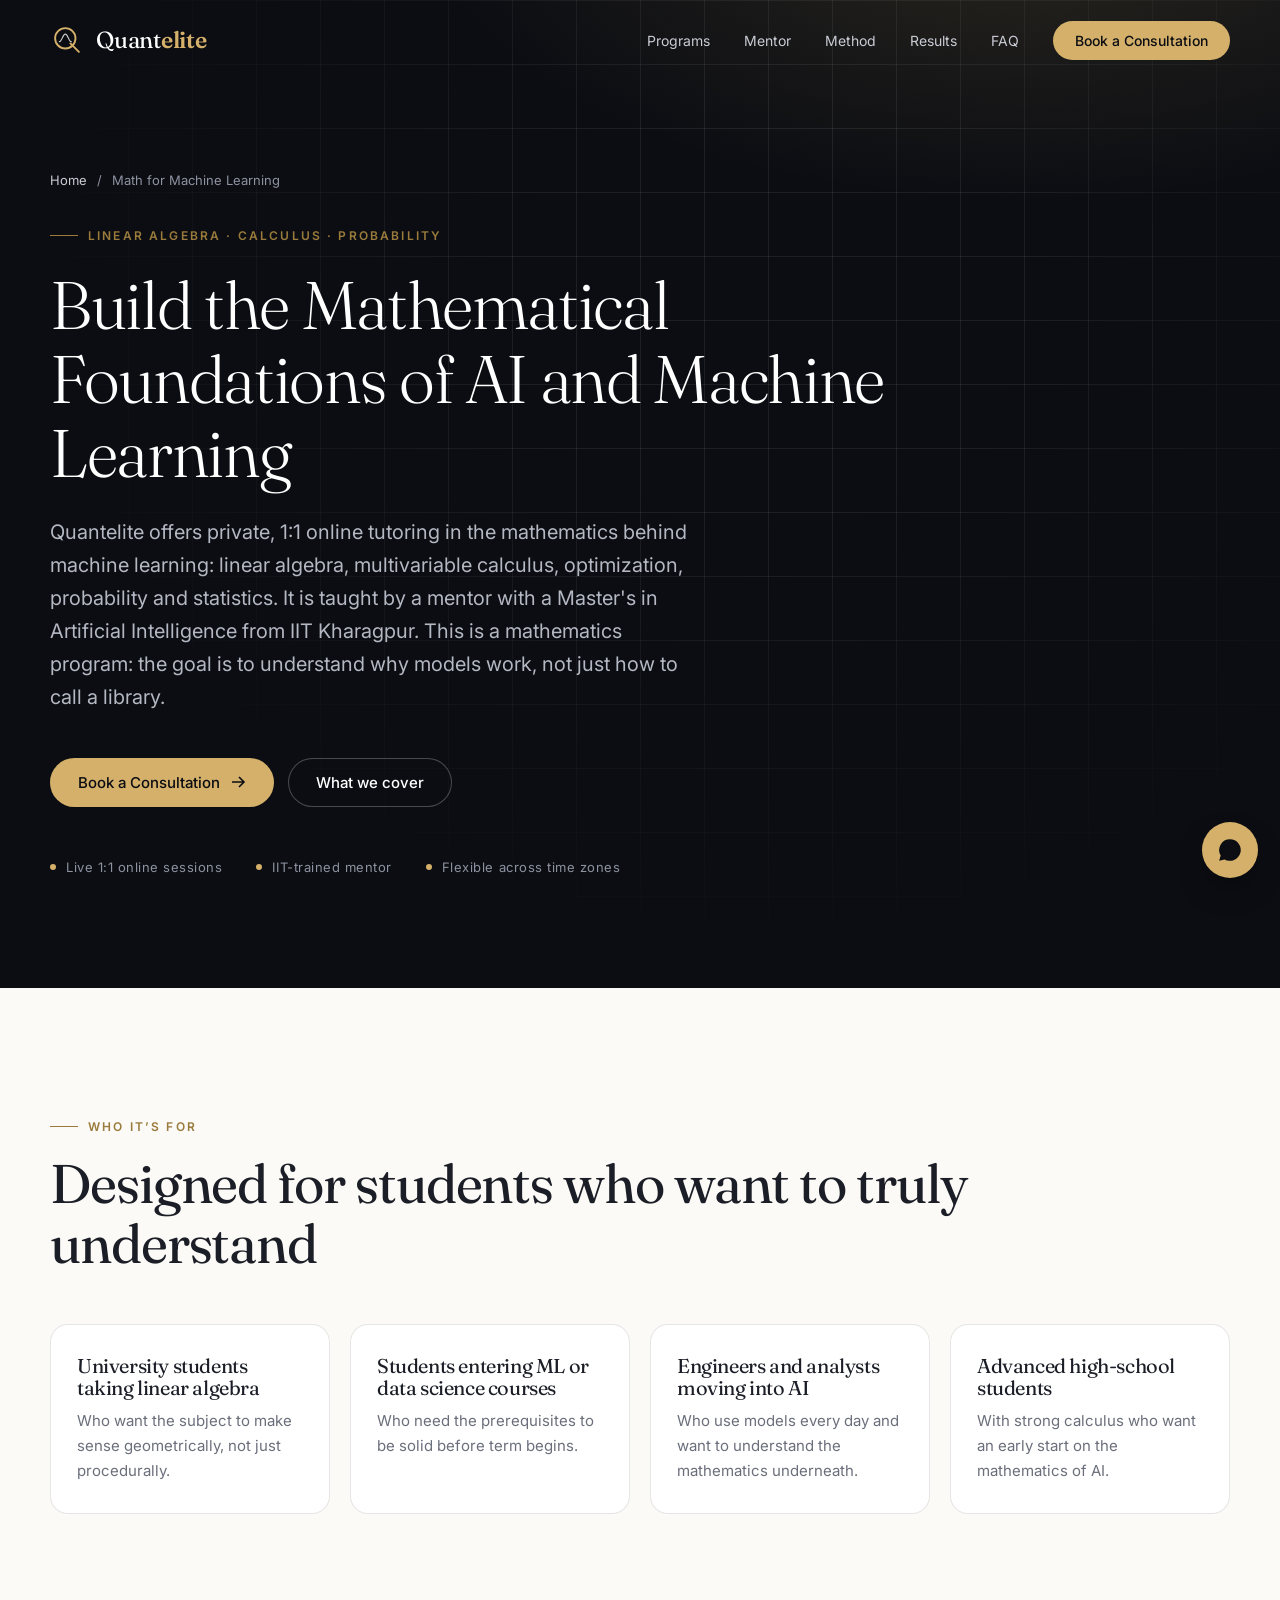
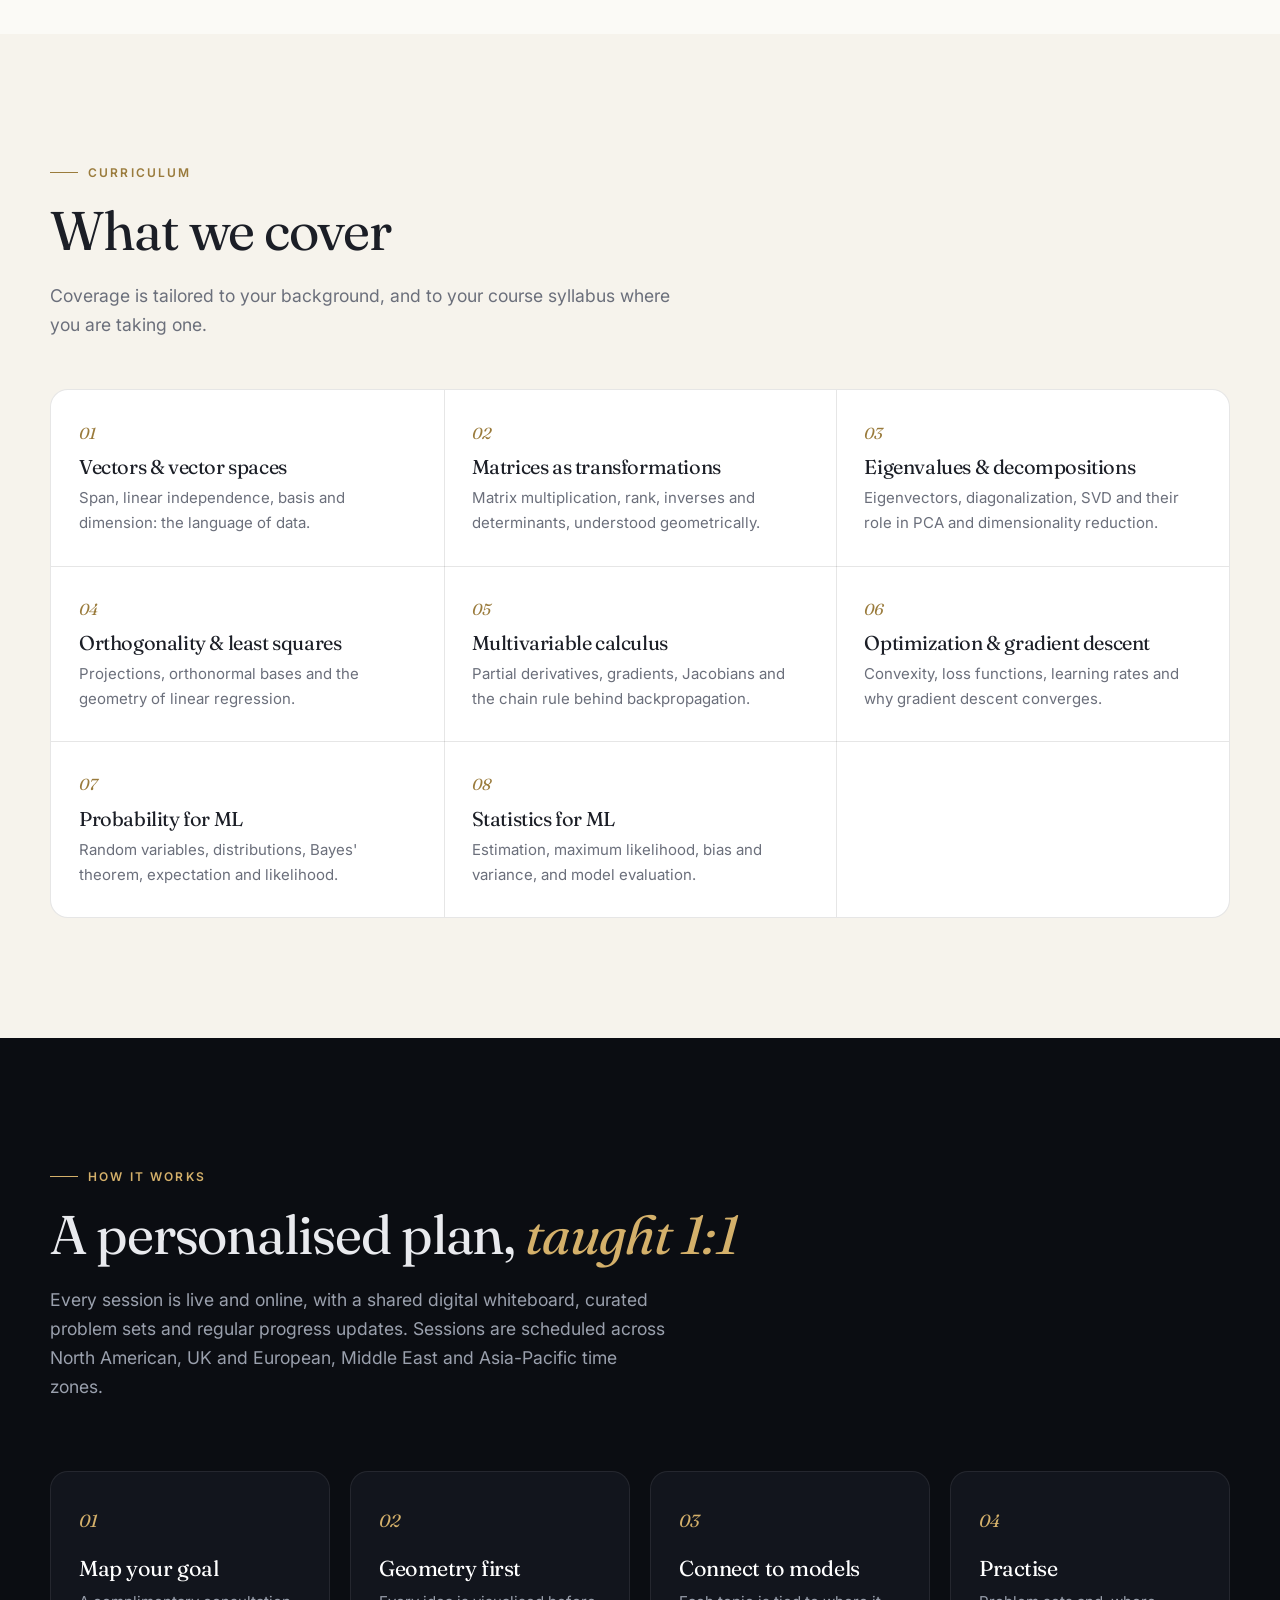
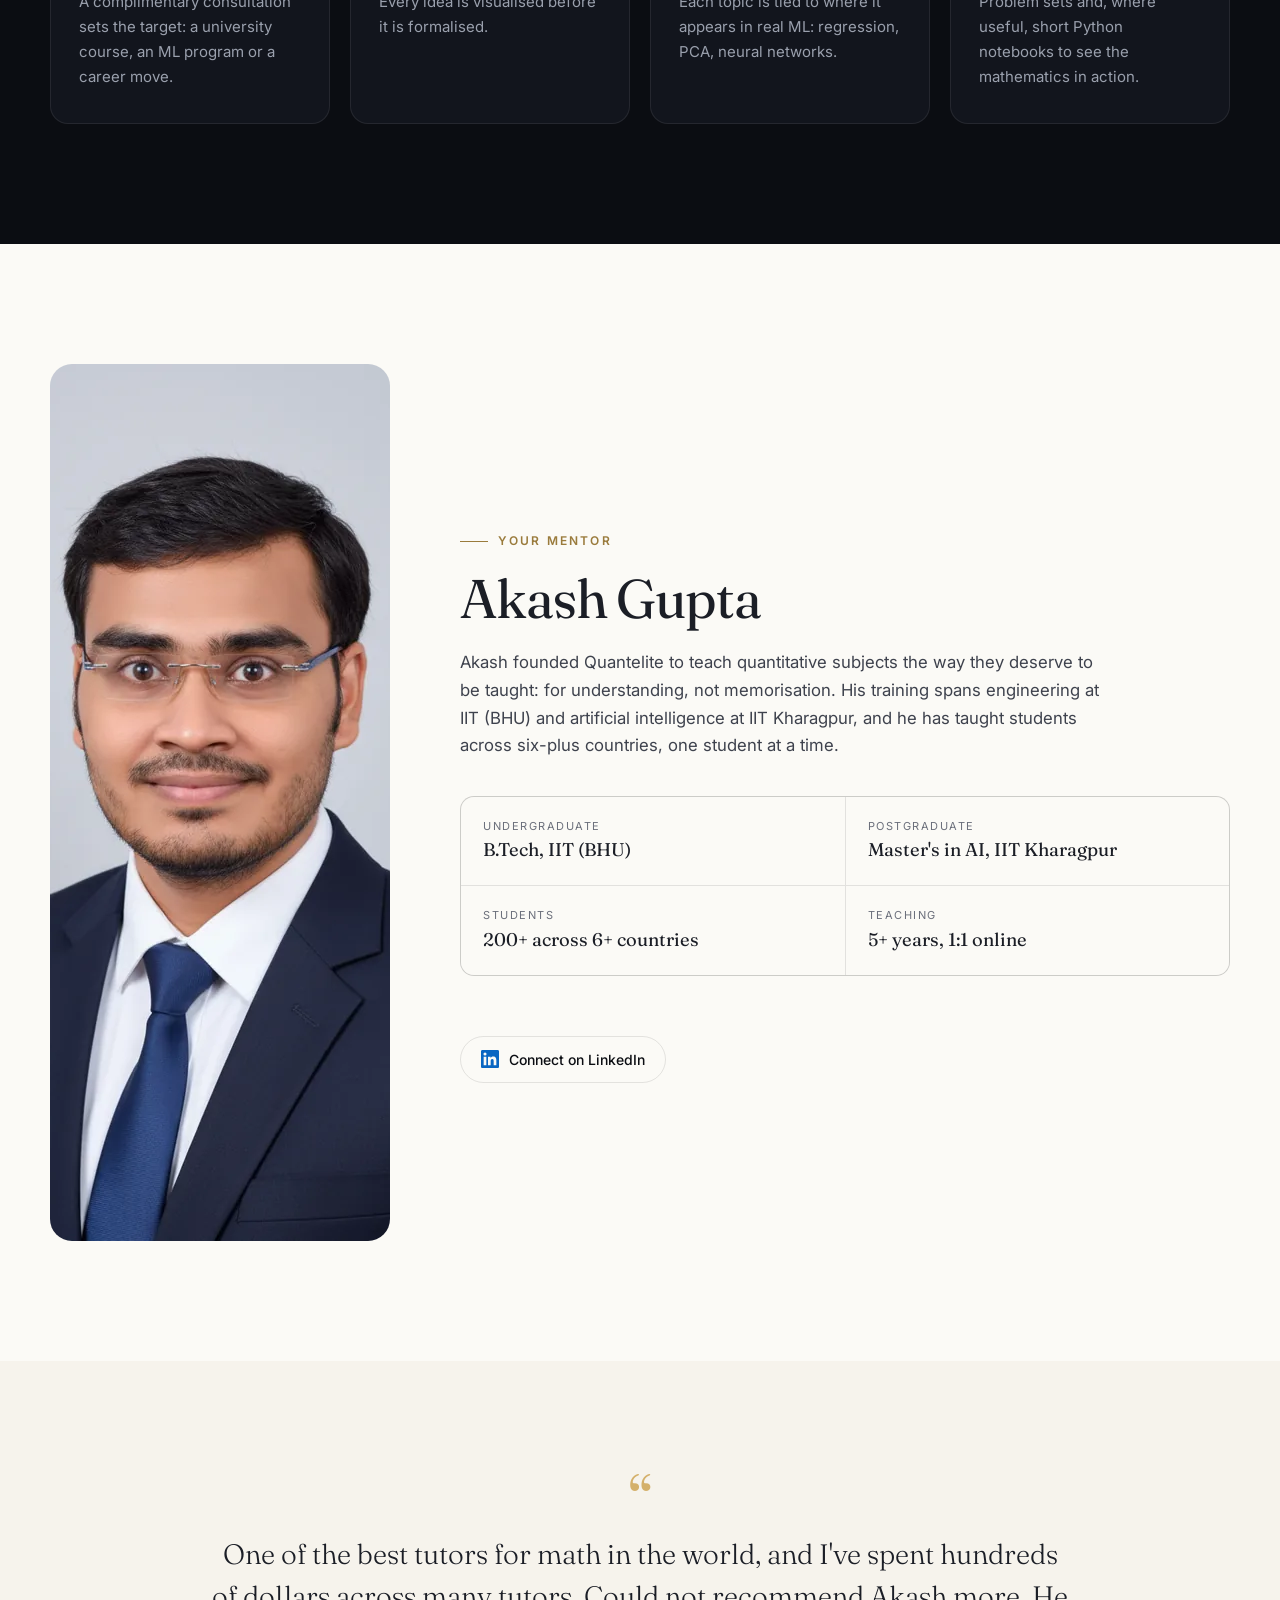
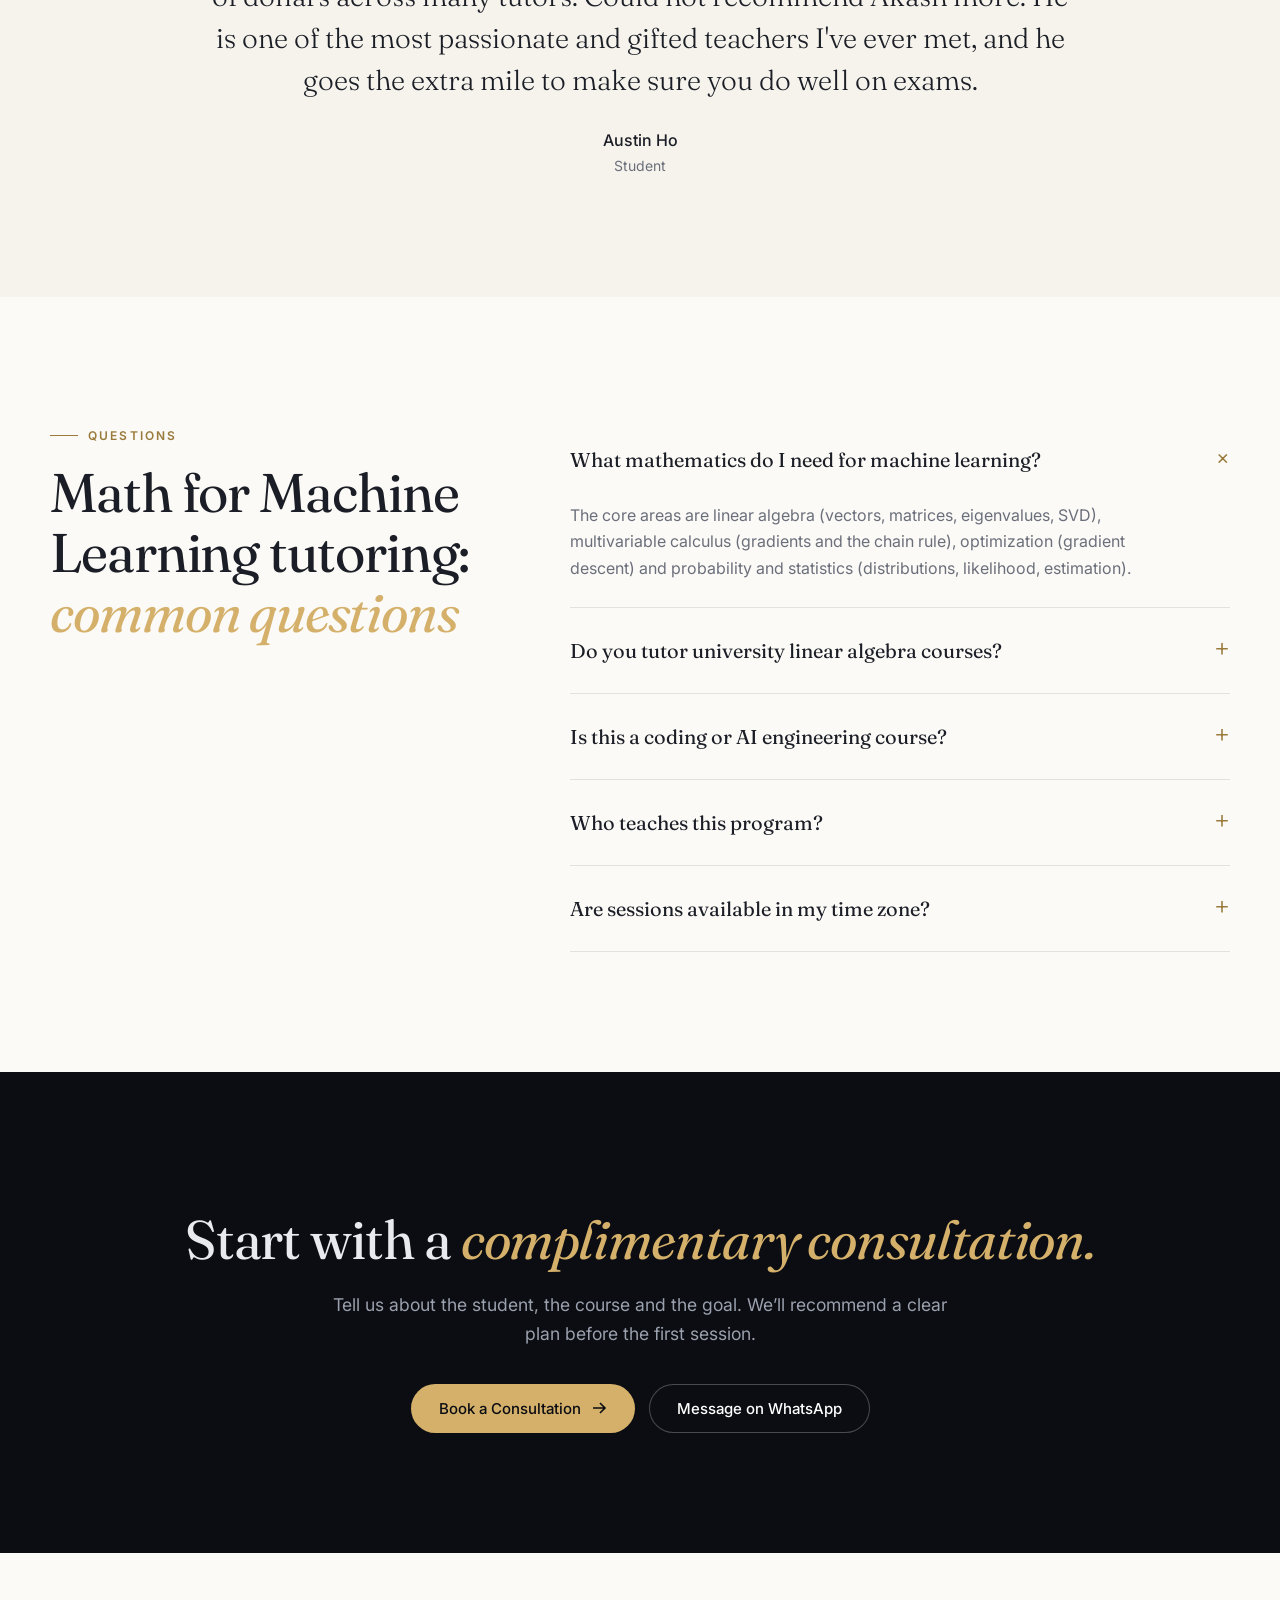
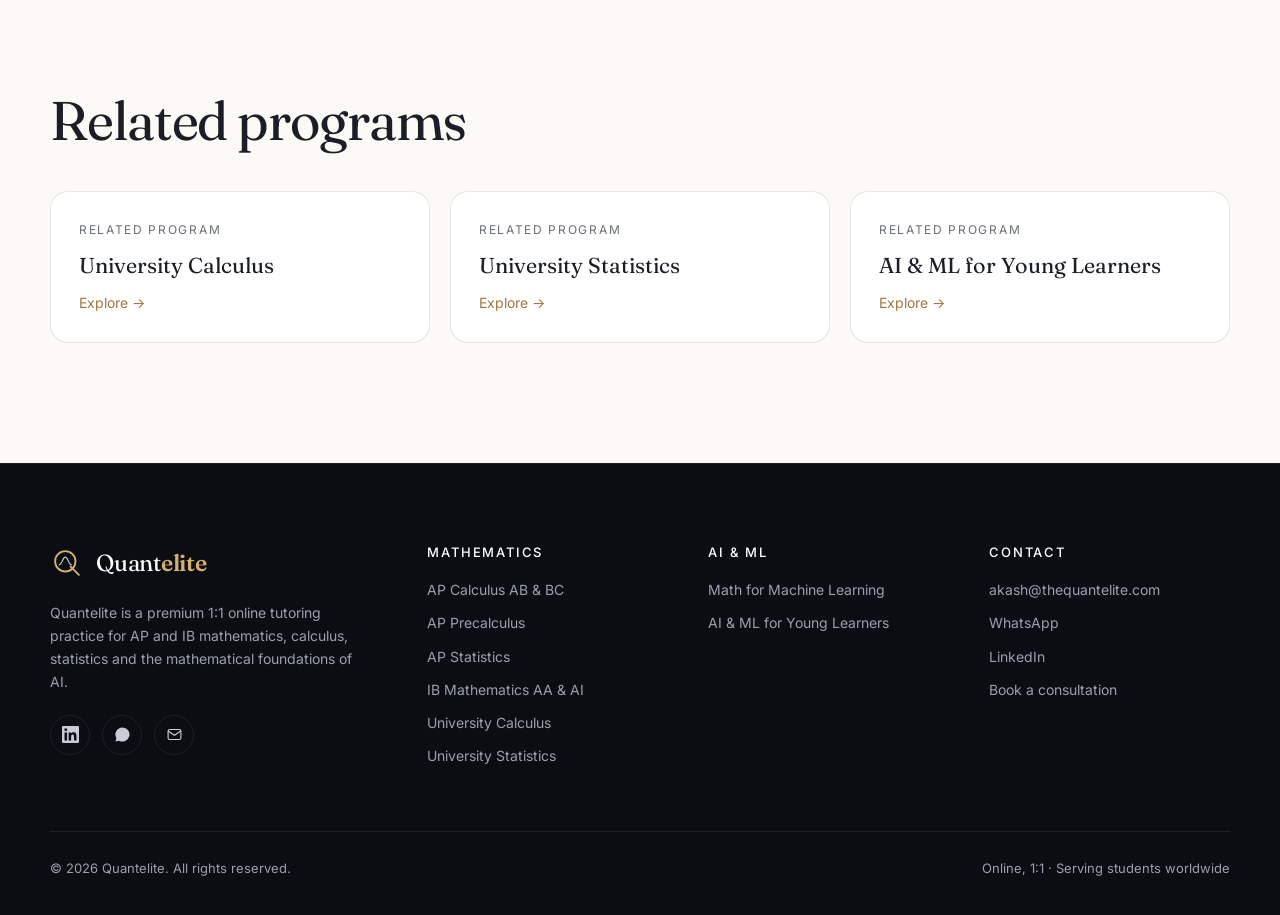
<file: math-for-machine-learning.html>
<!DOCTYPE html>
<html lang="en">
<head>
    <meta charset="UTF-8" />
    <meta name="viewport" content="width=device-width, initial-scale=1.0" />
    <title>Mathematics for Machine Learning | 1:1 Tutoring | Quantelite</title>
    <meta name="description" content="1:1 online tutoring in the mathematics behind AI and machine learning: linear algebra, calculus, gradient descent, probability and statistics.">
    <meta name="robots" content="index, follow">
    <meta name="theme-color" content="#0b0d12">
    <link rel="canonical" href="https://thequantelite.com/math-for-machine-learning">

    <meta property="og:type" content="website">
    <meta property="og:site_name" content="Quantelite">
    <meta property="og:locale" content="en_US">
    <meta property="og:title" content="Mathematics for Machine Learning | 1:1 Tutoring | Quantelite">
    <meta property="og:description" content="1:1 online tutoring in the mathematics behind AI and machine learning: linear algebra, calculus, gradient descent, probability and statistics.">
    <meta property="og:url" content="https://thequantelite.com/math-for-machine-learning">
    <meta property="og:image" content="https://thequantelite.com/og-image.jpg">
    <meta property="og:image:width" content="1200">
    <meta property="og:image:height" content="630">
    <meta property="og:image:alt" content="Quantelite: elite 1:1 tutoring for quantitative minds">
    <meta name="twitter:card" content="summary_large_image">
    <meta name="twitter:title" content="Mathematics for Machine Learning | 1:1 Tutoring | Quantelite">
    <meta name="twitter:description" content="1:1 online tutoring in the mathematics behind AI and machine learning: linear algebra, calculus, gradient descent, probability and statistics.">
    <meta name="twitter:image" content="https://thequantelite.com/og-image.jpg">

    <link rel="icon" href="/favicon.svg" type="image/svg+xml">
    <link rel="apple-touch-icon" href="/logo.png">

    <link rel="preconnect" href="https://fonts.googleapis.com">
    <link rel="preconnect" href="https://fonts.gstatic.com" crossorigin>
    <link href="https://fonts.googleapis.com/css2?family=Fraunces:opsz,wght@9..144,300;9..144,400;9..144,600&family=Inter:wght@300;400;500;600&display=swap" rel="stylesheet">
    <link rel="stylesheet" href="/styles.css">
    <script type="application/ld+json">
{
  "@context": "https://schema.org",
  "@graph": [
    {
      "@type": "Service",
      "@id": "https://thequantelite.com/math-for-machine-learning#service",
      "name": "Mathematics for Machine Learning Tutoring",
      "serviceType": "Mathematics for machine learning tutoring",
      "description": "1:1 online tutoring in the mathematics behind AI and machine learning: linear algebra, calculus, gradient descent, probability and statistics.",
      "url": "https://thequantelite.com/math-for-machine-learning",
      "provider": {
        "@id": "https://thequantelite.com/#org"
      },
      "areaServed": {
        "@type": "Place",
        "name": "Worldwide"
      },
      "availableChannel": {
        "@type": "ServiceChannel",
        "name": "Live 1:1 online sessions",
        "serviceUrl": "https://thequantelite.com/math-for-machine-learning"
      }
    },
    {
      "@type": "WebPage",
      "@id": "https://thequantelite.com/math-for-machine-learning#webpage",
      "url": "https://thequantelite.com/math-for-machine-learning",
      "name": "Mathematics for Machine Learning | 1:1 Tutoring | Quantelite",
      "description": "1:1 online tutoring in the mathematics behind AI and machine learning: linear algebra, calculus, gradient descent, probability and statistics.",
      "isPartOf": {
        "@id": "https://thequantelite.com/#website"
      },
      "about": {
        "@id": "https://thequantelite.com/math-for-machine-learning#service"
      },
      "primaryImageOfPage": "https://thequantelite.com/og-image.jpg",
      "inLanguage": "en",
      "dateModified": "2026-11-02"
    },
    {
      "@type": "BreadcrumbList",
      "itemListElement": [
        {
          "@type": "ListItem",
          "position": 1,
          "name": "Home",
          "item": "https://thequantelite.com/"
        },
        {
          "@type": "ListItem",
          "position": 2,
          "name": "Math for Machine Learning",
          "item": "https://thequantelite.com/math-for-machine-learning"
        }
      ]
    },
    {
      "@type": "FAQPage",
      "mainEntity": [
        {
          "@type": "Question",
          "name": "What mathematics do I need for machine learning?",
          "acceptedAnswer": {
            "@type": "Answer",
            "text": "The core areas are linear algebra (vectors, matrices, eigenvalues, SVD), multivariable calculus (gradients and the chain rule), optimization (gradient descent) and probability and statistics (distributions, likelihood, estimation)."
          }
        },
        {
          "@type": "Question",
          "name": "Do you tutor university linear algebra courses?",
          "acceptedAnswer": {
            "@type": "Answer",
            "text": "Yes. Quantelite tutors university linear algebra, customised to the student's own syllabus, including proof-based courses."
          }
        },
        {
          "@type": "Question",
          "name": "Is this a coding or AI engineering course?",
          "acceptedAnswer": {
            "@type": "Answer",
            "text": "No. This program focuses on mathematics. Short Python examples are used where they help illustrate an idea, but the goal is mathematical understanding."
          }
        },
        {
          "@type": "Question",
          "name": "Who teaches this program?",
          "acceptedAnswer": {
            "@type": "Answer",
            "text": "Akash Gupta, founder of Quantelite, who holds a B.Tech from IIT (BHU) and a Master's in Artificial Intelligence from IIT Kharagpur."
          }
        },
        {
          "@type": "Question",
          "name": "Are sessions available in my time zone?",
          "acceptedAnswer": {
            "@type": "Answer",
            "text": "Sessions are scheduled across North American, UK and European, Middle East and Asia-Pacific time zones. Every session is live, 1:1 and online."
          }
        }
      ]
    }
  ]
}
    </script>
</head>
<body>
<header class="nav" id="nav">
    <div class="wrap nav-inner">
        <a class="logo" href="/" aria-label="Quantelite home">
            <svg viewBox="0 0 40 40" fill="none" aria-hidden="true"><circle cx="18" cy="18" r="12" stroke="#d4b06a" stroke-width="2.2"/><path d="M24 24 L34 34" stroke="#d4b06a" stroke-width="2.2" stroke-linecap="round"/><path d="M11 22 C14 22 15 13 18 13 S22 22 25 22" stroke="#fff" stroke-width="1.4" stroke-linecap="round" opacity=".8"/></svg>
            <span>Quant<b>elite</b></span>
        </a>
        <button class="menu-btn" id="menuBtn" aria-label="Open menu" aria-expanded="false">
            <svg viewBox="0 0 24 24" fill="none" stroke="currentColor" stroke-width="1.6"><path d="M4 7h16M4 12h16M4 17h16"/></svg>
        </button>
        <nav aria-label="Primary">
            <ul class="nav-links" id="navLinks">
                <li><a href="/#programs">Programs</a></li>
                <li><a href="/#mentor">Mentor</a></li>
                <li><a href="/#method">Method</a></li>
                <li><a href="/#results">Results</a></li>
                <li><a href="/#faq">FAQ</a></li>
                <li><a class="btn btn-gold" href="/#contact">Book a Consultation</a></li>
            </ul>
        </nav>
    </div>
</header>

<main id="top">

<section class="page-hero">
    <div class="hero-grid"></div>
    <div class="wrap">
        <nav class="crumbs reveal" aria-label="Breadcrumb"><a href="/">Home</a><span aria-hidden="true">/</span><span aria-current="page">Math for Machine Learning</span></nav>
        <span class="eyebrow reveal">Linear algebra · Calculus · Probability</span>
        <h1 class="reveal d1">Build the Mathematical Foundations of AI and Machine Learning</h1>
        <p class="hero-sub reveal d2">Quantelite offers private, 1:1 online tutoring in the mathematics behind machine learning: linear algebra, multivariable calculus, optimization, probability and statistics. It is taught by a mentor with a Master&#x27;s in Artificial Intelligence from IIT Kharagpur. This is a mathematics program: the goal is to understand why models work, not just how to call a library.</p>
        <div class="hero-ctas reveal d3">
            <a href="/#contact" class="btn btn-gold">Book a Consultation <svg viewBox="0 0 16 16" fill="none" stroke="currentColor" stroke-width="1.6"><path d="M2 8h12M9 3l5 5-5 5"/></svg></a>
            <a href="#topics" class="btn btn-ghost">What we cover</a>
        </div>
        <div class="hero-meta reveal d3">
            <span>Live 1:1 online sessions</span>
            <span>IIT-trained mentor</span>
            <span>Flexible across time zones</span>
        </div>
    </div>
</section>

<section aria-labelledby="who-h">
    <div class="wrap">
        <span class="eyebrow reveal">Who it&rsquo;s for</span>
        <h2 class="section-title reveal d1" id="who-h">Designed for students who want to truly understand</h2>
        <div class="who-grid"><div class="who reveal"><h3>University students taking linear algebra</h3><p>Who want the subject to make sense geometrically, not just procedurally.</p></div><div class="who reveal d1"><h3>Students entering ML or data science courses</h3><p>Who need the prerequisites to be solid before term begins.</p></div><div class="who reveal d2"><h3>Engineers and analysts moving into AI</h3><p>Who use models every day and want to understand the mathematics underneath.</p></div><div class="who reveal d3"><h3>Advanced high-school students</h3><p>With strong calculus who want an early start on the mathematics of AI.</p></div></div>
    </div>
</section>

<section id="topics" class="programs" aria-labelledby="topics-h">
    <div class="wrap">
        <span class="eyebrow reveal">Curriculum</span>
        <h2 class="section-title reveal d1" id="topics-h">What we cover</h2>
        <p class="section-lead reveal d2">Coverage is tailored to your background, and to your course syllabus where you are taking one.</p>
        <div class="topic-grid"><div class="topic reveal"><span class="topic-num">01</span><h3>Vectors &amp; vector spaces</h3><p>Span, linear independence, basis and dimension: the language of data.</p></div><div class="topic reveal"><span class="topic-num">02</span><h3>Matrices as transformations</h3><p>Matrix multiplication, rank, inverses and determinants, understood geometrically.</p></div><div class="topic reveal"><span class="topic-num">03</span><h3>Eigenvalues &amp; decompositions</h3><p>Eigenvectors, diagonalization, SVD and their role in PCA and dimensionality reduction.</p></div><div class="topic reveal"><span class="topic-num">04</span><h3>Orthogonality &amp; least squares</h3><p>Projections, orthonormal bases and the geometry of linear regression.</p></div><div class="topic reveal"><span class="topic-num">05</span><h3>Multivariable calculus</h3><p>Partial derivatives, gradients, Jacobians and the chain rule behind backpropagation.</p></div><div class="topic reveal"><span class="topic-num">06</span><h3>Optimization &amp; gradient descent</h3><p>Convexity, loss functions, learning rates and why gradient descent converges.</p></div><div class="topic reveal"><span class="topic-num">07</span><h3>Probability for ML</h3><p>Random variables, distributions, Bayes&#x27; theorem, expectation and likelihood.</p></div><div class="topic reveal"><span class="topic-num">08</span><h3>Statistics for ML</h3><p>Estimation, maximum likelihood, bias and variance, and model evaluation.</p></div></div>
    </div>
</section>

<section class="dark" aria-labelledby="how-h">
    <div class="wrap">
        <span class="eyebrow reveal">How it works</span>
        <h2 class="section-title reveal d1" id="how-h">A personalised plan, <em class="gold">taught 1:1</em></h2>
        <p class="section-lead reveal d2">Every session is live and online, with a shared digital whiteboard, curated problem sets and regular progress updates. Sessions are scheduled across North American, UK and European, Middle East and Asia-Pacific time zones.</p>
        <div class="steps"><div class="step reveal"><h3>Map your goal</h3><p>A complimentary consultation sets the target: a university course, an ML program or a career move.</p></div><div class="step reveal d1"><h3>Geometry first</h3><p>Every idea is visualised before it is formalised.</p></div><div class="step reveal d2"><h3>Connect to models</h3><p>Each topic is tied to where it appears in real ML: regression, PCA, neural networks.</p></div><div class="step reveal d3"><h3>Practise</h3><p>Problem sets and, where useful, short Python notebooks to see the mathematics in action.</p></div></div>
    </div>
</section>

<section aria-labelledby="mentor-h">
    <div class="wrap mentor-strip">
        <picture class="mentor-photo reveal">
            <source srcset="/akash-gupta.webp" type="image/webp">
            <img src="/akash-gupta.jpg" alt="Akash Gupta, founder and lead mentor of Quantelite" width="640" height="877" loading="lazy" decoding="async">
        </picture>
        <div>
            <span class="eyebrow reveal">Your mentor</span>
            <h2 class="section-title reveal d1" id="mentor-h">Akash Gupta</h2>
            <p class="reveal">Akash founded Quantelite to teach quantitative subjects the way they deserve to be taught: for understanding, not memorisation. His training spans engineering at IIT (BHU) and artificial intelligence at IIT Kharagpur, and he has taught students across six-plus countries, one student at a time.</p>
            <div class="creds reveal d2"><div><small>Undergraduate</small><strong>B.Tech, IIT (BHU)</strong></div><div><small>Postgraduate</small><strong>Master&#x27;s in AI, IIT Kharagpur</strong></div><div><small>Students</small><strong>200+ across 6+ countries</strong></div><div><small>Teaching</small><strong>5+ years, 1:1 online</strong></div></div>
            <a class="li-link reveal" href="https://www.linkedin.com/in/akash-gupta-384ba789/" target="_blank" rel="noopener me"><svg viewBox="0 0 24 24" fill="currentColor" aria-hidden="true"><path d="M20.45 20.45h-3.55v-5.57c0-1.33-.03-3.04-1.85-3.04-1.85 0-2.14 1.45-2.14 2.94v5.67H9.35V9h3.41v1.56h.05c.48-.9 1.64-1.85 3.37-1.85 3.6 0 4.27 2.37 4.27 5.46v6.28ZM5.34 7.43a2.06 2.06 0 1 1 0-4.12 2.06 2.06 0 0 1 0 4.12ZM7.12 20.45H3.56V9h3.56v11.45ZM22.22 0H1.77C.79 0 0 .77 0 1.73v20.54C0 23.23.79 24 1.77 24h20.45c.98 0 1.78-.77 1.78-1.73V1.73C24 .77 23.2 0 22.22 0Z"/></svg> Connect on LinkedIn</a>
        </div>
    </div>
</section>

<section class="testimonials" aria-labelledby="q-h">
    <div class="wrap">
        <h2 class="visually-hidden" id="q-h">What families say</h2>
        <figure class="page-quote reveal">
            <div class="quote-mark">&ldquo;</div>
            <blockquote>One of the best tutors for math in the world, and I&#x27;ve spent hundreds of dollars across many tutors. Could not recommend Akash more. He is one of the most passionate and gifted teachers I&#x27;ve ever met, and he goes the extra mile to make sure you do well on exams.</blockquote>
            <figcaption><cite>Austin Ho<span>Student</span></cite></figcaption>
        </figure>
    </div>
</section>

<section class="faq" aria-labelledby="faq-h">
    <div class="wrap faq-grid">
        <div>
            <span class="eyebrow reveal">Questions</span>
            <h2 class="section-title reveal d1" id="faq-h">Math for Machine Learning tutoring: <em class="gold">common questions</em></h2>
        </div>
        <div class="reveal"><details open><summary>What mathematics do I need for machine learning?</summary><p>The core areas are linear algebra (vectors, matrices, eigenvalues, SVD), multivariable calculus (gradients and the chain rule), optimization (gradient descent) and probability and statistics (distributions, likelihood, estimation).</p></details><details><summary>Do you tutor university linear algebra courses?</summary><p>Yes. Quantelite tutors university linear algebra, customised to the student&#x27;s own syllabus, including proof-based courses.</p></details><details><summary>Is this a coding or AI engineering course?</summary><p>No. This program focuses on mathematics. Short Python examples are used where they help illustrate an idea, but the goal is mathematical understanding.</p></details><details><summary>Who teaches this program?</summary><p>Akash Gupta, founder of Quantelite, who holds a B.Tech from IIT (BHU) and a Master&#x27;s in Artificial Intelligence from IIT Kharagpur.</p></details><details><summary>Are sessions available in my time zone?</summary><p>Sessions are scheduled across North American, UK and European, Middle East and Asia-Pacific time zones. Every session is live, 1:1 and online.</p></details></div>
    </div>
</section>

<section class="dark cta-band" aria-labelledby="cta-h">
    <div class="wrap">
        <h2 class="section-title reveal" id="cta-h">Start with a <em class="gold">complimentary consultation.</em></h2>
        <p class="section-lead reveal d1">Tell us about the student, the course and the goal. We&rsquo;ll recommend a clear plan before the first session.</p>
        <div class="hero-ctas reveal d2">
            <a href="/#contact" class="btn btn-gold">Book a Consultation <svg viewBox="0 0 16 16" fill="none" stroke="currentColor" stroke-width="1.6"><path d="M2 8h12M9 3l5 5-5 5"/></svg></a>
            <a href="https://wa.me/917752958215" class="btn btn-ghost" target="_blank" rel="noopener">Message on WhatsApp</a>
        </div>
    </div>
</section>

<section class="related" aria-labelledby="rel-h">
    <div class="wrap">
        <h2 class="section-title reveal" id="rel-h">Related programs</h2>
        <div class="related-grid"><a class="related-card reveal" href="/calculus-tutoring"><span>Related program</span><strong>University Calculus</strong><em>Explore &rarr;</em></a><a class="related-card reveal" href="/statistics-tutoring"><span>Related program</span><strong>University Statistics</strong><em>Explore &rarr;</em></a><a class="related-card reveal" href="/ai-ml-for-kids"><span>Related program</span><strong>AI &amp; ML for Young Learners</strong><em>Explore &rarr;</em></a></div>
    </div>
</section>

</main>

<footer>
    <div class="wrap">
        <div class="foot-grid">
            <div>
                <a class="logo" href="/" aria-label="Quantelite home">
                    <svg viewBox="0 0 40 40" fill="none" aria-hidden="true"><circle cx="18" cy="18" r="12" stroke="#d4b06a" stroke-width="2.2"/><path d="M24 24 L34 34" stroke="#d4b06a" stroke-width="2.2" stroke-linecap="round"/><path d="M11 22 C14 22 15 13 18 13 S22 22 25 22" stroke="#fff" stroke-width="1.4" stroke-linecap="round" opacity=".8"/></svg>
                    <span>Quant<b>elite</b></span>
                </a>
                <p class="foot-tag">Quantelite is a premium 1:1 online tutoring practice for AP and IB mathematics, calculus, statistics and the mathematical foundations of AI.</p>
                <div class="foot-social">
                    <a href="https://www.linkedin.com/in/akash-gupta-384ba789/" target="_blank" rel="noopener" aria-label="Akash Gupta on LinkedIn"><svg viewBox="0 0 24 24" fill="currentColor" aria-hidden="true"><path d="M20.45 20.45h-3.55v-5.57c0-1.33-.03-3.04-1.85-3.04-1.85 0-2.14 1.45-2.14 2.94v5.67H9.35V9h3.41v1.56h.05c.48-.9 1.64-1.85 3.37-1.85 3.6 0 4.27 2.37 4.27 5.46v6.28ZM5.34 7.43a2.06 2.06 0 1 1 0-4.12 2.06 2.06 0 0 1 0 4.12ZM7.12 20.45H3.56V9h3.56v11.45ZM22.22 0H1.77C.79 0 0 .77 0 1.73v20.54C0 23.23.79 24 1.77 24h20.45c.98 0 1.78-.77 1.78-1.73V1.73C24 .77 23.2 0 22.22 0Z"/></svg></a>
                    <a href="https://wa.me/917752958215" target="_blank" rel="noopener" aria-label="WhatsApp"><svg viewBox="0 0 24 24" fill="currentColor" aria-hidden="true"><path d="M12 2a10 10 0 0 0-8.6 15.1L2 22l5-1.3A10 10 0 1 0 12 2Zm4.5 12.1c-.2-.1-1.5-.7-1.7-.8-.2-.1-.4-.1-.6.1l-.8 1c-.1.2-.3.2-.5.1a6.7 6.7 0 0 1-3.3-2.9c-.3-.4.3-.4.7-1.4.1-.2 0-.3 0-.4l-.8-1.8c-.2-.5-.4-.4-.6-.4h-.5a1 1 0 0 0-.7.3 3 3 0 0 0-.9 2.2 5.2 5.2 0 0 0 1.1 2.7 11.8 11.8 0 0 0 4.5 4c1.7.7 2.4.8 3.2.6.5-.1 1.5-.6 1.7-1.2.2-.6.2-1.1.2-1.2-.1-.1-.3-.2-.5-.3Z"/></svg></a>
                    <a href="mailto:akash@thequantelite.com" aria-label="Email"><svg viewBox="0 0 24 24" fill="none" stroke="currentColor" stroke-width="1.6" aria-hidden="true"><rect x="3" y="5" width="18" height="14" rx="2"/><path d="m3 7 9 6 9-6"/></svg></a>
                </div>
            </div>
            <div><h3>Mathematics</h3><ul><li><a href="/ap-calculus-tutoring">AP Calculus AB &amp; BC</a></li><li><a href="/ap-precalculus-tutoring">AP Precalculus</a></li><li><a href="/ap-statistics-tutoring">AP Statistics</a></li><li><a href="/ib-math-tutoring">IB Mathematics AA &amp; AI</a></li><li><a href="/calculus-tutoring">University Calculus</a></li><li><a href="/statistics-tutoring">University Statistics</a></li></ul></div>
            <div><h3>AI &amp; ML</h3><ul><li><a href="/math-for-machine-learning">Math for Machine Learning</a></li><li><a href="/ai-ml-for-kids">AI &amp; ML for Young Learners</a></li></ul></div>
            <div><h3>Contact</h3><ul><li><a href="mailto:akash@thequantelite.com">akash@thequantelite.com</a></li><li><a href="https://wa.me/917752958215" target="_blank" rel="noopener">WhatsApp</a></li><li><a href="https://www.linkedin.com/in/akash-gupta-384ba789/" target="_blank" rel="noopener">LinkedIn</a></li><li><a href="/#contact">Book a consultation</a></li></ul></div>
        </div>
        <div class="foot-bottom">
            <span>&copy; <span id="year">2026</span> Quantelite. All rights reserved.</span>
            <span>Online, 1:1 &middot; Serving students worldwide</span>
        </div>
    </div>
</footer>

<a class="wa-float" href="https://wa.me/917752958215" target="_blank" rel="noopener" aria-label="Chat on WhatsApp"><svg viewBox="0 0 24 24" fill="currentColor" aria-hidden="true"><path d="M12 2a10 10 0 0 0-8.6 15.1L2 22l5-1.3A10 10 0 1 0 12 2Zm4.5 12.1c-.2-.1-1.5-.7-1.7-.8-.2-.1-.4-.1-.6.1l-.8 1c-.1.2-.3.2-.5.1a6.7 6.7 0 0 1-3.3-2.9c-.3-.4.3-.4.7-1.4.1-.2 0-.3 0-.4l-.8-1.8c-.2-.5-.4-.4-.6-.4h-.5a1 1 0 0 0-.7.3 3 3 0 0 0-.9 2.2 5.2 5.2 0 0 0 1.1 2.7 11.8 11.8 0 0 0 4.5 4c1.7.7 2.4.8 3.2.6.5-.1 1.5-.6 1.7-1.2.2-.6.2-1.1.2-1.2-.1-.1-.3-.2-.5-.3Z"/></svg></a>

<script src="/main.js" defer></script>
</body>
</html>
</file>
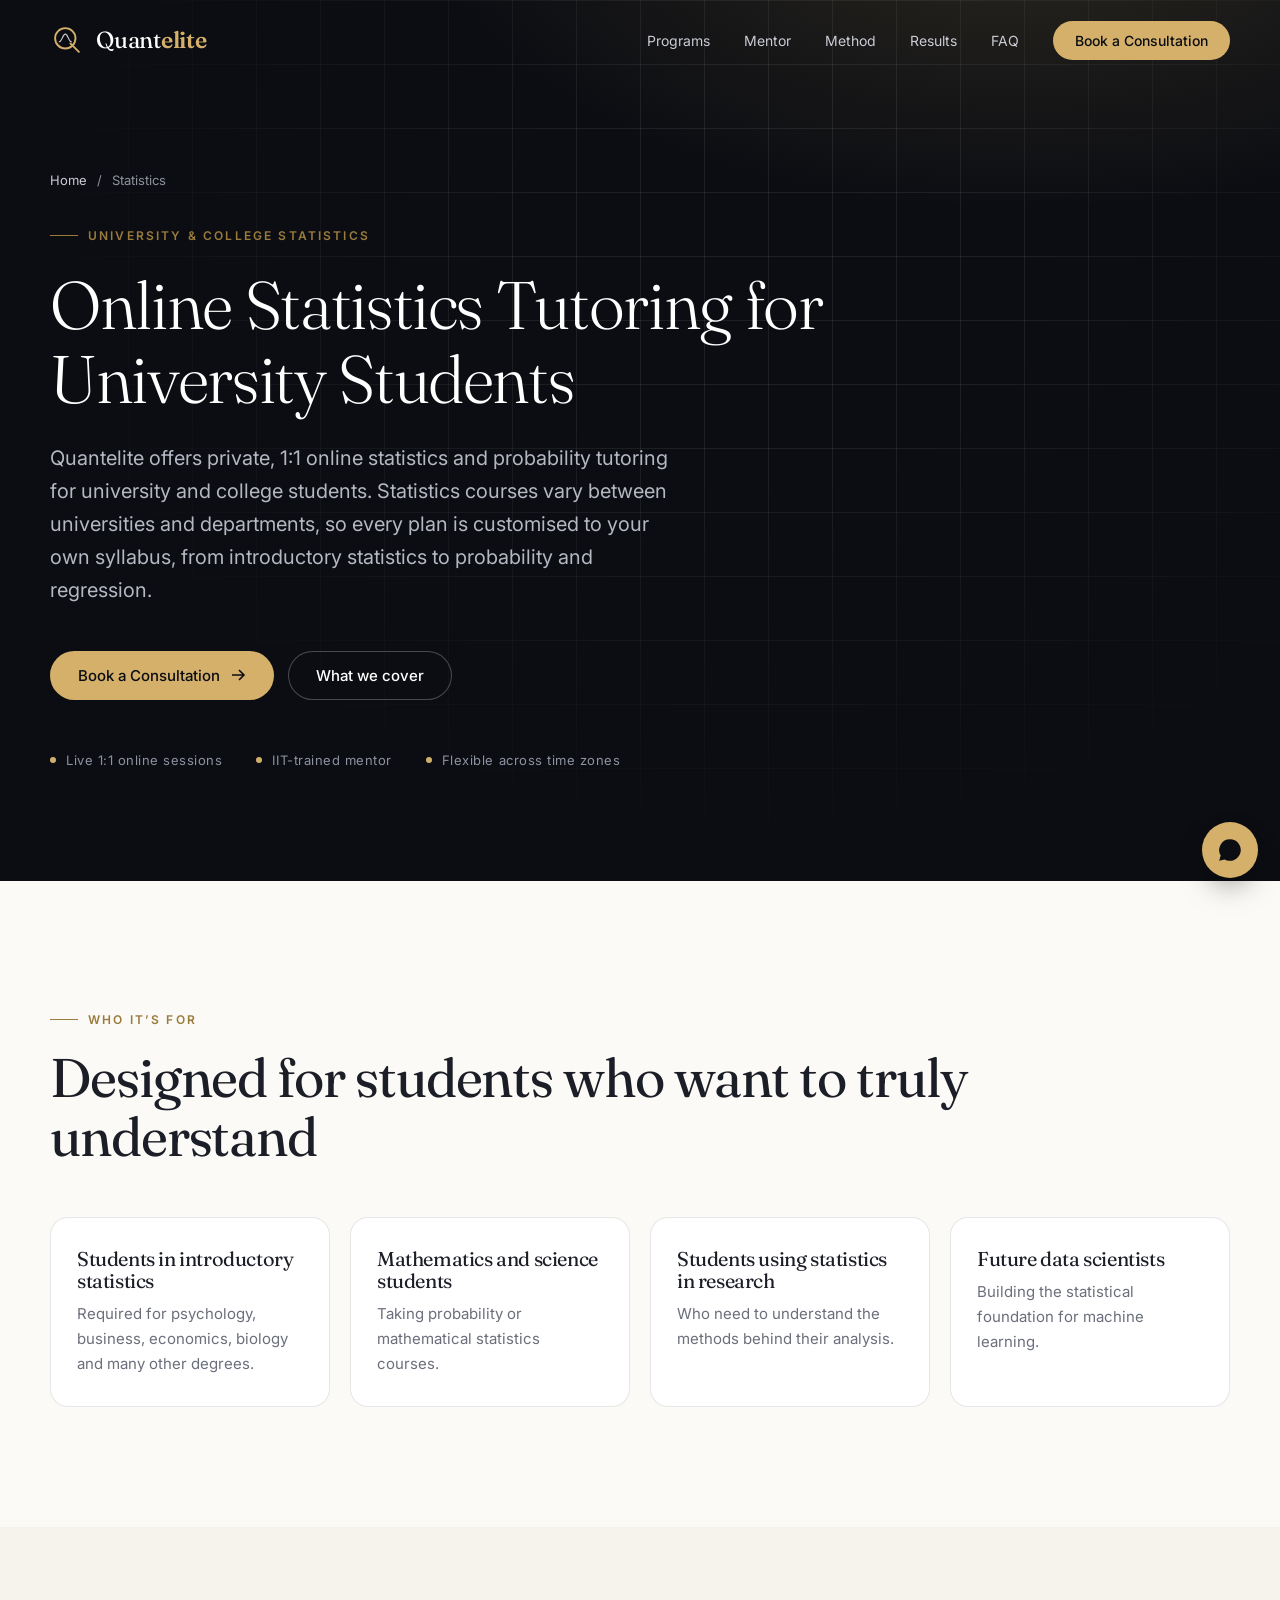
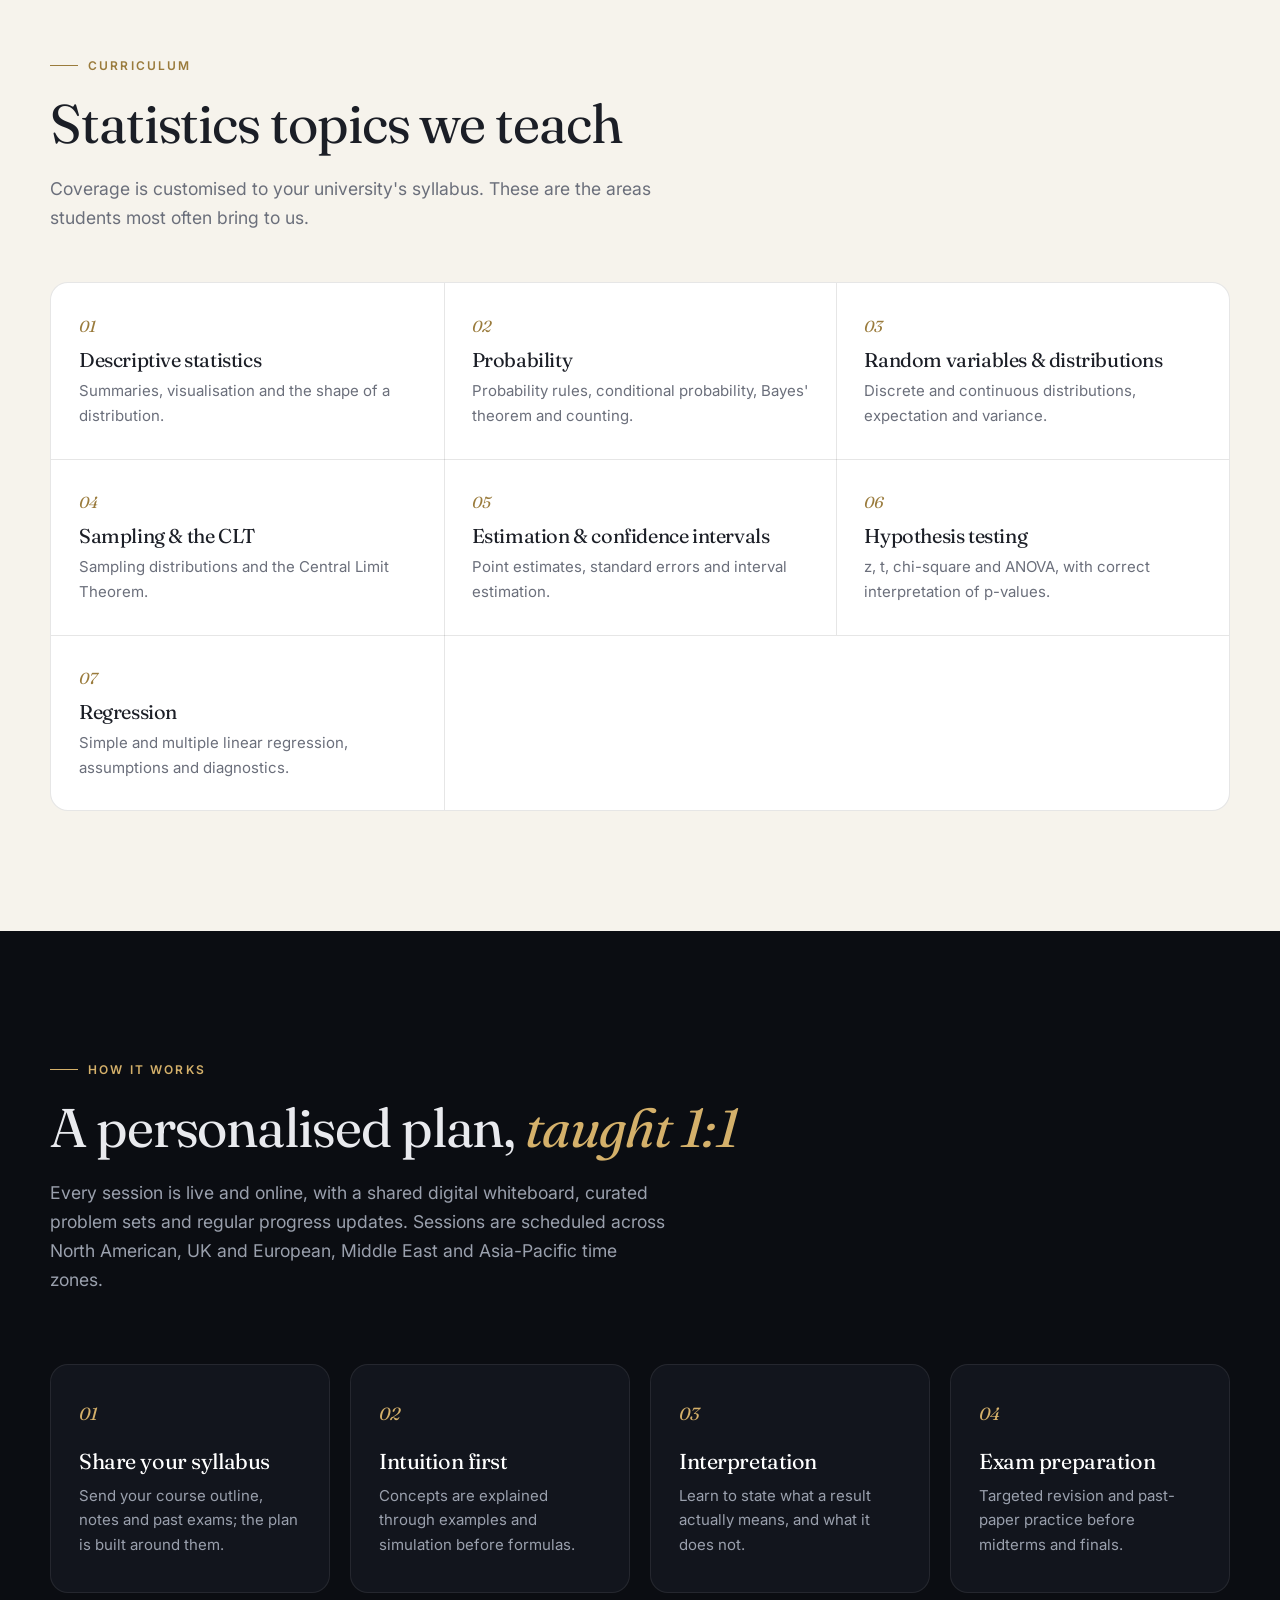
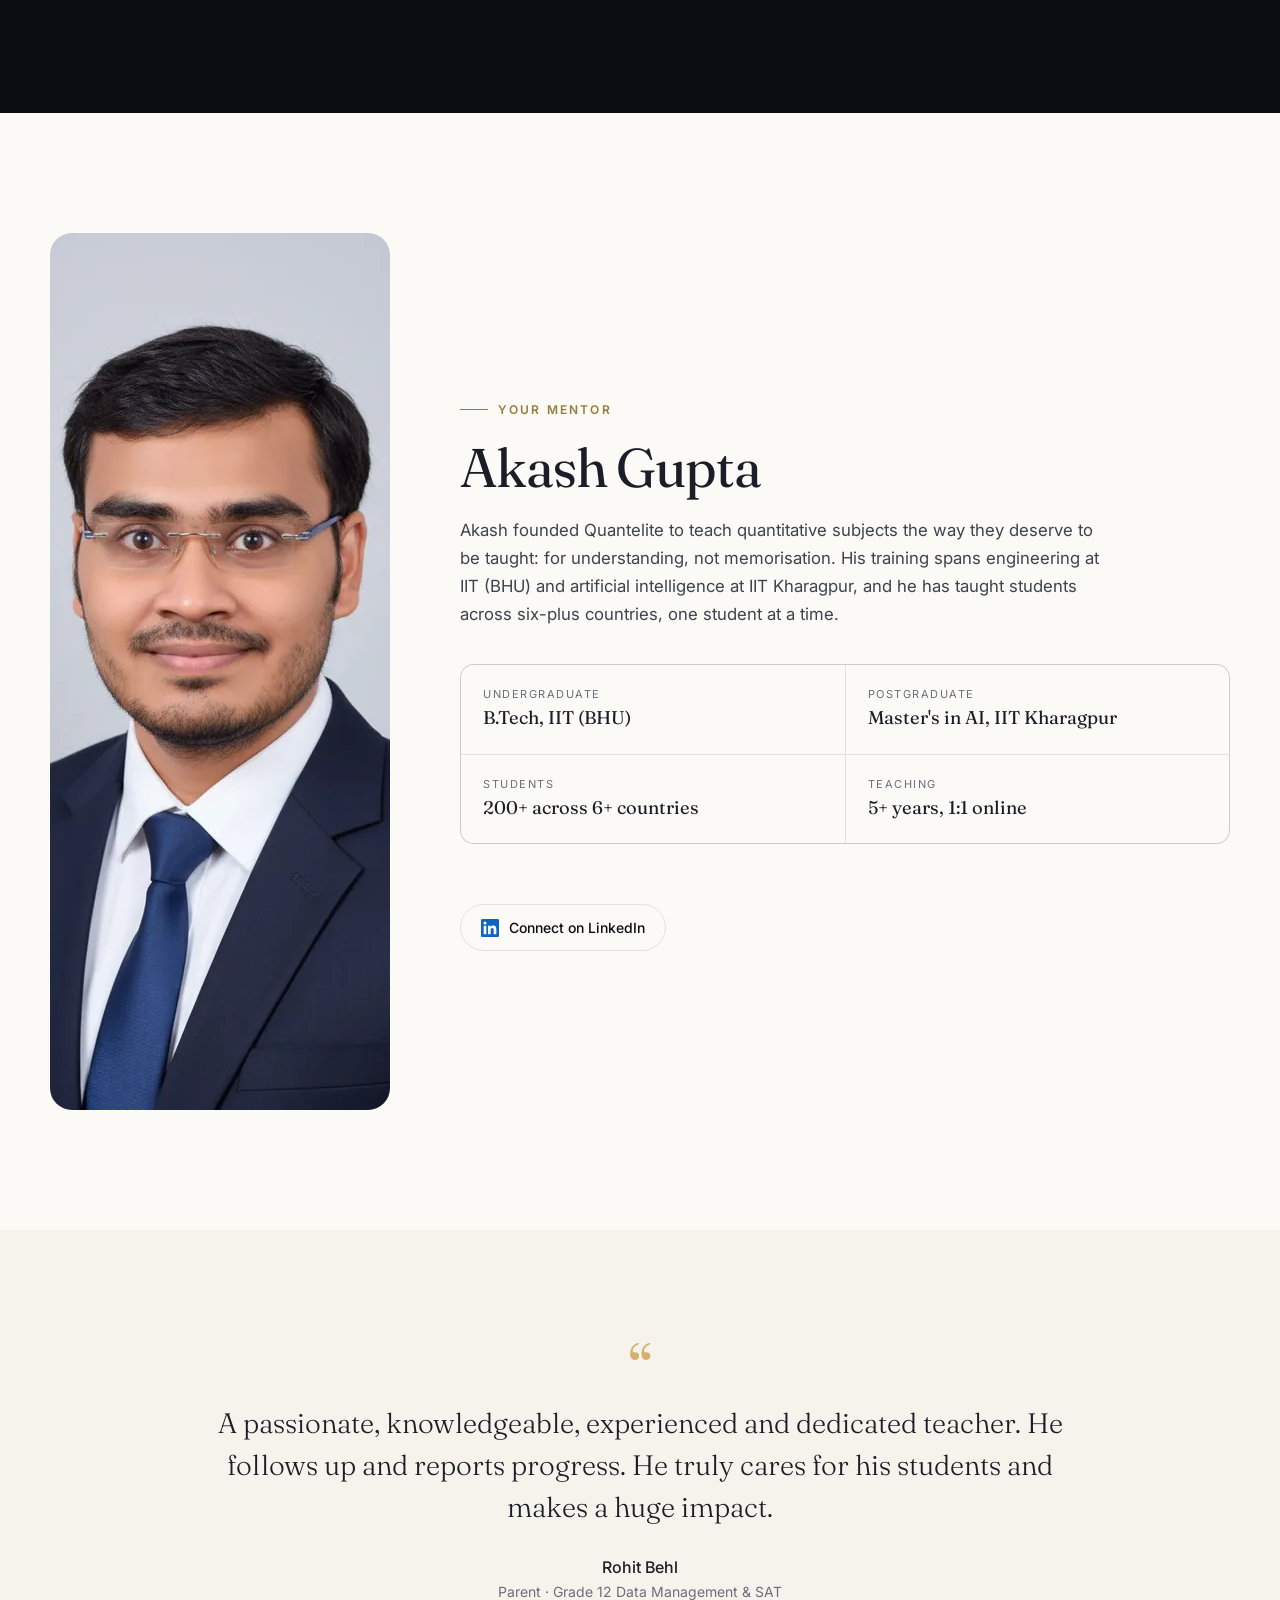
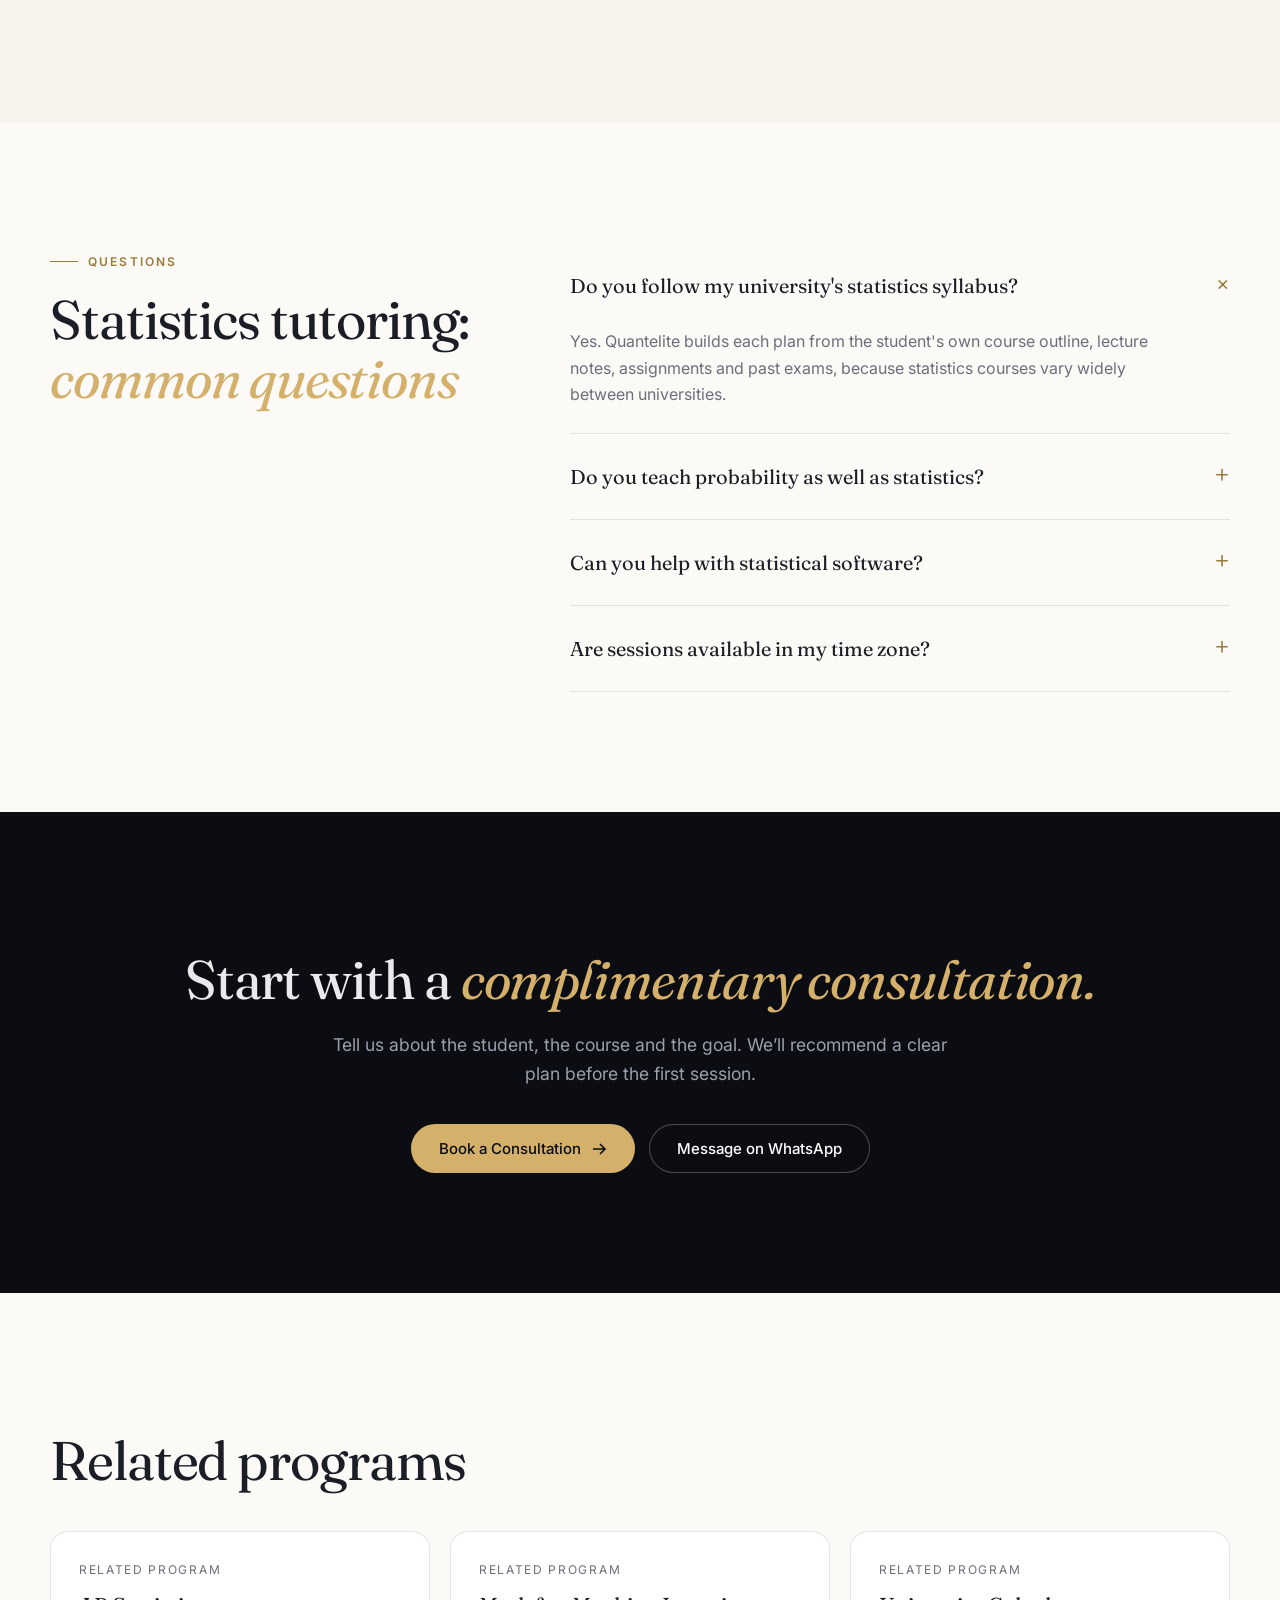
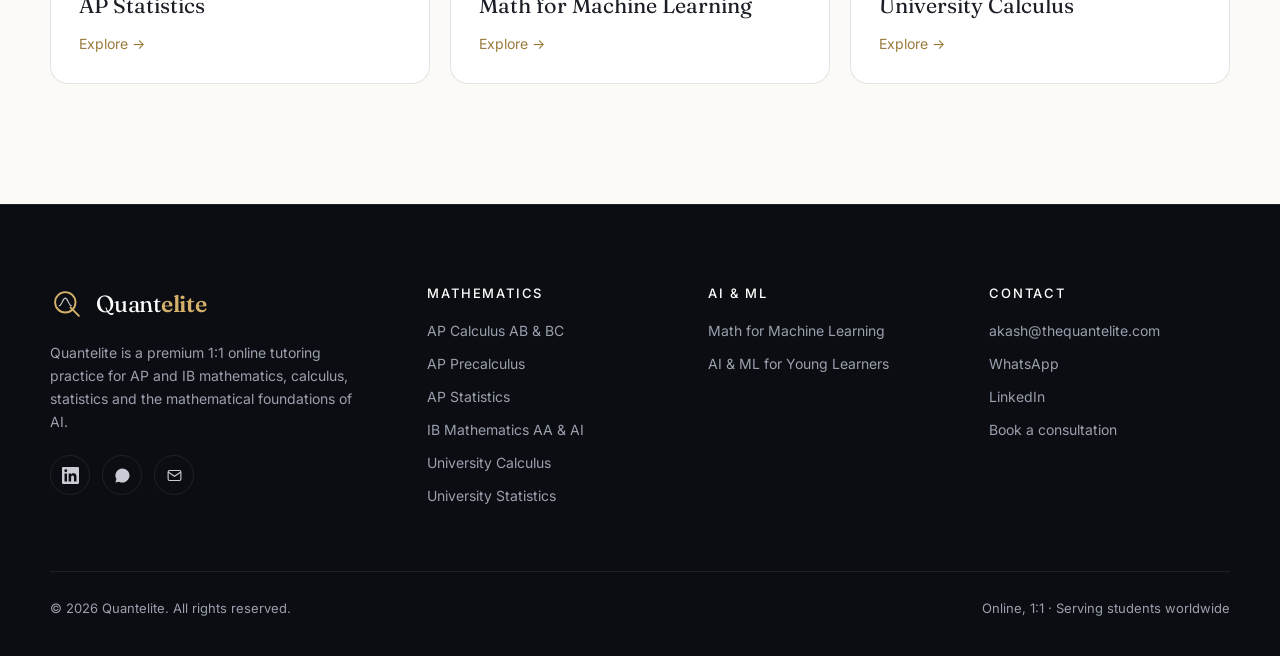
<file: statistics-tutoring.html>
<!DOCTYPE html>
<html lang="en">
<head>
    <meta charset="UTF-8" />
    <meta name="viewport" content="width=device-width, initial-scale=1.0" />
    <title>Online Statistics Tutor | University 1:1 Lessons | Quantelite</title>
    <meta name="description" content="Private 1:1 online statistics and probability tutoring for university and college students, tailored to your own course syllabus and exams.">
    <meta name="robots" content="index, follow">
    <meta name="theme-color" content="#0b0d12">
    <link rel="canonical" href="https://thequantelite.com/statistics-tutoring">

    <meta property="og:type" content="website">
    <meta property="og:site_name" content="Quantelite">
    <meta property="og:locale" content="en_US">
    <meta property="og:title" content="Online Statistics Tutor | University 1:1 Lessons | Quantelite">
    <meta property="og:description" content="Private 1:1 online statistics and probability tutoring for university and college students, tailored to your own course syllabus and exams.">
    <meta property="og:url" content="https://thequantelite.com/statistics-tutoring">
    <meta property="og:image" content="https://thequantelite.com/og-image.jpg">
    <meta property="og:image:width" content="1200">
    <meta property="og:image:height" content="630">
    <meta property="og:image:alt" content="Quantelite: elite 1:1 tutoring for quantitative minds">
    <meta name="twitter:card" content="summary_large_image">
    <meta name="twitter:title" content="Online Statistics Tutor | University 1:1 Lessons | Quantelite">
    <meta name="twitter:description" content="Private 1:1 online statistics and probability tutoring for university and college students, tailored to your own course syllabus and exams.">
    <meta name="twitter:image" content="https://thequantelite.com/og-image.jpg">

    <link rel="icon" href="/favicon.svg" type="image/svg+xml">
    <link rel="apple-touch-icon" href="/logo.png">

    <link rel="preconnect" href="https://fonts.googleapis.com">
    <link rel="preconnect" href="https://fonts.gstatic.com" crossorigin>
    <link href="https://fonts.googleapis.com/css2?family=Fraunces:opsz,wght@9..144,300;9..144,400;9..144,600&family=Inter:wght@300;400;500;600&display=swap" rel="stylesheet">
    <link rel="stylesheet" href="/styles.css">
    <script type="application/ld+json">
{
  "@context": "https://schema.org",
  "@graph": [
    {
      "@type": "Service",
      "@id": "https://thequantelite.com/statistics-tutoring#service",
      "name": "Statistics Tutoring",
      "serviceType": "University statistics tutoring",
      "description": "Private 1:1 online statistics and probability tutoring for university and college students, tailored to your own course syllabus and exams.",
      "url": "https://thequantelite.com/statistics-tutoring",
      "provider": {
        "@id": "https://thequantelite.com/#org"
      },
      "areaServed": {
        "@type": "Place",
        "name": "Worldwide"
      },
      "availableChannel": {
        "@type": "ServiceChannel",
        "name": "Live 1:1 online sessions",
        "serviceUrl": "https://thequantelite.com/statistics-tutoring"
      }
    },
    {
      "@type": "WebPage",
      "@id": "https://thequantelite.com/statistics-tutoring#webpage",
      "url": "https://thequantelite.com/statistics-tutoring",
      "name": "Online Statistics Tutor | University 1:1 Lessons | Quantelite",
      "description": "Private 1:1 online statistics and probability tutoring for university and college students, tailored to your own course syllabus and exams.",
      "isPartOf": {
        "@id": "https://thequantelite.com/#website"
      },
      "about": {
        "@id": "https://thequantelite.com/statistics-tutoring#service"
      },
      "primaryImageOfPage": "https://thequantelite.com/og-image.jpg",
      "inLanguage": "en",
      "dateModified": "2026-11-02"
    },
    {
      "@type": "BreadcrumbList",
      "itemListElement": [
        {
          "@type": "ListItem",
          "position": 1,
          "name": "Home",
          "item": "https://thequantelite.com/"
        },
        {
          "@type": "ListItem",
          "position": 2,
          "name": "Statistics",
          "item": "https://thequantelite.com/statistics-tutoring"
        }
      ]
    },
    {
      "@type": "FAQPage",
      "mainEntity": [
        {
          "@type": "Question",
          "name": "Do you follow my university's statistics syllabus?",
          "acceptedAnswer": {
            "@type": "Answer",
            "text": "Yes. Quantelite builds each plan from the student's own course outline, lecture notes, assignments and past exams, because statistics courses vary widely between universities."
          }
        },
        {
          "@type": "Question",
          "name": "Do you teach probability as well as statistics?",
          "acceptedAnswer": {
            "@type": "Answer",
            "text": "Yes. Probability, random variables and distributions are taught alongside estimation, hypothesis testing and regression."
          }
        },
        {
          "@type": "Question",
          "name": "Can you help with statistical software?",
          "acceptedAnswer": {
            "@type": "Answer",
            "text": "Sessions focus on the statistical reasoning. Where a course uses a tool such as Python, R or Excel, we can work through examples that use it."
          }
        },
        {
          "@type": "Question",
          "name": "Are sessions available in my time zone?",
          "acceptedAnswer": {
            "@type": "Answer",
            "text": "Sessions are scheduled across North American, UK and European, Middle East and Asia-Pacific time zones. Every session is live, 1:1 and online."
          }
        }
      ]
    }
  ]
}
    </script>
</head>
<body>
<header class="nav" id="nav">
    <div class="wrap nav-inner">
        <a class="logo" href="/" aria-label="Quantelite home">
            <svg viewBox="0 0 40 40" fill="none" aria-hidden="true"><circle cx="18" cy="18" r="12" stroke="#d4b06a" stroke-width="2.2"/><path d="M24 24 L34 34" stroke="#d4b06a" stroke-width="2.2" stroke-linecap="round"/><path d="M11 22 C14 22 15 13 18 13 S22 22 25 22" stroke="#fff" stroke-width="1.4" stroke-linecap="round" opacity=".8"/></svg>
            <span>Quant<b>elite</b></span>
        </a>
        <button class="menu-btn" id="menuBtn" aria-label="Open menu" aria-expanded="false">
            <svg viewBox="0 0 24 24" fill="none" stroke="currentColor" stroke-width="1.6"><path d="M4 7h16M4 12h16M4 17h16"/></svg>
        </button>
        <nav aria-label="Primary">
            <ul class="nav-links" id="navLinks">
                <li><a href="/#programs">Programs</a></li>
                <li><a href="/#mentor">Mentor</a></li>
                <li><a href="/#method">Method</a></li>
                <li><a href="/#results">Results</a></li>
                <li><a href="/#faq">FAQ</a></li>
                <li><a class="btn btn-gold" href="/#contact">Book a Consultation</a></li>
            </ul>
        </nav>
    </div>
</header>

<main id="top">

<section class="page-hero">
    <div class="hero-grid"></div>
    <div class="wrap">
        <nav class="crumbs reveal" aria-label="Breadcrumb"><a href="/">Home</a><span aria-hidden="true">/</span><span aria-current="page">Statistics</span></nav>
        <span class="eyebrow reveal">University &amp; college statistics</span>
        <h1 class="reveal d1">Online Statistics Tutoring for University Students</h1>
        <p class="hero-sub reveal d2">Quantelite offers private, 1:1 online statistics and probability tutoring for university and college students. Statistics courses vary between universities and departments, so every plan is customised to your own syllabus, from introductory statistics to probability and regression.</p>
        <div class="hero-ctas reveal d3">
            <a href="/#contact" class="btn btn-gold">Book a Consultation <svg viewBox="0 0 16 16" fill="none" stroke="currentColor" stroke-width="1.6"><path d="M2 8h12M9 3l5 5-5 5"/></svg></a>
            <a href="#topics" class="btn btn-ghost">What we cover</a>
        </div>
        <div class="hero-meta reveal d3">
            <span>Live 1:1 online sessions</span>
            <span>IIT-trained mentor</span>
            <span>Flexible across time zones</span>
        </div>
    </div>
</section>

<section aria-labelledby="who-h">
    <div class="wrap">
        <span class="eyebrow reveal">Who it&rsquo;s for</span>
        <h2 class="section-title reveal d1" id="who-h">Designed for students who want to truly understand</h2>
        <div class="who-grid"><div class="who reveal"><h3>Students in introductory statistics</h3><p>Required for psychology, business, economics, biology and many other degrees.</p></div><div class="who reveal d1"><h3>Mathematics and science students</h3><p>Taking probability or mathematical statistics courses.</p></div><div class="who reveal d2"><h3>Students using statistics in research</h3><p>Who need to understand the methods behind their analysis.</p></div><div class="who reveal d3"><h3>Future data scientists</h3><p>Building the statistical foundation for machine learning.</p></div></div>
    </div>
</section>

<section id="topics" class="programs" aria-labelledby="topics-h">
    <div class="wrap">
        <span class="eyebrow reveal">Curriculum</span>
        <h2 class="section-title reveal d1" id="topics-h">Statistics topics we teach</h2>
        <p class="section-lead reveal d2">Coverage is customised to your university&#x27;s syllabus. These are the areas students most often bring to us.</p>
        <div class="topic-grid"><div class="topic reveal"><span class="topic-num">01</span><h3>Descriptive statistics</h3><p>Summaries, visualisation and the shape of a distribution.</p></div><div class="topic reveal"><span class="topic-num">02</span><h3>Probability</h3><p>Probability rules, conditional probability, Bayes&#x27; theorem and counting.</p></div><div class="topic reveal"><span class="topic-num">03</span><h3>Random variables &amp; distributions</h3><p>Discrete and continuous distributions, expectation and variance.</p></div><div class="topic reveal"><span class="topic-num">04</span><h3>Sampling &amp; the CLT</h3><p>Sampling distributions and the Central Limit Theorem.</p></div><div class="topic reveal"><span class="topic-num">05</span><h3>Estimation &amp; confidence intervals</h3><p>Point estimates, standard errors and interval estimation.</p></div><div class="topic reveal"><span class="topic-num">06</span><h3>Hypothesis testing</h3><p>z, t, chi-square and ANOVA, with correct interpretation of p-values.</p></div><div class="topic reveal"><span class="topic-num">07</span><h3>Regression</h3><p>Simple and multiple linear regression, assumptions and diagnostics.</p></div></div>
    </div>
</section>

<section class="dark" aria-labelledby="how-h">
    <div class="wrap">
        <span class="eyebrow reveal">How it works</span>
        <h2 class="section-title reveal d1" id="how-h">A personalised plan, <em class="gold">taught 1:1</em></h2>
        <p class="section-lead reveal d2">Every session is live and online, with a shared digital whiteboard, curated problem sets and regular progress updates. Sessions are scheduled across North American, UK and European, Middle East and Asia-Pacific time zones.</p>
        <div class="steps"><div class="step reveal"><h3>Share your syllabus</h3><p>Send your course outline, notes and past exams; the plan is built around them.</p></div><div class="step reveal d1"><h3>Intuition first</h3><p>Concepts are explained through examples and simulation before formulas.</p></div><div class="step reveal d2"><h3>Interpretation</h3><p>Learn to state what a result actually means, and what it does not.</p></div><div class="step reveal d3"><h3>Exam preparation</h3><p>Targeted revision and past-paper practice before midterms and finals.</p></div></div>
    </div>
</section>

<section aria-labelledby="mentor-h">
    <div class="wrap mentor-strip">
        <picture class="mentor-photo reveal">
            <source srcset="/akash-gupta.webp" type="image/webp">
            <img src="/akash-gupta.jpg" alt="Akash Gupta, founder and lead mentor of Quantelite" width="640" height="877" loading="lazy" decoding="async">
        </picture>
        <div>
            <span class="eyebrow reveal">Your mentor</span>
            <h2 class="section-title reveal d1" id="mentor-h">Akash Gupta</h2>
            <p class="reveal">Akash founded Quantelite to teach quantitative subjects the way they deserve to be taught: for understanding, not memorisation. His training spans engineering at IIT (BHU) and artificial intelligence at IIT Kharagpur, and he has taught students across six-plus countries, one student at a time.</p>
            <div class="creds reveal d2"><div><small>Undergraduate</small><strong>B.Tech, IIT (BHU)</strong></div><div><small>Postgraduate</small><strong>Master&#x27;s in AI, IIT Kharagpur</strong></div><div><small>Students</small><strong>200+ across 6+ countries</strong></div><div><small>Teaching</small><strong>5+ years, 1:1 online</strong></div></div>
            <a class="li-link reveal" href="https://www.linkedin.com/in/akash-gupta-384ba789/" target="_blank" rel="noopener me"><svg viewBox="0 0 24 24" fill="currentColor" aria-hidden="true"><path d="M20.45 20.45h-3.55v-5.57c0-1.33-.03-3.04-1.85-3.04-1.85 0-2.14 1.45-2.14 2.94v5.67H9.35V9h3.41v1.56h.05c.48-.9 1.64-1.85 3.37-1.85 3.6 0 4.27 2.37 4.27 5.46v6.28ZM5.34 7.43a2.06 2.06 0 1 1 0-4.12 2.06 2.06 0 0 1 0 4.12ZM7.12 20.45H3.56V9h3.56v11.45ZM22.22 0H1.77C.79 0 0 .77 0 1.73v20.54C0 23.23.79 24 1.77 24h20.45c.98 0 1.78-.77 1.78-1.73V1.73C24 .77 23.2 0 22.22 0Z"/></svg> Connect on LinkedIn</a>
        </div>
    </div>
</section>

<section class="testimonials" aria-labelledby="q-h">
    <div class="wrap">
        <h2 class="visually-hidden" id="q-h">What families say</h2>
        <figure class="page-quote reveal">
            <div class="quote-mark">&ldquo;</div>
            <blockquote>A passionate, knowledgeable, experienced and dedicated teacher. He follows up and reports progress. He truly cares for his students and makes a huge impact.</blockquote>
            <figcaption><cite>Rohit Behl<span>Parent · Grade 12 Data Management &amp; SAT</span></cite></figcaption>
        </figure>
    </div>
</section>

<section class="faq" aria-labelledby="faq-h">
    <div class="wrap faq-grid">
        <div>
            <span class="eyebrow reveal">Questions</span>
            <h2 class="section-title reveal d1" id="faq-h">Statistics tutoring: <em class="gold">common questions</em></h2>
        </div>
        <div class="reveal"><details open><summary>Do you follow my university&#x27;s statistics syllabus?</summary><p>Yes. Quantelite builds each plan from the student&#x27;s own course outline, lecture notes, assignments and past exams, because statistics courses vary widely between universities.</p></details><details><summary>Do you teach probability as well as statistics?</summary><p>Yes. Probability, random variables and distributions are taught alongside estimation, hypothesis testing and regression.</p></details><details><summary>Can you help with statistical software?</summary><p>Sessions focus on the statistical reasoning. Where a course uses a tool such as Python, R or Excel, we can work through examples that use it.</p></details><details><summary>Are sessions available in my time zone?</summary><p>Sessions are scheduled across North American, UK and European, Middle East and Asia-Pacific time zones. Every session is live, 1:1 and online.</p></details></div>
    </div>
</section>

<section class="dark cta-band" aria-labelledby="cta-h">
    <div class="wrap">
        <h2 class="section-title reveal" id="cta-h">Start with a <em class="gold">complimentary consultation.</em></h2>
        <p class="section-lead reveal d1">Tell us about the student, the course and the goal. We&rsquo;ll recommend a clear plan before the first session.</p>
        <div class="hero-ctas reveal d2">
            <a href="/#contact" class="btn btn-gold">Book a Consultation <svg viewBox="0 0 16 16" fill="none" stroke="currentColor" stroke-width="1.6"><path d="M2 8h12M9 3l5 5-5 5"/></svg></a>
            <a href="https://wa.me/917752958215" class="btn btn-ghost" target="_blank" rel="noopener">Message on WhatsApp</a>
        </div>
    </div>
</section>

<section class="related" aria-labelledby="rel-h">
    <div class="wrap">
        <h2 class="section-title reveal" id="rel-h">Related programs</h2>
        <div class="related-grid"><a class="related-card reveal" href="/ap-statistics-tutoring"><span>Related program</span><strong>AP Statistics</strong><em>Explore &rarr;</em></a><a class="related-card reveal" href="/math-for-machine-learning"><span>Related program</span><strong>Math for Machine Learning</strong><em>Explore &rarr;</em></a><a class="related-card reveal" href="/calculus-tutoring"><span>Related program</span><strong>University Calculus</strong><em>Explore &rarr;</em></a></div>
    </div>
</section>

</main>

<footer>
    <div class="wrap">
        <div class="foot-grid">
            <div>
                <a class="logo" href="/" aria-label="Quantelite home">
                    <svg viewBox="0 0 40 40" fill="none" aria-hidden="true"><circle cx="18" cy="18" r="12" stroke="#d4b06a" stroke-width="2.2"/><path d="M24 24 L34 34" stroke="#d4b06a" stroke-width="2.2" stroke-linecap="round"/><path d="M11 22 C14 22 15 13 18 13 S22 22 25 22" stroke="#fff" stroke-width="1.4" stroke-linecap="round" opacity=".8"/></svg>
                    <span>Quant<b>elite</b></span>
                </a>
                <p class="foot-tag">Quantelite is a premium 1:1 online tutoring practice for AP and IB mathematics, calculus, statistics and the mathematical foundations of AI.</p>
                <div class="foot-social">
                    <a href="https://www.linkedin.com/in/akash-gupta-384ba789/" target="_blank" rel="noopener" aria-label="Akash Gupta on LinkedIn"><svg viewBox="0 0 24 24" fill="currentColor" aria-hidden="true"><path d="M20.45 20.45h-3.55v-5.57c0-1.33-.03-3.04-1.85-3.04-1.85 0-2.14 1.45-2.14 2.94v5.67H9.35V9h3.41v1.56h.05c.48-.9 1.64-1.85 3.37-1.85 3.6 0 4.27 2.37 4.27 5.46v6.28ZM5.34 7.43a2.06 2.06 0 1 1 0-4.12 2.06 2.06 0 0 1 0 4.12ZM7.12 20.45H3.56V9h3.56v11.45ZM22.22 0H1.77C.79 0 0 .77 0 1.73v20.54C0 23.23.79 24 1.77 24h20.45c.98 0 1.78-.77 1.78-1.73V1.73C24 .77 23.2 0 22.22 0Z"/></svg></a>
                    <a href="https://wa.me/917752958215" target="_blank" rel="noopener" aria-label="WhatsApp"><svg viewBox="0 0 24 24" fill="currentColor" aria-hidden="true"><path d="M12 2a10 10 0 0 0-8.6 15.1L2 22l5-1.3A10 10 0 1 0 12 2Zm4.5 12.1c-.2-.1-1.5-.7-1.7-.8-.2-.1-.4-.1-.6.1l-.8 1c-.1.2-.3.2-.5.1a6.7 6.7 0 0 1-3.3-2.9c-.3-.4.3-.4.7-1.4.1-.2 0-.3 0-.4l-.8-1.8c-.2-.5-.4-.4-.6-.4h-.5a1 1 0 0 0-.7.3 3 3 0 0 0-.9 2.2 5.2 5.2 0 0 0 1.1 2.7 11.8 11.8 0 0 0 4.5 4c1.7.7 2.4.8 3.2.6.5-.1 1.5-.6 1.7-1.2.2-.6.2-1.1.2-1.2-.1-.1-.3-.2-.5-.3Z"/></svg></a>
                    <a href="mailto:akash@thequantelite.com" aria-label="Email"><svg viewBox="0 0 24 24" fill="none" stroke="currentColor" stroke-width="1.6" aria-hidden="true"><rect x="3" y="5" width="18" height="14" rx="2"/><path d="m3 7 9 6 9-6"/></svg></a>
                </div>
            </div>
            <div><h3>Mathematics</h3><ul><li><a href="/ap-calculus-tutoring">AP Calculus AB &amp; BC</a></li><li><a href="/ap-precalculus-tutoring">AP Precalculus</a></li><li><a href="/ap-statistics-tutoring">AP Statistics</a></li><li><a href="/ib-math-tutoring">IB Mathematics AA &amp; AI</a></li><li><a href="/calculus-tutoring">University Calculus</a></li><li><a href="/statistics-tutoring">University Statistics</a></li></ul></div>
            <div><h3>AI &amp; ML</h3><ul><li><a href="/math-for-machine-learning">Math for Machine Learning</a></li><li><a href="/ai-ml-for-kids">AI &amp; ML for Young Learners</a></li></ul></div>
            <div><h3>Contact</h3><ul><li><a href="mailto:akash@thequantelite.com">akash@thequantelite.com</a></li><li><a href="https://wa.me/917752958215" target="_blank" rel="noopener">WhatsApp</a></li><li><a href="https://www.linkedin.com/in/akash-gupta-384ba789/" target="_blank" rel="noopener">LinkedIn</a></li><li><a href="/#contact">Book a consultation</a></li></ul></div>
        </div>
        <div class="foot-bottom">
            <span>&copy; <span id="year">2026</span> Quantelite. All rights reserved.</span>
            <span>Online, 1:1 &middot; Serving students worldwide</span>
        </div>
    </div>
</footer>

<a class="wa-float" href="https://wa.me/917752958215" target="_blank" rel="noopener" aria-label="Chat on WhatsApp"><svg viewBox="0 0 24 24" fill="currentColor" aria-hidden="true"><path d="M12 2a10 10 0 0 0-8.6 15.1L2 22l5-1.3A10 10 0 1 0 12 2Zm4.5 12.1c-.2-.1-1.5-.7-1.7-.8-.2-.1-.4-.1-.6.1l-.8 1c-.1.2-.3.2-.5.1a6.7 6.7 0 0 1-3.3-2.9c-.3-.4.3-.4.7-1.4.1-.2 0-.3 0-.4l-.8-1.8c-.2-.5-.4-.4-.6-.4h-.5a1 1 0 0 0-.7.3 3 3 0 0 0-.9 2.2 5.2 5.2 0 0 0 1.1 2.7 11.8 11.8 0 0 0 4.5 4c1.7.7 2.4.8 3.2.6.5-.1 1.5-.6 1.7-1.2.2-.6.2-1.1.2-1.2-.1-.1-.3-.2-.5-.3Z"/></svg></a>

<script src="/main.js" defer></script>
</body>
</html>
</file>
<file: styles.css>
:root {
    --ink: #0b0d12;
    --ink-2: #12151d;
    --ink-3: #1a1e29;
    --ivory: #f6f3ec;
    --paper: #fbfaf6;
    --gold: #d4b06a;
    --gold-soft: #e8d3a3;
    --text: #1b1e26;
    --muted: #6b6f7b;
    --muted-dark: #9aa0ad;
    --line: rgba(11, 13, 18, 0.1);
    --line-dark: rgba(255, 255, 255, 0.08);
    --serif: 'Fraunces', Georgia, serif;
    --sans: 'Inter', system-ui, -apple-system, sans-serif;
    --ease: cubic-bezier(.2, .7, .2, 1);
    --radius: 18px;
}

*, *::before, *::after { box-sizing: border-box; }
html { scroll-behavior: smooth; scroll-padding-top: 88px; }
body {
    margin: 0;
    font-family: var(--sans);
    color: var(--text);
    background: var(--paper);
    line-height: 1.65;
    -webkit-font-smoothing: antialiased;
}
img { max-width: 100%; display: block; }
a { color: inherit; }
h1, h2, h3 { font-family: var(--serif); font-weight: 400; letter-spacing: -0.02em; line-height: 1.1; margin: 0; }
p { margin: 0; }

.wrap { width: min(1180px, 100% - 40px); margin-inline: auto; }
section { padding: 120px 0; }
.eyebrow {
    display: inline-flex; align-items: center; gap: 10px;
    font-size: 12px; font-weight: 600; letter-spacing: .18em; text-transform: uppercase;
    color: #9a7b3c;
}
.eyebrow::before { content: ""; width: 28px; height: 1px; background: currentColor; }
.dark .eyebrow { color: var(--gold); }
.section-title { font-size: clamp(2.2rem, 4.5vw, 3.4rem); margin: 18px 0 20px; }
.section-lead { font-size: 1.1rem; color: var(--muted); max-width: 620px; }
.dark { background: var(--ink); color: #e9eaee; }
.dark .section-lead { color: var(--muted-dark); }
em.gold { font-style: italic; color: var(--gold); }

/* Buttons */
.btn {
    display: inline-flex; align-items: center; gap: 10px;
    padding: 15px 28px; border-radius: 999px;
    font: 500 15px var(--sans); text-decoration: none; cursor: pointer; border: 0;
    transition: transform .3s var(--ease), background .3s, color .3s, box-shadow .3s;
}
.btn svg { width: 16px; height: 16px; transition: transform .3s var(--ease); }
.btn:hover svg { transform: translateX(4px); }
.btn-gold { background: var(--gold); color: var(--ink); }
.btn-gold:hover { background: var(--gold-soft); transform: translateY(-2px); box-shadow: 0 12px 30px -10px rgba(212,176,106,.6); }
.btn-ghost { color: #fff; box-shadow: inset 0 0 0 1px rgba(255,255,255,.25); }
.btn-ghost:hover { box-shadow: inset 0 0 0 1px var(--gold); color: var(--gold); }
.btn-ink { background: var(--ink); color: #fff; }
.btn-ink:hover { background: #262b38; transform: translateY(-2px); }

/* Nav */
.nav {
    position: fixed; inset: 0 0 auto; z-index: 50;
    transition: background .4s, backdrop-filter .4s, border-color .4s;
    border-bottom: 1px solid transparent;
}
.nav.scrolled { background: rgba(11,13,18,.82); backdrop-filter: blur(14px); border-color: var(--line-dark); }
.nav-inner { display: flex; align-items: center; justify-content: space-between; height: 80px; }
.logo { display: flex; align-items: center; gap: 12px; text-decoration: none; color: #fff; }
.logo svg { width: 34px; height: 34px; }
.logo span { font-family: var(--serif); font-size: 1.45rem; letter-spacing: -0.01em; }
.logo b { font-weight: 600; color: var(--gold); }
.nav-links { display: flex; align-items: center; gap: 34px; list-style: none; margin: 0; padding: 0; }
.nav-links a:not(.btn) { color: #c9ccd4; text-decoration: none; font-size: 14px; position: relative; }
.nav-links a:not(.btn)::after {
    content: ""; position: absolute; left: 0; bottom: -6px; width: 100%; height: 1px;
    background: var(--gold); transform: scaleX(0); transform-origin: left; transition: transform .35s var(--ease);
}
.nav-links a:not(.btn):hover { color: #fff; }
.nav-links a:not(.btn):hover::after { transform: scaleX(1); }
.nav-links .btn { padding: 11px 22px; font-size: 14px; }
.menu-btn { display: none; background: none; border: 0; color: #fff; cursor: pointer; padding: 8px; }
.menu-btn svg { width: 26px; height: 26px; }

/* Hero */
.hero {
    position: relative; overflow: hidden;
    background: radial-gradient(1200px 600px at 75% -10%, rgba(212,176,106,.16), transparent 60%), var(--ink);
    color: #fff; padding: 190px 0 120px; min-height: 100vh; display: flex; align-items: center;
}
.hero-grid {
    position: absolute; inset: 0; pointer-events: none;
    background-image: linear-gradient(var(--line-dark) 1px, transparent 1px), linear-gradient(90deg, var(--line-dark) 1px, transparent 1px);
    background-size: 64px 64px;
    mask-image: radial-gradient(ellipse at 60% 30%, #000 20%, transparent 70%);
}
.hero-curve { position: absolute; right: -60px; top: 120px; width: 640px; opacity: .55; pointer-events: none; }
.hero-curve path { stroke-dasharray: 1400; stroke-dashoffset: 1400; animation: draw 3.2s .4s var(--ease) forwards; }
@keyframes draw { to { stroke-dashoffset: 0; } }
.hero .wrap { position: relative; }
.hero h1 { font-size: clamp(2.8rem, 7vw, 5.6rem); font-weight: 300; max-width: 940px; margin: 26px 0 28px; }
.hero h1 em { font-style: italic; color: var(--gold); font-weight: 400; }
.hero-sub { font-size: clamp(1.05rem, 1.6vw, 1.25rem); color: #b4b8c3; max-width: 640px; }
.hero-ctas { display: flex; flex-wrap: wrap; gap: 14px; margin-top: 44px; }
.hero-meta { display: flex; flex-wrap: wrap; gap: 14px 34px; margin-top: 70px; color: #8d92a0; font-size: 13px; letter-spacing: .04em; }
.hero-meta span { display: flex; align-items: center; gap: 10px; }
.hero-meta span::before { content: ""; width: 6px; height: 6px; border-radius: 50%; background: var(--gold); }

/* Stats */
.stats { background: var(--ink-2); color: #fff; padding: 0; border-top: 1px solid var(--line-dark); }
.stats-row { display: grid; grid-template-columns: repeat(4, 1fr); }
.stat { padding: 54px 30px; border-right: 1px solid var(--line-dark); }
.stat:last-child { border-right: 0; }
.stat-num { font-family: var(--serif); font-size: clamp(2.6rem, 4vw, 3.6rem); font-weight: 300; color: var(--gold); line-height: 1; }
.stat p { color: var(--muted-dark); font-size: 14px; margin-top: 12px; }

/* Philosophy */
.philosophy-grid { display: grid; grid-template-columns: 1.1fr 1fr; gap: 80px; align-items: end; }
.pillars { display: grid; grid-template-columns: repeat(3, 1fr); gap: 0; margin-top: 80px; border-top: 1px solid var(--line); }
.pillar { padding: 40px 36px 10px 0; }
.pillar + .pillar { padding-left: 36px; border-left: 1px solid var(--line); }
.pillar-num { font-family: var(--serif); font-style: italic; color: #9a7b3c; font-size: 1.1rem; }
.pillar h3 { font-size: 1.6rem; margin: 14px 0 12px; }
.pillar p { color: var(--muted); }

/* Programs */
.programs { background: var(--ivory); }
.programs-head { display: flex; justify-content: space-between; align-items: end; gap: 40px; flex-wrap: wrap; }
.track-label { margin: 70px 0 22px; font-size: 13px; font-weight: 600; letter-spacing: .14em; text-transform: uppercase; color: var(--muted); display: flex; align-items: center; gap: 16px; }
.track-label::after { content: ""; flex: 1; height: 1px; background: var(--line); }
.cards { display: grid; grid-template-columns: repeat(4, 1fr); gap: 20px; }
.card {
    position: relative; background: #fff; border-radius: var(--radius); padding: 34px 28px 30px;
    border: 1px solid var(--line); display: flex; flex-direction: column;
    transition: transform .5s var(--ease), box-shadow .5s var(--ease), border-color .5s;
}
.card:hover { transform: translateY(-6px); box-shadow: 0 30px 60px -30px rgba(11,13,18,.25); border-color: rgba(154,123,60,.4); }
.card-sym { font-family: var(--serif); font-size: 2.2rem; color: #9a7b3c; line-height: 1; height: 44px; }
.card h3 { font-size: 1.45rem; margin: 22px 0 6px; }
.card .tag { font-size: 12px; color: var(--muted); letter-spacing: .06em; text-transform: uppercase; }
.card p { color: var(--muted); font-size: 15px; margin: 16px 0 24px; flex: 1; }
.card-link { font-size: 14px; font-weight: 500; text-decoration: none; display: inline-flex; gap: 8px; align-items: center; color: var(--ink); }
.card-link:hover { color: #9a7b3c; }

.card-wide { display: grid; grid-template-columns: 1.2fr 1fr; gap: 50px; align-items: center; padding: 44px; }
.card-wide p { margin-bottom: 26px; }
.wide-list { margin: 0; color: var(--text); }
.wide-list li::before { color: #9a7b3c; }
@media (max-width: 1024px) { .card-wide { grid-template-columns: 1fr; gap: 30px; } }
@media (max-width: 640px) { .card-wide { padding: 32px 24px; } }
.ai-feature {
    display: grid; grid-template-columns: 1.15fr 1fr; gap: 0; border-radius: 24px; overflow: hidden;
    background: var(--ink); color: #e9eaee;
}
.ai-copy { padding: 60px 56px; }
.ai-copy h3 { font-size: clamp(2rem, 3.2vw, 2.7rem); margin: 18px 0 18px; color: #fff; }
.ai-copy > p { color: var(--muted-dark); max-width: 520px; }
.ai-list { list-style: none; padding: 0; margin: 32px 0 38px; display: grid; grid-template-columns: 1fr 1fr; gap: 14px 24px; font-size: 15px; }
.ai-list li { display: flex; gap: 12px; align-items: flex-start; }
.ai-list li::before { content: "→"; color: var(--gold); }
.ai-visual { position: relative; background: radial-gradient(500px 400px at 50% 50%, rgba(212,176,106,.14), transparent 70%), var(--ink-3); min-height: 380px; }
.ai-visual svg { position: absolute; inset: 0; width: 100%; height: 100%; }
.node { fill: var(--ink); stroke: var(--gold); stroke-width: 1.5; }
.edge { stroke: rgba(212,176,106,.28); stroke-width: 1; }
.pulse { fill: var(--gold); animation: pulse 2.6s ease-in-out infinite; }
@keyframes pulse { 0%,100% { opacity: .25; } 50% { opacity: 1; } }

/* Mentor */
.mentor-grid { display: grid; grid-template-columns: 0.9fr 1.1fr; gap: 90px; align-items: center; }
.portrait { position: relative; }
.portrait img { border-radius: 24px; width: 100%; aspect-ratio: 4/5; object-fit: cover; filter: saturate(.92); }
.portrait::before { content: ""; position: absolute; inset: 24px -24px -24px 24px; border: 1px solid rgba(154,123,60,.45); border-radius: 24px; z-index: -1; }
.creds { display: grid; grid-template-columns: 1fr 1fr; gap: 1px; background: var(--line); border: 1px solid var(--line); border-radius: 14px; overflow: hidden; margin: 36px 0; }
.creds div { background: var(--paper); padding: 20px 22px; }
.creds small { display: block; font-size: 11px; letter-spacing: .14em; text-transform: uppercase; color: var(--muted); }
.creds strong { font-family: var(--serif); font-weight: 400; font-size: 1.15rem; }
.mentor-copy p + p { margin-top: 16px; }
.mentor-copy p { color: #3e424d; font-size: 1.05rem; }
.signature { font-family: var(--serif); font-style: italic; font-size: 1.5rem; color: #9a7b3c; margin-top: 28px; }
.li-link {
    display: inline-flex; align-items: center; gap: 10px; margin-top: 24px;
    padding: 11px 20px; border-radius: 999px; border: 1px solid var(--line);
    font-size: 14px; font-weight: 500; text-decoration: none; color: var(--ink);
    transition: border-color .3s, color .3s, transform .3s var(--ease);
}
.li-link svg { width: 18px; height: 18px; color: #0a66c2; }
.li-link:hover { border-color: #0a66c2; color: #0a66c2; transform: translateY(-2px); }
.foot-social { display: flex; gap: 12px; margin-top: 22px; }
.foot-social a {
    width: 40px; height: 40px; border-radius: 50%; border: 1px solid var(--line-dark);
    display: grid; place-items: center; color: #c9ccd4; transition: color .3s, border-color .3s;
}
.foot-social a:hover { color: var(--gold); border-color: var(--gold); }
.foot-social svg { width: 17px; height: 17px; }

/* Method */
.steps { display: grid; grid-template-columns: repeat(4, 1fr); gap: 20px; margin-top: 70px; counter-reset: s; }
.step { padding: 34px 28px; border-radius: var(--radius); background: var(--ink-2); border: 1px solid var(--line-dark); transition: border-color .4s, transform .5s var(--ease); }
.step:hover { border-color: rgba(212,176,106,.45); transform: translateY(-4px); }
.step::before { counter-increment: s; content: "0" counter(s); font-family: var(--serif); font-style: italic; color: var(--gold); font-size: 1.1rem; }
.step h3 { font-size: 1.35rem; color: #fff; margin: 22px 0 10px; }
.step p { color: var(--muted-dark); font-size: 15px; }

/* Results */
.results-grid { display: grid; grid-template-columns: repeat(auto-fill, minmax(250px, 1fr)); gap: 16px; margin-top: 60px; }
.result { display: flex; align-items: center; gap: 20px; padding: 22px 24px; border: 1px solid var(--line); border-radius: 14px; background: #fff; transition: border-color .3s; }
.result:hover { border-color: rgba(154,123,60,.5); }
.score { font-family: var(--serif); font-size: 2.4rem; line-height: 1; color: #9a7b3c; min-width: 44px; }
.result strong { display: block; font-weight: 500; }
.result small { color: var(--muted); font-size: 13px; }

/* Testimonials */
.testimonials { background: var(--ivory); overflow: hidden; }
.t-head { display: flex; justify-content: space-between; align-items: end; gap: 30px; flex-wrap: wrap; }
.t-controls { display: flex; gap: 10px; }
.t-controls button {
    width: 52px; height: 52px; border-radius: 50%; border: 1px solid var(--line); background: #fff; cursor: pointer;
    display: grid; place-items: center; transition: background .3s, color .3s;
}
.t-controls button:hover { background: var(--ink); color: #fff; }
.t-controls svg { width: 18px; height: 18px; }
.t-track { display: flex; gap: 22px; overflow-x: auto; scroll-snap-type: x mandatory; scrollbar-width: none; margin-top: 56px; padding-bottom: 6px; }
.t-track::-webkit-scrollbar { display: none; }
.t-card {
    flex: 0 0 min(440px, 86%); scroll-snap-align: start; background: #fff; border-radius: var(--radius);
    padding: 40px 36px; border: 1px solid var(--line); display: flex; flex-direction: column;
}
.quote-mark { font-family: var(--serif); font-size: 4rem; line-height: .6; color: var(--gold); height: 30px; }
.t-card blockquote { margin: 18px 0 30px; font-family: var(--serif); font-size: 1.15rem; line-height: 1.55; font-weight: 300; flex: 1; }
.t-card cite { font-style: normal; font-weight: 500; font-size: 14px; }
.t-card cite span { display: block; color: var(--muted); font-weight: 400; font-size: 13px; }

/* FAQ */
.faq-grid { display: grid; grid-template-columns: 0.8fr 1.2fr; gap: 80px; }
.faq details { border-bottom: 1px solid var(--line); }
.faq summary {
    list-style: none; cursor: pointer; padding: 26px 0; display: flex; justify-content: space-between; gap: 20px;
    font-family: var(--serif); font-size: 1.25rem;
}
.faq summary::-webkit-details-marker { display: none; }
.faq summary::after { content: "+"; font-family: var(--sans); font-weight: 300; font-size: 1.6rem; line-height: 1; color: #9a7b3c; transition: transform .3s var(--ease); }
.faq details[open] summary::after { transform: rotate(45deg); }
.faq details p { color: var(--muted); padding: 0 40px 26px 0; }

/* Contact */
.contact-grid { display: grid; grid-template-columns: 1fr 1.1fr; gap: 80px; }
.contact-points { margin-top: 44px; display: grid; gap: 18px; }
.contact-points a { display: flex; align-items: center; gap: 16px; text-decoration: none; color: #e9eaee; font-size: 1.05rem; }
.contact-points a:hover { color: var(--gold); }
.contact-points .ic { width: 46px; height: 46px; border-radius: 50%; border: 1px solid var(--line-dark); display: grid; place-items: center; color: var(--gold); flex-shrink: 0; }
.contact-points svg { width: 18px; height: 18px; }
.form { background: var(--ink-2); border: 1px solid var(--line-dark); border-radius: 24px; padding: 44px; }
.form-row { display: grid; grid-template-columns: 1fr 1fr; gap: 18px; }
.field { margin-bottom: 18px; }
.field label { display: block; font-size: 12px; letter-spacing: .1em; text-transform: uppercase; color: var(--muted-dark); margin-bottom: 8px; }
.field input, .field select, .field textarea {
    width: 100%; background: transparent; border: 0; border-bottom: 1px solid rgba(255,255,255,.16);
    color: #fff; font: 400 16px var(--sans); padding: 10px 0; outline: none; transition: border-color .3s; border-radius: 0;
}
.field select option { background: var(--ink-2); }
.field input:focus, .field select:focus, .field textarea:focus { border-color: var(--gold); }
.form .btn { width: 100%; justify-content: center; margin-top: 12px; }
.form .btn:disabled { opacity: .6; cursor: wait; transform: none; }
.form-status { margin-top: 18px; text-align: center; font-size: 15px; color: var(--muted-dark); min-height: 1em; }
.form-status.ok { color: var(--gold); font-family: var(--serif); font-size: 1.2rem; }
.form-status.err { color: #f2a7a7; }

/* Footer */
footer { background: var(--ink); color: var(--muted-dark); padding: 80px 0 36px; border-top: 1px solid var(--line-dark); font-size: 14px; }
.foot-grid { display: grid; grid-template-columns: 1.4fr 1fr 1fr 1fr; gap: 40px; }
footer h3 { color: #fff; font: 500 13px var(--sans); letter-spacing: .14em; text-transform: uppercase; margin: 0 0 18px; }
footer ul { list-style: none; padding: 0; margin: 0; display: grid; gap: 10px; }
footer a { text-decoration: none; }
footer a:hover { color: var(--gold); }
.foot-tag { margin-top: 18px; max-width: 320px; }
.foot-bottom { margin-top: 64px; padding-top: 26px; border-top: 1px solid var(--line-dark); display: flex; justify-content: space-between; gap: 20px; flex-wrap: wrap; font-size: 13px; }

/* WhatsApp float */
.wa-float {
    position: fixed; right: 22px; bottom: 22px; z-index: 40; width: 56px; height: 56px; border-radius: 50%;
    background: var(--gold); color: var(--ink); display: grid; place-items: center;
    box-shadow: 0 14px 30px -10px rgba(0,0,0,.5); transition: transform .3s var(--ease);
}
.wa-float:hover { transform: scale(1.08); }
.wa-float svg { width: 26px; height: 26px; }

/* Reveal animation */
.reveal { opacity: 0; transform: translateY(28px); transition: opacity 1s var(--ease), transform 1s var(--ease); }
.reveal.in { opacity: 1; transform: none; }
.reveal.d1 { transition-delay: .1s; } .reveal.d2 { transition-delay: .2s; } .reveal.d3 { transition-delay: .3s; }

@media (prefers-reduced-motion: reduce) {
    html { scroll-behavior: auto; }
    .reveal { opacity: 1; transform: none; transition: none; }
    .hero-curve path { animation: none; stroke-dashoffset: 0; }
    .pulse { animation: none; }
}

.card-title { text-decoration: none; }
.card-title:hover { color: #9a7b3c; }
.faq details p a { color: #9a7b3c; }
/* Above-the-fold content animates with CSS alone, so it never waits for JavaScript */
.hero .reveal, .page-hero .reveal { animation: rise 1s var(--ease) both; transition: none; }
.hero .reveal.d1, .page-hero .reveal.d1 { animation-delay: .1s; }
.hero .reveal.d2, .page-hero .reveal.d2 { animation-delay: .2s; }
.hero .reveal.d3, .page-hero .reveal.d3 { animation-delay: .3s; }
@keyframes rise { from { opacity: 0; transform: translateY(28px); } to { opacity: 1; transform: none; } }
@media (prefers-reduced-motion: reduce) { .hero .reveal, .page-hero .reveal { animation: none; opacity: 1; transform: none; } }
.visually-hidden { position: absolute; width: 1px; height: 1px; overflow: hidden; clip: rect(0 0 0 0); white-space: nowrap; }
.portrait picture, .mentor-photo { display: block; }
.program-links { display: flex; flex-wrap: wrap; gap: 10px 26px; margin-top: 22px; font-size: 14px; }
.program-links a { color: var(--ink); font-weight: 500; text-decoration: none; border-bottom: 1px solid rgba(154,123,60,.45); padding-bottom: 2px; }
.program-links a:hover { color: #9a7b3c; }

/* Landing pages */
.page-hero {
    position: relative; overflow: hidden; color: #fff; padding: 170px 0 110px;
    background: radial-gradient(1000px 500px at 80% -10%, rgba(212,176,106,.16), transparent 60%), var(--ink);
}
.page-hero .wrap { position: relative; }
.page-hero h1 { font-size: clamp(2.4rem, 5.4vw, 4.2rem); font-weight: 300; max-width: 900px; margin: 22px 0 26px; }
.page-hero h1 em { font-style: italic; color: var(--gold); }
.page-hero .hero-meta { margin-top: 50px; }
.notfound { min-height: 80vh; display: flex; align-items: center; }
.crumbs { display: flex; gap: 10px; font-size: 13px; color: #8d92a0; margin-bottom: 26px; }
.crumbs a { color: #c9ccd4; text-decoration: none; }
.crumbs a:hover { color: var(--gold); }
.who-grid { display: grid; grid-template-columns: repeat(4, 1fr); gap: 20px; margin-top: 50px; }
.who { padding: 30px 26px; border: 1px solid var(--line); border-radius: var(--radius); background: #fff; }
.who h3 { font-size: 1.25rem; margin-bottom: 10px; }
.who p { color: var(--muted); font-size: 15px; }
/* Dividers are drawn per cell (right + bottom) and the outer edge is clipped,
   so an incomplete last row leaves clean white space instead of a grey block. */
.topic-grid { display: grid; grid-template-columns: repeat(3, 1fr); background: #fff; border: 1px solid var(--line); border-radius: var(--radius); overflow: hidden; margin-top: 50px; }
.topic { padding: 30px 28px; box-shadow: 1px 0 0 var(--line), 0 1px 0 var(--line); }
.topic-num { font-family: var(--serif); font-style: italic; color: #9a7b3c; }
.topic h3 { font-size: 1.25rem; margin: 10px 0 8px; }
.topic p { color: var(--muted); font-size: 15px; }
.mentor-strip { display: grid; grid-template-columns: 340px 1fr; gap: 70px; align-items: center; }
.mentor-photo img { border-radius: 22px; width: 100%; aspect-ratio: 4/5; object-fit: cover; }
.mentor-strip p { color: #3e424d; font-size: 1.05rem; max-width: 640px; }
.page-results { padding-top: 0; }
.page-quote { max-width: 860px; margin: 0 auto; text-align: center; }
.page-quote blockquote { font-family: var(--serif); font-weight: 300; font-size: clamp(1.3rem, 2.4vw, 1.75rem); line-height: 1.5; margin: 22px 0 26px; }
.page-quote cite { font-style: normal; font-weight: 500; }
.page-quote cite span { display: block; color: var(--muted); font-weight: 400; font-size: 14px; }
.cta-band { text-align: center; }
.cta-band .section-lead { margin: 0 auto; }
.cta-band .hero-ctas { justify-content: center; margin-top: 36px; }
.related-grid { display: grid; grid-template-columns: repeat(3, 1fr); gap: 20px; margin-top: 40px; }
.related-card { display: flex; flex-direction: column; gap: 8px; padding: 28px; border: 1px solid var(--line); border-radius: var(--radius); text-decoration: none; background: #fff; transition: border-color .3s, transform .4s var(--ease); }
.related-card:hover { border-color: rgba(154,123,60,.5); transform: translateY(-4px); }
.related-card span { font-size: 12px; letter-spacing: .14em; text-transform: uppercase; color: var(--muted); }
.related-card strong { font-family: var(--serif); font-weight: 400; font-size: 1.35rem; }
.related-card em { font-style: normal; font-size: 14px; color: #9a7b3c; }
@media (max-width: 1024px) {
    .who-grid { grid-template-columns: repeat(2, 1fr); }
    .topic-grid { grid-template-columns: repeat(2, 1fr); }
    .mentor-strip { grid-template-columns: 1fr; gap: 40px; }
    .mentor-photo { max-width: 340px; }
}
@media (max-width: 640px) {
    .page-hero { padding: 140px 0 80px; }
    .who-grid, .topic-grid, .related-grid { grid-template-columns: 1fr; }
}

/* Responsive */
@media (max-width: 1024px) {
    .cards, .steps { grid-template-columns: repeat(2, 1fr); }
    .stats-row { grid-template-columns: repeat(2, 1fr); }
    .stat:nth-child(2) { border-right: 0; }
    .stat:nth-child(-n+2) { border-bottom: 1px solid var(--line-dark); }
    .philosophy-grid, .mentor-grid, .faq-grid, .contact-grid, .ai-feature { grid-template-columns: 1fr; gap: 50px; }
    .ai-visual { min-height: 300px; }
    .foot-grid { grid-template-columns: 1fr 1fr; }
    .hero-curve { width: 420px; opacity: .3; }
}
@media (max-width: 820px) {
    .menu-btn { display: block; }
    .nav-links {
        position: fixed; inset: 80px 0 auto; flex-direction: column; gap: 22px; padding: 30px 20px 40px;
        background: rgba(11,13,18,.97); backdrop-filter: blur(14px); border-bottom: 1px solid var(--line-dark);
        transform: translateY(-120%); transition: transform .45s var(--ease);
    }
    .nav-links.open { transform: none; }
    .nav-links a:not(.btn) { font-size: 17px; }
}
@media (max-width: 640px) {
    section { padding: 84px 0; }
    .wrap { width: calc(100% - 32px); }
    .cards, .steps, .pillars, .ai-list, .form-row, .creds { grid-template-columns: 1fr; }
    .pillar + .pillar { padding-left: 0; border-left: 0; border-top: 1px solid var(--line); }
    .pillar { padding-right: 0; }
    .ai-copy, .form { padding: 36px 24px; }
    .hero { padding: 150px 0 90px; }
    .stat { padding: 36px 18px; }
    .portrait::before { inset: 14px -10px -14px 14px; }
    .foot-grid { grid-template-columns: 1fr; }
}
</file>
